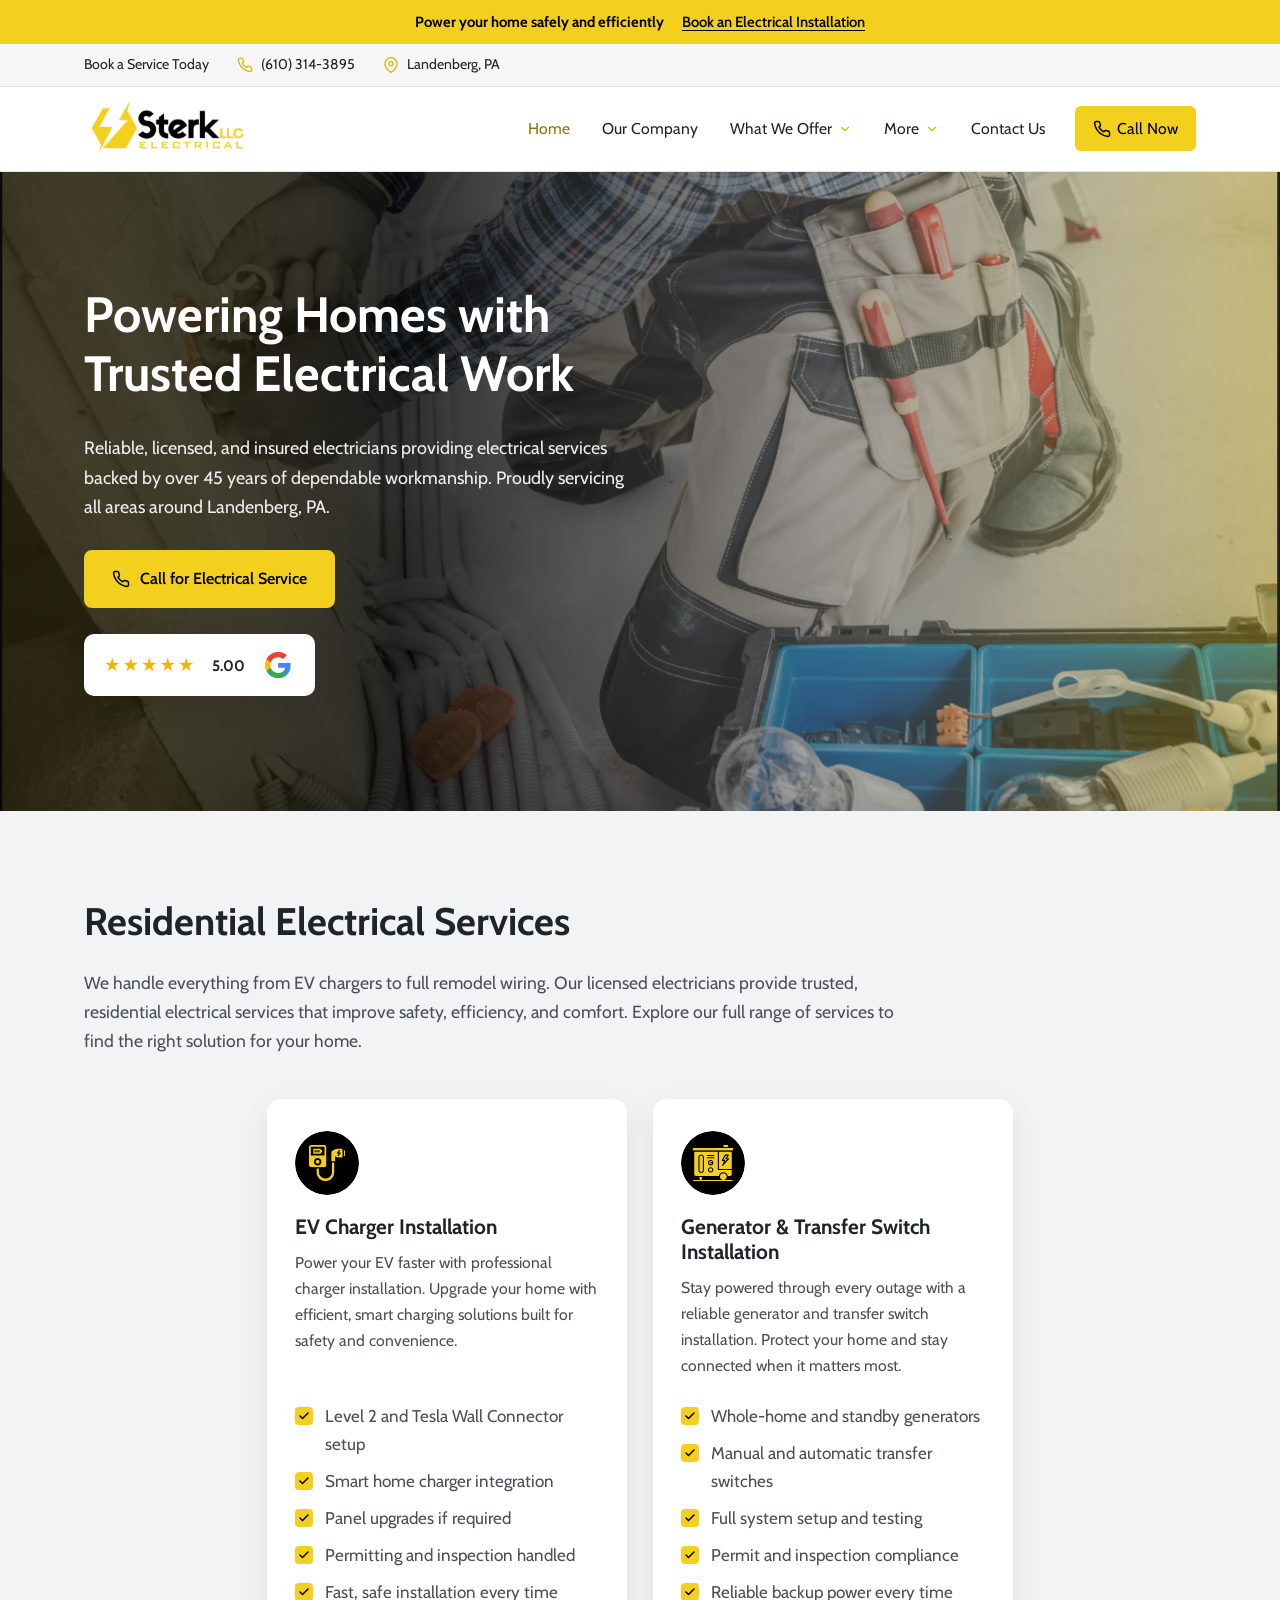
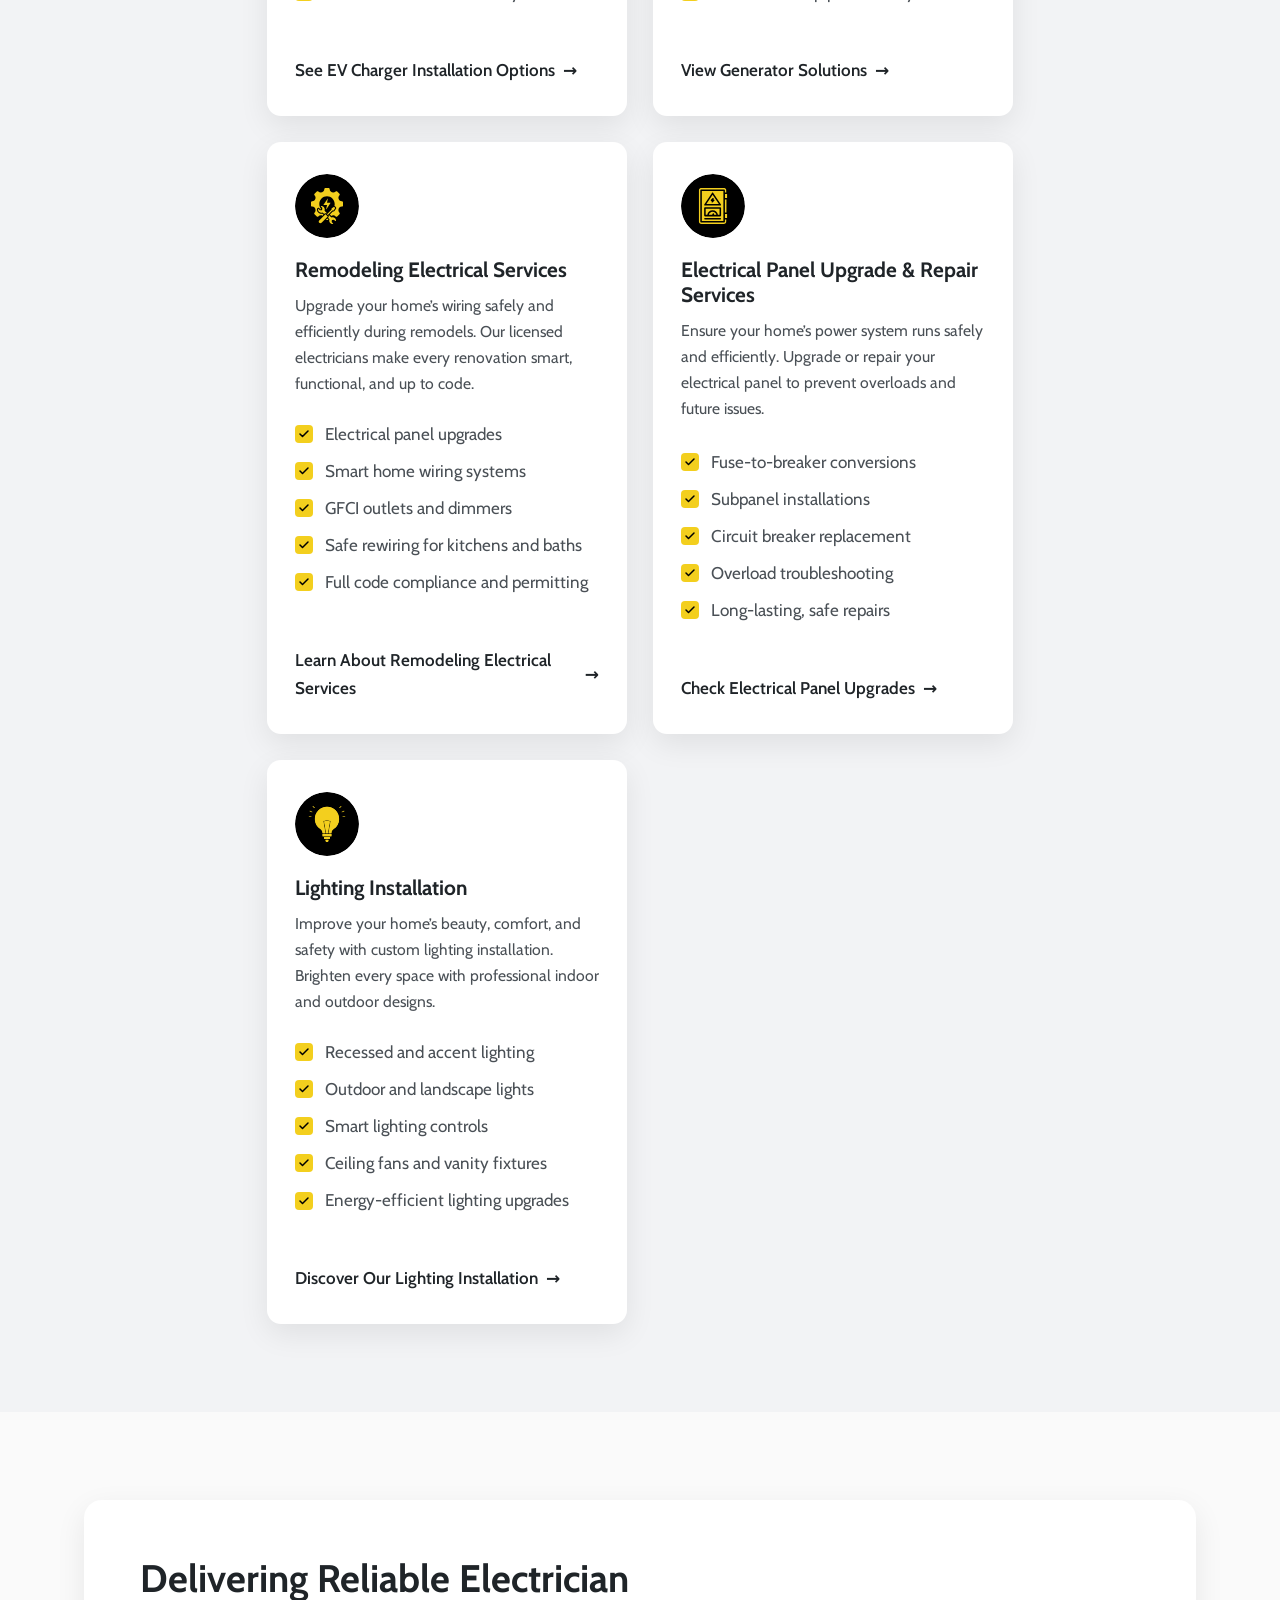
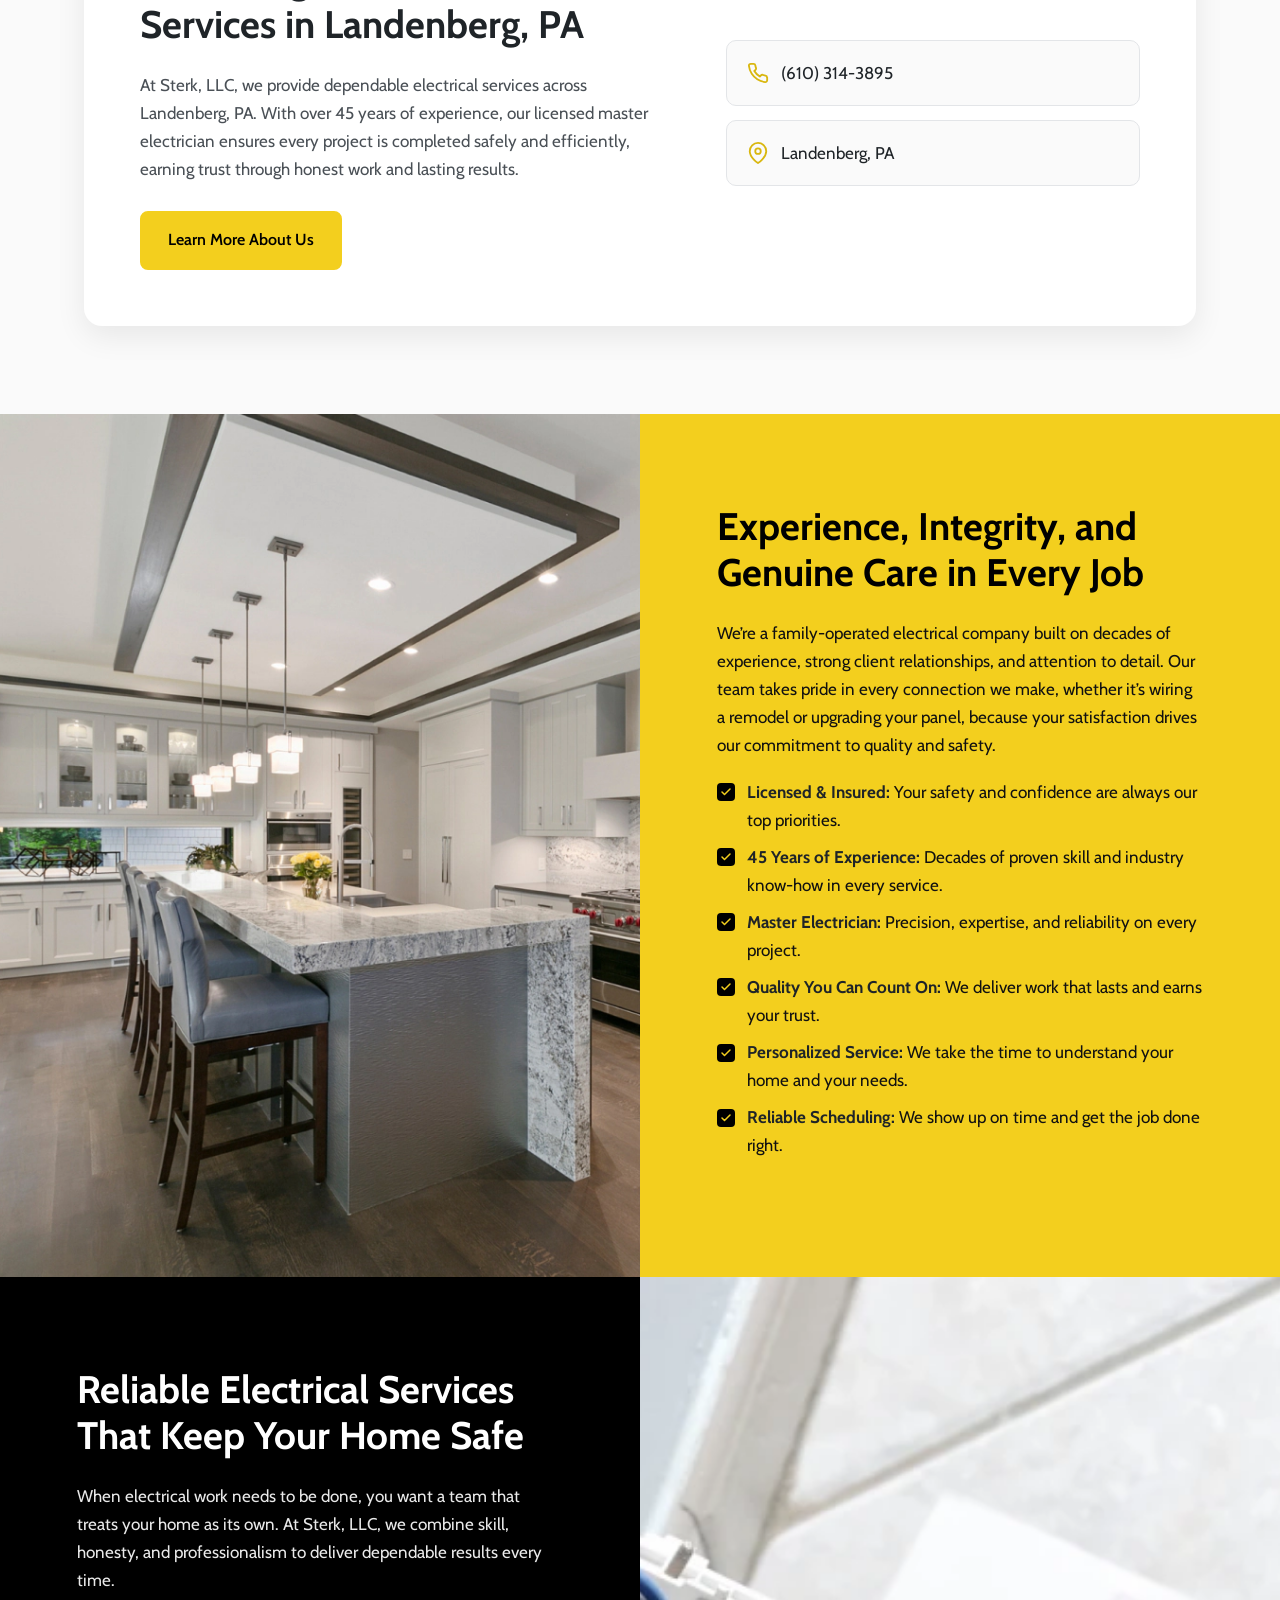
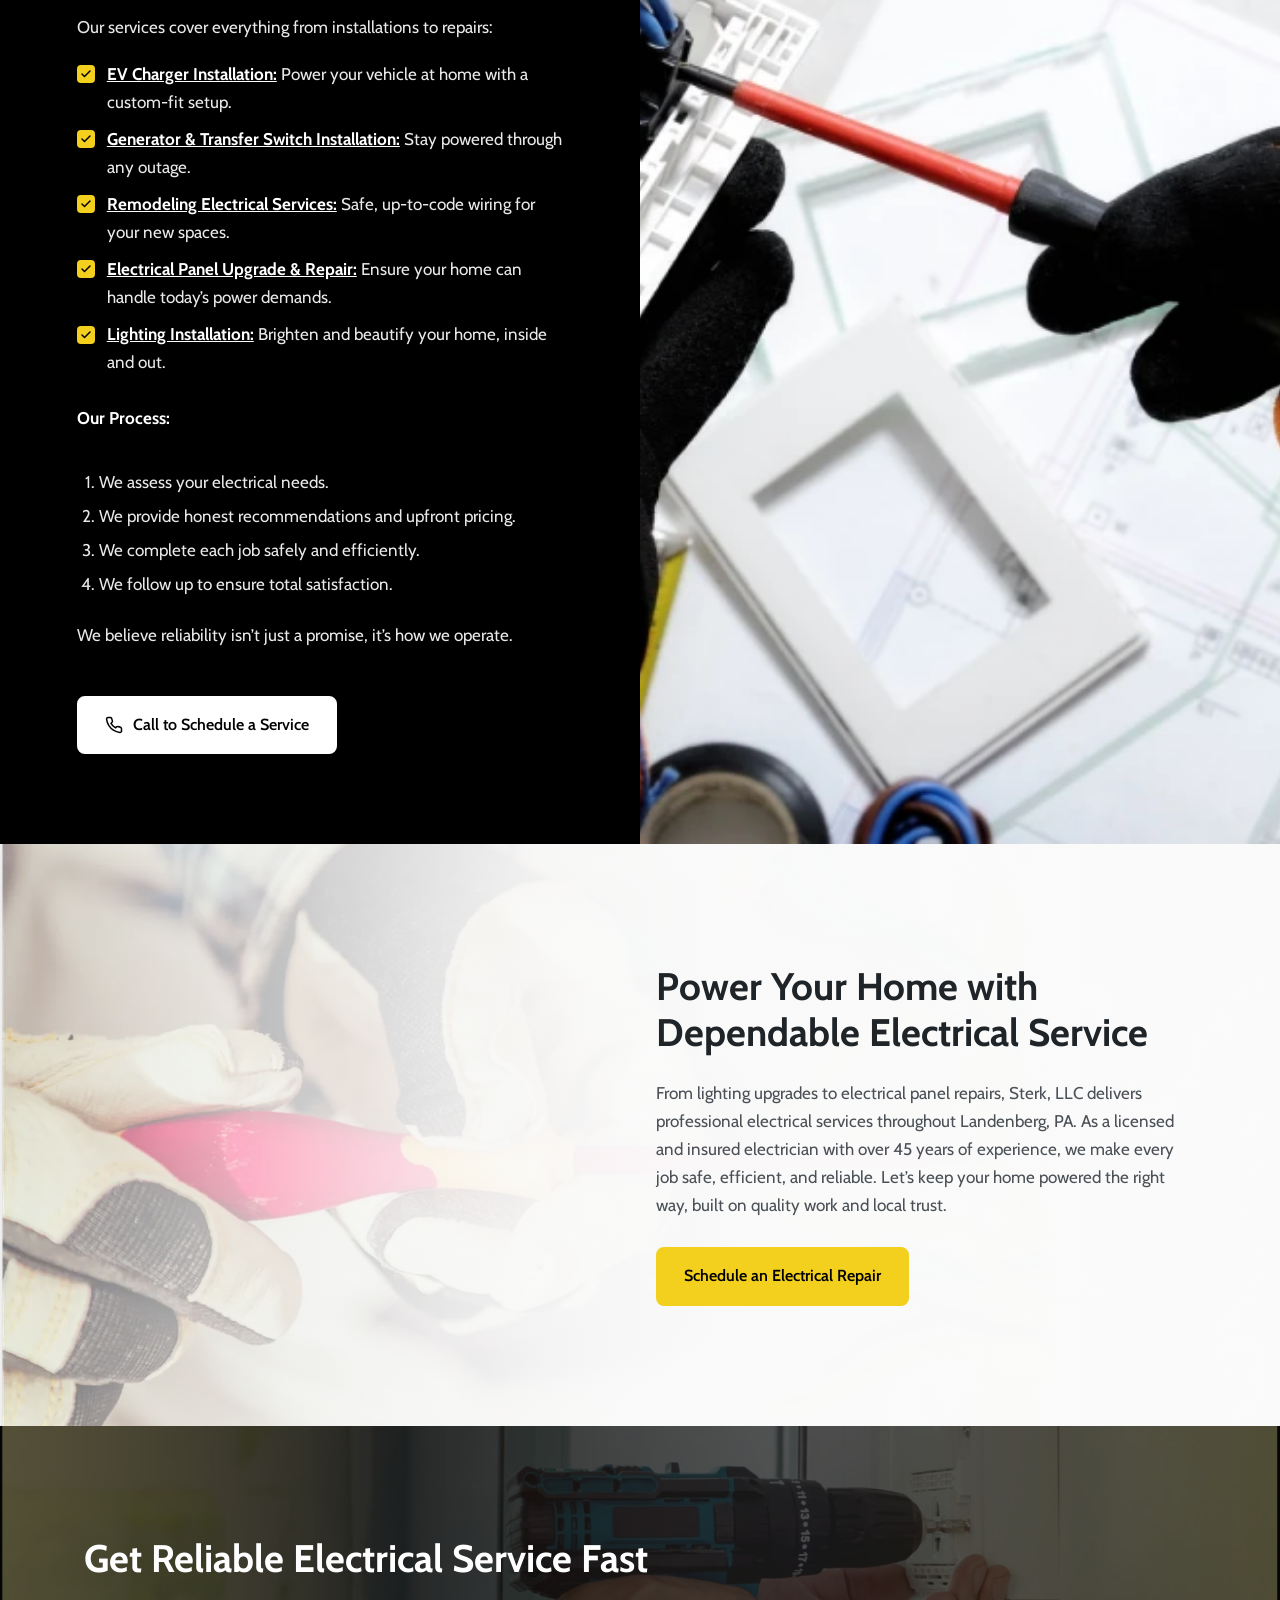
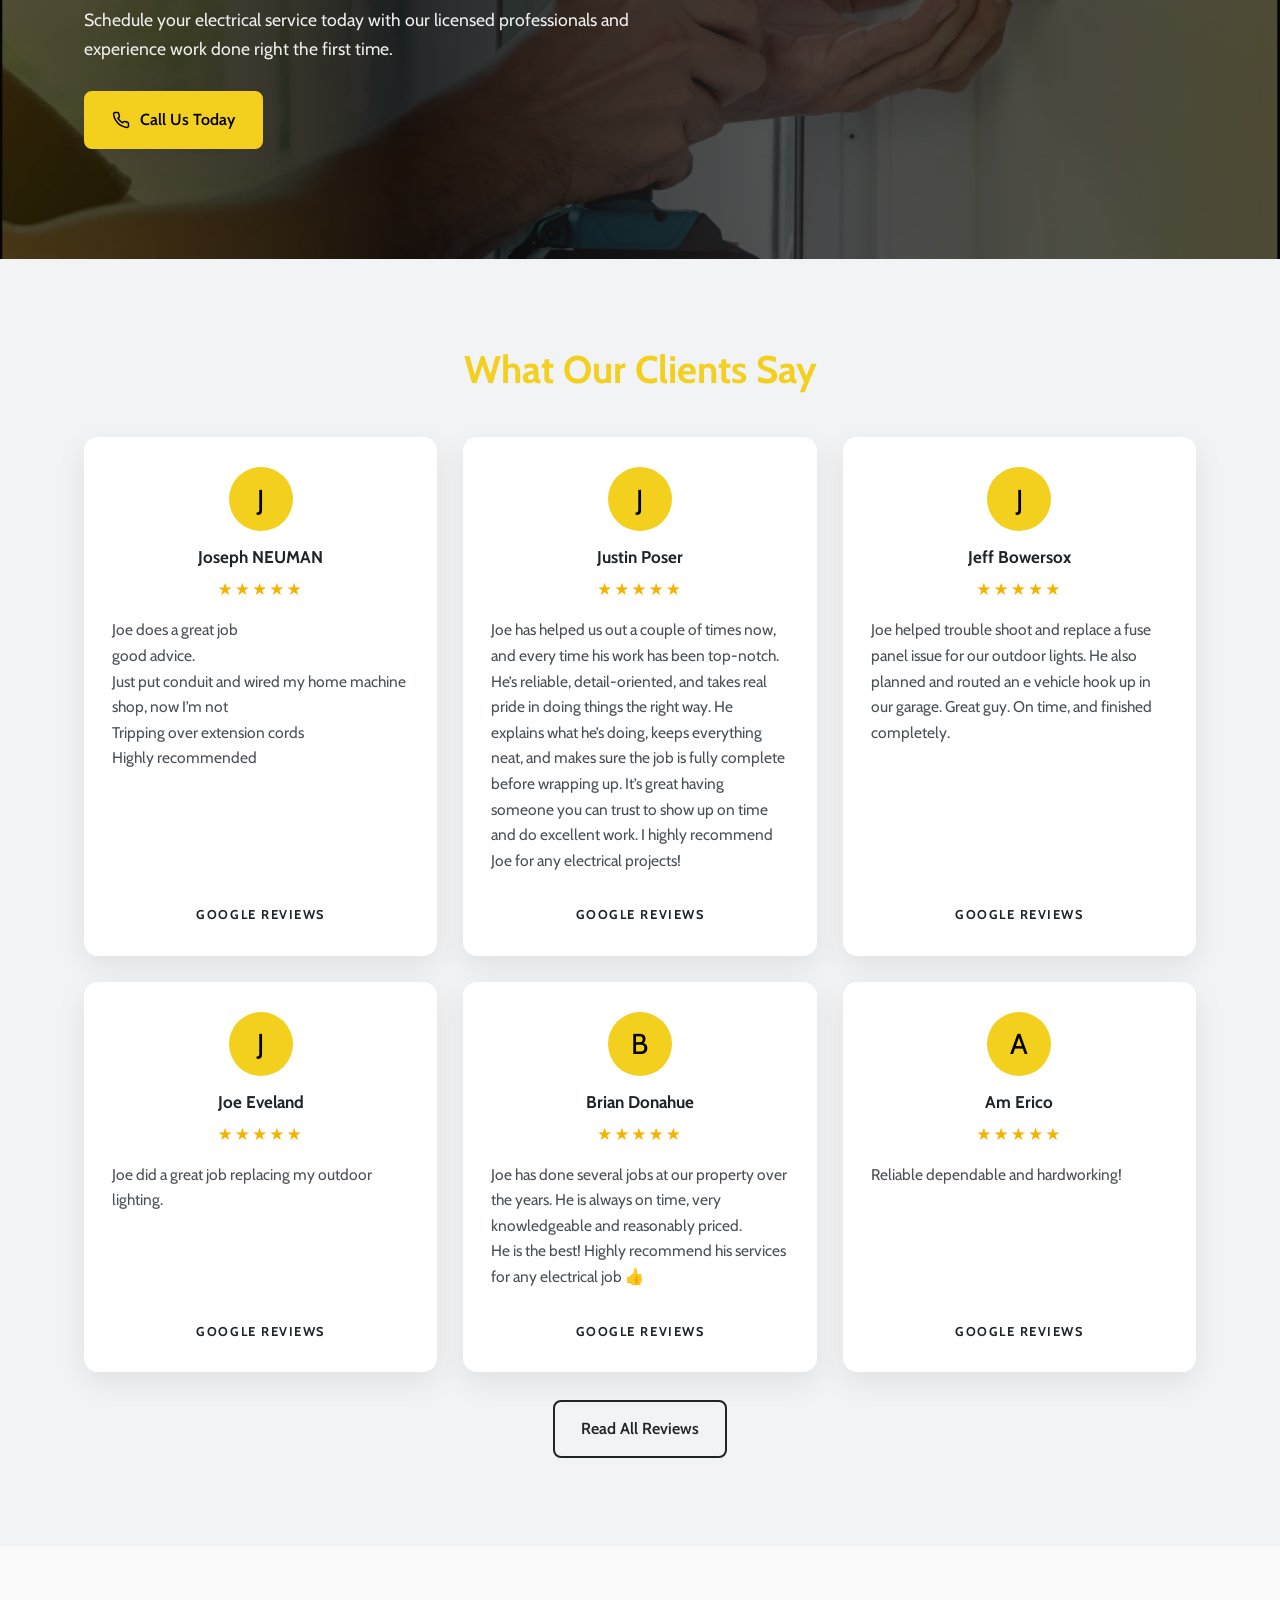
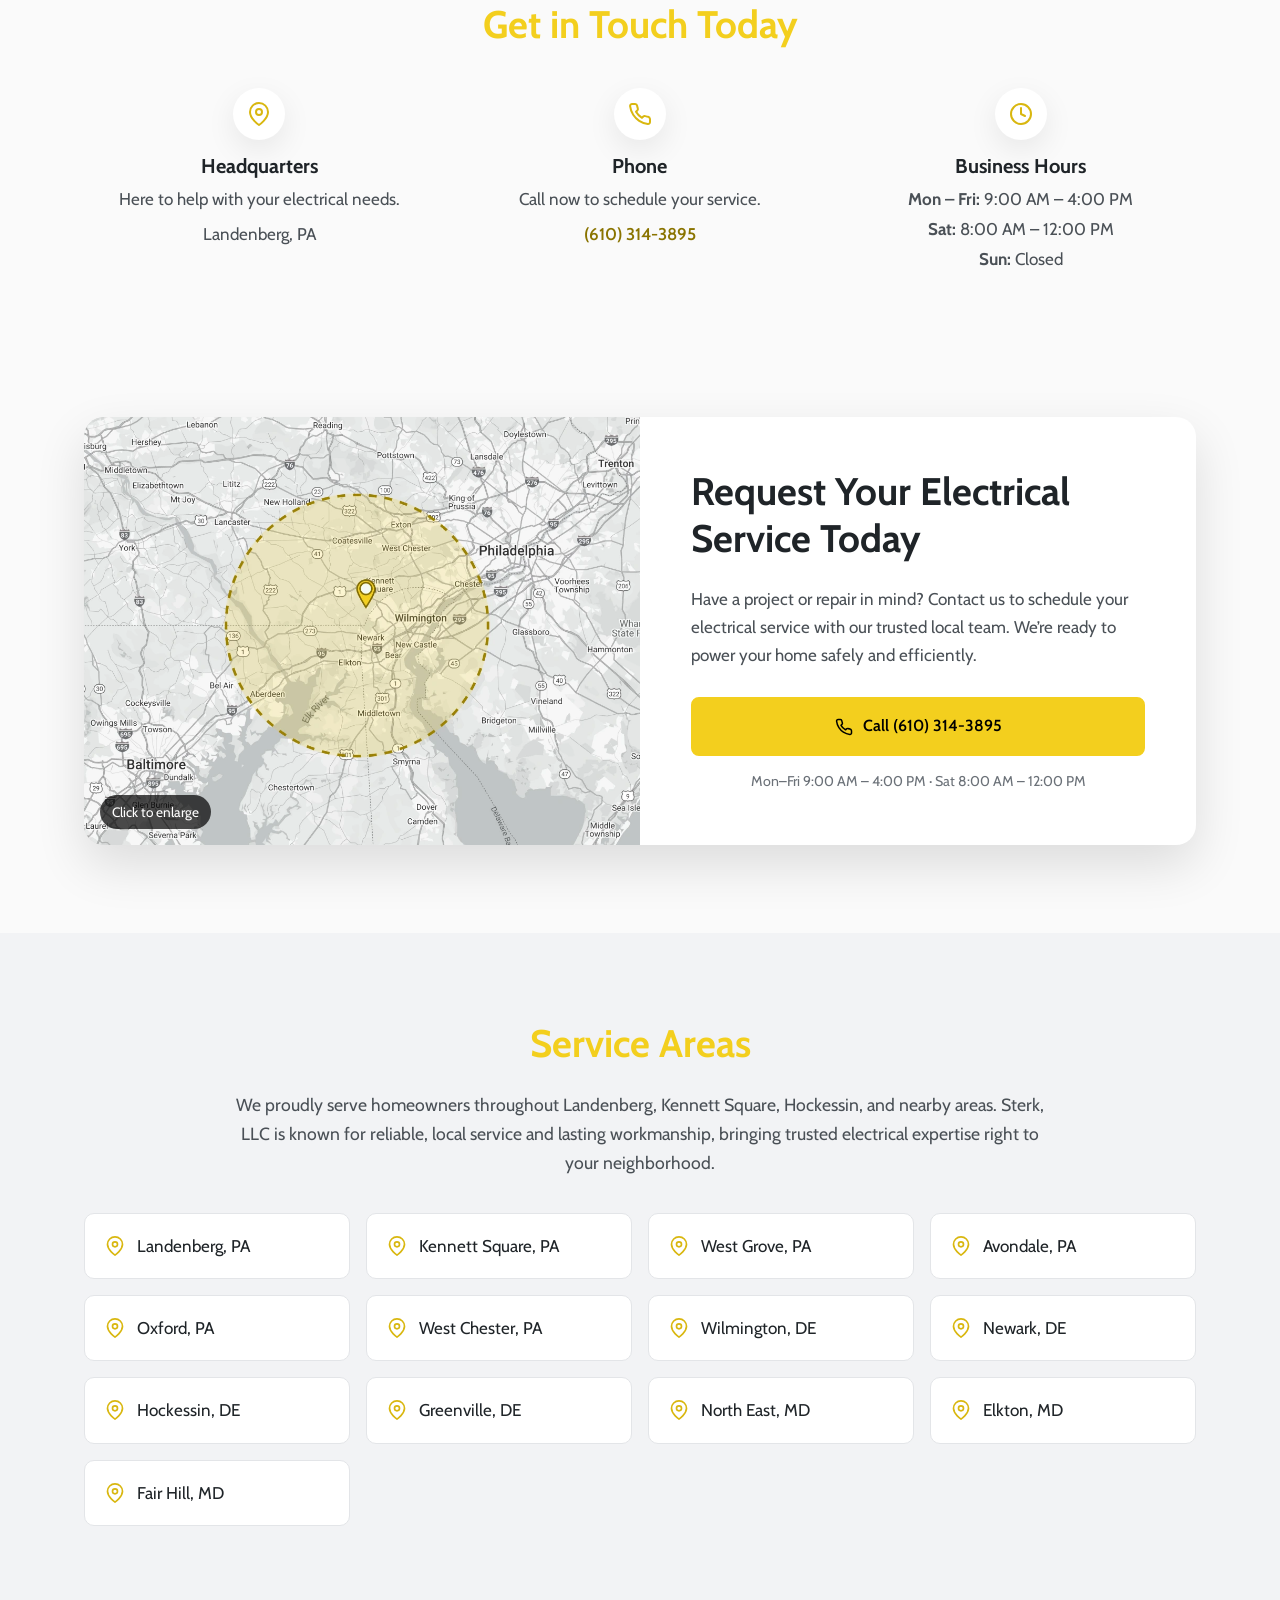
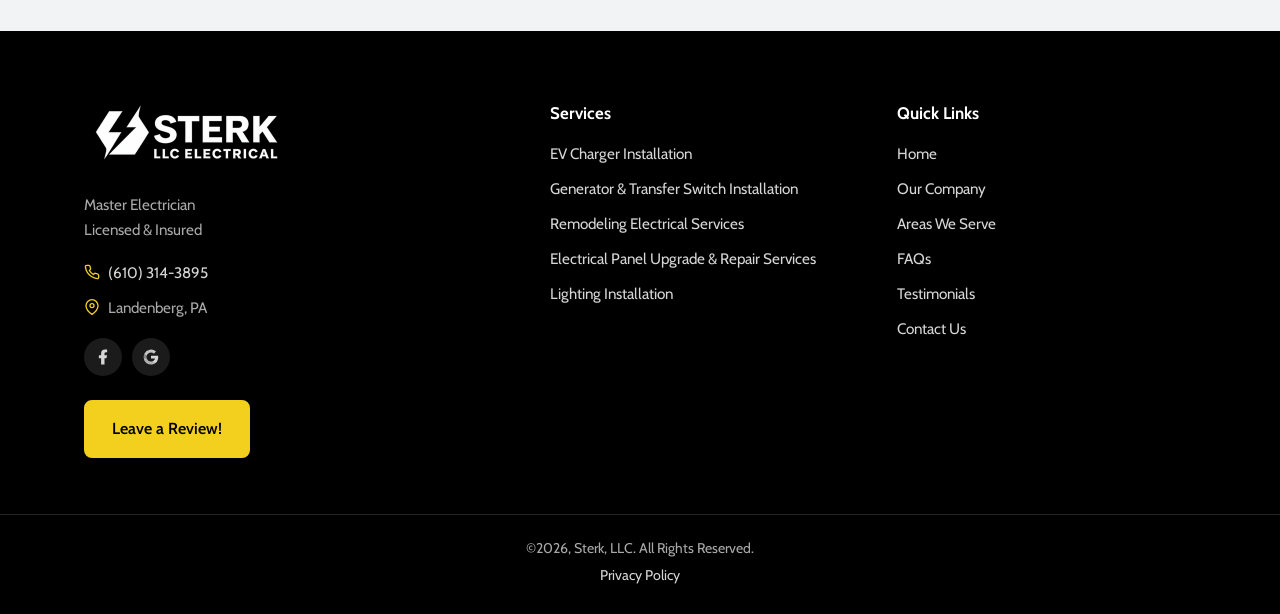
<file: index.html>
<!doctype html>
<html lang="en-US">
<head>
<meta charset="utf-8">
<meta name="viewport" content="width=device-width, initial-scale=1">
<title>Electrician Landenberg, PA | Sterk, LLC</title>
<meta name="description" content="Trusted residential electrician in Landenberg, PA. Call our team at (610) 314-3895 for reliable electrical service and 45 years of experience.">
<link rel="canonical" href="https://www.sterkelectric.com/">
<meta property="og:type" content="website">
<meta property="og:site_name" content="Sterk, LLC">
<meta property="og:title" content="Electrician Landenberg, PA | Sterk, LLC">
<meta property="og:description" content="Trusted residential electrician in Landenberg, PA. Call our team at (610) 314-3895 for reliable electrical service and 45 years of experience.">
<meta property="og:url" content="https://www.sterkelectric.com/">
<meta property="og:image" content="https://www.sterkelectric.com/assets/img/Sterk-LLC-SEO-image-basics.webp">
<link rel="icon" href="/assets/img/favicon-32x32.png" sizes="32x32">
<link rel="icon" href="/assets/img/favicon-192x192.png" sizes="192x192">
<link rel="apple-touch-icon" href="/assets/img/favicon-180x180.png">
<link rel="preconnect" href="https://fonts.googleapis.com">
<link rel="preconnect" href="https://fonts.gstatic.com" crossorigin>
<link href="https://fonts.googleapis.com/css2?family=Cabin:wght@400;500;600;700&display=swap" rel="stylesheet">
<link rel="stylesheet" href="/assets/css/style.css">
<script type="application/ld+json">{"@context":"https://schema.org","@type":"Electrician","name":"Sterk, LLC","url":"https://www.sterkelectric.com/","telephone":"+1-610-314-3895","image":"https://www.sterkelectric.com/assets/img/Sterk-LLC-SEO-image-basics.webp","logo":"https://www.sterkelectric.com/assets/img/Sterk-LLC-logo.png","address":{"@type":"PostalAddress","addressLocality":"Landenberg","addressRegion":"PA","addressCountry":"US"},"openingHoursSpecification":[{"@type":"OpeningHoursSpecification","dayOfWeek":["Monday","Tuesday","Wednesday","Thursday","Friday"],"opens":"09:00","closes":"16:00"},{"@type":"OpeningHoursSpecification","dayOfWeek":"Saturday","opens":"08:00","closes":"12:00"}],"areaServed":["Landenberg, PA","Kennett Square, PA","West Grove, PA","Avondale, PA","Oxford, PA","West Chester, PA","Wilmington, DE","Newark, DE","Hockessin, DE","Greenville, DE","North East, MD","Elkton, MD","Fair Hill, MD"],"sameAs":["https://www.facebook.com/sterkllc/"]}</script>
<!-- Google Tag Manager -->
<script>(function(w,d,s,l,i){w[l]=w[l]||[];w[l].push({'gtm.start':new Date().getTime(),event:'gtm.js'});var f=d.getElementsByTagName(s)[0],j=d.createElement(s),dl=l!='dataLayer'?'&l='+l:'';j.async=true;j.src='https://www.googletagmanager.com/gtm.js?id='+i+dl;f.parentNode.insertBefore(j,f);})(window,document,'script','dataLayer','GTM-58M3RPRC');</script>
<!-- Google Analytics -->
<script async src="https://www.googletagmanager.com/gtag/js?id=G-LF704M7Q73"></script>
<script>window.dataLayer=window.dataLayer||[];function gtag(){dataLayer.push(arguments);}gtag('js',new Date());gtag('config','G-LF704M7Q73');</script>
</head>
<body>
<noscript><iframe src="https://www.googletagmanager.com/ns.html?id=GTM-58M3RPRC" height="0" width="0" style="display:none;visibility:hidden"></iframe></noscript>
<a class="skip" href="#main">Skip to content</a>
<div class="promo"><div class="shell"><strong>Power your home safely and efficiently</strong><a href="tel:6103143895">Book an Electrical Installation</a></div></div>
<div class="topbar"><div class="shell"><span>Book a Service Today</span><a class="ico" href="tel:6103143895"><svg viewBox="0 0 24 24" fill="none" stroke="currentColor" stroke-width="2" stroke-linecap="round" stroke-linejoin="round" aria-hidden="true"><path d="M22 16.9v3a2 2 0 0 1-2.2 2 19.8 19.8 0 0 1-8.6-3.1 19.5 19.5 0 0 1-6-6A19.8 19.8 0 0 1 2.1 4.2 2 2 0 0 1 4.1 2h3a2 2 0 0 1 2 1.7c.1.9.4 1.8.7 2.7a2 2 0 0 1-.5 2.1L8 9.8a16 16 0 0 0 6 6l1.3-1.3a2 2 0 0 1 2.1-.4c.9.3 1.8.6 2.7.7a2 2 0 0 1 1.7 2z"/></svg> (610) 314-3895</a><span class="ico"><svg viewBox="0 0 24 24" fill="none" stroke="currentColor" stroke-width="2" stroke-linecap="round" stroke-linejoin="round" aria-hidden="true"><path d="M21 10c0 7-9 13-9 13S3 17 3 10a9 9 0 0 1 18 0z"/><circle cx="12" cy="10" r="3"/></svg> Landenberg, PA</span></div></div>
<header class="site-header"><div class="shell">
<a class="logo" href="/" aria-label="Sterk, LLC home"><img src="/assets/img/Sterk-LLC-logo.png" alt="Sterk LLC logo" width="232" height="82"></a>
<nav class="nav" id="nav" aria-label="Main">
<ul>
<li><a href="/" aria-current="page">Home</a></li>
<li><a href="/about/">Our Company</a></li>
<li class="has-dd"><button class="dd-toggle" aria-expanded="false">What We Offer <svg viewBox="0 0 24 24" fill="none" stroke="currentColor" stroke-width="2" stroke-linecap="round" stroke-linejoin="round" aria-hidden="true"><polyline points="6 9 12 15 18 9"/></svg></button><ul class="dropdown"><li><a href="/services/">All Services</a></li><li><a href="/services/ev-charger-installation/">EV Charger Installation</a></li><li><a href="/services/generator-installation/">Generator &amp; Transfer Switch Installation</a></li><li><a href="/services/electrical-remodeling-services/">Remodeling Electrical Services</a></li><li><a href="/services/electrical-panel-upgrade/">Electrical Panel Upgrade &amp; Repair Services</a></li><li><a href="/services/lighting-installation/">Lighting Installation</a></li></ul></li>
<li class="has-dd"><button class="dd-toggle" aria-expanded="false">More <svg viewBox="0 0 24 24" fill="none" stroke="currentColor" stroke-width="2" stroke-linecap="round" stroke-linejoin="round" aria-hidden="true"><polyline points="6 9 12 15 18 9"/></svg></button><ul class="dropdown"><li><a href="/areas-we-serve/">Areas We Serve</a></li><li><a href="/faqs/">FAQs</a></li><li><a href="/testimonials/">Testimonials</a></li></ul></li>
<li><a href="/contact/">Contact Us</a></li>
</ul>
<a class="btn btn--sm" href="tel:6103143895"><svg viewBox="0 0 24 24" fill="none" stroke="currentColor" stroke-width="2" stroke-linecap="round" stroke-linejoin="round" aria-hidden="true"><path d="M22 16.9v3a2 2 0 0 1-2.2 2 19.8 19.8 0 0 1-8.6-3.1 19.5 19.5 0 0 1-6-6A19.8 19.8 0 0 1 2.1 4.2 2 2 0 0 1 4.1 2h3a2 2 0 0 1 2 1.7c.1.9.4 1.8.7 2.7a2 2 0 0 1-.5 2.1L8 9.8a16 16 0 0 0 6 6l1.3-1.3a2 2 0 0 1 2.1-.4c.9.3 1.8.6 2.7.7a2 2 0 0 1 1.7 2z"/></svg> Call Now</a>
</nav>
<button class="menu-toggle" aria-label="Open menu" aria-controls="nav" aria-expanded="false"><svg viewBox="0 0 24 24" fill="none" stroke="currentColor" stroke-width="2" stroke-linecap="round" stroke-linejoin="round" aria-hidden="true"><line x1="3" y1="6" x2="21" y2="6"/><line x1="3" y1="12" x2="21" y2="12"/><line x1="3" y1="18" x2="21" y2="18"/></svg></button>
</div></header>
<main id="main">

<section class="hero">
<div class="hero__bg"><img src="/assets/img/Trusted-Electrical-Work-Hero.webp" alt="" width="1775" height="922" fetchpriority="high" decoding="async"><img src="/assets/img/Trusted-Electrical-Work-Hero-1.webp" alt="" width="1775" height="922" loading="lazy" decoding="async"></div>
<div class="shell"><div class="hero__content">
<h1>Powering Homes with Trusted Electrical Work</h1>
<p>Reliable, licensed, and insured electricians providing electrical services backed by over 45 years of dependable workmanship. Proudly servicing all areas around Landenberg, PA.</p>
<div class="btns"><a class="btn" href="tel:6103143895"><svg viewBox="0 0 24 24" fill="none" stroke="currentColor" stroke-width="2" stroke-linecap="round" stroke-linejoin="round" aria-hidden="true"><path d="M22 16.9v3a2 2 0 0 1-2.2 2 19.8 19.8 0 0 1-8.6-3.1 19.5 19.5 0 0 1-6-6A19.8 19.8 0 0 1 2.1 4.2 2 2 0 0 1 4.1 2h3a2 2 0 0 1 2 1.7c.1.9.4 1.8.7 2.7a2 2 0 0 1-.5 2.1L8 9.8a16 16 0 0 0 6 6l1.3-1.3a2 2 0 0 1 2.1-.4c.9.3 1.8.6 2.7.7a2 2 0 0 1 1.7 2z"/></svg> Call for Electrical Service</a></div>
<a class="badge" href="/testimonials/"><span class="stars" aria-hidden="true">★★★★★</span><strong>5.00</strong><img src="/assets/img/Rounded-Badge-Google.svg" alt="Google reviews" width="34" height="34"></a>
</div></div>
</section>

<section class="section section--alt"><div class="shell">
<h2>Residential Electrical Services</h2>
<p class="lead">We handle everything from EV chargers to full remodel wiring. Our licensed electricians provide trusted, residential electrical services that improve safety, efficiency, and comfort. Explore our full range of services to find the right solution for your home.</p>
<div class="cards"><article class="card"><img class="card__icon" src="/assets/img/EV-charger-installation-icon.svg" alt="" width="64" height="64">
<h3>EV Charger Installation</h3><p>Power your EV faster with professional charger installation. Upgrade your home with efficient, smart charging solutions built for safety and convenience.</p><ul class="checks"><li>Level 2 and Tesla Wall Connector setup</li><li>Smart home charger integration</li><li>Panel upgrades if required</li><li>Permitting and inspection handled</li><li>Fast, safe installation every time</li></ul>
<a class="more" href="/services/ev-charger-installation/">See EV Charger Installation Options</a></article>
<article class="card"><img class="card__icon" src="/assets/img/generator-installation-icon.svg" alt="" width="64" height="64">
<h3>Generator &amp; Transfer Switch Installation</h3><p>Stay powered through every outage with a reliable generator and transfer switch installation. Protect your home and stay connected when it matters most.</p><ul class="checks"><li>Whole-home and standby generators</li><li>Manual and automatic transfer switches</li><li>Full system setup and testing</li><li>Permit and inspection compliance</li><li>Reliable backup power every time</li></ul>
<a class="more" href="/services/generator-installation/">View Generator Solutions</a></article>
<article class="card"><img class="card__icon" src="/assets/img/remodeling-electrical-services-icon.svg" alt="" width="64" height="64">
<h3>Remodeling Electrical Services</h3><p>Upgrade your home’s wiring safely and efficiently during remodels. Our licensed electricians make every renovation smart, functional, and up to code.</p><ul class="checks"><li>Electrical panel upgrades</li><li>Smart home wiring systems</li><li>GFCI outlets and dimmers</li><li>Safe rewiring for kitchens and baths</li><li>Full code compliance and permitting</li></ul>
<a class="more" href="/services/electrical-remodeling-services/">Learn About Remodeling Electrical Services</a></article>
<article class="card"><img class="card__icon" src="/assets/img/electrical-panel-upgrade-icon.svg" alt="" width="64" height="64">
<h3>Electrical Panel Upgrade &amp; Repair Services</h3><p>Ensure your home’s power system runs safely and efficiently. Upgrade or repair your electrical panel to prevent overloads and future issues.</p><ul class="checks"><li>Fuse-to-breaker conversions</li><li>Subpanel installations</li><li>Circuit breaker replacement</li><li>Overload troubleshooting</li><li>Long-lasting, safe repairs</li></ul>
<a class="more" href="/services/electrical-panel-upgrade/">Check Electrical Panel Upgrades</a></article>
<article class="card"><img class="card__icon" src="/assets/img/lighting-installation-icon.svg" alt="" width="64" height="64">
<h3>Lighting Installation</h3><p>Improve your home’s beauty, comfort, and safety with custom lighting installation. Brighten every space with professional indoor and outdoor designs.</p><ul class="checks"><li>Recessed and accent lighting</li><li>Outdoor and landscape lights</li><li>Smart lighting controls</li><li>Ceiling fans and vanity fixtures</li><li>Energy-efficient lighting upgrades</li></ul>
<a class="more" href="/services/lighting-installation/">Discover Our Lighting Installation</a></article></div>
</div></section>

<section class="section"><div class="shell"><div class="panel">
<div><h2>Delivering Reliable Electrician Services in Landenberg, PA</h2>
<p>At Sterk, LLC, we provide dependable electrical services across Landenberg, PA. With over 45 years of experience, our licensed master electrician ensures every project is completed safely and efficiently, earning trust through honest work and lasting results.</p>
<div class="btns"><a class="btn" href="/about/">Learn More About Us</a></div></div>
<div class="contact-pills"><a class="pill" href="tel:6103143895"><svg viewBox="0 0 24 24" fill="none" stroke="currentColor" stroke-width="2" stroke-linecap="round" stroke-linejoin="round" aria-hidden="true"><path d="M22 16.9v3a2 2 0 0 1-2.2 2 19.8 19.8 0 0 1-8.6-3.1 19.5 19.5 0 0 1-6-6A19.8 19.8 0 0 1 2.1 4.2 2 2 0 0 1 4.1 2h3a2 2 0 0 1 2 1.7c.1.9.4 1.8.7 2.7a2 2 0 0 1-.5 2.1L8 9.8a16 16 0 0 0 6 6l1.3-1.3a2 2 0 0 1 2.1-.4c.9.3 1.8.6 2.7.7a2 2 0 0 1 1.7 2z"/></svg> (610) 314-3895</a><span class="pill"><svg viewBox="0 0 24 24" fill="none" stroke="currentColor" stroke-width="2" stroke-linecap="round" stroke-linejoin="round" aria-hidden="true"><path d="M21 10c0 7-9 13-9 13S3 17 3 10a9 9 0 0 1 18 0z"/><circle cx="12" cy="10" r="3"/></svg> Landenberg, PA</span></div>
</div></div></section>

<section class="split split--yellow">
<div class="split__media"><img src="/assets/img/Kitchen-with-nice-lighting.webp" alt="Kitchen with nice lighting" width="894" height="912" loading="lazy" decoding="async"></div>
<div class="split__body">
<h2>Experience, Integrity, and Genuine Care in Every Job</h2>
<p>We’re a family-operated electrical company built on decades of experience, strong client relationships, and attention to detail. Our team takes pride in every connection we make, whether it’s wiring a remodel or upgrading your panel, because your satisfaction drives our commitment to quality and safety.</p>
<ul class="checks">
<li><strong>Licensed &amp; Insured:</strong> Your safety and confidence are always our top priorities.</li>
<li><strong>45 Years of Experience:</strong> Decades of proven skill and industry know-how in every service.</li>
<li><strong>Master Electrician:</strong> Precision, expertise, and reliability on every project.</li>
<li><strong>Quality You Can Count On:</strong> We deliver work that lasts and earns your trust.</li>
<li><strong>Personalized Service:</strong> We take the time to understand your home and your needs.</li>
<li><strong>Reliable Scheduling:</strong> We show up on time and get the job done right.</li>
</ul>
</div>
</section>

<section class="split split--dark split--reverse">
<div class="split__body">
<h2>Reliable Electrical Services That Keep Your Home Safe</h2>
<p>When electrical work needs to be done, you want a team that treats your home as its own. At Sterk, LLC, we combine skill, honesty, and professionalism to deliver dependable results every time.</p>
<p>Our services cover everything from installations to repairs:</p>
<ul class="checks">
<li><a href="/services/ev-charger-installation/"><strong>EV Charger Installation:</strong></a> Power your vehicle at home with a custom-fit setup.</li>
<li><a href="/services/generator-installation/"><strong>Generator &amp; Transfer Switch Installation:</strong></a> Stay powered through any outage.</li>
<li><a href="/services/electrical-remodeling-services/"><strong>Remodeling Electrical Services:</strong></a> Safe, up-to-code wiring for your new spaces.</li>
<li><a href="/services/electrical-panel-upgrade/"><strong>Electrical Panel Upgrade &amp; Repair:</strong></a> Ensure your home can handle today’s power demands.</li>
<li><a href="/services/lighting-installation/"><strong>Lighting Installation:</strong></a> Brighten and beautify your home, inside and out.</li>
</ul>
<p><strong>Our Process:</strong></p>
<ol>
<li>We assess your electrical needs.</li>
<li>We provide honest recommendations and upfront pricing.</li>
<li>We complete each job safely and efficiently.</li>
<li>We follow up to ensure total satisfaction.</li>
</ol>
<p>We believe reliability isn’t just a promise, it’s how we operate.</p>
<div class="btns"><a class="btn btn--white" href="tel:6103143895"><svg viewBox="0 0 24 24" fill="none" stroke="currentColor" stroke-width="2" stroke-linecap="round" stroke-linejoin="round" aria-hidden="true"><path d="M22 16.9v3a2 2 0 0 1-2.2 2 19.8 19.8 0 0 1-8.6-3.1 19.5 19.5 0 0 1-6-6A19.8 19.8 0 0 1 2.1 4.2 2 2 0 0 1 4.1 2h3a2 2 0 0 1 2 1.7c.1.9.4 1.8.7 2.7a2 2 0 0 1-.5 2.1L8 9.8a16 16 0 0 0 6 6l1.3-1.3a2 2 0 0 1 2.1-.4c.9.3 1.8.6 2.7.7a2 2 0 0 1 1.7 2z"/></svg> Call to Schedule a Service</a></div>
</div>
<div class="split__media"><img src="/assets/img/Reliable-Electrical-Services.webp" alt="Reliable Electrical Services" width="960" height="600" loading="lazy" decoding="async"></div>
</section>

<section class="feature" style="background-image:url('/assets/img/Dependable-Electrical-Service-1.webp')"><div class="shell"><div class="feature__body">
<h2>Power Your Home with Dependable Electrical Service</h2>
<p>From lighting upgrades to electrical panel repairs, Sterk, LLC delivers professional electrical services throughout Landenberg, PA. As a licensed and insured electrician with over 45 years of experience, we make every job safe, efficient, and reliable. Let’s keep your home powered the right way, built on quality work and local trust.</p>
<div class="btns"><a class="btn" href="/contact/">Schedule an Electrical Repair</a></div>
</div></div></section>

<section class="cta" style="background-image:url('/assets/img/Trusted-Electrical-Work-Hero-1.webp')"><div class="shell">
<h2>Get Reliable Electrical Service Fast</h2>
<p>Schedule your electrical service today with our licensed professionals and experience work done right the first time.</p>
<div class="btns"><a class="btn" href="tel:6103143895"><svg viewBox="0 0 24 24" fill="none" stroke="currentColor" stroke-width="2" stroke-linecap="round" stroke-linejoin="round" aria-hidden="true"><path d="M22 16.9v3a2 2 0 0 1-2.2 2 19.8 19.8 0 0 1-8.6-3.1 19.5 19.5 0 0 1-6-6A19.8 19.8 0 0 1 2.1 4.2 2 2 0 0 1 4.1 2h3a2 2 0 0 1 2 1.7c.1.9.4 1.8.7 2.7a2 2 0 0 1-.5 2.1L8 9.8a16 16 0 0 0 6 6l1.3-1.3a2 2 0 0 1 2.1-.4c.9.3 1.8.6 2.7.7a2 2 0 0 1 1.7 2z"/></svg> Call Us Today</a></div>
</div></section>

<section class="section section--alt"><div class="shell center">
<h2 class="title-yellow">What Our Clients Say</h2>
<div class="reviews">
<!--
  HOW TO ADD A NEW GOOGLE REVIEW
  1. Copy the example below and paste it right under this comment, so the newest review comes first.
  2. Change the letter in the circle, the name, and the review text. Use <br> for a line break.
  3. Change the number of stars if needed (both the aria-label and the ★ characters).
  The home page shows the 6 newest reviews: when you add one here, delete the last card in this list.
  <article class="review"><div class="review__avatar" aria-hidden="true">J</div>
  <p class="review__name">Jane Smith</p><div class="stars" aria-label="5 out of 5 stars">★★★★★</div>
  <p class="review__text">Review text goes here.</p><p class="review__src">Google Reviews</p></article>
-->
<article class="review"><div class="review__avatar" aria-hidden="true">J</div>
<p class="review__name">Joseph NEUMAN</p><div class="stars" aria-label="5 out of 5 stars">★★★★★</div>
<p class="review__text">Joe does a great job<br>good advice.<br>Just put conduit and wired my home machine shop, now I’m not<br>Tripping over extension cords<br>Highly recommended</p><p class="review__src">Google Reviews</p></article>
<article class="review"><div class="review__avatar" aria-hidden="true">J</div>
<p class="review__name">Justin Poser</p><div class="stars" aria-label="5 out of 5 stars">★★★★★</div>
<p class="review__text">Joe has helped us out a couple of times now, and every time his work has been top-notch. He’s reliable, detail-oriented, and takes real pride in doing things the right way. He explains what he’s doing, keeps everything neat, and makes sure the job is fully complete before wrapping up. It’s great having someone you can trust to show up on time and do excellent work. I highly recommend Joe for any electrical projects!</p><p class="review__src">Google Reviews</p></article>
<article class="review"><div class="review__avatar" aria-hidden="true">J</div>
<p class="review__name">Jeff Bowersox</p><div class="stars" aria-label="5 out of 5 stars">★★★★★</div>
<p class="review__text">Joe helped trouble shoot and replace a fuse panel issue for our outdoor lights. He also planned and routed an e vehicle hook up in our garage. Great guy. On time, and finished completely.</p><p class="review__src">Google Reviews</p></article>
<article class="review"><div class="review__avatar" aria-hidden="true">J</div>
<p class="review__name">Joe Eveland</p><div class="stars" aria-label="5 out of 5 stars">★★★★★</div>
<p class="review__text">Joe did a great job replacing my outdoor lighting.</p><p class="review__src">Google Reviews</p></article>
<article class="review"><div class="review__avatar" aria-hidden="true">B</div>
<p class="review__name">Brian Donahue</p><div class="stars" aria-label="5 out of 5 stars">★★★★★</div>
<p class="review__text">Joe has done several jobs at our property over the years. He is always on time, very knowledgeable and reasonably priced.<br>He is the best! Highly recommend his services for any electrical job 👍</p><p class="review__src">Google Reviews</p></article>
<article class="review"><div class="review__avatar" aria-hidden="true">A</div>
<p class="review__name">Am Erico</p><div class="stars" aria-label="5 out of 5 stars">★★★★★</div>
<p class="review__text">Reliable dependable and hardworking!</p><p class="review__src">Google Reviews</p></article></div>
<div class="btns"><a class="btn btn--outline" href="/testimonials/">Read All Reviews</a></div>
</div></section>

<section class="section section--tight"><div class="shell center"><h2 class="title-yellow">Get in Touch Today</h2>
<div class="info"><div><div class="info__icon"><svg viewBox="0 0 24 24" fill="none" stroke="currentColor" stroke-width="2" stroke-linecap="round" stroke-linejoin="round" aria-hidden="true"><path d="M21 10c0 7-9 13-9 13S3 17 3 10a9 9 0 0 1 18 0z"/><circle cx="12" cy="10" r="3"/></svg></div><h3>Headquarters</h3><p>Here to help with your electrical needs.</p><p>Landenberg, PA</p></div><div><div class="info__icon"><svg viewBox="0 0 24 24" fill="none" stroke="currentColor" stroke-width="2" stroke-linecap="round" stroke-linejoin="round" aria-hidden="true"><path d="M22 16.9v3a2 2 0 0 1-2.2 2 19.8 19.8 0 0 1-8.6-3.1 19.5 19.5 0 0 1-6-6A19.8 19.8 0 0 1 2.1 4.2 2 2 0 0 1 4.1 2h3a2 2 0 0 1 2 1.7c.1.9.4 1.8.7 2.7a2 2 0 0 1-.5 2.1L8 9.8a16 16 0 0 0 6 6l1.3-1.3a2 2 0 0 1 2.1-.4c.9.3 1.8.6 2.7.7a2 2 0 0 1 1.7 2z"/></svg></div><h3>Phone</h3><p>Call now to schedule your service.</p><p><a href="tel:6103143895">(610) 314-3895</a></p></div><div><div class="info__icon"><svg viewBox="0 0 24 24" fill="none" stroke="currentColor" stroke-width="2" stroke-linecap="round" stroke-linejoin="round" aria-hidden="true"><circle cx="12" cy="12" r="10"/><polyline points="12 6 12 12 16 14"/></svg></div><h3>Business Hours</h3><div class="hours"><span><strong>Mon – Fri:</strong> 9:00 AM – 4:00 PM</span><span><strong>Sat:</strong> 8:00 AM – 12:00 PM</span><span><strong>Sun:</strong> Closed</span></div></div></div></div></section>
<section class="section"><div class="shell">
<div class="mapbox"><a class="mapbox__map" href="/assets/img/MAP-Full.webp" target="_blank" rel="noopener"><img src="/assets/img/MAP-Big.webp" alt="Map of the Sterk, LLC service area" width="1157" height="815" loading="lazy" decoding="async"><span>Click to enlarge</span></a>
<div class="mapbox__body"><h2>Request Your Electrical Service Today</h2><p>Have a project or repair in mind? Contact us to schedule your electrical service with our trusted local team. We’re ready to power your home safely and efficiently.</p><div class="reach"><a class="btn" href="tel:6103143895"><svg viewBox="0 0 24 24" fill="none" stroke="currentColor" stroke-width="2" stroke-linecap="round" stroke-linejoin="round" aria-hidden="true"><path d="M22 16.9v3a2 2 0 0 1-2.2 2 19.8 19.8 0 0 1-8.6-3.1 19.5 19.5 0 0 1-6-6A19.8 19.8 0 0 1 2.1 4.2 2 2 0 0 1 4.1 2h3a2 2 0 0 1 2 1.7c.1.9.4 1.8.7 2.7a2 2 0 0 1-.5 2.1L8 9.8a16 16 0 0 0 6 6l1.3-1.3a2 2 0 0 1 2.1-.4c.9.3 1.8.6 2.7.7a2 2 0 0 1 1.7 2z"/></svg> Call (610) 314-3895</a>
<small>Mon–Fri 9:00 AM – 4:00 PM &middot; Sat 8:00 AM – 12:00 PM</small></div></div></div></div></section>

<section class="section section--alt"><div class="shell center">
<h2 class="title-yellow">Service Areas</h2>
<p class="lead">We proudly serve homeowners throughout Landenberg, Kennett Square, Hockessin, and nearby areas. Sterk, LLC is known for reliable, local service and lasting workmanship, bringing trusted electrical expertise right to your neighborhood.</p>
<ul class="areas"><li><svg viewBox="0 0 24 24" fill="none" stroke="currentColor" stroke-width="2" stroke-linecap="round" stroke-linejoin="round" aria-hidden="true"><path d="M21 10c0 7-9 13-9 13S3 17 3 10a9 9 0 0 1 18 0z"/><circle cx="12" cy="10" r="3"/></svg>Landenberg, PA</li><li><svg viewBox="0 0 24 24" fill="none" stroke="currentColor" stroke-width="2" stroke-linecap="round" stroke-linejoin="round" aria-hidden="true"><path d="M21 10c0 7-9 13-9 13S3 17 3 10a9 9 0 0 1 18 0z"/><circle cx="12" cy="10" r="3"/></svg>Kennett Square, PA</li><li><svg viewBox="0 0 24 24" fill="none" stroke="currentColor" stroke-width="2" stroke-linecap="round" stroke-linejoin="round" aria-hidden="true"><path d="M21 10c0 7-9 13-9 13S3 17 3 10a9 9 0 0 1 18 0z"/><circle cx="12" cy="10" r="3"/></svg>West Grove, PA</li><li><svg viewBox="0 0 24 24" fill="none" stroke="currentColor" stroke-width="2" stroke-linecap="round" stroke-linejoin="round" aria-hidden="true"><path d="M21 10c0 7-9 13-9 13S3 17 3 10a9 9 0 0 1 18 0z"/><circle cx="12" cy="10" r="3"/></svg>Avondale, PA</li><li><svg viewBox="0 0 24 24" fill="none" stroke="currentColor" stroke-width="2" stroke-linecap="round" stroke-linejoin="round" aria-hidden="true"><path d="M21 10c0 7-9 13-9 13S3 17 3 10a9 9 0 0 1 18 0z"/><circle cx="12" cy="10" r="3"/></svg>Oxford, PA</li><li><svg viewBox="0 0 24 24" fill="none" stroke="currentColor" stroke-width="2" stroke-linecap="round" stroke-linejoin="round" aria-hidden="true"><path d="M21 10c0 7-9 13-9 13S3 17 3 10a9 9 0 0 1 18 0z"/><circle cx="12" cy="10" r="3"/></svg>West Chester, PA</li><li><svg viewBox="0 0 24 24" fill="none" stroke="currentColor" stroke-width="2" stroke-linecap="round" stroke-linejoin="round" aria-hidden="true"><path d="M21 10c0 7-9 13-9 13S3 17 3 10a9 9 0 0 1 18 0z"/><circle cx="12" cy="10" r="3"/></svg>Wilmington, DE</li><li><svg viewBox="0 0 24 24" fill="none" stroke="currentColor" stroke-width="2" stroke-linecap="round" stroke-linejoin="round" aria-hidden="true"><path d="M21 10c0 7-9 13-9 13S3 17 3 10a9 9 0 0 1 18 0z"/><circle cx="12" cy="10" r="3"/></svg>Newark, DE</li><li><svg viewBox="0 0 24 24" fill="none" stroke="currentColor" stroke-width="2" stroke-linecap="round" stroke-linejoin="round" aria-hidden="true"><path d="M21 10c0 7-9 13-9 13S3 17 3 10a9 9 0 0 1 18 0z"/><circle cx="12" cy="10" r="3"/></svg>Hockessin, DE</li><li><svg viewBox="0 0 24 24" fill="none" stroke="currentColor" stroke-width="2" stroke-linecap="round" stroke-linejoin="round" aria-hidden="true"><path d="M21 10c0 7-9 13-9 13S3 17 3 10a9 9 0 0 1 18 0z"/><circle cx="12" cy="10" r="3"/></svg>Greenville, DE</li><li><svg viewBox="0 0 24 24" fill="none" stroke="currentColor" stroke-width="2" stroke-linecap="round" stroke-linejoin="round" aria-hidden="true"><path d="M21 10c0 7-9 13-9 13S3 17 3 10a9 9 0 0 1 18 0z"/><circle cx="12" cy="10" r="3"/></svg>North East, MD</li><li><svg viewBox="0 0 24 24" fill="none" stroke="currentColor" stroke-width="2" stroke-linecap="round" stroke-linejoin="round" aria-hidden="true"><path d="M21 10c0 7-9 13-9 13S3 17 3 10a9 9 0 0 1 18 0z"/><circle cx="12" cy="10" r="3"/></svg>Elkton, MD</li><li><svg viewBox="0 0 24 24" fill="none" stroke="currentColor" stroke-width="2" stroke-linecap="round" stroke-linejoin="round" aria-hidden="true"><path d="M21 10c0 7-9 13-9 13S3 17 3 10a9 9 0 0 1 18 0z"/><circle cx="12" cy="10" r="3"/></svg>Fair Hill, MD</li></ul>
</div></section>
</main>
<footer class="footer"><div class="shell">
<div class="footer__grid">
<div>
<a href="/"><img class="footer__logo" src="/assets/img/white-version-logo.png" alt="Sterk LLC Electrical" width="410" height="134" loading="lazy"></a>
<p>Master Electrician<br>Licensed &amp; Insured</p>
<div class="contact"><a class="ico" href="tel:6103143895"><svg viewBox="0 0 24 24" fill="none" stroke="currentColor" stroke-width="2" stroke-linecap="round" stroke-linejoin="round" aria-hidden="true"><path d="M22 16.9v3a2 2 0 0 1-2.2 2 19.8 19.8 0 0 1-8.6-3.1 19.5 19.5 0 0 1-6-6A19.8 19.8 0 0 1 2.1 4.2 2 2 0 0 1 4.1 2h3a2 2 0 0 1 2 1.7c.1.9.4 1.8.7 2.7a2 2 0 0 1-.5 2.1L8 9.8a16 16 0 0 0 6 6l1.3-1.3a2 2 0 0 1 2.1-.4c.9.3 1.8.6 2.7.7a2 2 0 0 1 1.7 2z"/></svg> (610) 314-3895</a><span class="ico"><svg viewBox="0 0 24 24" fill="none" stroke="currentColor" stroke-width="2" stroke-linecap="round" stroke-linejoin="round" aria-hidden="true"><path d="M21 10c0 7-9 13-9 13S3 17 3 10a9 9 0 0 1 18 0z"/><circle cx="12" cy="10" r="3"/></svg> Landenberg, PA</span></div>
<div class="socials"><a href="https://www.facebook.com/sterkllc/" aria-label="Facebook" target="_blank" rel="noopener"><svg viewBox="0 0 24 24" fill="currentColor" aria-hidden="true"><path d="M14 13.5h2.5l1-4H14v-2c0-1 0-2 2-2h1.5V2.1C17.2 2.1 15.9 2 14.5 2 11.6 2 9.5 3.7 9.5 7v2.5h-3v4h3V22h4.5z"/></svg></a><a href="https://www.google.com/maps/place/Sterk,+LLC.+Electricial/data=!4m2!3m1!1s0x0:0x9df92b370159077b?sa=X&amp;ved=1t:2428&amp;ictx=111" aria-label="Google Maps" target="_blank" rel="noopener"><svg viewBox="0 0 24 24" fill="currentColor" aria-hidden="true"><path d="M21.6 12.2c0-.7-.1-1.4-.2-2H12v3.8h5.4a4.6 4.6 0 0 1-2 3v2.5h3.2c1.9-1.7 3-4.3 3-7.3z"/><path d="M12 22c2.7 0 5-.9 6.6-2.4l-3.2-2.5c-.9.6-2 1-3.4 1-2.6 0-4.8-1.8-5.6-4.1H3.1v2.6A10 10 0 0 0 12 22z" opacity=".8"/><path d="M6.4 14a6 6 0 0 1 0-3.9V7.5H3.1a10 10 0 0 0 0 9z" opacity=".6"/><path d="M12 6c1.5 0 2.8.5 3.8 1.5l2.9-2.9A10 10 0 0 0 3.1 7.5l3.3 2.6C7.2 7.8 9.4 6 12 6z" opacity=".9"/></svg></a></div>
<a class="btn" href="https://search.google.com/local/writereview?placeid=ChIJO1J0JGmrx4kRewdZATcr-Z0" target="_blank" rel="noopener">Leave a Review!</a>
</div>
<div><h4>Services</h4><ul><li><a href="/services/ev-charger-installation/">EV Charger Installation</a></li><li><a href="/services/generator-installation/">Generator &amp; Transfer Switch Installation</a></li><li><a href="/services/electrical-remodeling-services/">Remodeling Electrical Services</a></li><li><a href="/services/electrical-panel-upgrade/">Electrical Panel Upgrade &amp; Repair Services</a></li><li><a href="/services/lighting-installation/">Lighting Installation</a></li></ul></div>
<div><h4>Quick Links</h4><ul><li><a href="/">Home</a></li><li><a href="/about/">Our Company</a></li><li><a href="/areas-we-serve/">Areas We Serve</a></li><li><a href="/faqs/">FAQs</a></li><li><a href="/testimonials/">Testimonials</a></li><li><a href="/contact/">Contact Us</a></li></ul></div>
</div></div>
<div class="footer__bar"><div class="shell"><p>&copy;<span id="year">2026</span>, Sterk, LLC. All Rights Reserved.</p><p><a href="/privacy-policy/">Privacy Policy</a></p></div></div>
</footer>
<a class="callbar" href="tel:6103143895"><svg viewBox="0 0 24 24" fill="none" stroke="currentColor" stroke-width="2" stroke-linecap="round" stroke-linejoin="round" aria-hidden="true"><path d="M22 16.9v3a2 2 0 0 1-2.2 2 19.8 19.8 0 0 1-8.6-3.1 19.5 19.5 0 0 1-6-6A19.8 19.8 0 0 1 2.1 4.2 2 2 0 0 1 4.1 2h3a2 2 0 0 1 2 1.7c.1.9.4 1.8.7 2.7a2 2 0 0 1-.5 2.1L8 9.8a16 16 0 0 0 6 6l1.3-1.3a2 2 0 0 1 2.1-.4c.9.3 1.8.6 2.7.7a2 2 0 0 1 1.7 2z"/></svg> Call (610) 314-3895</a>
<script src="/assets/js/main.js" defer></script>
</body>
</html>
</file>
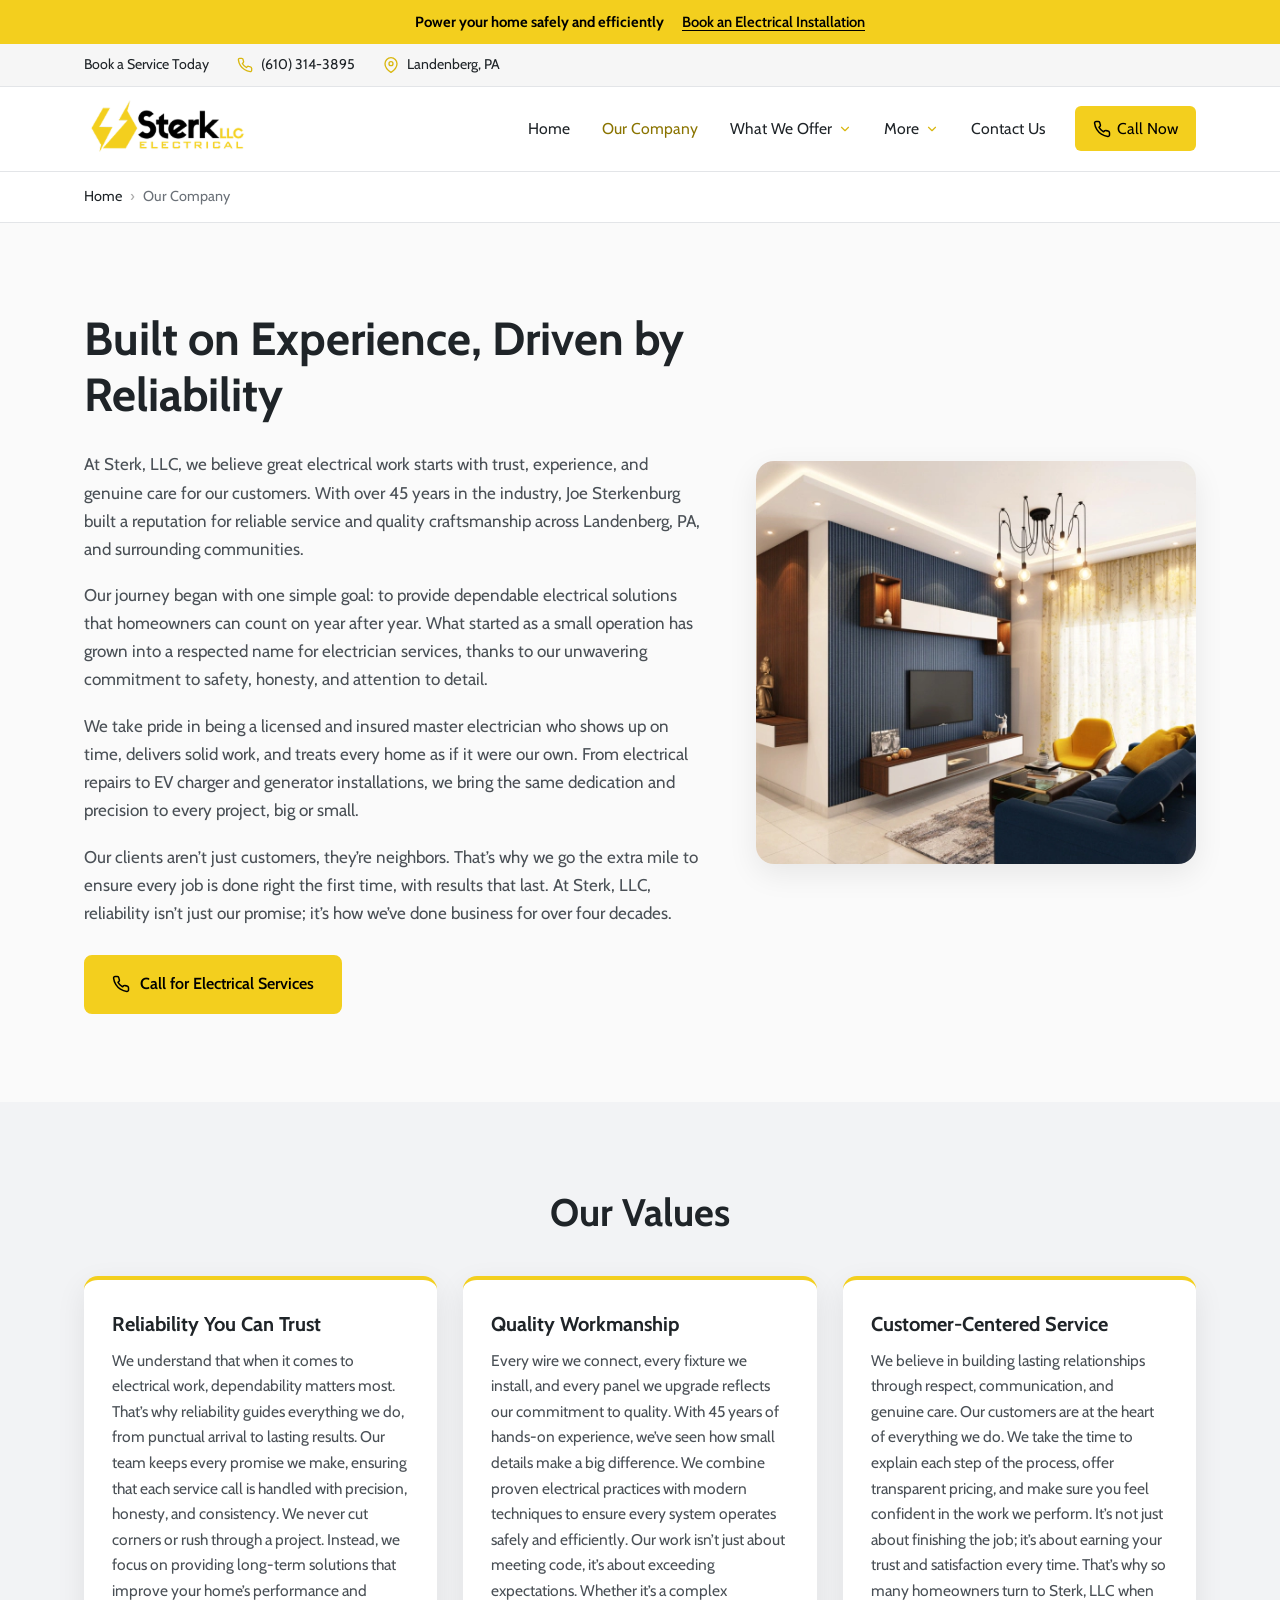
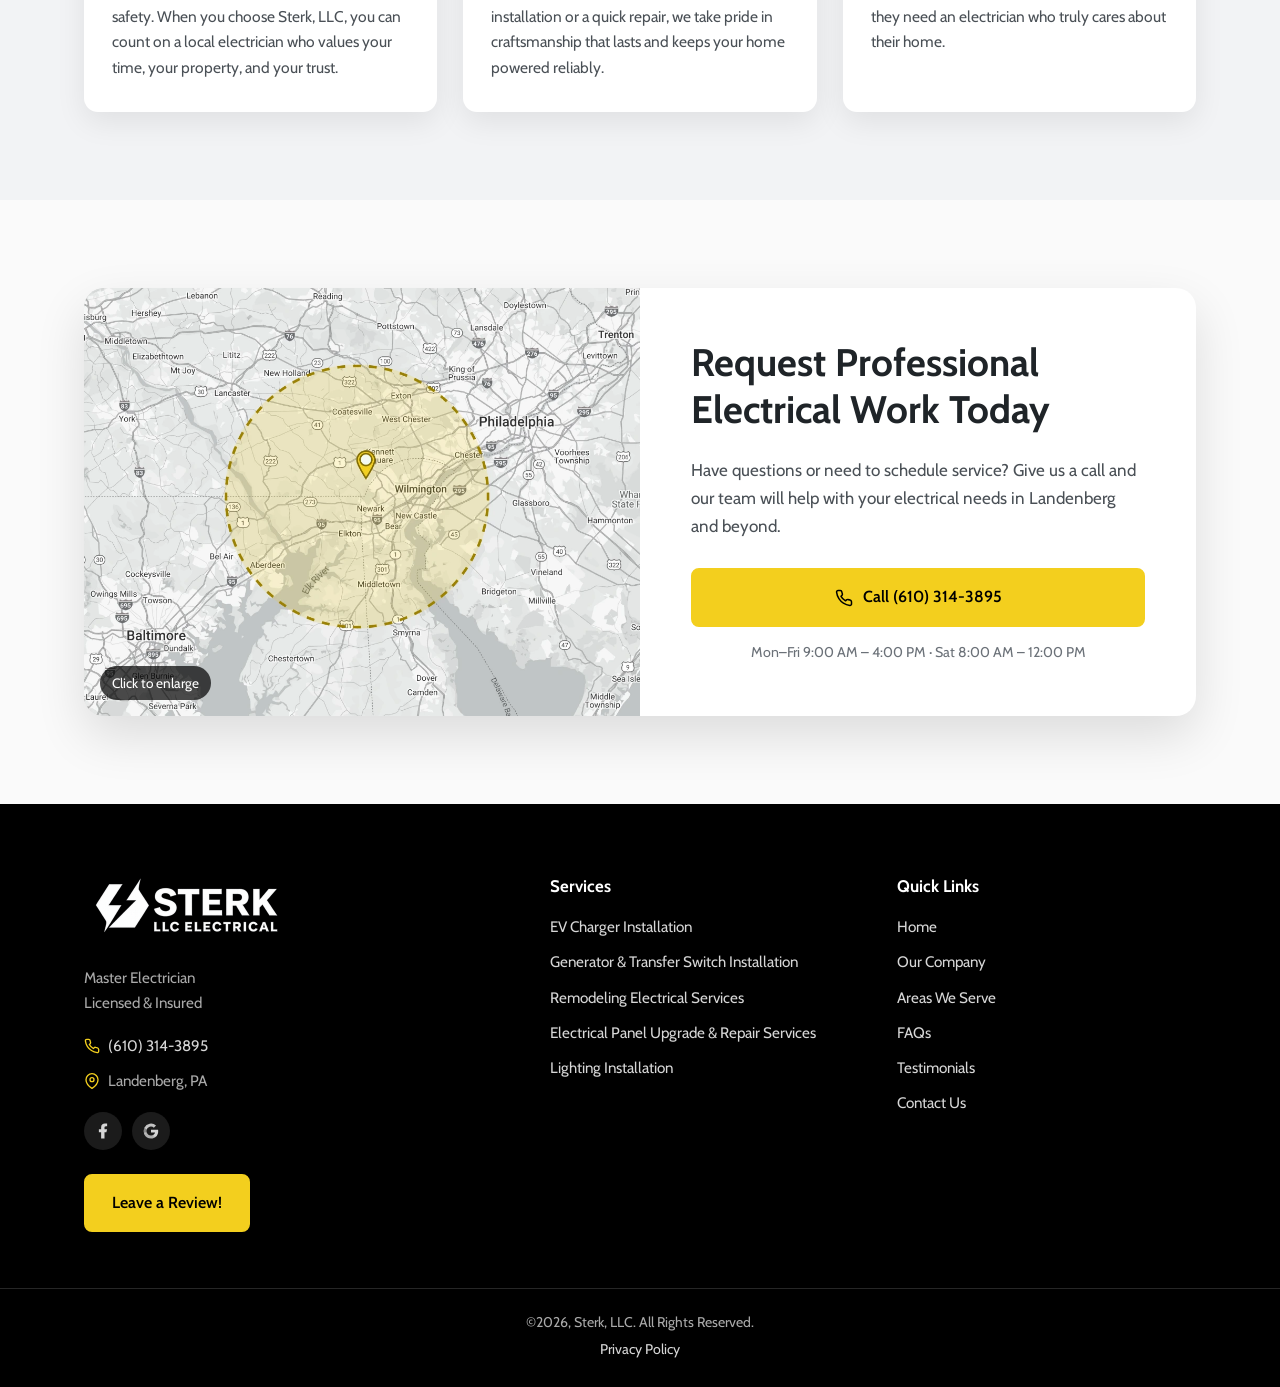
<file: about/index.html>
<!doctype html>
<html lang="en-US">
<head>
<meta charset="utf-8">
<meta name="viewport" content="width=device-width, initial-scale=1">
<title>About Sterk, LLC | Electrician in Landenberg, PA</title>
<meta name="description" content="Discover trusted electricians in Landenberg, PA. Call (610) 314-3895 for professional electrical service backed by 45 years of experience.">
<link rel="canonical" href="https://www.sterkelectric.com/about/">
<meta property="og:type" content="website">
<meta property="og:site_name" content="Sterk, LLC">
<meta property="og:title" content="About Sterk, LLC | Electrician in Landenberg, PA">
<meta property="og:description" content="Discover trusted electricians in Landenberg, PA. Call (610) 314-3895 for professional electrical service backed by 45 years of experience.">
<meta property="og:url" content="https://www.sterkelectric.com/about/">
<meta property="og:image" content="https://www.sterkelectric.com/assets/img/Sterk-LLC-SEO-image-basics.webp">
<link rel="icon" href="/assets/img/favicon-32x32.png" sizes="32x32">
<link rel="icon" href="/assets/img/favicon-192x192.png" sizes="192x192">
<link rel="apple-touch-icon" href="/assets/img/favicon-180x180.png">
<link rel="preconnect" href="https://fonts.googleapis.com">
<link rel="preconnect" href="https://fonts.gstatic.com" crossorigin>
<link href="https://fonts.googleapis.com/css2?family=Cabin:wght@400;500;600;700&display=swap" rel="stylesheet">
<link rel="stylesheet" href="/assets/css/style.css">

<!-- Google Tag Manager -->
<script>(function(w,d,s,l,i){w[l]=w[l]||[];w[l].push({'gtm.start':new Date().getTime(),event:'gtm.js'});var f=d.getElementsByTagName(s)[0],j=d.createElement(s),dl=l!='dataLayer'?'&l='+l:'';j.async=true;j.src='https://www.googletagmanager.com/gtm.js?id='+i+dl;f.parentNode.insertBefore(j,f);})(window,document,'script','dataLayer','GTM-58M3RPRC');</script>
<!-- Google Analytics -->
<script async src="https://www.googletagmanager.com/gtag/js?id=G-LF704M7Q73"></script>
<script>window.dataLayer=window.dataLayer||[];function gtag(){dataLayer.push(arguments);}gtag('js',new Date());gtag('config','G-LF704M7Q73');</script>
</head>
<body>
<noscript><iframe src="https://www.googletagmanager.com/ns.html?id=GTM-58M3RPRC" height="0" width="0" style="display:none;visibility:hidden"></iframe></noscript>
<a class="skip" href="#main">Skip to content</a>
<div class="promo"><div class="shell"><strong>Power your home safely and efficiently</strong><a href="tel:6103143895">Book an Electrical Installation</a></div></div>
<div class="topbar"><div class="shell"><span>Book a Service Today</span><a class="ico" href="tel:6103143895"><svg viewBox="0 0 24 24" fill="none" stroke="currentColor" stroke-width="2" stroke-linecap="round" stroke-linejoin="round" aria-hidden="true"><path d="M22 16.9v3a2 2 0 0 1-2.2 2 19.8 19.8 0 0 1-8.6-3.1 19.5 19.5 0 0 1-6-6A19.8 19.8 0 0 1 2.1 4.2 2 2 0 0 1 4.1 2h3a2 2 0 0 1 2 1.7c.1.9.4 1.8.7 2.7a2 2 0 0 1-.5 2.1L8 9.8a16 16 0 0 0 6 6l1.3-1.3a2 2 0 0 1 2.1-.4c.9.3 1.8.6 2.7.7a2 2 0 0 1 1.7 2z"/></svg> (610) 314-3895</a><span class="ico"><svg viewBox="0 0 24 24" fill="none" stroke="currentColor" stroke-width="2" stroke-linecap="round" stroke-linejoin="round" aria-hidden="true"><path d="M21 10c0 7-9 13-9 13S3 17 3 10a9 9 0 0 1 18 0z"/><circle cx="12" cy="10" r="3"/></svg> Landenberg, PA</span></div></div>
<header class="site-header"><div class="shell">
<a class="logo" href="/" aria-label="Sterk, LLC home"><img src="/assets/img/Sterk-LLC-logo.png" alt="Sterk LLC logo" width="232" height="82"></a>
<nav class="nav" id="nav" aria-label="Main">
<ul>
<li><a href="/">Home</a></li>
<li><a href="/about/" aria-current="page">Our Company</a></li>
<li class="has-dd"><button class="dd-toggle" aria-expanded="false">What We Offer <svg viewBox="0 0 24 24" fill="none" stroke="currentColor" stroke-width="2" stroke-linecap="round" stroke-linejoin="round" aria-hidden="true"><polyline points="6 9 12 15 18 9"/></svg></button><ul class="dropdown"><li><a href="/services/">All Services</a></li><li><a href="/services/ev-charger-installation/">EV Charger Installation</a></li><li><a href="/services/generator-installation/">Generator &amp; Transfer Switch Installation</a></li><li><a href="/services/electrical-remodeling-services/">Remodeling Electrical Services</a></li><li><a href="/services/electrical-panel-upgrade/">Electrical Panel Upgrade &amp; Repair Services</a></li><li><a href="/services/lighting-installation/">Lighting Installation</a></li></ul></li>
<li class="has-dd"><button class="dd-toggle" aria-expanded="false">More <svg viewBox="0 0 24 24" fill="none" stroke="currentColor" stroke-width="2" stroke-linecap="round" stroke-linejoin="round" aria-hidden="true"><polyline points="6 9 12 15 18 9"/></svg></button><ul class="dropdown"><li><a href="/areas-we-serve/">Areas We Serve</a></li><li><a href="/faqs/">FAQs</a></li><li><a href="/testimonials/">Testimonials</a></li></ul></li>
<li><a href="/contact/">Contact Us</a></li>
</ul>
<a class="btn btn--sm" href="tel:6103143895"><svg viewBox="0 0 24 24" fill="none" stroke="currentColor" stroke-width="2" stroke-linecap="round" stroke-linejoin="round" aria-hidden="true"><path d="M22 16.9v3a2 2 0 0 1-2.2 2 19.8 19.8 0 0 1-8.6-3.1 19.5 19.5 0 0 1-6-6A19.8 19.8 0 0 1 2.1 4.2 2 2 0 0 1 4.1 2h3a2 2 0 0 1 2 1.7c.1.9.4 1.8.7 2.7a2 2 0 0 1-.5 2.1L8 9.8a16 16 0 0 0 6 6l1.3-1.3a2 2 0 0 1 2.1-.4c.9.3 1.8.6 2.7.7a2 2 0 0 1 1.7 2z"/></svg> Call Now</a>
</nav>
<button class="menu-toggle" aria-label="Open menu" aria-controls="nav" aria-expanded="false"><svg viewBox="0 0 24 24" fill="none" stroke="currentColor" stroke-width="2" stroke-linecap="round" stroke-linejoin="round" aria-hidden="true"><line x1="3" y1="6" x2="21" y2="6"/><line x1="3" y1="12" x2="21" y2="12"/><line x1="3" y1="18" x2="21" y2="18"/></svg></button>
</div></header>
<main id="main">
<nav class="crumbs" aria-label="Breadcrumb"><div class="shell"><ol><li><a href="/">Home</a></li><li aria-current="page">Our Company</li></ol></div></nav>
<section class="section"><div class="shell"><div class="about-hero">
<div><h1>Built on Experience, Driven by Reliability</h1><p>At Sterk, LLC, we believe great electrical work starts with trust, experience, and genuine care for our customers. With over 45 years in the industry, Joe Sterkenburg built a reputation for reliable service and quality craftsmanship across Landenberg, PA, and surrounding communities.</p><p>Our journey began with one simple goal: to provide dependable electrical solutions that homeowners can count on year after year. What started as a small operation has grown into a respected name for electrician services, thanks to our unwavering commitment to safety, honesty, and attention to detail.</p><p>We take pride in being a licensed and insured master electrician who shows up on time, delivers solid work, and treats every home as if it were our own. From electrical repairs to EV charger and generator installations, we bring the same dedication and precision to every project, big or small.</p><p>Our clients aren’t just customers, they’re neighbors. That’s why we go the extra mile to ensure every job is done right the first time, with results that last. At Sterk, LLC, reliability isn’t just our promise; it’s how we’ve done business for over four decades.</p>
<div class="btns"><a class="btn" href="tel:6103143895"><svg viewBox="0 0 24 24" fill="none" stroke="currentColor" stroke-width="2" stroke-linecap="round" stroke-linejoin="round" aria-hidden="true"><path d="M22 16.9v3a2 2 0 0 1-2.2 2 19.8 19.8 0 0 1-8.6-3.1 19.5 19.5 0 0 1-6-6A19.8 19.8 0 0 1 2.1 4.2 2 2 0 0 1 4.1 2h3a2 2 0 0 1 2 1.7c.1.9.4 1.8.7 2.7a2 2 0 0 1-.5 2.1L8 9.8a16 16 0 0 0 6 6l1.3-1.3a2 2 0 0 1 2.1-.4c.9.3 1.8.6 2.7.7a2 2 0 0 1 1.7 2z"/></svg> Call for Electrical Services</a></div></div>
<div><img src="/assets/img/About.webp" alt="Sterk, LLC electrician at work" width="482" height="441" loading="lazy" decoding="async"></div>
</div></div></section>
<section class="section section--alt"><div class="shell center"><h2>Our Values</h2><div class="values" style="text-align:left"><div class="value"><h3>Reliability You Can Trust</h3><p>We understand that when it comes to electrical work, dependability matters most. That’s why reliability guides everything we do, from punctual arrival to lasting results. Our team keeps every promise we make, ensuring that each service call is handled with precision, honesty, and consistency. We never cut corners or rush through a project. Instead, we focus on providing long-term solutions that improve your home’s performance and safety. When you choose Sterk, LLC, you can count on a local electrician who values your time, your property, and your trust.</p></div><div class="value"><h3>Quality Workmanship</h3><p>Every wire we connect, every fixture we install, and every panel we upgrade reflects our commitment to quality. With 45 years of hands-on experience, we’ve seen how small details make a big difference. We combine proven electrical practices with modern techniques to ensure every system operates safely and efficiently. Our work isn’t just about meeting code, it’s about exceeding expectations. Whether it’s a complex installation or a quick repair, we take pride in craftsmanship that lasts and keeps your home powered reliably.</p></div><div class="value"><h3>Customer-Centered Service</h3><p>We believe in building lasting relationships through respect, communication, and genuine care. Our customers are at the heart of everything we do. We take the time to explain each step of the process, offer transparent pricing, and make sure you feel confident in the work we perform. It’s not just about finishing the job; it’s about earning your trust and satisfaction every time. That’s why so many homeowners turn to Sterk, LLC when they need an electrician who truly cares about their home.</p></div></div></div></section>
<section class="section"><div class="shell">
<div class="mapbox"><a class="mapbox__map" href="/assets/img/MAP-Full.webp" target="_blank" rel="noopener"><img src="/assets/img/MAP-Big.webp" alt="Map of the Sterk, LLC service area" width="1157" height="815" loading="lazy" decoding="async"><span>Click to enlarge</span></a>
<div class="mapbox__body"><h2>Request Professional Electrical Work Today</h2><p>Have questions or need to schedule service? Give us a call and our team will help with your electrical needs in Landenberg and beyond.</p><div class="reach"><a class="btn" href="tel:6103143895"><svg viewBox="0 0 24 24" fill="none" stroke="currentColor" stroke-width="2" stroke-linecap="round" stroke-linejoin="round" aria-hidden="true"><path d="M22 16.9v3a2 2 0 0 1-2.2 2 19.8 19.8 0 0 1-8.6-3.1 19.5 19.5 0 0 1-6-6A19.8 19.8 0 0 1 2.1 4.2 2 2 0 0 1 4.1 2h3a2 2 0 0 1 2 1.7c.1.9.4 1.8.7 2.7a2 2 0 0 1-.5 2.1L8 9.8a16 16 0 0 0 6 6l1.3-1.3a2 2 0 0 1 2.1-.4c.9.3 1.8.6 2.7.7a2 2 0 0 1 1.7 2z"/></svg> Call (610) 314-3895</a>
<small>Mon–Fri 9:00 AM – 4:00 PM &middot; Sat 8:00 AM – 12:00 PM</small></div></div></div></div></section>
</main>
<footer class="footer"><div class="shell">
<div class="footer__grid">
<div>
<a href="/"><img class="footer__logo" src="/assets/img/white-version-logo.png" alt="Sterk LLC Electrical" width="410" height="134" loading="lazy"></a>
<p>Master Electrician<br>Licensed &amp; Insured</p>
<div class="contact"><a class="ico" href="tel:6103143895"><svg viewBox="0 0 24 24" fill="none" stroke="currentColor" stroke-width="2" stroke-linecap="round" stroke-linejoin="round" aria-hidden="true"><path d="M22 16.9v3a2 2 0 0 1-2.2 2 19.8 19.8 0 0 1-8.6-3.1 19.5 19.5 0 0 1-6-6A19.8 19.8 0 0 1 2.1 4.2 2 2 0 0 1 4.1 2h3a2 2 0 0 1 2 1.7c.1.9.4 1.8.7 2.7a2 2 0 0 1-.5 2.1L8 9.8a16 16 0 0 0 6 6l1.3-1.3a2 2 0 0 1 2.1-.4c.9.3 1.8.6 2.7.7a2 2 0 0 1 1.7 2z"/></svg> (610) 314-3895</a><span class="ico"><svg viewBox="0 0 24 24" fill="none" stroke="currentColor" stroke-width="2" stroke-linecap="round" stroke-linejoin="round" aria-hidden="true"><path d="M21 10c0 7-9 13-9 13S3 17 3 10a9 9 0 0 1 18 0z"/><circle cx="12" cy="10" r="3"/></svg> Landenberg, PA</span></div>
<div class="socials"><a href="https://www.facebook.com/sterkllc/" aria-label="Facebook" target="_blank" rel="noopener"><svg viewBox="0 0 24 24" fill="currentColor" aria-hidden="true"><path d="M14 13.5h2.5l1-4H14v-2c0-1 0-2 2-2h1.5V2.1C17.2 2.1 15.9 2 14.5 2 11.6 2 9.5 3.7 9.5 7v2.5h-3v4h3V22h4.5z"/></svg></a><a href="https://www.google.com/maps/place/Sterk,+LLC.+Electricial/data=!4m2!3m1!1s0x0:0x9df92b370159077b?sa=X&amp;ved=1t:2428&amp;ictx=111" aria-label="Google Maps" target="_blank" rel="noopener"><svg viewBox="0 0 24 24" fill="currentColor" aria-hidden="true"><path d="M21.6 12.2c0-.7-.1-1.4-.2-2H12v3.8h5.4a4.6 4.6 0 0 1-2 3v2.5h3.2c1.9-1.7 3-4.3 3-7.3z"/><path d="M12 22c2.7 0 5-.9 6.6-2.4l-3.2-2.5c-.9.6-2 1-3.4 1-2.6 0-4.8-1.8-5.6-4.1H3.1v2.6A10 10 0 0 0 12 22z" opacity=".8"/><path d="M6.4 14a6 6 0 0 1 0-3.9V7.5H3.1a10 10 0 0 0 0 9z" opacity=".6"/><path d="M12 6c1.5 0 2.8.5 3.8 1.5l2.9-2.9A10 10 0 0 0 3.1 7.5l3.3 2.6C7.2 7.8 9.4 6 12 6z" opacity=".9"/></svg></a></div>
<a class="btn" href="https://search.google.com/local/writereview?placeid=ChIJO1J0JGmrx4kRewdZATcr-Z0" target="_blank" rel="noopener">Leave a Review!</a>
</div>
<div><h4>Services</h4><ul><li><a href="/services/ev-charger-installation/">EV Charger Installation</a></li><li><a href="/services/generator-installation/">Generator &amp; Transfer Switch Installation</a></li><li><a href="/services/electrical-remodeling-services/">Remodeling Electrical Services</a></li><li><a href="/services/electrical-panel-upgrade/">Electrical Panel Upgrade &amp; Repair Services</a></li><li><a href="/services/lighting-installation/">Lighting Installation</a></li></ul></div>
<div><h4>Quick Links</h4><ul><li><a href="/">Home</a></li><li><a href="/about/">Our Company</a></li><li><a href="/areas-we-serve/">Areas We Serve</a></li><li><a href="/faqs/">FAQs</a></li><li><a href="/testimonials/">Testimonials</a></li><li><a href="/contact/">Contact Us</a></li></ul></div>
</div></div>
<div class="footer__bar"><div class="shell"><p>&copy;<span id="year">2026</span>, Sterk, LLC. All Rights Reserved.</p><p><a href="/privacy-policy/">Privacy Policy</a></p></div></div>
</footer>
<a class="callbar" href="tel:6103143895"><svg viewBox="0 0 24 24" fill="none" stroke="currentColor" stroke-width="2" stroke-linecap="round" stroke-linejoin="round" aria-hidden="true"><path d="M22 16.9v3a2 2 0 0 1-2.2 2 19.8 19.8 0 0 1-8.6-3.1 19.5 19.5 0 0 1-6-6A19.8 19.8 0 0 1 2.1 4.2 2 2 0 0 1 4.1 2h3a2 2 0 0 1 2 1.7c.1.9.4 1.8.7 2.7a2 2 0 0 1-.5 2.1L8 9.8a16 16 0 0 0 6 6l1.3-1.3a2 2 0 0 1 2.1-.4c.9.3 1.8.6 2.7.7a2 2 0 0 1 1.7 2z"/></svg> Call (610) 314-3895</a>
<script src="/assets/js/main.js" defer></script>
</body>
</html>
</file>
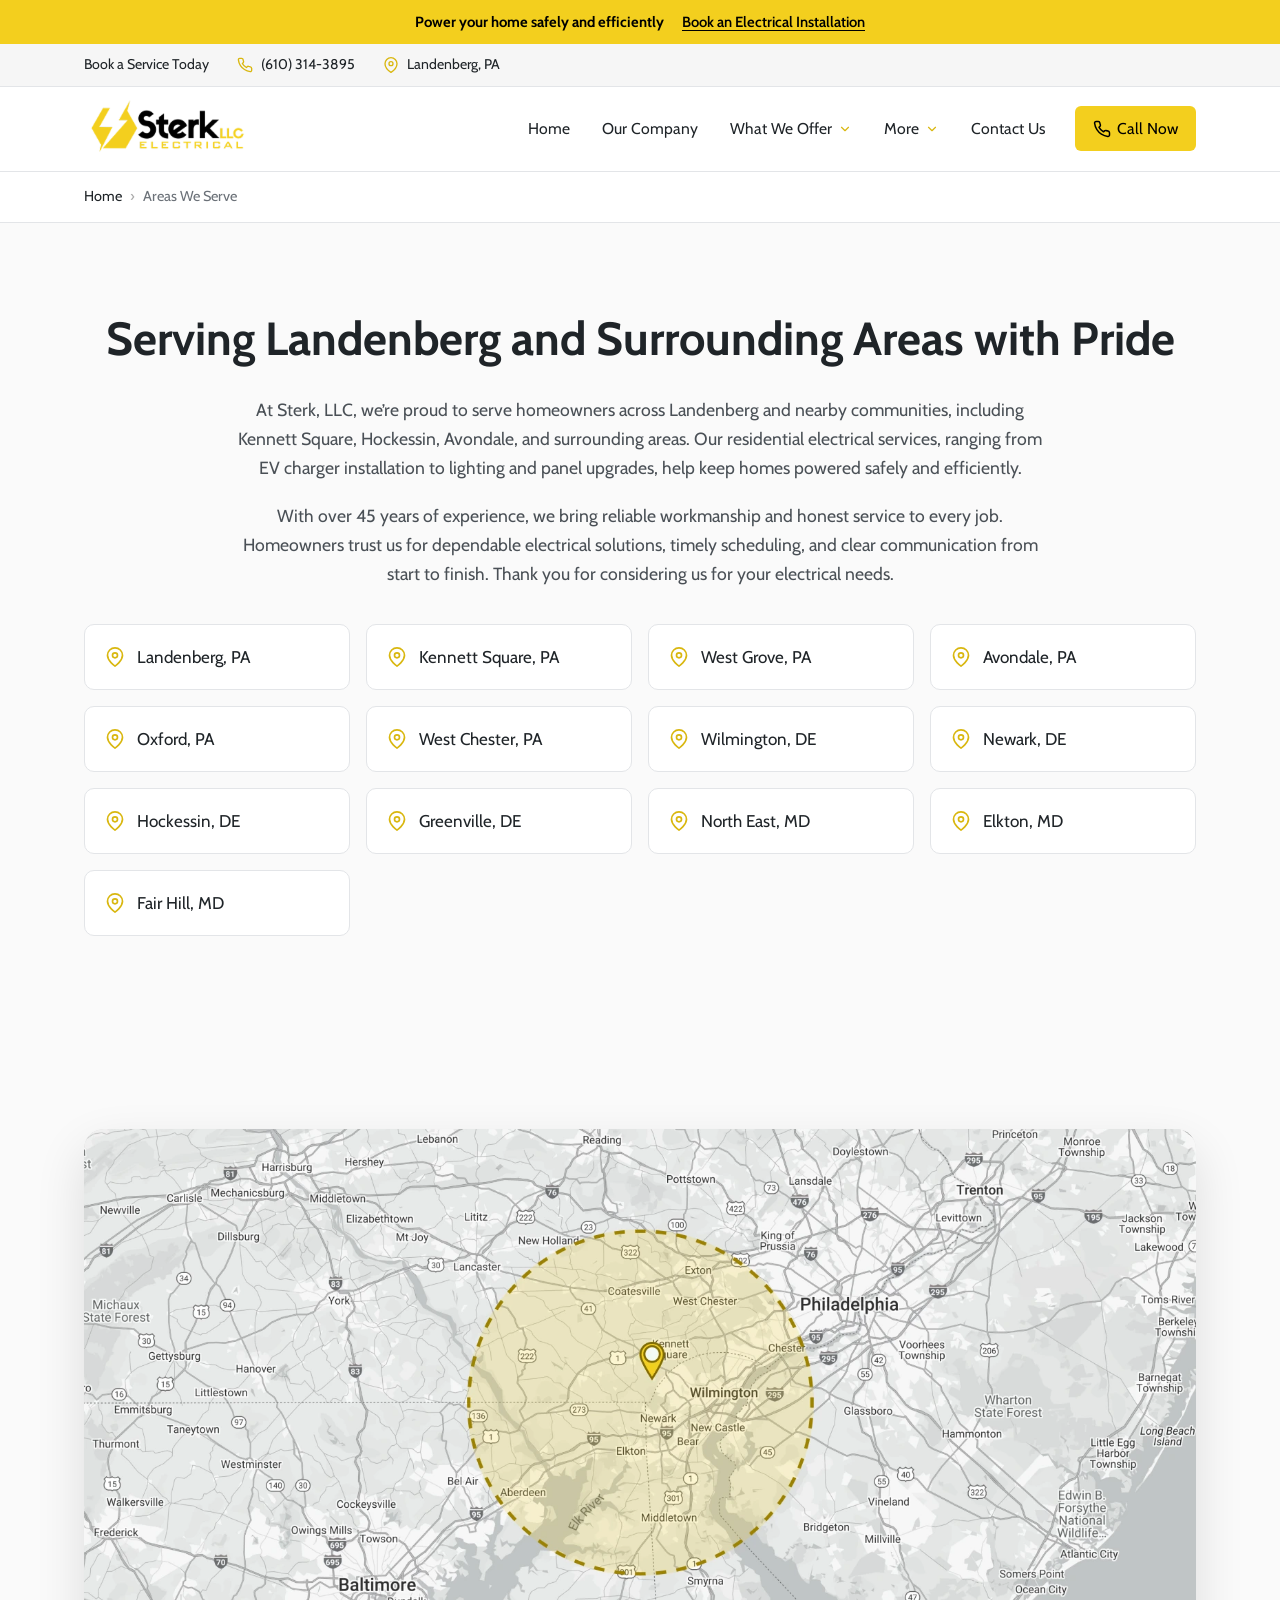
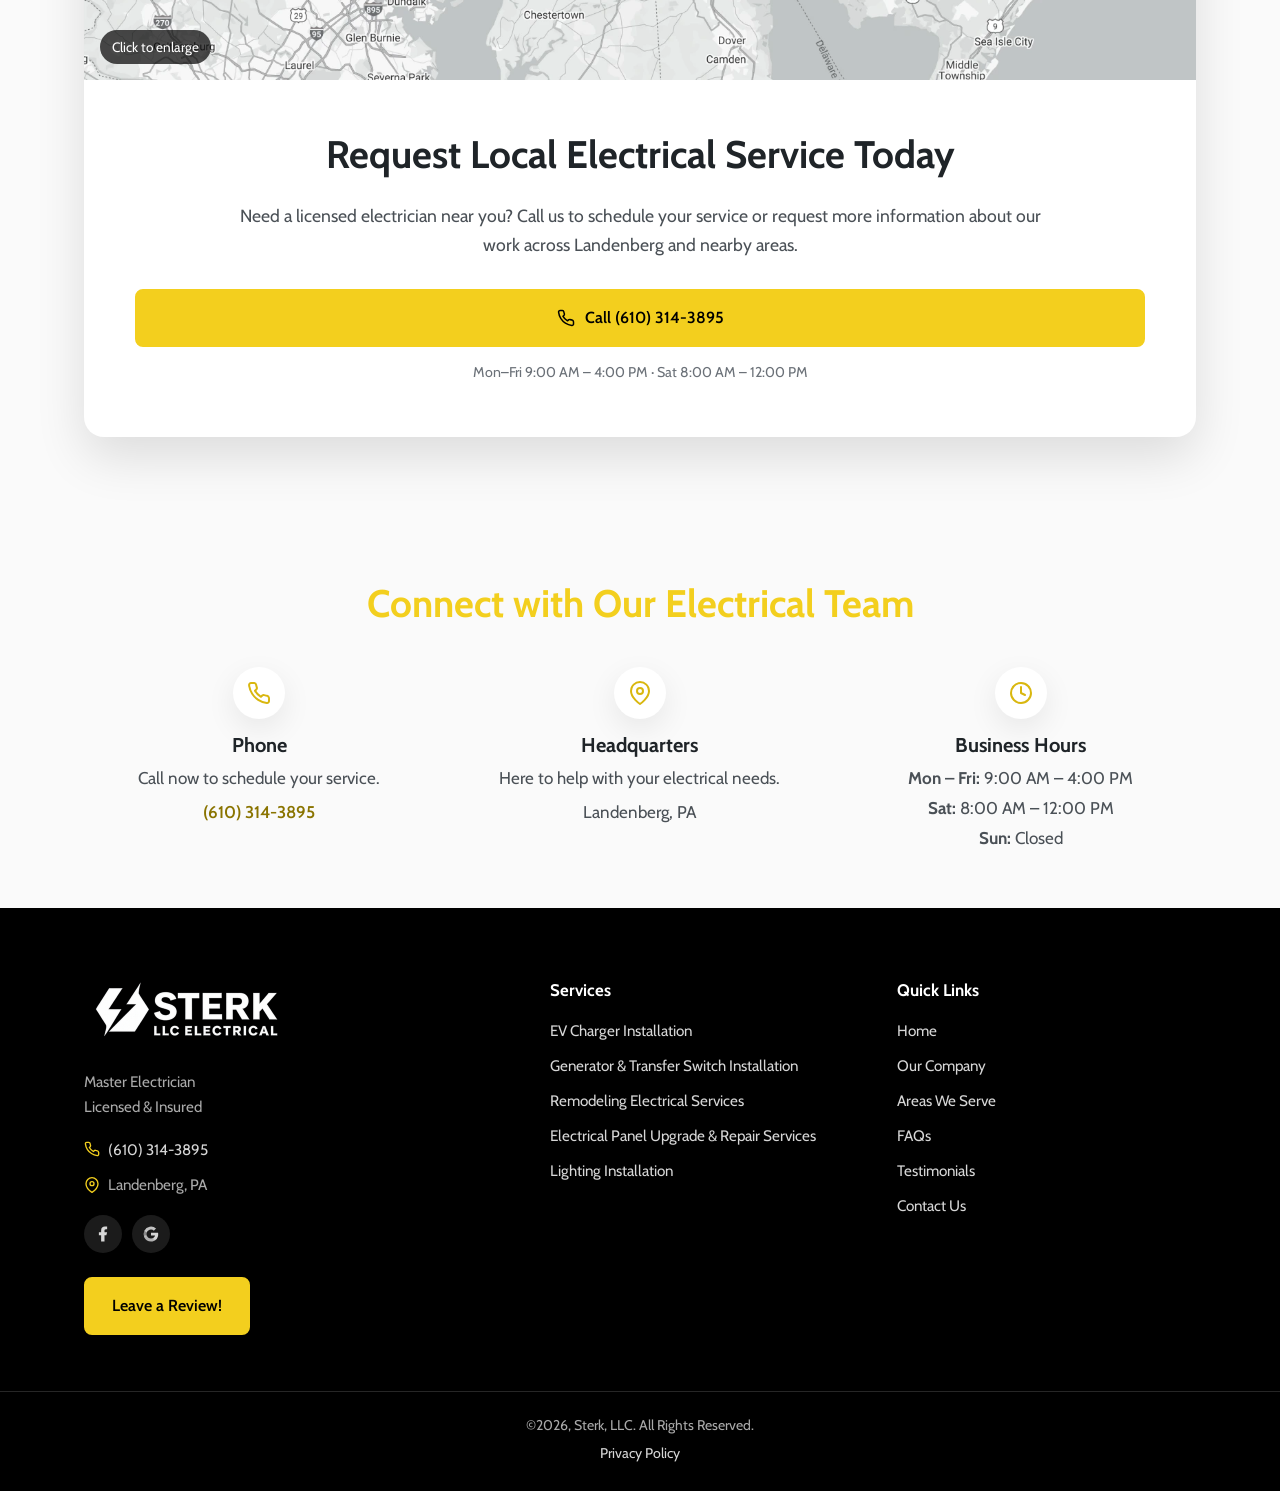
<file: areas-we-serve/index.html>
<!doctype html>
<html lang="en-US">
<head>
<meta charset="utf-8">
<meta name="viewport" content="width=device-width, initial-scale=1">
<title>Areas We Serve | Sterk, LLC Electrician</title>
<meta name="description" content="Serving Landenberg and surrounding areas with trusted electrical services. Call (610) 314-3895 to schedule your service today.">
<link rel="canonical" href="https://www.sterkelectric.com/areas-we-serve/">
<meta property="og:type" content="website">
<meta property="og:site_name" content="Sterk, LLC">
<meta property="og:title" content="Areas We Serve | Sterk, LLC Electrician">
<meta property="og:description" content="Serving Landenberg and surrounding areas with trusted electrical services. Call (610) 314-3895 to schedule your service today.">
<meta property="og:url" content="https://www.sterkelectric.com/areas-we-serve/">
<meta property="og:image" content="https://www.sterkelectric.com/assets/img/Sterk-LLC-SEO-image-basics.webp">
<link rel="icon" href="/assets/img/favicon-32x32.png" sizes="32x32">
<link rel="icon" href="/assets/img/favicon-192x192.png" sizes="192x192">
<link rel="apple-touch-icon" href="/assets/img/favicon-180x180.png">
<link rel="preconnect" href="https://fonts.googleapis.com">
<link rel="preconnect" href="https://fonts.gstatic.com" crossorigin>
<link href="https://fonts.googleapis.com/css2?family=Cabin:wght@400;500;600;700&display=swap" rel="stylesheet">
<link rel="stylesheet" href="/assets/css/style.css">

<!-- Google Tag Manager -->
<script>(function(w,d,s,l,i){w[l]=w[l]||[];w[l].push({'gtm.start':new Date().getTime(),event:'gtm.js'});var f=d.getElementsByTagName(s)[0],j=d.createElement(s),dl=l!='dataLayer'?'&l='+l:'';j.async=true;j.src='https://www.googletagmanager.com/gtm.js?id='+i+dl;f.parentNode.insertBefore(j,f);})(window,document,'script','dataLayer','GTM-58M3RPRC');</script>
<!-- Google Analytics -->
<script async src="https://www.googletagmanager.com/gtag/js?id=G-LF704M7Q73"></script>
<script>window.dataLayer=window.dataLayer||[];function gtag(){dataLayer.push(arguments);}gtag('js',new Date());gtag('config','G-LF704M7Q73');</script>
</head>
<body>
<noscript><iframe src="https://www.googletagmanager.com/ns.html?id=GTM-58M3RPRC" height="0" width="0" style="display:none;visibility:hidden"></iframe></noscript>
<a class="skip" href="#main">Skip to content</a>
<div class="promo"><div class="shell"><strong>Power your home safely and efficiently</strong><a href="tel:6103143895">Book an Electrical Installation</a></div></div>
<div class="topbar"><div class="shell"><span>Book a Service Today</span><a class="ico" href="tel:6103143895"><svg viewBox="0 0 24 24" fill="none" stroke="currentColor" stroke-width="2" stroke-linecap="round" stroke-linejoin="round" aria-hidden="true"><path d="M22 16.9v3a2 2 0 0 1-2.2 2 19.8 19.8 0 0 1-8.6-3.1 19.5 19.5 0 0 1-6-6A19.8 19.8 0 0 1 2.1 4.2 2 2 0 0 1 4.1 2h3a2 2 0 0 1 2 1.7c.1.9.4 1.8.7 2.7a2 2 0 0 1-.5 2.1L8 9.8a16 16 0 0 0 6 6l1.3-1.3a2 2 0 0 1 2.1-.4c.9.3 1.8.6 2.7.7a2 2 0 0 1 1.7 2z"/></svg> (610) 314-3895</a><span class="ico"><svg viewBox="0 0 24 24" fill="none" stroke="currentColor" stroke-width="2" stroke-linecap="round" stroke-linejoin="round" aria-hidden="true"><path d="M21 10c0 7-9 13-9 13S3 17 3 10a9 9 0 0 1 18 0z"/><circle cx="12" cy="10" r="3"/></svg> Landenberg, PA</span></div></div>
<header class="site-header"><div class="shell">
<a class="logo" href="/" aria-label="Sterk, LLC home"><img src="/assets/img/Sterk-LLC-logo.png" alt="Sterk LLC logo" width="232" height="82"></a>
<nav class="nav" id="nav" aria-label="Main">
<ul>
<li><a href="/">Home</a></li>
<li><a href="/about/">Our Company</a></li>
<li class="has-dd"><button class="dd-toggle" aria-expanded="false">What We Offer <svg viewBox="0 0 24 24" fill="none" stroke="currentColor" stroke-width="2" stroke-linecap="round" stroke-linejoin="round" aria-hidden="true"><polyline points="6 9 12 15 18 9"/></svg></button><ul class="dropdown"><li><a href="/services/">All Services</a></li><li><a href="/services/ev-charger-installation/">EV Charger Installation</a></li><li><a href="/services/generator-installation/">Generator &amp; Transfer Switch Installation</a></li><li><a href="/services/electrical-remodeling-services/">Remodeling Electrical Services</a></li><li><a href="/services/electrical-panel-upgrade/">Electrical Panel Upgrade &amp; Repair Services</a></li><li><a href="/services/lighting-installation/">Lighting Installation</a></li></ul></li>
<li class="has-dd"><button class="dd-toggle" aria-expanded="false">More <svg viewBox="0 0 24 24" fill="none" stroke="currentColor" stroke-width="2" stroke-linecap="round" stroke-linejoin="round" aria-hidden="true"><polyline points="6 9 12 15 18 9"/></svg></button><ul class="dropdown"><li><a href="/areas-we-serve/" aria-current="page">Areas We Serve</a></li><li><a href="/faqs/">FAQs</a></li><li><a href="/testimonials/">Testimonials</a></li></ul></li>
<li><a href="/contact/">Contact Us</a></li>
</ul>
<a class="btn btn--sm" href="tel:6103143895"><svg viewBox="0 0 24 24" fill="none" stroke="currentColor" stroke-width="2" stroke-linecap="round" stroke-linejoin="round" aria-hidden="true"><path d="M22 16.9v3a2 2 0 0 1-2.2 2 19.8 19.8 0 0 1-8.6-3.1 19.5 19.5 0 0 1-6-6A19.8 19.8 0 0 1 2.1 4.2 2 2 0 0 1 4.1 2h3a2 2 0 0 1 2 1.7c.1.9.4 1.8.7 2.7a2 2 0 0 1-.5 2.1L8 9.8a16 16 0 0 0 6 6l1.3-1.3a2 2 0 0 1 2.1-.4c.9.3 1.8.6 2.7.7a2 2 0 0 1 1.7 2z"/></svg> Call Now</a>
</nav>
<button class="menu-toggle" aria-label="Open menu" aria-controls="nav" aria-expanded="false"><svg viewBox="0 0 24 24" fill="none" stroke="currentColor" stroke-width="2" stroke-linecap="round" stroke-linejoin="round" aria-hidden="true"><line x1="3" y1="6" x2="21" y2="6"/><line x1="3" y1="12" x2="21" y2="12"/><line x1="3" y1="18" x2="21" y2="18"/></svg></button>
</div></header>
<main id="main">
<nav class="crumbs" aria-label="Breadcrumb"><div class="shell"><ol><li><a href="/">Home</a></li><li aria-current="page">Areas We Serve</li></ol></div></nav>
<section class="section"><div class="shell center">
<h1>Serving Landenberg and Surrounding Areas with Pride</h1>
<p class="lead">At Sterk, LLC, we’re proud to serve homeowners across Landenberg and nearby communities, including Kennett Square, Hockessin, Avondale, and surrounding areas. Our residential electrical services, ranging from EV charger installation to lighting and panel upgrades, help keep homes powered safely and efficiently.</p>
<p class="lead">With over 45 years of experience, we bring reliable workmanship and honest service to every job. Homeowners trust us for dependable electrical solutions, timely scheduling, and clear communication from start to finish. Thank you for considering us for your electrical needs.</p>
<ul class="areas"><li><svg viewBox="0 0 24 24" fill="none" stroke="currentColor" stroke-width="2" stroke-linecap="round" stroke-linejoin="round" aria-hidden="true"><path d="M21 10c0 7-9 13-9 13S3 17 3 10a9 9 0 0 1 18 0z"/><circle cx="12" cy="10" r="3"/></svg>Landenberg, PA</li><li><svg viewBox="0 0 24 24" fill="none" stroke="currentColor" stroke-width="2" stroke-linecap="round" stroke-linejoin="round" aria-hidden="true"><path d="M21 10c0 7-9 13-9 13S3 17 3 10a9 9 0 0 1 18 0z"/><circle cx="12" cy="10" r="3"/></svg>Kennett Square, PA</li><li><svg viewBox="0 0 24 24" fill="none" stroke="currentColor" stroke-width="2" stroke-linecap="round" stroke-linejoin="round" aria-hidden="true"><path d="M21 10c0 7-9 13-9 13S3 17 3 10a9 9 0 0 1 18 0z"/><circle cx="12" cy="10" r="3"/></svg>West Grove, PA</li><li><svg viewBox="0 0 24 24" fill="none" stroke="currentColor" stroke-width="2" stroke-linecap="round" stroke-linejoin="round" aria-hidden="true"><path d="M21 10c0 7-9 13-9 13S3 17 3 10a9 9 0 0 1 18 0z"/><circle cx="12" cy="10" r="3"/></svg>Avondale, PA</li><li><svg viewBox="0 0 24 24" fill="none" stroke="currentColor" stroke-width="2" stroke-linecap="round" stroke-linejoin="round" aria-hidden="true"><path d="M21 10c0 7-9 13-9 13S3 17 3 10a9 9 0 0 1 18 0z"/><circle cx="12" cy="10" r="3"/></svg>Oxford, PA</li><li><svg viewBox="0 0 24 24" fill="none" stroke="currentColor" stroke-width="2" stroke-linecap="round" stroke-linejoin="round" aria-hidden="true"><path d="M21 10c0 7-9 13-9 13S3 17 3 10a9 9 0 0 1 18 0z"/><circle cx="12" cy="10" r="3"/></svg>West Chester, PA</li><li><svg viewBox="0 0 24 24" fill="none" stroke="currentColor" stroke-width="2" stroke-linecap="round" stroke-linejoin="round" aria-hidden="true"><path d="M21 10c0 7-9 13-9 13S3 17 3 10a9 9 0 0 1 18 0z"/><circle cx="12" cy="10" r="3"/></svg>Wilmington, DE</li><li><svg viewBox="0 0 24 24" fill="none" stroke="currentColor" stroke-width="2" stroke-linecap="round" stroke-linejoin="round" aria-hidden="true"><path d="M21 10c0 7-9 13-9 13S3 17 3 10a9 9 0 0 1 18 0z"/><circle cx="12" cy="10" r="3"/></svg>Newark, DE</li><li><svg viewBox="0 0 24 24" fill="none" stroke="currentColor" stroke-width="2" stroke-linecap="round" stroke-linejoin="round" aria-hidden="true"><path d="M21 10c0 7-9 13-9 13S3 17 3 10a9 9 0 0 1 18 0z"/><circle cx="12" cy="10" r="3"/></svg>Hockessin, DE</li><li><svg viewBox="0 0 24 24" fill="none" stroke="currentColor" stroke-width="2" stroke-linecap="round" stroke-linejoin="round" aria-hidden="true"><path d="M21 10c0 7-9 13-9 13S3 17 3 10a9 9 0 0 1 18 0z"/><circle cx="12" cy="10" r="3"/></svg>Greenville, DE</li><li><svg viewBox="0 0 24 24" fill="none" stroke="currentColor" stroke-width="2" stroke-linecap="round" stroke-linejoin="round" aria-hidden="true"><path d="M21 10c0 7-9 13-9 13S3 17 3 10a9 9 0 0 1 18 0z"/><circle cx="12" cy="10" r="3"/></svg>North East, MD</li><li><svg viewBox="0 0 24 24" fill="none" stroke="currentColor" stroke-width="2" stroke-linecap="round" stroke-linejoin="round" aria-hidden="true"><path d="M21 10c0 7-9 13-9 13S3 17 3 10a9 9 0 0 1 18 0z"/><circle cx="12" cy="10" r="3"/></svg>Elkton, MD</li><li><svg viewBox="0 0 24 24" fill="none" stroke="currentColor" stroke-width="2" stroke-linecap="round" stroke-linejoin="round" aria-hidden="true"><path d="M21 10c0 7-9 13-9 13S3 17 3 10a9 9 0 0 1 18 0z"/><circle cx="12" cy="10" r="3"/></svg>Fair Hill, MD</li></ul>
</div></section>
<section class="section"><div class="shell">
<div class="mapbox mapbox--full"><a class="mapbox__map" href="/assets/img/MAP-Full.webp" target="_blank" rel="noopener"><img src="/assets/img/MAP-Full.webp" alt="Map of the Sterk, LLC service area" width="1615" height="800" loading="lazy" decoding="async"><span>Click to enlarge</span></a>
<div class="mapbox__body center"><h2>Request Local Electrical Service Today</h2><p class="lead">Need a licensed electrician near you? Call us to schedule your service or request more information about our work across Landenberg and nearby areas.</p><div class="reach"><a class="btn" href="tel:6103143895"><svg viewBox="0 0 24 24" fill="none" stroke="currentColor" stroke-width="2" stroke-linecap="round" stroke-linejoin="round" aria-hidden="true"><path d="M22 16.9v3a2 2 0 0 1-2.2 2 19.8 19.8 0 0 1-8.6-3.1 19.5 19.5 0 0 1-6-6A19.8 19.8 0 0 1 2.1 4.2 2 2 0 0 1 4.1 2h3a2 2 0 0 1 2 1.7c.1.9.4 1.8.7 2.7a2 2 0 0 1-.5 2.1L8 9.8a16 16 0 0 0 6 6l1.3-1.3a2 2 0 0 1 2.1-.4c.9.3 1.8.6 2.7.7a2 2 0 0 1 1.7 2z"/></svg> Call (610) 314-3895</a>
<small>Mon–Fri 9:00 AM – 4:00 PM &middot; Sat 8:00 AM – 12:00 PM</small></div></div></div></div></section>
<section class="section section--tight"><div class="shell center"><h2 class="title-yellow">Connect with Our Electrical Team</h2>
<div class="info"><div><div class="info__icon"><svg viewBox="0 0 24 24" fill="none" stroke="currentColor" stroke-width="2" stroke-linecap="round" stroke-linejoin="round" aria-hidden="true"><path d="M22 16.9v3a2 2 0 0 1-2.2 2 19.8 19.8 0 0 1-8.6-3.1 19.5 19.5 0 0 1-6-6A19.8 19.8 0 0 1 2.1 4.2 2 2 0 0 1 4.1 2h3a2 2 0 0 1 2 1.7c.1.9.4 1.8.7 2.7a2 2 0 0 1-.5 2.1L8 9.8a16 16 0 0 0 6 6l1.3-1.3a2 2 0 0 1 2.1-.4c.9.3 1.8.6 2.7.7a2 2 0 0 1 1.7 2z"/></svg></div><h3>Phone</h3><p>Call now to schedule your service.</p><p><a href="tel:6103143895">(610) 314-3895</a></p></div><div><div class="info__icon"><svg viewBox="0 0 24 24" fill="none" stroke="currentColor" stroke-width="2" stroke-linecap="round" stroke-linejoin="round" aria-hidden="true"><path d="M21 10c0 7-9 13-9 13S3 17 3 10a9 9 0 0 1 18 0z"/><circle cx="12" cy="10" r="3"/></svg></div><h3>Headquarters</h3><p>Here to help with your electrical needs.</p><p>Landenberg, PA</p></div><div><div class="info__icon"><svg viewBox="0 0 24 24" fill="none" stroke="currentColor" stroke-width="2" stroke-linecap="round" stroke-linejoin="round" aria-hidden="true"><circle cx="12" cy="12" r="10"/><polyline points="12 6 12 12 16 14"/></svg></div><h3>Business Hours</h3><div class="hours"><span><strong>Mon – Fri:</strong> 9:00 AM – 4:00 PM</span><span><strong>Sat:</strong> 8:00 AM – 12:00 PM</span><span><strong>Sun:</strong> Closed</span></div></div></div></div></section>
</main>
<footer class="footer"><div class="shell">
<div class="footer__grid">
<div>
<a href="/"><img class="footer__logo" src="/assets/img/white-version-logo.png" alt="Sterk LLC Electrical" width="410" height="134" loading="lazy"></a>
<p>Master Electrician<br>Licensed &amp; Insured</p>
<div class="contact"><a class="ico" href="tel:6103143895"><svg viewBox="0 0 24 24" fill="none" stroke="currentColor" stroke-width="2" stroke-linecap="round" stroke-linejoin="round" aria-hidden="true"><path d="M22 16.9v3a2 2 0 0 1-2.2 2 19.8 19.8 0 0 1-8.6-3.1 19.5 19.5 0 0 1-6-6A19.8 19.8 0 0 1 2.1 4.2 2 2 0 0 1 4.1 2h3a2 2 0 0 1 2 1.7c.1.9.4 1.8.7 2.7a2 2 0 0 1-.5 2.1L8 9.8a16 16 0 0 0 6 6l1.3-1.3a2 2 0 0 1 2.1-.4c.9.3 1.8.6 2.7.7a2 2 0 0 1 1.7 2z"/></svg> (610) 314-3895</a><span class="ico"><svg viewBox="0 0 24 24" fill="none" stroke="currentColor" stroke-width="2" stroke-linecap="round" stroke-linejoin="round" aria-hidden="true"><path d="M21 10c0 7-9 13-9 13S3 17 3 10a9 9 0 0 1 18 0z"/><circle cx="12" cy="10" r="3"/></svg> Landenberg, PA</span></div>
<div class="socials"><a href="https://www.facebook.com/sterkllc/" aria-label="Facebook" target="_blank" rel="noopener"><svg viewBox="0 0 24 24" fill="currentColor" aria-hidden="true"><path d="M14 13.5h2.5l1-4H14v-2c0-1 0-2 2-2h1.5V2.1C17.2 2.1 15.9 2 14.5 2 11.6 2 9.5 3.7 9.5 7v2.5h-3v4h3V22h4.5z"/></svg></a><a href="https://www.google.com/maps/place/Sterk,+LLC.+Electricial/data=!4m2!3m1!1s0x0:0x9df92b370159077b?sa=X&amp;ved=1t:2428&amp;ictx=111" aria-label="Google Maps" target="_blank" rel="noopener"><svg viewBox="0 0 24 24" fill="currentColor" aria-hidden="true"><path d="M21.6 12.2c0-.7-.1-1.4-.2-2H12v3.8h5.4a4.6 4.6 0 0 1-2 3v2.5h3.2c1.9-1.7 3-4.3 3-7.3z"/><path d="M12 22c2.7 0 5-.9 6.6-2.4l-3.2-2.5c-.9.6-2 1-3.4 1-2.6 0-4.8-1.8-5.6-4.1H3.1v2.6A10 10 0 0 0 12 22z" opacity=".8"/><path d="M6.4 14a6 6 0 0 1 0-3.9V7.5H3.1a10 10 0 0 0 0 9z" opacity=".6"/><path d="M12 6c1.5 0 2.8.5 3.8 1.5l2.9-2.9A10 10 0 0 0 3.1 7.5l3.3 2.6C7.2 7.8 9.4 6 12 6z" opacity=".9"/></svg></a></div>
<a class="btn" href="https://search.google.com/local/writereview?placeid=ChIJO1J0JGmrx4kRewdZATcr-Z0" target="_blank" rel="noopener">Leave a Review!</a>
</div>
<div><h4>Services</h4><ul><li><a href="/services/ev-charger-installation/">EV Charger Installation</a></li><li><a href="/services/generator-installation/">Generator &amp; Transfer Switch Installation</a></li><li><a href="/services/electrical-remodeling-services/">Remodeling Electrical Services</a></li><li><a href="/services/electrical-panel-upgrade/">Electrical Panel Upgrade &amp; Repair Services</a></li><li><a href="/services/lighting-installation/">Lighting Installation</a></li></ul></div>
<div><h4>Quick Links</h4><ul><li><a href="/">Home</a></li><li><a href="/about/">Our Company</a></li><li><a href="/areas-we-serve/">Areas We Serve</a></li><li><a href="/faqs/">FAQs</a></li><li><a href="/testimonials/">Testimonials</a></li><li><a href="/contact/">Contact Us</a></li></ul></div>
</div></div>
<div class="footer__bar"><div class="shell"><p>&copy;<span id="year">2026</span>, Sterk, LLC. All Rights Reserved.</p><p><a href="/privacy-policy/">Privacy Policy</a></p></div></div>
</footer>
<a class="callbar" href="tel:6103143895"><svg viewBox="0 0 24 24" fill="none" stroke="currentColor" stroke-width="2" stroke-linecap="round" stroke-linejoin="round" aria-hidden="true"><path d="M22 16.9v3a2 2 0 0 1-2.2 2 19.8 19.8 0 0 1-8.6-3.1 19.5 19.5 0 0 1-6-6A19.8 19.8 0 0 1 2.1 4.2 2 2 0 0 1 4.1 2h3a2 2 0 0 1 2 1.7c.1.9.4 1.8.7 2.7a2 2 0 0 1-.5 2.1L8 9.8a16 16 0 0 0 6 6l1.3-1.3a2 2 0 0 1 2.1-.4c.9.3 1.8.6 2.7.7a2 2 0 0 1 1.7 2z"/></svg> Call (610) 314-3895</a>
<script src="/assets/js/main.js" defer></script>
</body>
</html>
</file>
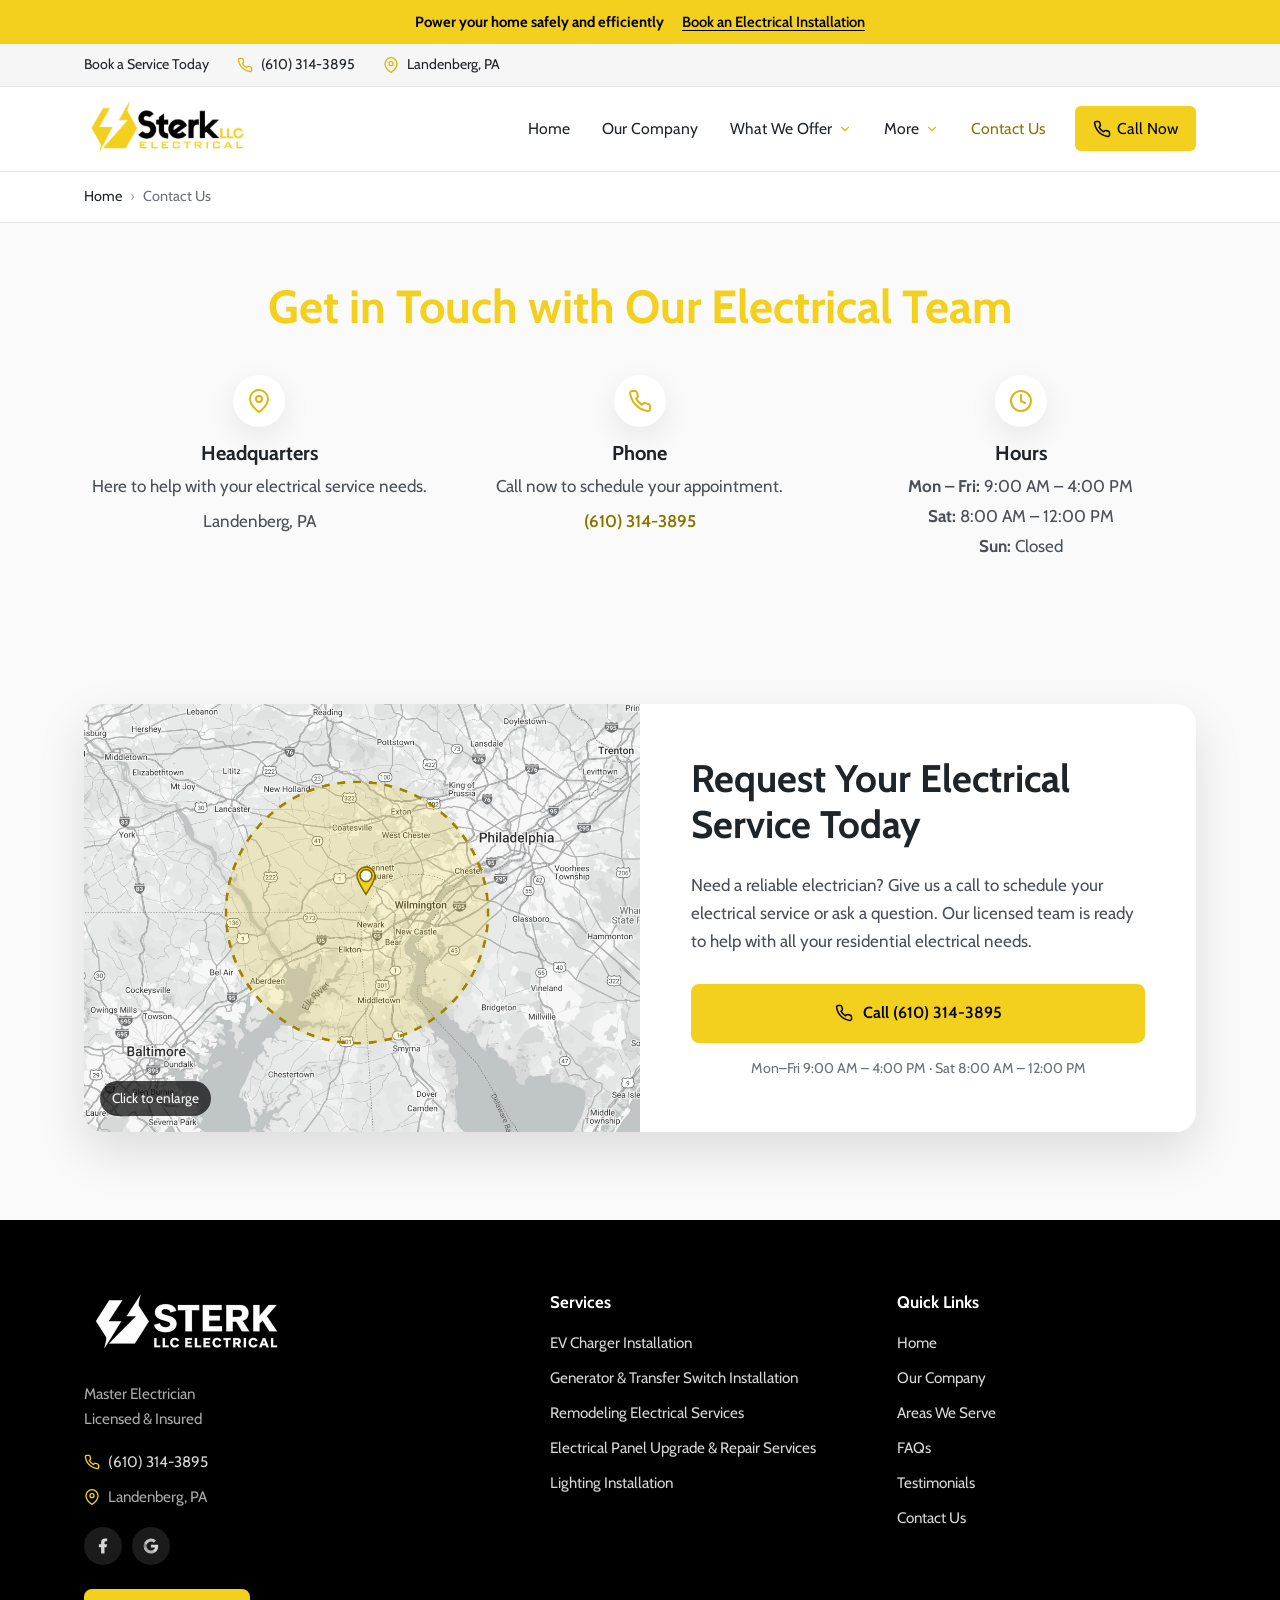
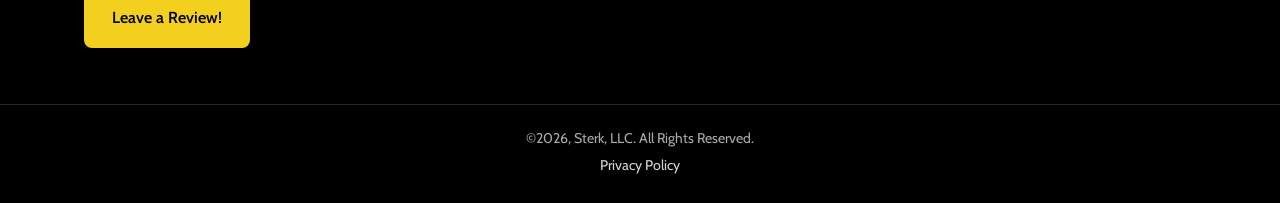
<file: contact/index.html>
<!doctype html>
<html lang="en-US">
<head>
<meta charset="utf-8">
<meta name="viewport" content="width=device-width, initial-scale=1">
<title>Contact Sterk, LLC | Electrician in Landenberg, PA</title>
<meta name="description" content="Contact Sterk, LLC for trusted electrical services. Call (610) 314-3895 to schedule your residential electrical service today.">
<link rel="canonical" href="https://www.sterkelectric.com/contact/">
<meta property="og:type" content="website">
<meta property="og:site_name" content="Sterk, LLC">
<meta property="og:title" content="Contact Sterk, LLC | Electrician in Landenberg, PA">
<meta property="og:description" content="Contact Sterk, LLC for trusted electrical services. Call (610) 314-3895 to schedule your residential electrical service today.">
<meta property="og:url" content="https://www.sterkelectric.com/contact/">
<meta property="og:image" content="https://www.sterkelectric.com/assets/img/Sterk-LLC-SEO-image-basics.webp">
<link rel="icon" href="/assets/img/favicon-32x32.png" sizes="32x32">
<link rel="icon" href="/assets/img/favicon-192x192.png" sizes="192x192">
<link rel="apple-touch-icon" href="/assets/img/favicon-180x180.png">
<link rel="preconnect" href="https://fonts.googleapis.com">
<link rel="preconnect" href="https://fonts.gstatic.com" crossorigin>
<link href="https://fonts.googleapis.com/css2?family=Cabin:wght@400;500;600;700&display=swap" rel="stylesheet">
<link rel="stylesheet" href="/assets/css/style.css">

<!-- Google Tag Manager -->
<script>(function(w,d,s,l,i){w[l]=w[l]||[];w[l].push({'gtm.start':new Date().getTime(),event:'gtm.js'});var f=d.getElementsByTagName(s)[0],j=d.createElement(s),dl=l!='dataLayer'?'&l='+l:'';j.async=true;j.src='https://www.googletagmanager.com/gtm.js?id='+i+dl;f.parentNode.insertBefore(j,f);})(window,document,'script','dataLayer','GTM-58M3RPRC');</script>
<!-- Google Analytics -->
<script async src="https://www.googletagmanager.com/gtag/js?id=G-LF704M7Q73"></script>
<script>window.dataLayer=window.dataLayer||[];function gtag(){dataLayer.push(arguments);}gtag('js',new Date());gtag('config','G-LF704M7Q73');</script>
</head>
<body>
<noscript><iframe src="https://www.googletagmanager.com/ns.html?id=GTM-58M3RPRC" height="0" width="0" style="display:none;visibility:hidden"></iframe></noscript>
<a class="skip" href="#main">Skip to content</a>
<div class="promo"><div class="shell"><strong>Power your home safely and efficiently</strong><a href="tel:6103143895">Book an Electrical Installation</a></div></div>
<div class="topbar"><div class="shell"><span>Book a Service Today</span><a class="ico" href="tel:6103143895"><svg viewBox="0 0 24 24" fill="none" stroke="currentColor" stroke-width="2" stroke-linecap="round" stroke-linejoin="round" aria-hidden="true"><path d="M22 16.9v3a2 2 0 0 1-2.2 2 19.8 19.8 0 0 1-8.6-3.1 19.5 19.5 0 0 1-6-6A19.8 19.8 0 0 1 2.1 4.2 2 2 0 0 1 4.1 2h3a2 2 0 0 1 2 1.7c.1.9.4 1.8.7 2.7a2 2 0 0 1-.5 2.1L8 9.8a16 16 0 0 0 6 6l1.3-1.3a2 2 0 0 1 2.1-.4c.9.3 1.8.6 2.7.7a2 2 0 0 1 1.7 2z"/></svg> (610) 314-3895</a><span class="ico"><svg viewBox="0 0 24 24" fill="none" stroke="currentColor" stroke-width="2" stroke-linecap="round" stroke-linejoin="round" aria-hidden="true"><path d="M21 10c0 7-9 13-9 13S3 17 3 10a9 9 0 0 1 18 0z"/><circle cx="12" cy="10" r="3"/></svg> Landenberg, PA</span></div></div>
<header class="site-header"><div class="shell">
<a class="logo" href="/" aria-label="Sterk, LLC home"><img src="/assets/img/Sterk-LLC-logo.png" alt="Sterk LLC logo" width="232" height="82"></a>
<nav class="nav" id="nav" aria-label="Main">
<ul>
<li><a href="/">Home</a></li>
<li><a href="/about/">Our Company</a></li>
<li class="has-dd"><button class="dd-toggle" aria-expanded="false">What We Offer <svg viewBox="0 0 24 24" fill="none" stroke="currentColor" stroke-width="2" stroke-linecap="round" stroke-linejoin="round" aria-hidden="true"><polyline points="6 9 12 15 18 9"/></svg></button><ul class="dropdown"><li><a href="/services/">All Services</a></li><li><a href="/services/ev-charger-installation/">EV Charger Installation</a></li><li><a href="/services/generator-installation/">Generator &amp; Transfer Switch Installation</a></li><li><a href="/services/electrical-remodeling-services/">Remodeling Electrical Services</a></li><li><a href="/services/electrical-panel-upgrade/">Electrical Panel Upgrade &amp; Repair Services</a></li><li><a href="/services/lighting-installation/">Lighting Installation</a></li></ul></li>
<li class="has-dd"><button class="dd-toggle" aria-expanded="false">More <svg viewBox="0 0 24 24" fill="none" stroke="currentColor" stroke-width="2" stroke-linecap="round" stroke-linejoin="round" aria-hidden="true"><polyline points="6 9 12 15 18 9"/></svg></button><ul class="dropdown"><li><a href="/areas-we-serve/">Areas We Serve</a></li><li><a href="/faqs/">FAQs</a></li><li><a href="/testimonials/">Testimonials</a></li></ul></li>
<li><a href="/contact/" aria-current="page">Contact Us</a></li>
</ul>
<a class="btn btn--sm" href="tel:6103143895"><svg viewBox="0 0 24 24" fill="none" stroke="currentColor" stroke-width="2" stroke-linecap="round" stroke-linejoin="round" aria-hidden="true"><path d="M22 16.9v3a2 2 0 0 1-2.2 2 19.8 19.8 0 0 1-8.6-3.1 19.5 19.5 0 0 1-6-6A19.8 19.8 0 0 1 2.1 4.2 2 2 0 0 1 4.1 2h3a2 2 0 0 1 2 1.7c.1.9.4 1.8.7 2.7a2 2 0 0 1-.5 2.1L8 9.8a16 16 0 0 0 6 6l1.3-1.3a2 2 0 0 1 2.1-.4c.9.3 1.8.6 2.7.7a2 2 0 0 1 1.7 2z"/></svg> Call Now</a>
</nav>
<button class="menu-toggle" aria-label="Open menu" aria-controls="nav" aria-expanded="false"><svg viewBox="0 0 24 24" fill="none" stroke="currentColor" stroke-width="2" stroke-linecap="round" stroke-linejoin="round" aria-hidden="true"><line x1="3" y1="6" x2="21" y2="6"/><line x1="3" y1="12" x2="21" y2="12"/><line x1="3" y1="18" x2="21" y2="18"/></svg></button>
</div></header>
<main id="main">
<nav class="crumbs" aria-label="Breadcrumb"><div class="shell"><ol><li><a href="/">Home</a></li><li aria-current="page">Contact Us</li></ol></div></nav>
<section class="section section--tight"><div class="shell center"><h1 class="title-yellow">Get in Touch with Our Electrical Team</h1>
<div class="info"><div><div class="info__icon"><svg viewBox="0 0 24 24" fill="none" stroke="currentColor" stroke-width="2" stroke-linecap="round" stroke-linejoin="round" aria-hidden="true"><path d="M21 10c0 7-9 13-9 13S3 17 3 10a9 9 0 0 1 18 0z"/><circle cx="12" cy="10" r="3"/></svg></div><h3>Headquarters</h3><p>Here to help with your electrical service needs.</p><p>Landenberg, PA</p></div><div><div class="info__icon"><svg viewBox="0 0 24 24" fill="none" stroke="currentColor" stroke-width="2" stroke-linecap="round" stroke-linejoin="round" aria-hidden="true"><path d="M22 16.9v3a2 2 0 0 1-2.2 2 19.8 19.8 0 0 1-8.6-3.1 19.5 19.5 0 0 1-6-6A19.8 19.8 0 0 1 2.1 4.2 2 2 0 0 1 4.1 2h3a2 2 0 0 1 2 1.7c.1.9.4 1.8.7 2.7a2 2 0 0 1-.5 2.1L8 9.8a16 16 0 0 0 6 6l1.3-1.3a2 2 0 0 1 2.1-.4c.9.3 1.8.6 2.7.7a2 2 0 0 1 1.7 2z"/></svg></div><h3>Phone</h3><p>Call now to schedule your appointment.</p><p><a href="tel:6103143895">(610) 314-3895</a></p></div><div><div class="info__icon"><svg viewBox="0 0 24 24" fill="none" stroke="currentColor" stroke-width="2" stroke-linecap="round" stroke-linejoin="round" aria-hidden="true"><circle cx="12" cy="12" r="10"/><polyline points="12 6 12 12 16 14"/></svg></div><h3>Hours</h3><div class="hours"><span><strong>Mon – Fri:</strong> 9:00 AM – 4:00 PM</span><span><strong>Sat:</strong> 8:00 AM – 12:00 PM</span><span><strong>Sun:</strong> Closed</span></div></div></div></div></section>
<section class="section"><div class="shell">
<div class="mapbox"><a class="mapbox__map" href="/assets/img/MAP-Full.webp" target="_blank" rel="noopener"><img src="/assets/img/MAP-Big.webp" alt="Map of the Sterk, LLC service area" width="1157" height="815" loading="lazy" decoding="async"><span>Click to enlarge</span></a>
<div class="mapbox__body"><h2>Request Your Electrical Service Today</h2><p>Need a reliable electrician? Give us a call to schedule your electrical service or ask a question. Our licensed team is ready to help with all your residential electrical needs.</p><div class="reach"><a class="btn" href="tel:6103143895"><svg viewBox="0 0 24 24" fill="none" stroke="currentColor" stroke-width="2" stroke-linecap="round" stroke-linejoin="round" aria-hidden="true"><path d="M22 16.9v3a2 2 0 0 1-2.2 2 19.8 19.8 0 0 1-8.6-3.1 19.5 19.5 0 0 1-6-6A19.8 19.8 0 0 1 2.1 4.2 2 2 0 0 1 4.1 2h3a2 2 0 0 1 2 1.7c.1.9.4 1.8.7 2.7a2 2 0 0 1-.5 2.1L8 9.8a16 16 0 0 0 6 6l1.3-1.3a2 2 0 0 1 2.1-.4c.9.3 1.8.6 2.7.7a2 2 0 0 1 1.7 2z"/></svg> Call (610) 314-3895</a>
<small>Mon–Fri 9:00 AM – 4:00 PM &middot; Sat 8:00 AM – 12:00 PM</small></div></div></div></div></section>
</main>
<footer class="footer"><div class="shell">
<div class="footer__grid">
<div>
<a href="/"><img class="footer__logo" src="/assets/img/white-version-logo.png" alt="Sterk LLC Electrical" width="410" height="134" loading="lazy"></a>
<p>Master Electrician<br>Licensed &amp; Insured</p>
<div class="contact"><a class="ico" href="tel:6103143895"><svg viewBox="0 0 24 24" fill="none" stroke="currentColor" stroke-width="2" stroke-linecap="round" stroke-linejoin="round" aria-hidden="true"><path d="M22 16.9v3a2 2 0 0 1-2.2 2 19.8 19.8 0 0 1-8.6-3.1 19.5 19.5 0 0 1-6-6A19.8 19.8 0 0 1 2.1 4.2 2 2 0 0 1 4.1 2h3a2 2 0 0 1 2 1.7c.1.9.4 1.8.7 2.7a2 2 0 0 1-.5 2.1L8 9.8a16 16 0 0 0 6 6l1.3-1.3a2 2 0 0 1 2.1-.4c.9.3 1.8.6 2.7.7a2 2 0 0 1 1.7 2z"/></svg> (610) 314-3895</a><span class="ico"><svg viewBox="0 0 24 24" fill="none" stroke="currentColor" stroke-width="2" stroke-linecap="round" stroke-linejoin="round" aria-hidden="true"><path d="M21 10c0 7-9 13-9 13S3 17 3 10a9 9 0 0 1 18 0z"/><circle cx="12" cy="10" r="3"/></svg> Landenberg, PA</span></div>
<div class="socials"><a href="https://www.facebook.com/sterkllc/" aria-label="Facebook" target="_blank" rel="noopener"><svg viewBox="0 0 24 24" fill="currentColor" aria-hidden="true"><path d="M14 13.5h2.5l1-4H14v-2c0-1 0-2 2-2h1.5V2.1C17.2 2.1 15.9 2 14.5 2 11.6 2 9.5 3.7 9.5 7v2.5h-3v4h3V22h4.5z"/></svg></a><a href="https://www.google.com/maps/place/Sterk,+LLC.+Electricial/data=!4m2!3m1!1s0x0:0x9df92b370159077b?sa=X&amp;ved=1t:2428&amp;ictx=111" aria-label="Google Maps" target="_blank" rel="noopener"><svg viewBox="0 0 24 24" fill="currentColor" aria-hidden="true"><path d="M21.6 12.2c0-.7-.1-1.4-.2-2H12v3.8h5.4a4.6 4.6 0 0 1-2 3v2.5h3.2c1.9-1.7 3-4.3 3-7.3z"/><path d="M12 22c2.7 0 5-.9 6.6-2.4l-3.2-2.5c-.9.6-2 1-3.4 1-2.6 0-4.8-1.8-5.6-4.1H3.1v2.6A10 10 0 0 0 12 22z" opacity=".8"/><path d="M6.4 14a6 6 0 0 1 0-3.9V7.5H3.1a10 10 0 0 0 0 9z" opacity=".6"/><path d="M12 6c1.5 0 2.8.5 3.8 1.5l2.9-2.9A10 10 0 0 0 3.1 7.5l3.3 2.6C7.2 7.8 9.4 6 12 6z" opacity=".9"/></svg></a></div>
<a class="btn" href="https://search.google.com/local/writereview?placeid=ChIJO1J0JGmrx4kRewdZATcr-Z0" target="_blank" rel="noopener">Leave a Review!</a>
</div>
<div><h4>Services</h4><ul><li><a href="/services/ev-charger-installation/">EV Charger Installation</a></li><li><a href="/services/generator-installation/">Generator &amp; Transfer Switch Installation</a></li><li><a href="/services/electrical-remodeling-services/">Remodeling Electrical Services</a></li><li><a href="/services/electrical-panel-upgrade/">Electrical Panel Upgrade &amp; Repair Services</a></li><li><a href="/services/lighting-installation/">Lighting Installation</a></li></ul></div>
<div><h4>Quick Links</h4><ul><li><a href="/">Home</a></li><li><a href="/about/">Our Company</a></li><li><a href="/areas-we-serve/">Areas We Serve</a></li><li><a href="/faqs/">FAQs</a></li><li><a href="/testimonials/">Testimonials</a></li><li><a href="/contact/">Contact Us</a></li></ul></div>
</div></div>
<div class="footer__bar"><div class="shell"><p>&copy;<span id="year">2026</span>, Sterk, LLC. All Rights Reserved.</p><p><a href="/privacy-policy/">Privacy Policy</a></p></div></div>
</footer>
<a class="callbar" href="tel:6103143895"><svg viewBox="0 0 24 24" fill="none" stroke="currentColor" stroke-width="2" stroke-linecap="round" stroke-linejoin="round" aria-hidden="true"><path d="M22 16.9v3a2 2 0 0 1-2.2 2 19.8 19.8 0 0 1-8.6-3.1 19.5 19.5 0 0 1-6-6A19.8 19.8 0 0 1 2.1 4.2 2 2 0 0 1 4.1 2h3a2 2 0 0 1 2 1.7c.1.9.4 1.8.7 2.7a2 2 0 0 1-.5 2.1L8 9.8a16 16 0 0 0 6 6l1.3-1.3a2 2 0 0 1 2.1-.4c.9.3 1.8.6 2.7.7a2 2 0 0 1 1.7 2z"/></svg> Call (610) 314-3895</a>
<script src="/assets/js/main.js" defer></script>
</body>
</html>
</file>
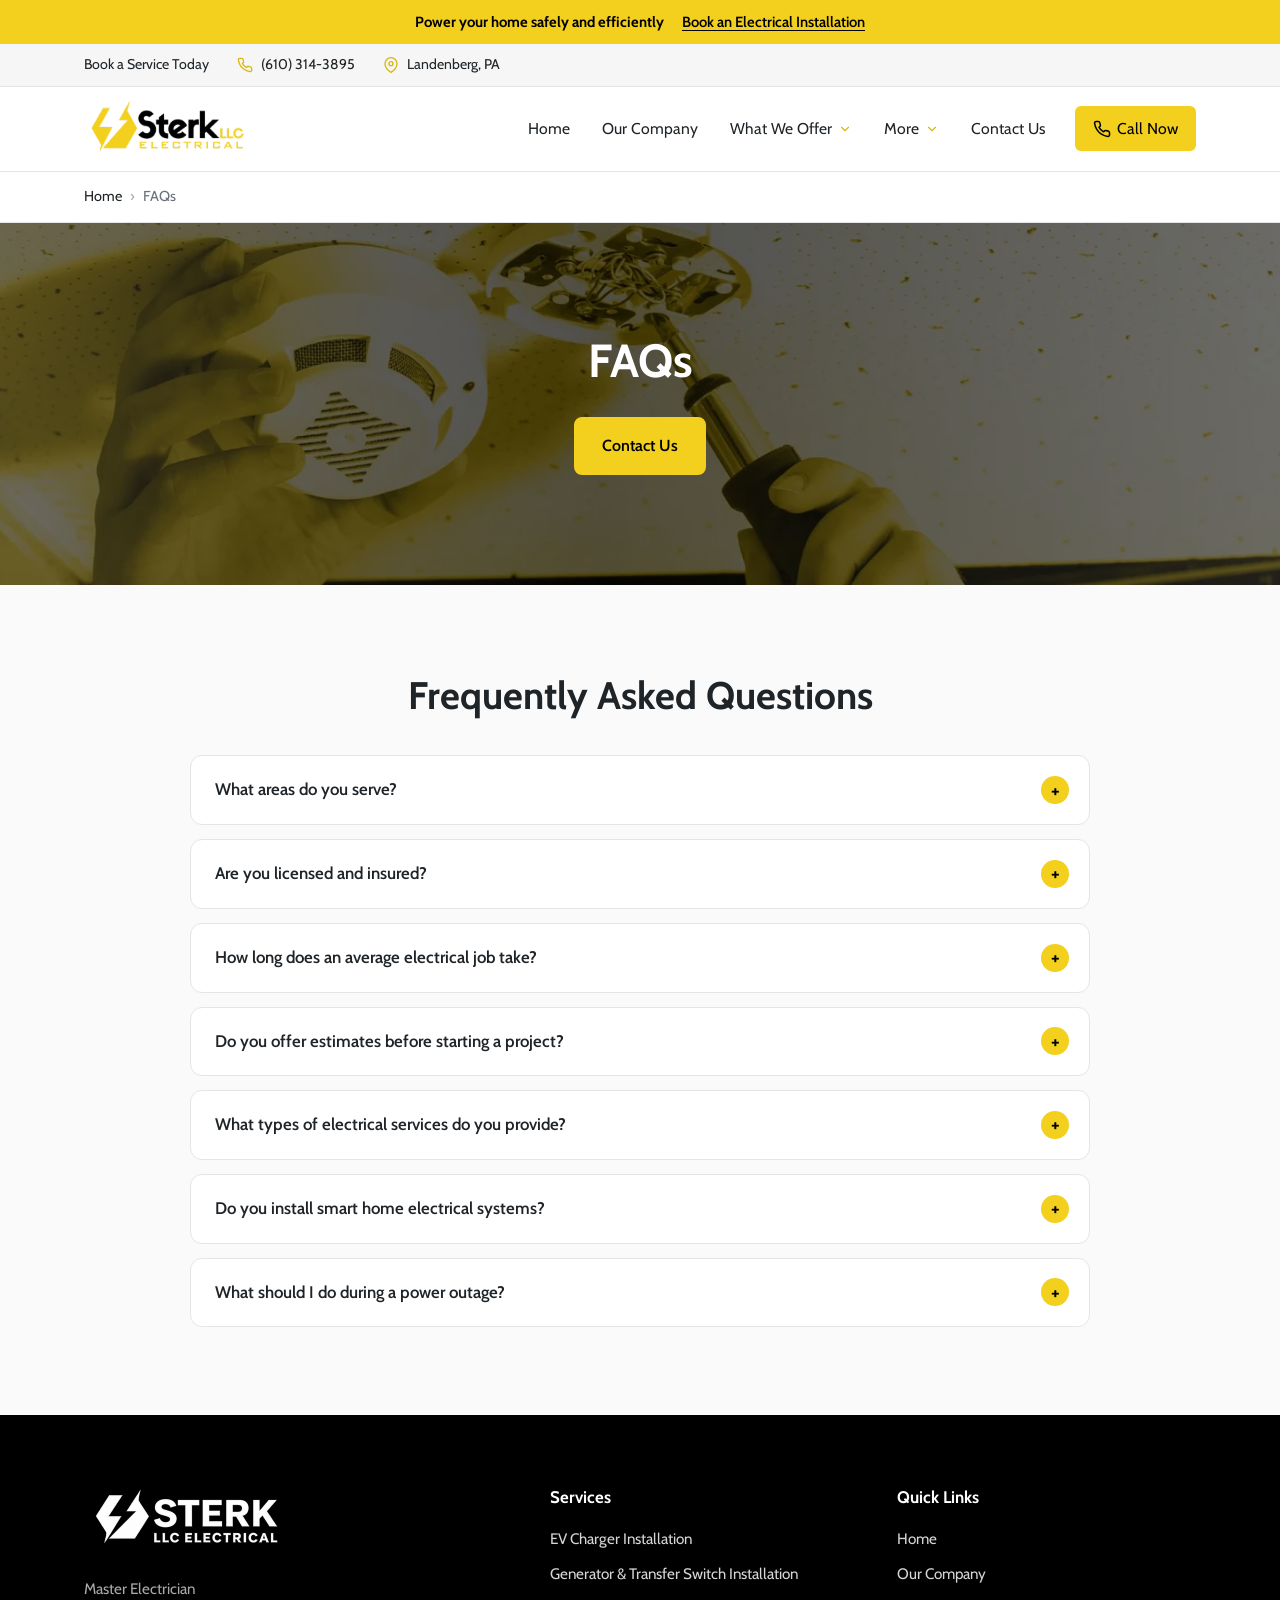
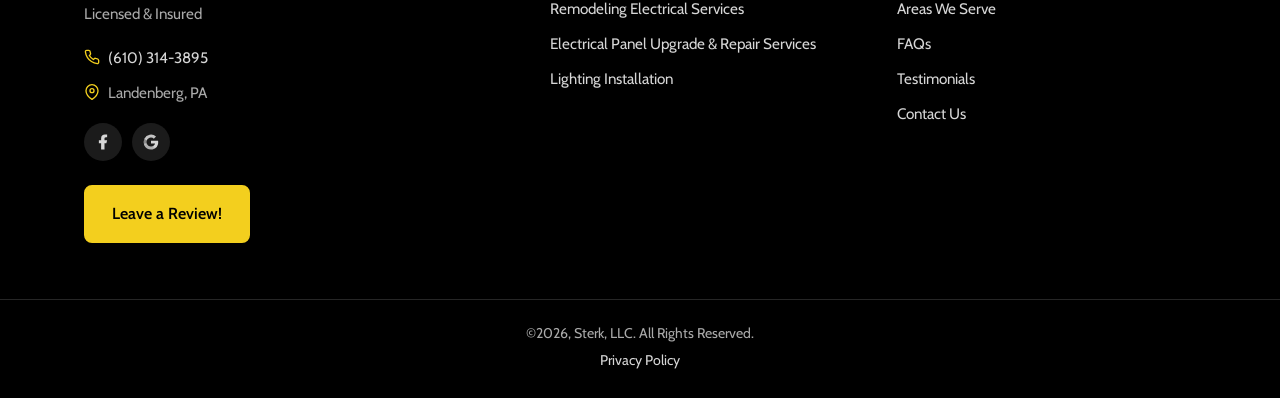
<file: faqs/index.html>
<!doctype html>
<html lang="en-US">
<head>
<meta charset="utf-8">
<meta name="viewport" content="width=device-width, initial-scale=1">
<title>FAQs | Sterk, LLC Electrician in Landenberg, PA</title>
<meta name="description" content="Have questions about electrical services? Sterk, LLC in Landenberg, PA, has the answers. Call (610) 314-3895 for reliable, licensed electrical work.">
<link rel="canonical" href="https://www.sterkelectric.com/faqs/">
<meta property="og:type" content="website">
<meta property="og:site_name" content="Sterk, LLC">
<meta property="og:title" content="FAQs | Sterk, LLC Electrician in Landenberg, PA">
<meta property="og:description" content="Have questions about electrical services? Sterk, LLC in Landenberg, PA, has the answers. Call (610) 314-3895 for reliable, licensed electrical work.">
<meta property="og:url" content="https://www.sterkelectric.com/faqs/">
<meta property="og:image" content="https://www.sterkelectric.com/assets/img/Sterk-LLC-SEO-image-basics.webp">
<link rel="icon" href="/assets/img/favicon-32x32.png" sizes="32x32">
<link rel="icon" href="/assets/img/favicon-192x192.png" sizes="192x192">
<link rel="apple-touch-icon" href="/assets/img/favicon-180x180.png">
<link rel="preconnect" href="https://fonts.googleapis.com">
<link rel="preconnect" href="https://fonts.gstatic.com" crossorigin>
<link href="https://fonts.googleapis.com/css2?family=Cabin:wght@400;500;600;700&display=swap" rel="stylesheet">
<link rel="stylesheet" href="/assets/css/style.css">

<!-- Google Tag Manager -->
<script>(function(w,d,s,l,i){w[l]=w[l]||[];w[l].push({'gtm.start':new Date().getTime(),event:'gtm.js'});var f=d.getElementsByTagName(s)[0],j=d.createElement(s),dl=l!='dataLayer'?'&l='+l:'';j.async=true;j.src='https://www.googletagmanager.com/gtm.js?id='+i+dl;f.parentNode.insertBefore(j,f);})(window,document,'script','dataLayer','GTM-58M3RPRC');</script>
<!-- Google Analytics -->
<script async src="https://www.googletagmanager.com/gtag/js?id=G-LF704M7Q73"></script>
<script>window.dataLayer=window.dataLayer||[];function gtag(){dataLayer.push(arguments);}gtag('js',new Date());gtag('config','G-LF704M7Q73');</script>
</head>
<body>
<noscript><iframe src="https://www.googletagmanager.com/ns.html?id=GTM-58M3RPRC" height="0" width="0" style="display:none;visibility:hidden"></iframe></noscript>
<a class="skip" href="#main">Skip to content</a>
<div class="promo"><div class="shell"><strong>Power your home safely and efficiently</strong><a href="tel:6103143895">Book an Electrical Installation</a></div></div>
<div class="topbar"><div class="shell"><span>Book a Service Today</span><a class="ico" href="tel:6103143895"><svg viewBox="0 0 24 24" fill="none" stroke="currentColor" stroke-width="2" stroke-linecap="round" stroke-linejoin="round" aria-hidden="true"><path d="M22 16.9v3a2 2 0 0 1-2.2 2 19.8 19.8 0 0 1-8.6-3.1 19.5 19.5 0 0 1-6-6A19.8 19.8 0 0 1 2.1 4.2 2 2 0 0 1 4.1 2h3a2 2 0 0 1 2 1.7c.1.9.4 1.8.7 2.7a2 2 0 0 1-.5 2.1L8 9.8a16 16 0 0 0 6 6l1.3-1.3a2 2 0 0 1 2.1-.4c.9.3 1.8.6 2.7.7a2 2 0 0 1 1.7 2z"/></svg> (610) 314-3895</a><span class="ico"><svg viewBox="0 0 24 24" fill="none" stroke="currentColor" stroke-width="2" stroke-linecap="round" stroke-linejoin="round" aria-hidden="true"><path d="M21 10c0 7-9 13-9 13S3 17 3 10a9 9 0 0 1 18 0z"/><circle cx="12" cy="10" r="3"/></svg> Landenberg, PA</span></div></div>
<header class="site-header"><div class="shell">
<a class="logo" href="/" aria-label="Sterk, LLC home"><img src="/assets/img/Sterk-LLC-logo.png" alt="Sterk LLC logo" width="232" height="82"></a>
<nav class="nav" id="nav" aria-label="Main">
<ul>
<li><a href="/">Home</a></li>
<li><a href="/about/">Our Company</a></li>
<li class="has-dd"><button class="dd-toggle" aria-expanded="false">What We Offer <svg viewBox="0 0 24 24" fill="none" stroke="currentColor" stroke-width="2" stroke-linecap="round" stroke-linejoin="round" aria-hidden="true"><polyline points="6 9 12 15 18 9"/></svg></button><ul class="dropdown"><li><a href="/services/">All Services</a></li><li><a href="/services/ev-charger-installation/">EV Charger Installation</a></li><li><a href="/services/generator-installation/">Generator &amp; Transfer Switch Installation</a></li><li><a href="/services/electrical-remodeling-services/">Remodeling Electrical Services</a></li><li><a href="/services/electrical-panel-upgrade/">Electrical Panel Upgrade &amp; Repair Services</a></li><li><a href="/services/lighting-installation/">Lighting Installation</a></li></ul></li>
<li class="has-dd"><button class="dd-toggle" aria-expanded="false">More <svg viewBox="0 0 24 24" fill="none" stroke="currentColor" stroke-width="2" stroke-linecap="round" stroke-linejoin="round" aria-hidden="true"><polyline points="6 9 12 15 18 9"/></svg></button><ul class="dropdown"><li><a href="/areas-we-serve/">Areas We Serve</a></li><li><a href="/faqs/" aria-current="page">FAQs</a></li><li><a href="/testimonials/">Testimonials</a></li></ul></li>
<li><a href="/contact/">Contact Us</a></li>
</ul>
<a class="btn btn--sm" href="tel:6103143895"><svg viewBox="0 0 24 24" fill="none" stroke="currentColor" stroke-width="2" stroke-linecap="round" stroke-linejoin="round" aria-hidden="true"><path d="M22 16.9v3a2 2 0 0 1-2.2 2 19.8 19.8 0 0 1-8.6-3.1 19.5 19.5 0 0 1-6-6A19.8 19.8 0 0 1 2.1 4.2 2 2 0 0 1 4.1 2h3a2 2 0 0 1 2 1.7c.1.9.4 1.8.7 2.7a2 2 0 0 1-.5 2.1L8 9.8a16 16 0 0 0 6 6l1.3-1.3a2 2 0 0 1 2.1-.4c.9.3 1.8.6 2.7.7a2 2 0 0 1 1.7 2z"/></svg> Call Now</a>
</nav>
<button class="menu-toggle" aria-label="Open menu" aria-controls="nav" aria-expanded="false"><svg viewBox="0 0 24 24" fill="none" stroke="currentColor" stroke-width="2" stroke-linecap="round" stroke-linejoin="round" aria-hidden="true"><line x1="3" y1="6" x2="21" y2="6"/><line x1="3" y1="12" x2="21" y2="12"/><line x1="3" y1="18" x2="21" y2="18"/></svg></button>
</div></header>
<main id="main">
<nav class="crumbs" aria-label="Breadcrumb"><div class="shell"><ol><li><a href="/">Home</a></li><li aria-current="page">FAQs</li></ol></div></nav>
<section class="banner" style="background-image:url('/assets/img/breadcrumb-FAQS.webp')"><div class="shell">
<h1>FAQs</h1><div class="btns"><a class="btn" href="/contact/">Contact Us</a></div></div></section>
<section class="section"><div class="shell"><h2 class="center">Frequently Asked Questions</h2><div class="faq"><details><summary>What areas do you serve?</summary><div><p>We proudly serve homeowners in Landenberg, Kennett Square, Hockessin, Avondale, and surrounding communities. Our team provides reliable residential electrical services throughout the area.</p></div></details><details><summary>Are you licensed and insured?</summary><div><p>Yes. Sterk, LLC is fully licensed and insured for all residential electrical work. Every job is completed to meet state and local code requirements for safety and reliability.</p></div></details><details><summary>How long does an average electrical job take?</summary><div><p>Most residential electrical services are completed within a day. Larger projects, like panel upgrades or whole-home rewiring, may take longer. We always provide clear timelines before starting.</p></div></details><details><summary>Do you offer estimates before starting a project?</summary><div><p>Absolutely. We provide upfront estimates for all services. Our goal is to offer transparency and honesty, so you know exactly what to expect before any work begins.</p></div></details><details><summary>What types of electrical services do you provide?</summary><div><p>We handle all residential electrical needs, including lighting installation, generator setup, EV charger installation, electrical remodeling, and panel upgrades or repairs.</p></div></details><details><summary>Do you install smart home electrical systems?</summary><div><p>Yes, we can install smart lighting, smart switches, and Wi-Fi–enabled EV chargers. We’ll help you modernize your home safely with technology that fits your lifestyle.</p></div></details><details><summary>What should I do during a power outage?</summary><div><p>If your power goes out, check your breakers first. If the issue isn’t internal, contact your power company. For reliable backup solutions, we install home generator systems with transfer switches.</p></div></details></div></div></section>
</main>
<footer class="footer"><div class="shell">
<div class="footer__grid">
<div>
<a href="/"><img class="footer__logo" src="/assets/img/white-version-logo.png" alt="Sterk LLC Electrical" width="410" height="134" loading="lazy"></a>
<p>Master Electrician<br>Licensed &amp; Insured</p>
<div class="contact"><a class="ico" href="tel:6103143895"><svg viewBox="0 0 24 24" fill="none" stroke="currentColor" stroke-width="2" stroke-linecap="round" stroke-linejoin="round" aria-hidden="true"><path d="M22 16.9v3a2 2 0 0 1-2.2 2 19.8 19.8 0 0 1-8.6-3.1 19.5 19.5 0 0 1-6-6A19.8 19.8 0 0 1 2.1 4.2 2 2 0 0 1 4.1 2h3a2 2 0 0 1 2 1.7c.1.9.4 1.8.7 2.7a2 2 0 0 1-.5 2.1L8 9.8a16 16 0 0 0 6 6l1.3-1.3a2 2 0 0 1 2.1-.4c.9.3 1.8.6 2.7.7a2 2 0 0 1 1.7 2z"/></svg> (610) 314-3895</a><span class="ico"><svg viewBox="0 0 24 24" fill="none" stroke="currentColor" stroke-width="2" stroke-linecap="round" stroke-linejoin="round" aria-hidden="true"><path d="M21 10c0 7-9 13-9 13S3 17 3 10a9 9 0 0 1 18 0z"/><circle cx="12" cy="10" r="3"/></svg> Landenberg, PA</span></div>
<div class="socials"><a href="https://www.facebook.com/sterkllc/" aria-label="Facebook" target="_blank" rel="noopener"><svg viewBox="0 0 24 24" fill="currentColor" aria-hidden="true"><path d="M14 13.5h2.5l1-4H14v-2c0-1 0-2 2-2h1.5V2.1C17.2 2.1 15.9 2 14.5 2 11.6 2 9.5 3.7 9.5 7v2.5h-3v4h3V22h4.5z"/></svg></a><a href="https://www.google.com/maps/place/Sterk,+LLC.+Electricial/data=!4m2!3m1!1s0x0:0x9df92b370159077b?sa=X&amp;ved=1t:2428&amp;ictx=111" aria-label="Google Maps" target="_blank" rel="noopener"><svg viewBox="0 0 24 24" fill="currentColor" aria-hidden="true"><path d="M21.6 12.2c0-.7-.1-1.4-.2-2H12v3.8h5.4a4.6 4.6 0 0 1-2 3v2.5h3.2c1.9-1.7 3-4.3 3-7.3z"/><path d="M12 22c2.7 0 5-.9 6.6-2.4l-3.2-2.5c-.9.6-2 1-3.4 1-2.6 0-4.8-1.8-5.6-4.1H3.1v2.6A10 10 0 0 0 12 22z" opacity=".8"/><path d="M6.4 14a6 6 0 0 1 0-3.9V7.5H3.1a10 10 0 0 0 0 9z" opacity=".6"/><path d="M12 6c1.5 0 2.8.5 3.8 1.5l2.9-2.9A10 10 0 0 0 3.1 7.5l3.3 2.6C7.2 7.8 9.4 6 12 6z" opacity=".9"/></svg></a></div>
<a class="btn" href="https://search.google.com/local/writereview?placeid=ChIJO1J0JGmrx4kRewdZATcr-Z0" target="_blank" rel="noopener">Leave a Review!</a>
</div>
<div><h4>Services</h4><ul><li><a href="/services/ev-charger-installation/">EV Charger Installation</a></li><li><a href="/services/generator-installation/">Generator &amp; Transfer Switch Installation</a></li><li><a href="/services/electrical-remodeling-services/">Remodeling Electrical Services</a></li><li><a href="/services/electrical-panel-upgrade/">Electrical Panel Upgrade &amp; Repair Services</a></li><li><a href="/services/lighting-installation/">Lighting Installation</a></li></ul></div>
<div><h4>Quick Links</h4><ul><li><a href="/">Home</a></li><li><a href="/about/">Our Company</a></li><li><a href="/areas-we-serve/">Areas We Serve</a></li><li><a href="/faqs/">FAQs</a></li><li><a href="/testimonials/">Testimonials</a></li><li><a href="/contact/">Contact Us</a></li></ul></div>
</div></div>
<div class="footer__bar"><div class="shell"><p>&copy;<span id="year">2026</span>, Sterk, LLC. All Rights Reserved.</p><p><a href="/privacy-policy/">Privacy Policy</a></p></div></div>
</footer>
<a class="callbar" href="tel:6103143895"><svg viewBox="0 0 24 24" fill="none" stroke="currentColor" stroke-width="2" stroke-linecap="round" stroke-linejoin="round" aria-hidden="true"><path d="M22 16.9v3a2 2 0 0 1-2.2 2 19.8 19.8 0 0 1-8.6-3.1 19.5 19.5 0 0 1-6-6A19.8 19.8 0 0 1 2.1 4.2 2 2 0 0 1 4.1 2h3a2 2 0 0 1 2 1.7c.1.9.4 1.8.7 2.7a2 2 0 0 1-.5 2.1L8 9.8a16 16 0 0 0 6 6l1.3-1.3a2 2 0 0 1 2.1-.4c.9.3 1.8.6 2.7.7a2 2 0 0 1 1.7 2z"/></svg> Call (610) 314-3895</a>
<script src="/assets/js/main.js" defer></script>
</body>
</html>
</file>
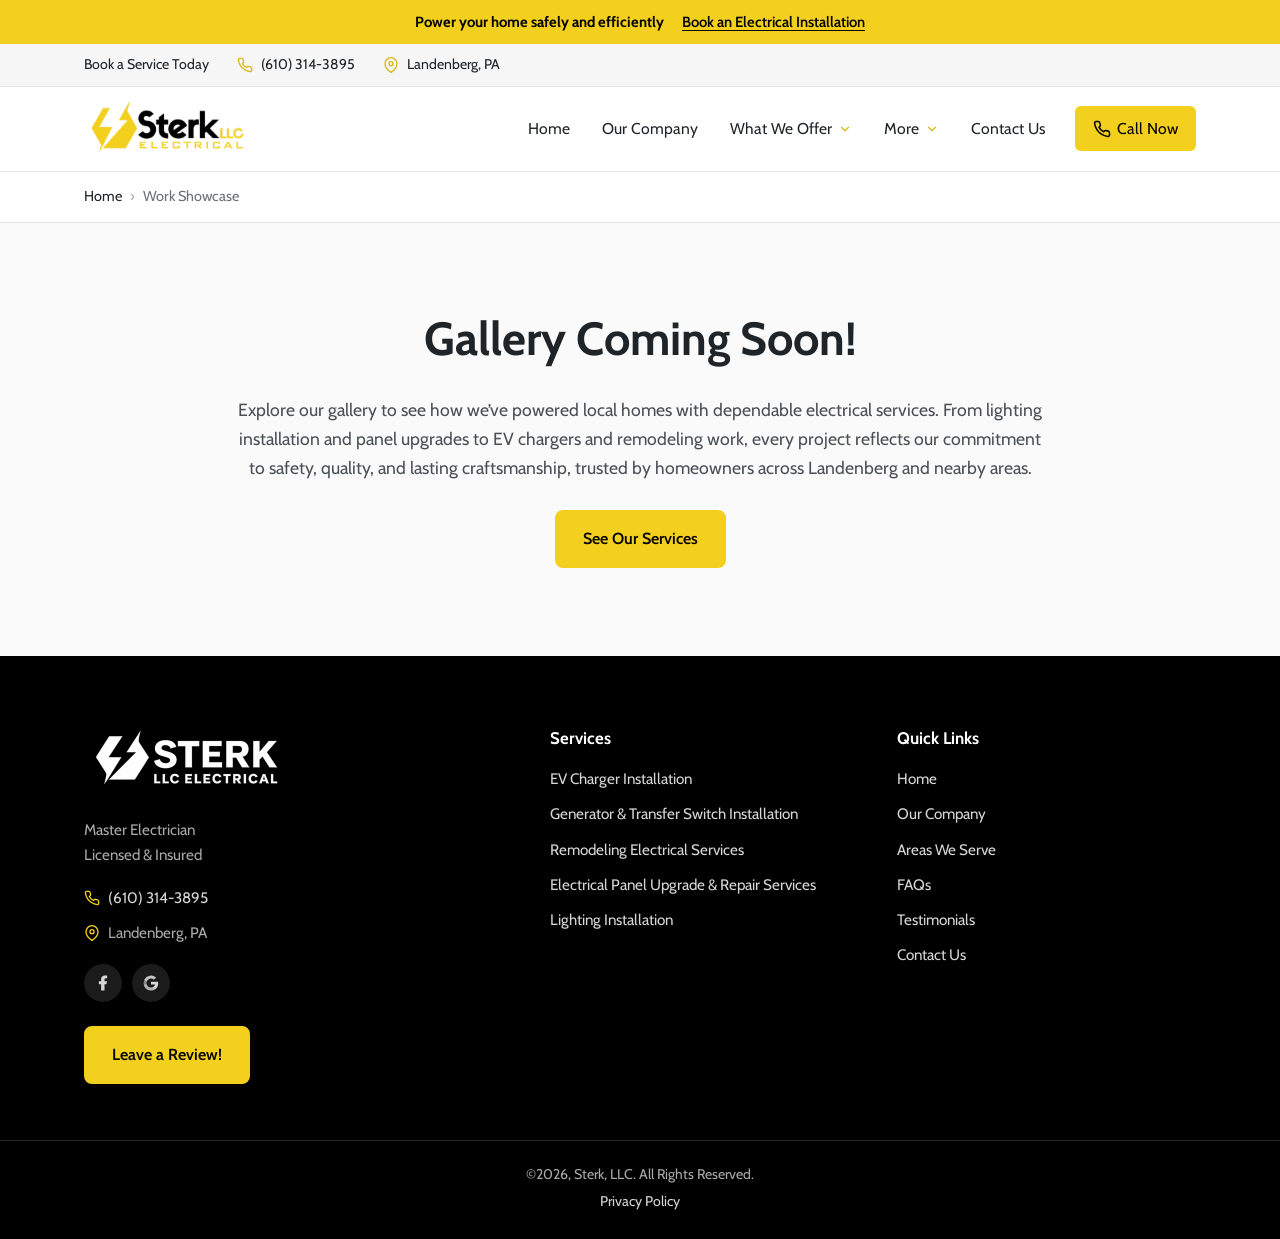
<file: gallery/index.html>
<!doctype html>
<html lang="en-US">
<head>
<meta charset="utf-8">
<meta name="viewport" content="width=device-width, initial-scale=1">
<title>Gallery | Sterk, LLC</title>
<meta name="description" content="Explore our electrical project gallery. See how Sterk, LLC delivers quality installations and lighting upgrades for homeowners in Landenberg, PA.">
<link rel="canonical" href="https://www.sterkelectric.com/gallery/">
<meta property="og:type" content="website">
<meta property="og:site_name" content="Sterk, LLC">
<meta property="og:title" content="Gallery | Sterk, LLC">
<meta property="og:description" content="Explore our electrical project gallery. See how Sterk, LLC delivers quality installations and lighting upgrades for homeowners in Landenberg, PA.">
<meta property="og:url" content="https://www.sterkelectric.com/gallery/">
<meta property="og:image" content="https://www.sterkelectric.com/assets/img/Sterk-LLC-SEO-image-basics.webp">
<link rel="icon" href="/assets/img/favicon-32x32.png" sizes="32x32">
<link rel="icon" href="/assets/img/favicon-192x192.png" sizes="192x192">
<link rel="apple-touch-icon" href="/assets/img/favicon-180x180.png">
<link rel="preconnect" href="https://fonts.googleapis.com">
<link rel="preconnect" href="https://fonts.gstatic.com" crossorigin>
<link href="https://fonts.googleapis.com/css2?family=Cabin:wght@400;500;600;700&display=swap" rel="stylesheet">
<link rel="stylesheet" href="/assets/css/style.css">

<!-- Google Tag Manager -->
<script>(function(w,d,s,l,i){w[l]=w[l]||[];w[l].push({'gtm.start':new Date().getTime(),event:'gtm.js'});var f=d.getElementsByTagName(s)[0],j=d.createElement(s),dl=l!='dataLayer'?'&l='+l:'';j.async=true;j.src='https://www.googletagmanager.com/gtm.js?id='+i+dl;f.parentNode.insertBefore(j,f);})(window,document,'script','dataLayer','GTM-58M3RPRC');</script>
<!-- Google Analytics -->
<script async src="https://www.googletagmanager.com/gtag/js?id=G-LF704M7Q73"></script>
<script>window.dataLayer=window.dataLayer||[];function gtag(){dataLayer.push(arguments);}gtag('js',new Date());gtag('config','G-LF704M7Q73');</script>
</head>
<body>
<noscript><iframe src="https://www.googletagmanager.com/ns.html?id=GTM-58M3RPRC" height="0" width="0" style="display:none;visibility:hidden"></iframe></noscript>
<a class="skip" href="#main">Skip to content</a>
<div class="promo"><div class="shell"><strong>Power your home safely and efficiently</strong><a href="tel:6103143895">Book an Electrical Installation</a></div></div>
<div class="topbar"><div class="shell"><span>Book a Service Today</span><a class="ico" href="tel:6103143895"><svg viewBox="0 0 24 24" fill="none" stroke="currentColor" stroke-width="2" stroke-linecap="round" stroke-linejoin="round" aria-hidden="true"><path d="M22 16.9v3a2 2 0 0 1-2.2 2 19.8 19.8 0 0 1-8.6-3.1 19.5 19.5 0 0 1-6-6A19.8 19.8 0 0 1 2.1 4.2 2 2 0 0 1 4.1 2h3a2 2 0 0 1 2 1.7c.1.9.4 1.8.7 2.7a2 2 0 0 1-.5 2.1L8 9.8a16 16 0 0 0 6 6l1.3-1.3a2 2 0 0 1 2.1-.4c.9.3 1.8.6 2.7.7a2 2 0 0 1 1.7 2z"/></svg> (610) 314-3895</a><span class="ico"><svg viewBox="0 0 24 24" fill="none" stroke="currentColor" stroke-width="2" stroke-linecap="round" stroke-linejoin="round" aria-hidden="true"><path d="M21 10c0 7-9 13-9 13S3 17 3 10a9 9 0 0 1 18 0z"/><circle cx="12" cy="10" r="3"/></svg> Landenberg, PA</span></div></div>
<header class="site-header"><div class="shell">
<a class="logo" href="/" aria-label="Sterk, LLC home"><img src="/assets/img/Sterk-LLC-logo.png" alt="Sterk LLC logo" width="232" height="82"></a>
<nav class="nav" id="nav" aria-label="Main">
<ul>
<li><a href="/">Home</a></li>
<li><a href="/about/">Our Company</a></li>
<li class="has-dd"><button class="dd-toggle" aria-expanded="false">What We Offer <svg viewBox="0 0 24 24" fill="none" stroke="currentColor" stroke-width="2" stroke-linecap="round" stroke-linejoin="round" aria-hidden="true"><polyline points="6 9 12 15 18 9"/></svg></button><ul class="dropdown"><li><a href="/services/">All Services</a></li><li><a href="/services/ev-charger-installation/">EV Charger Installation</a></li><li><a href="/services/generator-installation/">Generator &amp; Transfer Switch Installation</a></li><li><a href="/services/electrical-remodeling-services/">Remodeling Electrical Services</a></li><li><a href="/services/electrical-panel-upgrade/">Electrical Panel Upgrade &amp; Repair Services</a></li><li><a href="/services/lighting-installation/">Lighting Installation</a></li></ul></li>
<li class="has-dd"><button class="dd-toggle" aria-expanded="false">More <svg viewBox="0 0 24 24" fill="none" stroke="currentColor" stroke-width="2" stroke-linecap="round" stroke-linejoin="round" aria-hidden="true"><polyline points="6 9 12 15 18 9"/></svg></button><ul class="dropdown"><li><a href="/areas-we-serve/">Areas We Serve</a></li><li><a href="/faqs/">FAQs</a></li><li><a href="/testimonials/">Testimonials</a></li></ul></li>
<li><a href="/contact/">Contact Us</a></li>
</ul>
<a class="btn btn--sm" href="tel:6103143895"><svg viewBox="0 0 24 24" fill="none" stroke="currentColor" stroke-width="2" stroke-linecap="round" stroke-linejoin="round" aria-hidden="true"><path d="M22 16.9v3a2 2 0 0 1-2.2 2 19.8 19.8 0 0 1-8.6-3.1 19.5 19.5 0 0 1-6-6A19.8 19.8 0 0 1 2.1 4.2 2 2 0 0 1 4.1 2h3a2 2 0 0 1 2 1.7c.1.9.4 1.8.7 2.7a2 2 0 0 1-.5 2.1L8 9.8a16 16 0 0 0 6 6l1.3-1.3a2 2 0 0 1 2.1-.4c.9.3 1.8.6 2.7.7a2 2 0 0 1 1.7 2z"/></svg> Call Now</a>
</nav>
<button class="menu-toggle" aria-label="Open menu" aria-controls="nav" aria-expanded="false"><svg viewBox="0 0 24 24" fill="none" stroke="currentColor" stroke-width="2" stroke-linecap="round" stroke-linejoin="round" aria-hidden="true"><line x1="3" y1="6" x2="21" y2="6"/><line x1="3" y1="12" x2="21" y2="12"/><line x1="3" y1="18" x2="21" y2="18"/></svg></button>
</div></header>
<main id="main">
<nav class="crumbs" aria-label="Breadcrumb"><div class="shell"><ol><li><a href="/">Home</a></li><li aria-current="page">Work Showcase</li></ol></div></nav>
<section class="section"><div class="shell"><div class="text-page center">
<h1>Gallery Coming Soon!</h1>
<p class="lead">Explore our gallery to see how we’ve powered local homes with dependable electrical services. From lighting installation and panel upgrades to EV chargers and remodeling work, every project reflects our commitment to safety, quality, and lasting craftsmanship, trusted by homeowners across Landenberg and nearby areas.</p>
<div class="btns"><a class="btn" href="/services/">See Our Services</a></div></div></div></section>
</main>
<footer class="footer"><div class="shell">
<div class="footer__grid">
<div>
<a href="/"><img class="footer__logo" src="/assets/img/white-version-logo.png" alt="Sterk LLC Electrical" width="410" height="134" loading="lazy"></a>
<p>Master Electrician<br>Licensed &amp; Insured</p>
<div class="contact"><a class="ico" href="tel:6103143895"><svg viewBox="0 0 24 24" fill="none" stroke="currentColor" stroke-width="2" stroke-linecap="round" stroke-linejoin="round" aria-hidden="true"><path d="M22 16.9v3a2 2 0 0 1-2.2 2 19.8 19.8 0 0 1-8.6-3.1 19.5 19.5 0 0 1-6-6A19.8 19.8 0 0 1 2.1 4.2 2 2 0 0 1 4.1 2h3a2 2 0 0 1 2 1.7c.1.9.4 1.8.7 2.7a2 2 0 0 1-.5 2.1L8 9.8a16 16 0 0 0 6 6l1.3-1.3a2 2 0 0 1 2.1-.4c.9.3 1.8.6 2.7.7a2 2 0 0 1 1.7 2z"/></svg> (610) 314-3895</a><span class="ico"><svg viewBox="0 0 24 24" fill="none" stroke="currentColor" stroke-width="2" stroke-linecap="round" stroke-linejoin="round" aria-hidden="true"><path d="M21 10c0 7-9 13-9 13S3 17 3 10a9 9 0 0 1 18 0z"/><circle cx="12" cy="10" r="3"/></svg> Landenberg, PA</span></div>
<div class="socials"><a href="https://www.facebook.com/sterkllc/" aria-label="Facebook" target="_blank" rel="noopener"><svg viewBox="0 0 24 24" fill="currentColor" aria-hidden="true"><path d="M14 13.5h2.5l1-4H14v-2c0-1 0-2 2-2h1.5V2.1C17.2 2.1 15.9 2 14.5 2 11.6 2 9.5 3.7 9.5 7v2.5h-3v4h3V22h4.5z"/></svg></a><a href="https://www.google.com/maps/place/Sterk,+LLC.+Electricial/data=!4m2!3m1!1s0x0:0x9df92b370159077b?sa=X&amp;ved=1t:2428&amp;ictx=111" aria-label="Google Maps" target="_blank" rel="noopener"><svg viewBox="0 0 24 24" fill="currentColor" aria-hidden="true"><path d="M21.6 12.2c0-.7-.1-1.4-.2-2H12v3.8h5.4a4.6 4.6 0 0 1-2 3v2.5h3.2c1.9-1.7 3-4.3 3-7.3z"/><path d="M12 22c2.7 0 5-.9 6.6-2.4l-3.2-2.5c-.9.6-2 1-3.4 1-2.6 0-4.8-1.8-5.6-4.1H3.1v2.6A10 10 0 0 0 12 22z" opacity=".8"/><path d="M6.4 14a6 6 0 0 1 0-3.9V7.5H3.1a10 10 0 0 0 0 9z" opacity=".6"/><path d="M12 6c1.5 0 2.8.5 3.8 1.5l2.9-2.9A10 10 0 0 0 3.1 7.5l3.3 2.6C7.2 7.8 9.4 6 12 6z" opacity=".9"/></svg></a></div>
<a class="btn" href="https://search.google.com/local/writereview?placeid=ChIJO1J0JGmrx4kRewdZATcr-Z0" target="_blank" rel="noopener">Leave a Review!</a>
</div>
<div><h4>Services</h4><ul><li><a href="/services/ev-charger-installation/">EV Charger Installation</a></li><li><a href="/services/generator-installation/">Generator &amp; Transfer Switch Installation</a></li><li><a href="/services/electrical-remodeling-services/">Remodeling Electrical Services</a></li><li><a href="/services/electrical-panel-upgrade/">Electrical Panel Upgrade &amp; Repair Services</a></li><li><a href="/services/lighting-installation/">Lighting Installation</a></li></ul></div>
<div><h4>Quick Links</h4><ul><li><a href="/">Home</a></li><li><a href="/about/">Our Company</a></li><li><a href="/areas-we-serve/">Areas We Serve</a></li><li><a href="/faqs/">FAQs</a></li><li><a href="/testimonials/">Testimonials</a></li><li><a href="/contact/">Contact Us</a></li></ul></div>
</div></div>
<div class="footer__bar"><div class="shell"><p>&copy;<span id="year">2026</span>, Sterk, LLC. All Rights Reserved.</p><p><a href="/privacy-policy/">Privacy Policy</a></p></div></div>
</footer>
<a class="callbar" href="tel:6103143895"><svg viewBox="0 0 24 24" fill="none" stroke="currentColor" stroke-width="2" stroke-linecap="round" stroke-linejoin="round" aria-hidden="true"><path d="M22 16.9v3a2 2 0 0 1-2.2 2 19.8 19.8 0 0 1-8.6-3.1 19.5 19.5 0 0 1-6-6A19.8 19.8 0 0 1 2.1 4.2 2 2 0 0 1 4.1 2h3a2 2 0 0 1 2 1.7c.1.9.4 1.8.7 2.7a2 2 0 0 1-.5 2.1L8 9.8a16 16 0 0 0 6 6l1.3-1.3a2 2 0 0 1 2.1-.4c.9.3 1.8.6 2.7.7a2 2 0 0 1 1.7 2z"/></svg> Call (610) 314-3895</a>
<script src="/assets/js/main.js" defer></script>
</body>
</html>
</file>
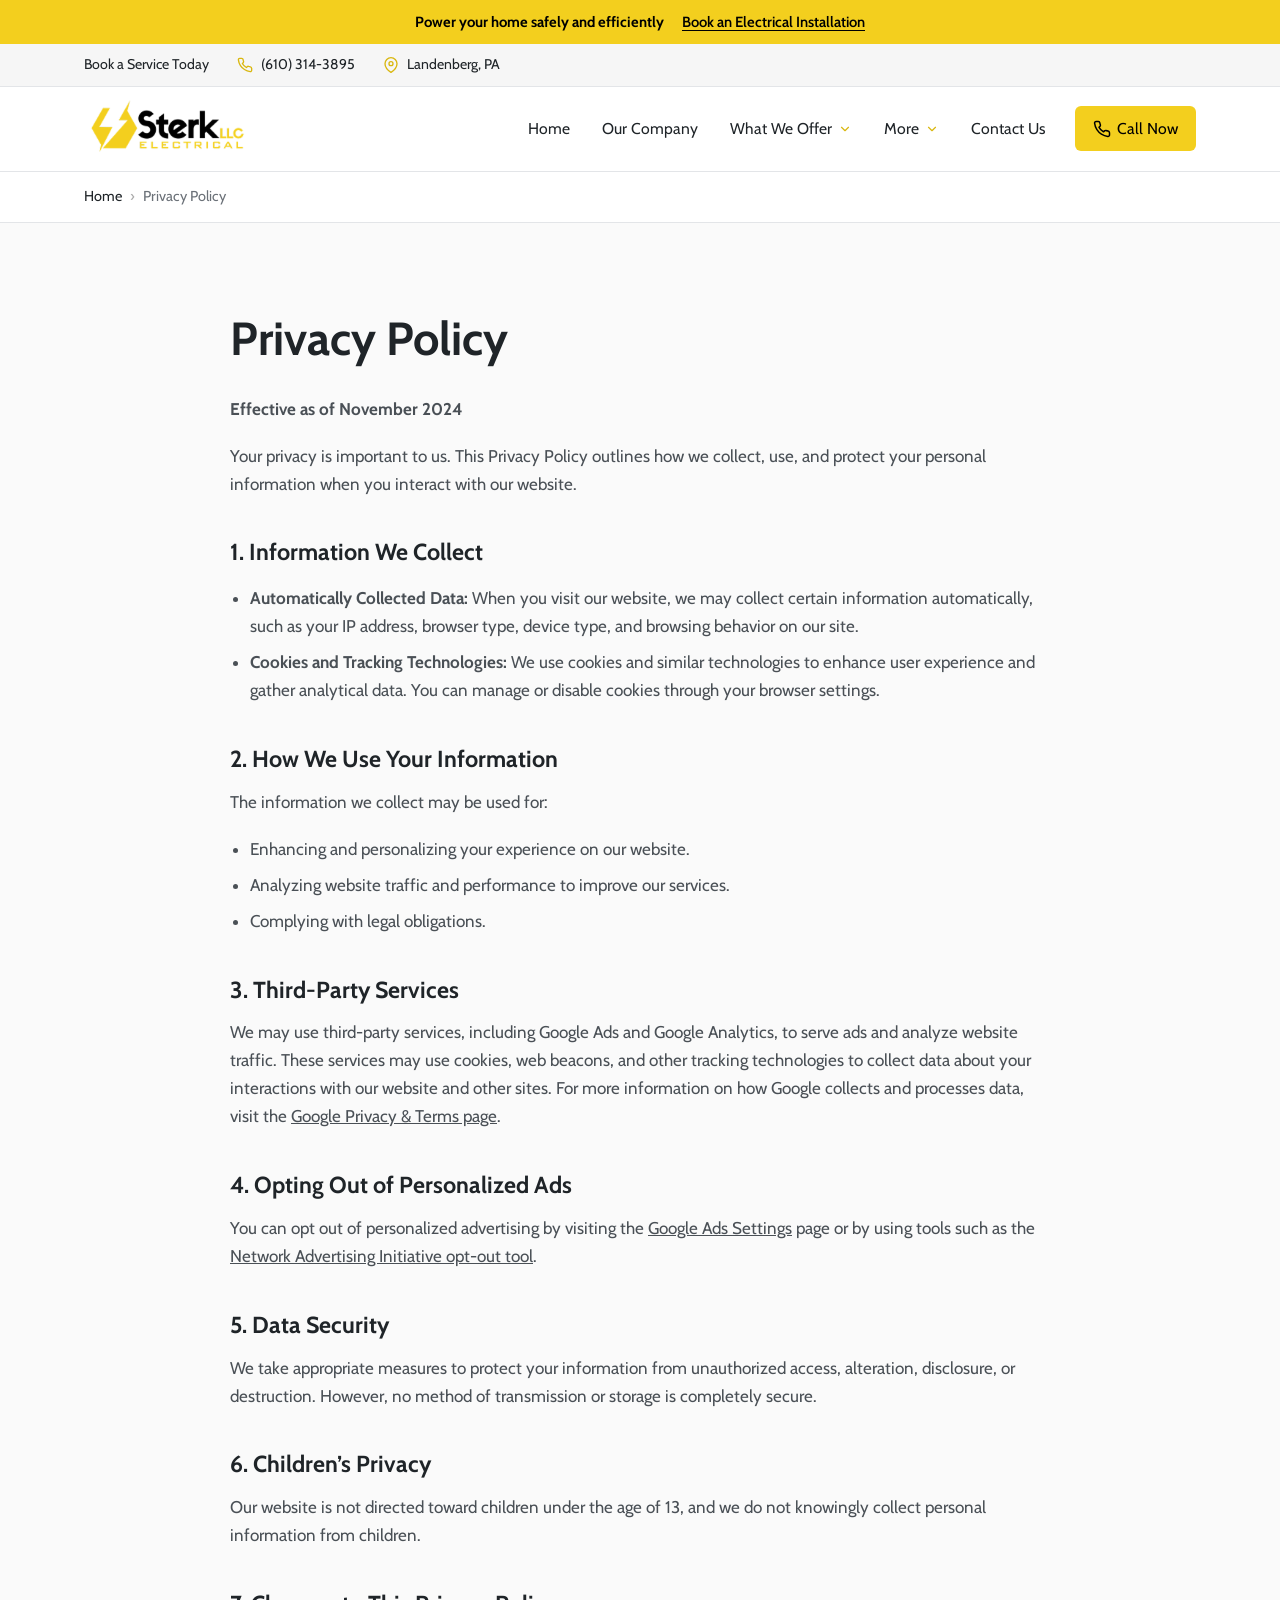
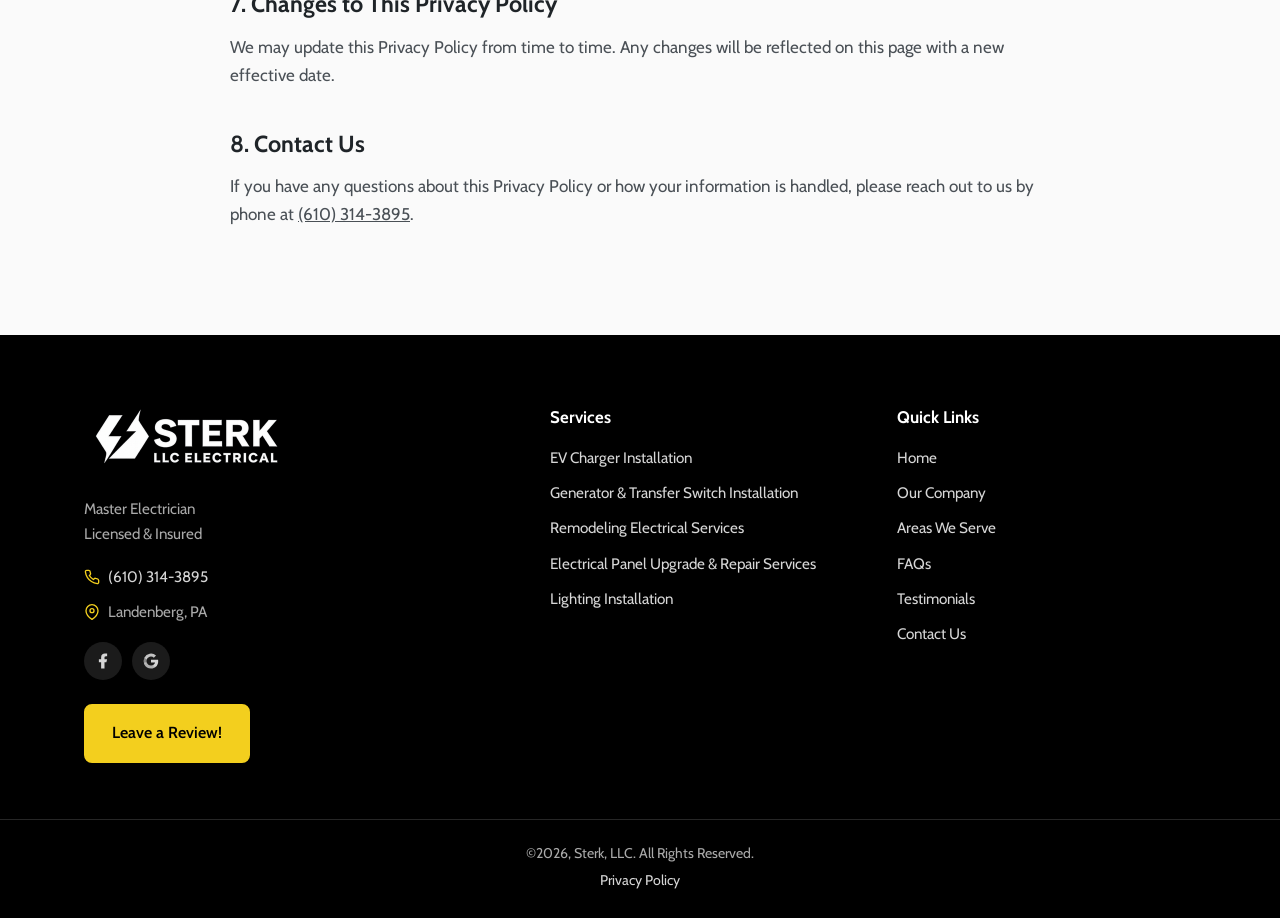
<file: privacy-policy/index.html>
<!doctype html>
<html lang="en-US">
<head>
<meta charset="utf-8">
<meta name="viewport" content="width=device-width, initial-scale=1">
<title>Privacy Policy | Sterk, LLC</title>
<meta name="description" content="Privacy policy for the Sterk, LLC website.">
<link rel="canonical" href="https://www.sterkelectric.com/privacy-policy/">
<meta property="og:type" content="website">
<meta property="og:site_name" content="Sterk, LLC">
<meta property="og:title" content="Privacy Policy | Sterk, LLC">
<meta property="og:description" content="Privacy policy for the Sterk, LLC website.">
<meta property="og:url" content="https://www.sterkelectric.com/privacy-policy/">
<meta property="og:image" content="https://www.sterkelectric.com/assets/img/Sterk-LLC-SEO-image-basics.webp">
<link rel="icon" href="/assets/img/favicon-32x32.png" sizes="32x32">
<link rel="icon" href="/assets/img/favicon-192x192.png" sizes="192x192">
<link rel="apple-touch-icon" href="/assets/img/favicon-180x180.png">
<link rel="preconnect" href="https://fonts.googleapis.com">
<link rel="preconnect" href="https://fonts.gstatic.com" crossorigin>
<link href="https://fonts.googleapis.com/css2?family=Cabin:wght@400;500;600;700&display=swap" rel="stylesheet">
<link rel="stylesheet" href="/assets/css/style.css">

<!-- Google Tag Manager -->
<script>(function(w,d,s,l,i){w[l]=w[l]||[];w[l].push({'gtm.start':new Date().getTime(),event:'gtm.js'});var f=d.getElementsByTagName(s)[0],j=d.createElement(s),dl=l!='dataLayer'?'&l='+l:'';j.async=true;j.src='https://www.googletagmanager.com/gtm.js?id='+i+dl;f.parentNode.insertBefore(j,f);})(window,document,'script','dataLayer','GTM-58M3RPRC');</script>
<!-- Google Analytics -->
<script async src="https://www.googletagmanager.com/gtag/js?id=G-LF704M7Q73"></script>
<script>window.dataLayer=window.dataLayer||[];function gtag(){dataLayer.push(arguments);}gtag('js',new Date());gtag('config','G-LF704M7Q73');</script>
</head>
<body>
<noscript><iframe src="https://www.googletagmanager.com/ns.html?id=GTM-58M3RPRC" height="0" width="0" style="display:none;visibility:hidden"></iframe></noscript>
<a class="skip" href="#main">Skip to content</a>
<div class="promo"><div class="shell"><strong>Power your home safely and efficiently</strong><a href="tel:6103143895">Book an Electrical Installation</a></div></div>
<div class="topbar"><div class="shell"><span>Book a Service Today</span><a class="ico" href="tel:6103143895"><svg viewBox="0 0 24 24" fill="none" stroke="currentColor" stroke-width="2" stroke-linecap="round" stroke-linejoin="round" aria-hidden="true"><path d="M22 16.9v3a2 2 0 0 1-2.2 2 19.8 19.8 0 0 1-8.6-3.1 19.5 19.5 0 0 1-6-6A19.8 19.8 0 0 1 2.1 4.2 2 2 0 0 1 4.1 2h3a2 2 0 0 1 2 1.7c.1.9.4 1.8.7 2.7a2 2 0 0 1-.5 2.1L8 9.8a16 16 0 0 0 6 6l1.3-1.3a2 2 0 0 1 2.1-.4c.9.3 1.8.6 2.7.7a2 2 0 0 1 1.7 2z"/></svg> (610) 314-3895</a><span class="ico"><svg viewBox="0 0 24 24" fill="none" stroke="currentColor" stroke-width="2" stroke-linecap="round" stroke-linejoin="round" aria-hidden="true"><path d="M21 10c0 7-9 13-9 13S3 17 3 10a9 9 0 0 1 18 0z"/><circle cx="12" cy="10" r="3"/></svg> Landenberg, PA</span></div></div>
<header class="site-header"><div class="shell">
<a class="logo" href="/" aria-label="Sterk, LLC home"><img src="/assets/img/Sterk-LLC-logo.png" alt="Sterk LLC logo" width="232" height="82"></a>
<nav class="nav" id="nav" aria-label="Main">
<ul>
<li><a href="/">Home</a></li>
<li><a href="/about/">Our Company</a></li>
<li class="has-dd"><button class="dd-toggle" aria-expanded="false">What We Offer <svg viewBox="0 0 24 24" fill="none" stroke="currentColor" stroke-width="2" stroke-linecap="round" stroke-linejoin="round" aria-hidden="true"><polyline points="6 9 12 15 18 9"/></svg></button><ul class="dropdown"><li><a href="/services/">All Services</a></li><li><a href="/services/ev-charger-installation/">EV Charger Installation</a></li><li><a href="/services/generator-installation/">Generator &amp; Transfer Switch Installation</a></li><li><a href="/services/electrical-remodeling-services/">Remodeling Electrical Services</a></li><li><a href="/services/electrical-panel-upgrade/">Electrical Panel Upgrade &amp; Repair Services</a></li><li><a href="/services/lighting-installation/">Lighting Installation</a></li></ul></li>
<li class="has-dd"><button class="dd-toggle" aria-expanded="false">More <svg viewBox="0 0 24 24" fill="none" stroke="currentColor" stroke-width="2" stroke-linecap="round" stroke-linejoin="round" aria-hidden="true"><polyline points="6 9 12 15 18 9"/></svg></button><ul class="dropdown"><li><a href="/areas-we-serve/">Areas We Serve</a></li><li><a href="/faqs/">FAQs</a></li><li><a href="/testimonials/">Testimonials</a></li></ul></li>
<li><a href="/contact/">Contact Us</a></li>
</ul>
<a class="btn btn--sm" href="tel:6103143895"><svg viewBox="0 0 24 24" fill="none" stroke="currentColor" stroke-width="2" stroke-linecap="round" stroke-linejoin="round" aria-hidden="true"><path d="M22 16.9v3a2 2 0 0 1-2.2 2 19.8 19.8 0 0 1-8.6-3.1 19.5 19.5 0 0 1-6-6A19.8 19.8 0 0 1 2.1 4.2 2 2 0 0 1 4.1 2h3a2 2 0 0 1 2 1.7c.1.9.4 1.8.7 2.7a2 2 0 0 1-.5 2.1L8 9.8a16 16 0 0 0 6 6l1.3-1.3a2 2 0 0 1 2.1-.4c.9.3 1.8.6 2.7.7a2 2 0 0 1 1.7 2z"/></svg> Call Now</a>
</nav>
<button class="menu-toggle" aria-label="Open menu" aria-controls="nav" aria-expanded="false"><svg viewBox="0 0 24 24" fill="none" stroke="currentColor" stroke-width="2" stroke-linecap="round" stroke-linejoin="round" aria-hidden="true"><line x1="3" y1="6" x2="21" y2="6"/><line x1="3" y1="12" x2="21" y2="12"/><line x1="3" y1="18" x2="21" y2="18"/></svg></button>
</div></header>
<main id="main">
<nav class="crumbs" aria-label="Breadcrumb"><div class="shell"><ol><li><a href="/">Home</a></li><li aria-current="page">Privacy Policy</li></ol></div></nav>
<section class="section"><div class="shell"><div class="text-page">




<h1>Privacy Policy</h1>
<p><strong>Effective as of November 2024</strong></p>
<p>Your privacy is important to us. This Privacy Policy outlines how we collect, use, and protect your personal information when you interact with our website.</p>
<h2>1. Information We Collect</h2>
<ul><li><strong>Automatically Collected Data:</strong> When you visit our website, we may collect certain information automatically, such as your IP address, browser type, device type, and browsing behavior on our site.</li>
<li><strong>Cookies and Tracking Technologies:</strong> We use cookies and similar technologies to enhance user experience and gather analytical data. You can manage or disable cookies through your browser settings.</li></ul>
<h2>2. How We Use Your Information</h2>
<p>The information we collect may be used for:</p>
<ul><li>Enhancing and personalizing your experience on our website.</li>
<li>Analyzing website traffic and performance to improve our services.</li>
<li>Complying with legal obligations.</li></ul>
<h2>3. Third-Party Services</h2>
<p>We may use third-party services, including Google Ads and Google Analytics, to serve ads and analyze website traffic. These services may use cookies, web beacons, and other tracking technologies to collect data about your interactions with our website and other sites. For more information on how Google collects and processes data, visit the <a href="https://policies.google.com/technologies/partner-sites">Google Privacy &amp; Terms page</a>.</p>
<h2>4. Opting Out of Personalized Ads</h2>
<p>You can opt out of personalized advertising by visiting the <a href="https://adssettings.google.com/">Google Ads Settings</a> page or by using tools such as the <a href="http://optout.networkadvertising.org/">Network Advertising Initiative opt-out tool</a>.</p>
<h2>5. Data Security</h2>
<p>We take appropriate measures to protect your information from unauthorized access, alteration, disclosure, or destruction. However, no method of transmission or storage is completely secure.</p>
<h2>6. Children’s Privacy</h2>
<p>Our website is not directed toward children under the age of 13, and we do not knowingly collect personal information from children.</p>
<h2>7. Changes to This Privacy Policy</h2>
<p>We may update this Privacy Policy from time to time. Any changes will be reflected on this page with a new effective date.</p>
<h2>8. Contact Us</h2>
<p>If you have any questions about this Privacy Policy or how your information is handled, please reach out to us by phone at <a href="tel:6103143895">(610) 314-3895</a>.</p>




</div></div></section>
</main>
<footer class="footer"><div class="shell">
<div class="footer__grid">
<div>
<a href="/"><img class="footer__logo" src="/assets/img/white-version-logo.png" alt="Sterk LLC Electrical" width="410" height="134" loading="lazy"></a>
<p>Master Electrician<br>Licensed &amp; Insured</p>
<div class="contact"><a class="ico" href="tel:6103143895"><svg viewBox="0 0 24 24" fill="none" stroke="currentColor" stroke-width="2" stroke-linecap="round" stroke-linejoin="round" aria-hidden="true"><path d="M22 16.9v3a2 2 0 0 1-2.2 2 19.8 19.8 0 0 1-8.6-3.1 19.5 19.5 0 0 1-6-6A19.8 19.8 0 0 1 2.1 4.2 2 2 0 0 1 4.1 2h3a2 2 0 0 1 2 1.7c.1.9.4 1.8.7 2.7a2 2 0 0 1-.5 2.1L8 9.8a16 16 0 0 0 6 6l1.3-1.3a2 2 0 0 1 2.1-.4c.9.3 1.8.6 2.7.7a2 2 0 0 1 1.7 2z"/></svg> (610) 314-3895</a><span class="ico"><svg viewBox="0 0 24 24" fill="none" stroke="currentColor" stroke-width="2" stroke-linecap="round" stroke-linejoin="round" aria-hidden="true"><path d="M21 10c0 7-9 13-9 13S3 17 3 10a9 9 0 0 1 18 0z"/><circle cx="12" cy="10" r="3"/></svg> Landenberg, PA</span></div>
<div class="socials"><a href="https://www.facebook.com/sterkllc/" aria-label="Facebook" target="_blank" rel="noopener"><svg viewBox="0 0 24 24" fill="currentColor" aria-hidden="true"><path d="M14 13.5h2.5l1-4H14v-2c0-1 0-2 2-2h1.5V2.1C17.2 2.1 15.9 2 14.5 2 11.6 2 9.5 3.7 9.5 7v2.5h-3v4h3V22h4.5z"/></svg></a><a href="https://www.google.com/maps/place/Sterk,+LLC.+Electricial/data=!4m2!3m1!1s0x0:0x9df92b370159077b?sa=X&amp;ved=1t:2428&amp;ictx=111" aria-label="Google Maps" target="_blank" rel="noopener"><svg viewBox="0 0 24 24" fill="currentColor" aria-hidden="true"><path d="M21.6 12.2c0-.7-.1-1.4-.2-2H12v3.8h5.4a4.6 4.6 0 0 1-2 3v2.5h3.2c1.9-1.7 3-4.3 3-7.3z"/><path d="M12 22c2.7 0 5-.9 6.6-2.4l-3.2-2.5c-.9.6-2 1-3.4 1-2.6 0-4.8-1.8-5.6-4.1H3.1v2.6A10 10 0 0 0 12 22z" opacity=".8"/><path d="M6.4 14a6 6 0 0 1 0-3.9V7.5H3.1a10 10 0 0 0 0 9z" opacity=".6"/><path d="M12 6c1.5 0 2.8.5 3.8 1.5l2.9-2.9A10 10 0 0 0 3.1 7.5l3.3 2.6C7.2 7.8 9.4 6 12 6z" opacity=".9"/></svg></a></div>
<a class="btn" href="https://search.google.com/local/writereview?placeid=ChIJO1J0JGmrx4kRewdZATcr-Z0" target="_blank" rel="noopener">Leave a Review!</a>
</div>
<div><h4>Services</h4><ul><li><a href="/services/ev-charger-installation/">EV Charger Installation</a></li><li><a href="/services/generator-installation/">Generator &amp; Transfer Switch Installation</a></li><li><a href="/services/electrical-remodeling-services/">Remodeling Electrical Services</a></li><li><a href="/services/electrical-panel-upgrade/">Electrical Panel Upgrade &amp; Repair Services</a></li><li><a href="/services/lighting-installation/">Lighting Installation</a></li></ul></div>
<div><h4>Quick Links</h4><ul><li><a href="/">Home</a></li><li><a href="/about/">Our Company</a></li><li><a href="/areas-we-serve/">Areas We Serve</a></li><li><a href="/faqs/">FAQs</a></li><li><a href="/testimonials/">Testimonials</a></li><li><a href="/contact/">Contact Us</a></li></ul></div>
</div></div>
<div class="footer__bar"><div class="shell"><p>&copy;<span id="year">2026</span>, Sterk, LLC. All Rights Reserved.</p><p><a href="/privacy-policy/">Privacy Policy</a></p></div></div>
</footer>
<a class="callbar" href="tel:6103143895"><svg viewBox="0 0 24 24" fill="none" stroke="currentColor" stroke-width="2" stroke-linecap="round" stroke-linejoin="round" aria-hidden="true"><path d="M22 16.9v3a2 2 0 0 1-2.2 2 19.8 19.8 0 0 1-8.6-3.1 19.5 19.5 0 0 1-6-6A19.8 19.8 0 0 1 2.1 4.2 2 2 0 0 1 4.1 2h3a2 2 0 0 1 2 1.7c.1.9.4 1.8.7 2.7a2 2 0 0 1-.5 2.1L8 9.8a16 16 0 0 0 6 6l1.3-1.3a2 2 0 0 1 2.1-.4c.9.3 1.8.6 2.7.7a2 2 0 0 1 1.7 2z"/></svg> Call (610) 314-3895</a>
<script src="/assets/js/main.js" defer></script>
</body>
</html>
</file>
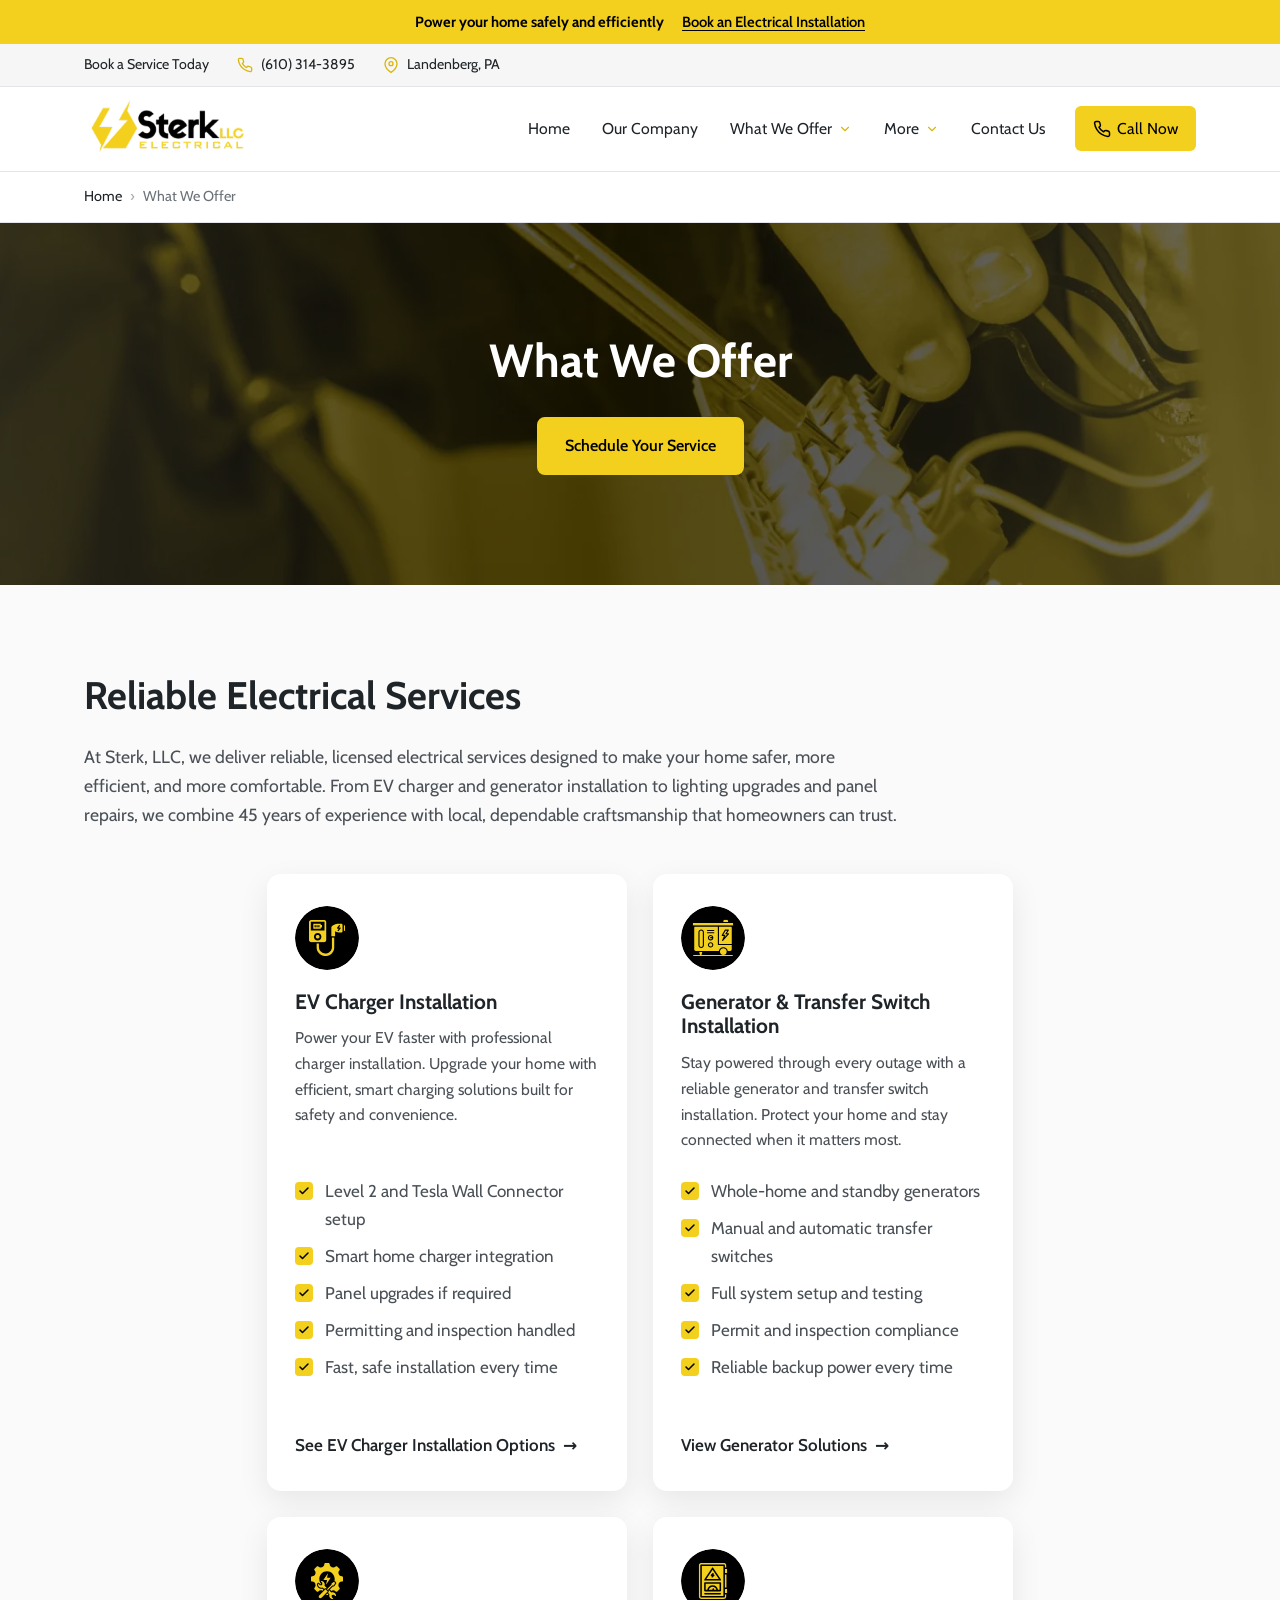
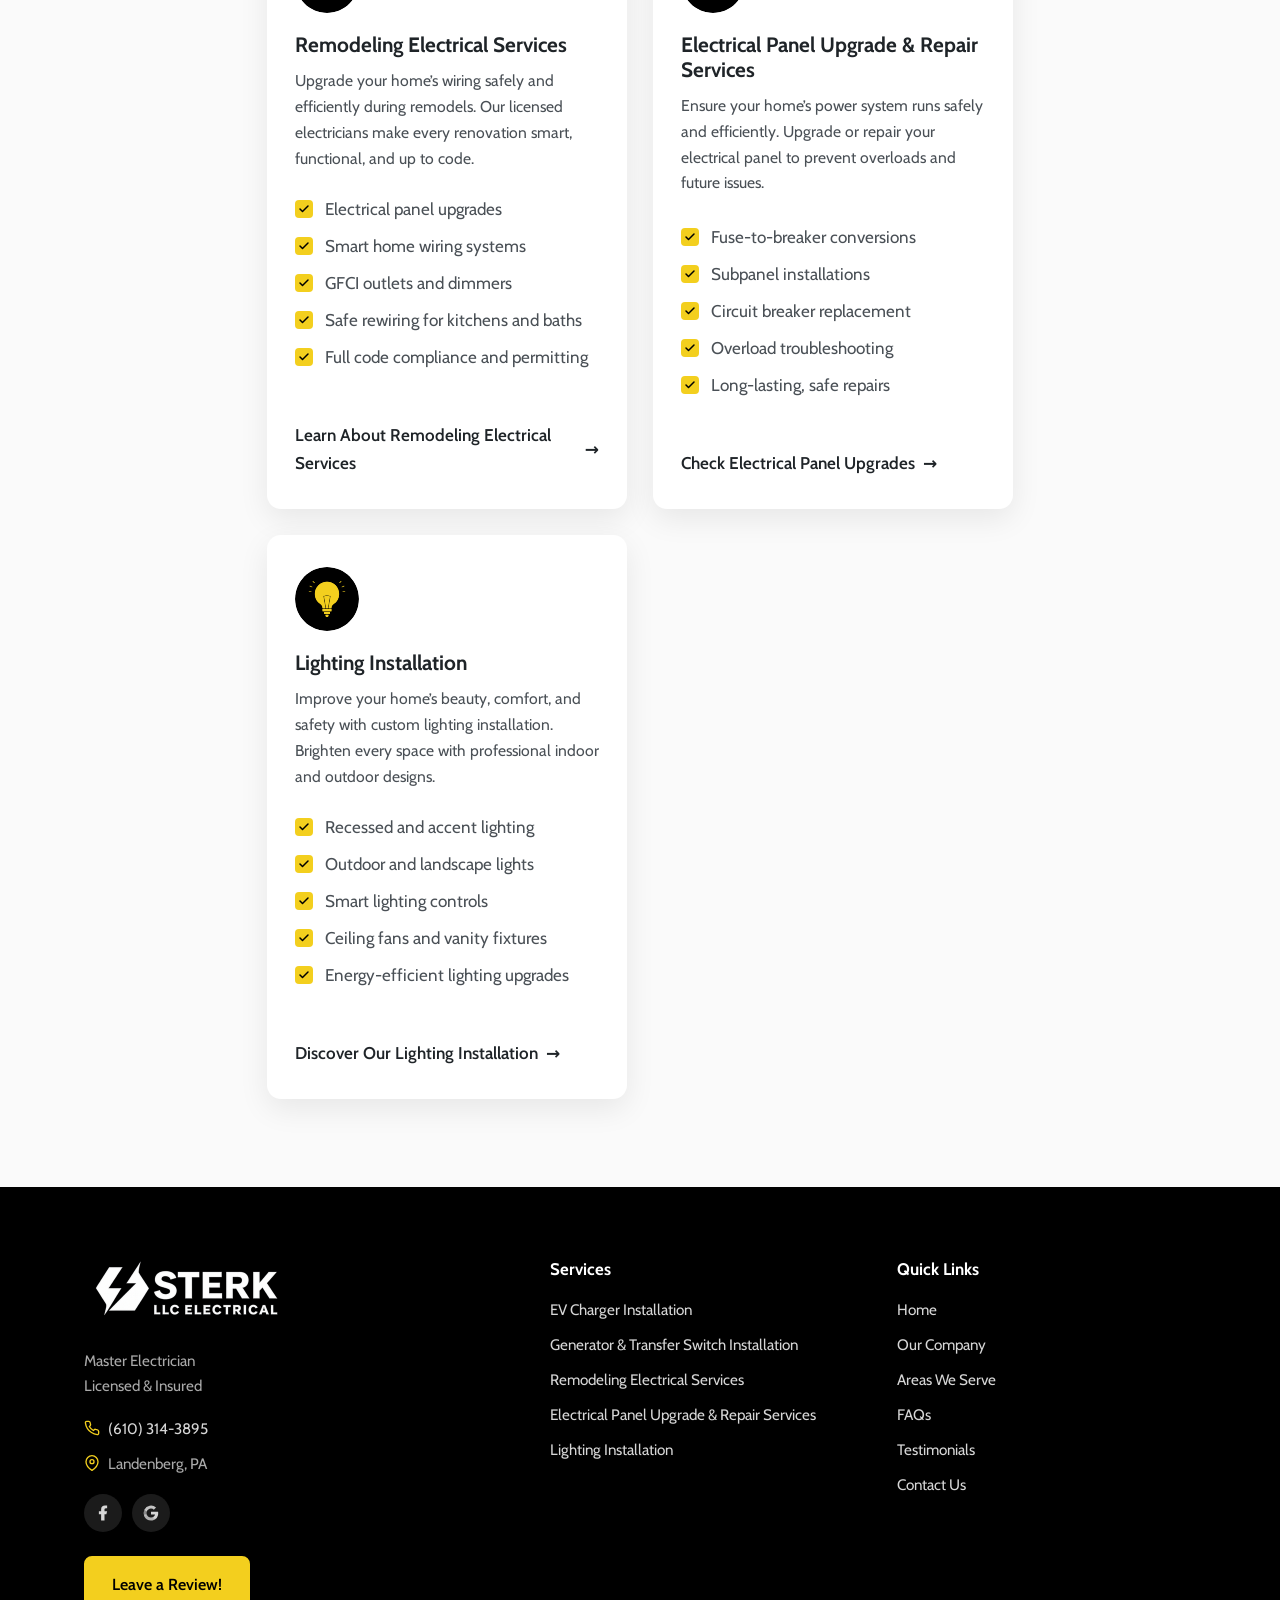
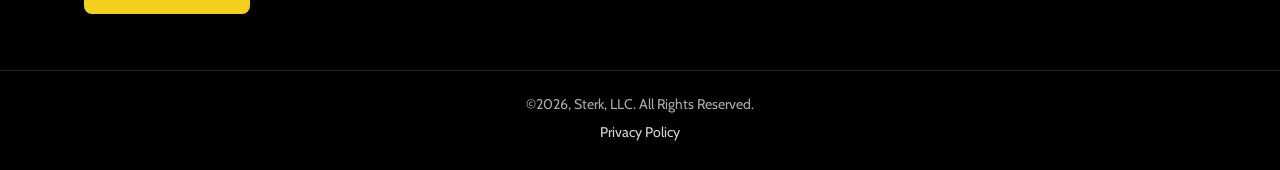
<file: services/index.html>
<!doctype html>
<html lang="en-US">
<head>
<meta charset="utf-8">
<meta name="viewport" content="width=device-width, initial-scale=1">
<title>Electrical Services | Sterk, LLC in Landenberg, PA</title>
<meta name="description" content="Explore our electrical services in Landenberg, PA. Call (610) 314-3895 for dependable residential electrical work done right.">
<link rel="canonical" href="https://www.sterkelectric.com/services/">
<meta property="og:type" content="website">
<meta property="og:site_name" content="Sterk, LLC">
<meta property="og:title" content="Electrical Services | Sterk, LLC in Landenberg, PA">
<meta property="og:description" content="Explore our electrical services in Landenberg, PA. Call (610) 314-3895 for dependable residential electrical work done right.">
<meta property="og:url" content="https://www.sterkelectric.com/services/">
<meta property="og:image" content="https://www.sterkelectric.com/assets/img/Sterk-LLC-SEO-image-basics.webp">
<link rel="icon" href="/assets/img/favicon-32x32.png" sizes="32x32">
<link rel="icon" href="/assets/img/favicon-192x192.png" sizes="192x192">
<link rel="apple-touch-icon" href="/assets/img/favicon-180x180.png">
<link rel="preconnect" href="https://fonts.googleapis.com">
<link rel="preconnect" href="https://fonts.gstatic.com" crossorigin>
<link href="https://fonts.googleapis.com/css2?family=Cabin:wght@400;500;600;700&display=swap" rel="stylesheet">
<link rel="stylesheet" href="/assets/css/style.css">

<!-- Google Tag Manager -->
<script>(function(w,d,s,l,i){w[l]=w[l]||[];w[l].push({'gtm.start':new Date().getTime(),event:'gtm.js'});var f=d.getElementsByTagName(s)[0],j=d.createElement(s),dl=l!='dataLayer'?'&l='+l:'';j.async=true;j.src='https://www.googletagmanager.com/gtm.js?id='+i+dl;f.parentNode.insertBefore(j,f);})(window,document,'script','dataLayer','GTM-58M3RPRC');</script>
<!-- Google Analytics -->
<script async src="https://www.googletagmanager.com/gtag/js?id=G-LF704M7Q73"></script>
<script>window.dataLayer=window.dataLayer||[];function gtag(){dataLayer.push(arguments);}gtag('js',new Date());gtag('config','G-LF704M7Q73');</script>
</head>
<body>
<noscript><iframe src="https://www.googletagmanager.com/ns.html?id=GTM-58M3RPRC" height="0" width="0" style="display:none;visibility:hidden"></iframe></noscript>
<a class="skip" href="#main">Skip to content</a>
<div class="promo"><div class="shell"><strong>Power your home safely and efficiently</strong><a href="tel:6103143895">Book an Electrical Installation</a></div></div>
<div class="topbar"><div class="shell"><span>Book a Service Today</span><a class="ico" href="tel:6103143895"><svg viewBox="0 0 24 24" fill="none" stroke="currentColor" stroke-width="2" stroke-linecap="round" stroke-linejoin="round" aria-hidden="true"><path d="M22 16.9v3a2 2 0 0 1-2.2 2 19.8 19.8 0 0 1-8.6-3.1 19.5 19.5 0 0 1-6-6A19.8 19.8 0 0 1 2.1 4.2 2 2 0 0 1 4.1 2h3a2 2 0 0 1 2 1.7c.1.9.4 1.8.7 2.7a2 2 0 0 1-.5 2.1L8 9.8a16 16 0 0 0 6 6l1.3-1.3a2 2 0 0 1 2.1-.4c.9.3 1.8.6 2.7.7a2 2 0 0 1 1.7 2z"/></svg> (610) 314-3895</a><span class="ico"><svg viewBox="0 0 24 24" fill="none" stroke="currentColor" stroke-width="2" stroke-linecap="round" stroke-linejoin="round" aria-hidden="true"><path d="M21 10c0 7-9 13-9 13S3 17 3 10a9 9 0 0 1 18 0z"/><circle cx="12" cy="10" r="3"/></svg> Landenberg, PA</span></div></div>
<header class="site-header"><div class="shell">
<a class="logo" href="/" aria-label="Sterk, LLC home"><img src="/assets/img/Sterk-LLC-logo.png" alt="Sterk LLC logo" width="232" height="82"></a>
<nav class="nav" id="nav" aria-label="Main">
<ul>
<li><a href="/">Home</a></li>
<li><a href="/about/">Our Company</a></li>
<li class="has-dd"><button class="dd-toggle" aria-expanded="false">What We Offer <svg viewBox="0 0 24 24" fill="none" stroke="currentColor" stroke-width="2" stroke-linecap="round" stroke-linejoin="round" aria-hidden="true"><polyline points="6 9 12 15 18 9"/></svg></button><ul class="dropdown"><li><a href="/services/" aria-current="page">All Services</a></li><li><a href="/services/ev-charger-installation/">EV Charger Installation</a></li><li><a href="/services/generator-installation/">Generator &amp; Transfer Switch Installation</a></li><li><a href="/services/electrical-remodeling-services/">Remodeling Electrical Services</a></li><li><a href="/services/electrical-panel-upgrade/">Electrical Panel Upgrade &amp; Repair Services</a></li><li><a href="/services/lighting-installation/">Lighting Installation</a></li></ul></li>
<li class="has-dd"><button class="dd-toggle" aria-expanded="false">More <svg viewBox="0 0 24 24" fill="none" stroke="currentColor" stroke-width="2" stroke-linecap="round" stroke-linejoin="round" aria-hidden="true"><polyline points="6 9 12 15 18 9"/></svg></button><ul class="dropdown"><li><a href="/areas-we-serve/">Areas We Serve</a></li><li><a href="/faqs/">FAQs</a></li><li><a href="/testimonials/">Testimonials</a></li></ul></li>
<li><a href="/contact/">Contact Us</a></li>
</ul>
<a class="btn btn--sm" href="tel:6103143895"><svg viewBox="0 0 24 24" fill="none" stroke="currentColor" stroke-width="2" stroke-linecap="round" stroke-linejoin="round" aria-hidden="true"><path d="M22 16.9v3a2 2 0 0 1-2.2 2 19.8 19.8 0 0 1-8.6-3.1 19.5 19.5 0 0 1-6-6A19.8 19.8 0 0 1 2.1 4.2 2 2 0 0 1 4.1 2h3a2 2 0 0 1 2 1.7c.1.9.4 1.8.7 2.7a2 2 0 0 1-.5 2.1L8 9.8a16 16 0 0 0 6 6l1.3-1.3a2 2 0 0 1 2.1-.4c.9.3 1.8.6 2.7.7a2 2 0 0 1 1.7 2z"/></svg> Call Now</a>
</nav>
<button class="menu-toggle" aria-label="Open menu" aria-controls="nav" aria-expanded="false"><svg viewBox="0 0 24 24" fill="none" stroke="currentColor" stroke-width="2" stroke-linecap="round" stroke-linejoin="round" aria-hidden="true"><line x1="3" y1="6" x2="21" y2="6"/><line x1="3" y1="12" x2="21" y2="12"/><line x1="3" y1="18" x2="21" y2="18"/></svg></button>
</div></header>
<main id="main">
<nav class="crumbs" aria-label="Breadcrumb"><div class="shell"><ol><li><a href="/">Home</a></li><li aria-current="page">What We Offer</li></ol></div></nav>
<section class="banner" style="background-image:url('/assets/img/breadcrumb-services.webp')"><div class="shell">
<h1>What We Offer</h1><div class="btns"><a class="btn" href="/contact/">Schedule Your Service</a></div></div></section>
<section class="section"><div class="shell">
<h2>Reliable Electrical Services</h2>
<p class="lead">At Sterk, LLC, we deliver reliable, licensed electrical services designed to make your home safer, more efficient, and more comfortable. From EV charger and generator installation to lighting upgrades and panel repairs, we combine 45 years of experience with local, dependable craftsmanship that homeowners can trust.</p>
<div class="cards"><article class="card"><img class="card__icon" src="/assets/img/EV-charger-installation-icon.svg" alt="" width="64" height="64">
<h3>EV Charger Installation</h3><p>Power your EV faster with professional charger installation. Upgrade your home with efficient, smart charging solutions built for safety and convenience.</p><ul class="checks"><li>Level 2 and Tesla Wall Connector setup</li><li>Smart home charger integration</li><li>Panel upgrades if required</li><li>Permitting and inspection handled</li><li>Fast, safe installation every time</li></ul>
<a class="more" href="/services/ev-charger-installation/">See EV Charger Installation Options</a></article>
<article class="card"><img class="card__icon" src="/assets/img/generator-installation-icon.svg" alt="" width="64" height="64">
<h3>Generator &amp; Transfer Switch Installation</h3><p>Stay powered through every outage with a reliable generator and transfer switch installation. Protect your home and stay connected when it matters most.</p><ul class="checks"><li>Whole-home and standby generators</li><li>Manual and automatic transfer switches</li><li>Full system setup and testing</li><li>Permit and inspection compliance</li><li>Reliable backup power every time</li></ul>
<a class="more" href="/services/generator-installation/">View Generator Solutions</a></article>
<article class="card"><img class="card__icon" src="/assets/img/remodeling-electrical-services-icon.svg" alt="" width="64" height="64">
<h3>Remodeling Electrical Services</h3><p>Upgrade your home’s wiring safely and efficiently during remodels. Our licensed electricians make every renovation smart, functional, and up to code.</p><ul class="checks"><li>Electrical panel upgrades</li><li>Smart home wiring systems</li><li>GFCI outlets and dimmers</li><li>Safe rewiring for kitchens and baths</li><li>Full code compliance and permitting</li></ul>
<a class="more" href="/services/electrical-remodeling-services/">Learn About Remodeling Electrical Services</a></article>
<article class="card"><img class="card__icon" src="/assets/img/electrical-panel-upgrade-icon.svg" alt="" width="64" height="64">
<h3>Electrical Panel Upgrade &amp; Repair Services</h3><p>Ensure your home’s power system runs safely and efficiently. Upgrade or repair your electrical panel to prevent overloads and future issues.</p><ul class="checks"><li>Fuse-to-breaker conversions</li><li>Subpanel installations</li><li>Circuit breaker replacement</li><li>Overload troubleshooting</li><li>Long-lasting, safe repairs</li></ul>
<a class="more" href="/services/electrical-panel-upgrade/">Check Electrical Panel Upgrades</a></article>
<article class="card"><img class="card__icon" src="/assets/img/lighting-installation-icon.svg" alt="" width="64" height="64">
<h3>Lighting Installation</h3><p>Improve your home’s beauty, comfort, and safety with custom lighting installation. Brighten every space with professional indoor and outdoor designs.</p><ul class="checks"><li>Recessed and accent lighting</li><li>Outdoor and landscape lights</li><li>Smart lighting controls</li><li>Ceiling fans and vanity fixtures</li><li>Energy-efficient lighting upgrades</li></ul>
<a class="more" href="/services/lighting-installation/">Discover Our Lighting Installation</a></article></div>
</div></section>
</main>
<footer class="footer"><div class="shell">
<div class="footer__grid">
<div>
<a href="/"><img class="footer__logo" src="/assets/img/white-version-logo.png" alt="Sterk LLC Electrical" width="410" height="134" loading="lazy"></a>
<p>Master Electrician<br>Licensed &amp; Insured</p>
<div class="contact"><a class="ico" href="tel:6103143895"><svg viewBox="0 0 24 24" fill="none" stroke="currentColor" stroke-width="2" stroke-linecap="round" stroke-linejoin="round" aria-hidden="true"><path d="M22 16.9v3a2 2 0 0 1-2.2 2 19.8 19.8 0 0 1-8.6-3.1 19.5 19.5 0 0 1-6-6A19.8 19.8 0 0 1 2.1 4.2 2 2 0 0 1 4.1 2h3a2 2 0 0 1 2 1.7c.1.9.4 1.8.7 2.7a2 2 0 0 1-.5 2.1L8 9.8a16 16 0 0 0 6 6l1.3-1.3a2 2 0 0 1 2.1-.4c.9.3 1.8.6 2.7.7a2 2 0 0 1 1.7 2z"/></svg> (610) 314-3895</a><span class="ico"><svg viewBox="0 0 24 24" fill="none" stroke="currentColor" stroke-width="2" stroke-linecap="round" stroke-linejoin="round" aria-hidden="true"><path d="M21 10c0 7-9 13-9 13S3 17 3 10a9 9 0 0 1 18 0z"/><circle cx="12" cy="10" r="3"/></svg> Landenberg, PA</span></div>
<div class="socials"><a href="https://www.facebook.com/sterkllc/" aria-label="Facebook" target="_blank" rel="noopener"><svg viewBox="0 0 24 24" fill="currentColor" aria-hidden="true"><path d="M14 13.5h2.5l1-4H14v-2c0-1 0-2 2-2h1.5V2.1C17.2 2.1 15.9 2 14.5 2 11.6 2 9.5 3.7 9.5 7v2.5h-3v4h3V22h4.5z"/></svg></a><a href="https://www.google.com/maps/place/Sterk,+LLC.+Electricial/data=!4m2!3m1!1s0x0:0x9df92b370159077b?sa=X&amp;ved=1t:2428&amp;ictx=111" aria-label="Google Maps" target="_blank" rel="noopener"><svg viewBox="0 0 24 24" fill="currentColor" aria-hidden="true"><path d="M21.6 12.2c0-.7-.1-1.4-.2-2H12v3.8h5.4a4.6 4.6 0 0 1-2 3v2.5h3.2c1.9-1.7 3-4.3 3-7.3z"/><path d="M12 22c2.7 0 5-.9 6.6-2.4l-3.2-2.5c-.9.6-2 1-3.4 1-2.6 0-4.8-1.8-5.6-4.1H3.1v2.6A10 10 0 0 0 12 22z" opacity=".8"/><path d="M6.4 14a6 6 0 0 1 0-3.9V7.5H3.1a10 10 0 0 0 0 9z" opacity=".6"/><path d="M12 6c1.5 0 2.8.5 3.8 1.5l2.9-2.9A10 10 0 0 0 3.1 7.5l3.3 2.6C7.2 7.8 9.4 6 12 6z" opacity=".9"/></svg></a></div>
<a class="btn" href="https://search.google.com/local/writereview?placeid=ChIJO1J0JGmrx4kRewdZATcr-Z0" target="_blank" rel="noopener">Leave a Review!</a>
</div>
<div><h4>Services</h4><ul><li><a href="/services/ev-charger-installation/">EV Charger Installation</a></li><li><a href="/services/generator-installation/">Generator &amp; Transfer Switch Installation</a></li><li><a href="/services/electrical-remodeling-services/">Remodeling Electrical Services</a></li><li><a href="/services/electrical-panel-upgrade/">Electrical Panel Upgrade &amp; Repair Services</a></li><li><a href="/services/lighting-installation/">Lighting Installation</a></li></ul></div>
<div><h4>Quick Links</h4><ul><li><a href="/">Home</a></li><li><a href="/about/">Our Company</a></li><li><a href="/areas-we-serve/">Areas We Serve</a></li><li><a href="/faqs/">FAQs</a></li><li><a href="/testimonials/">Testimonials</a></li><li><a href="/contact/">Contact Us</a></li></ul></div>
</div></div>
<div class="footer__bar"><div class="shell"><p>&copy;<span id="year">2026</span>, Sterk, LLC. All Rights Reserved.</p><p><a href="/privacy-policy/">Privacy Policy</a></p></div></div>
</footer>
<a class="callbar" href="tel:6103143895"><svg viewBox="0 0 24 24" fill="none" stroke="currentColor" stroke-width="2" stroke-linecap="round" stroke-linejoin="round" aria-hidden="true"><path d="M22 16.9v3a2 2 0 0 1-2.2 2 19.8 19.8 0 0 1-8.6-3.1 19.5 19.5 0 0 1-6-6A19.8 19.8 0 0 1 2.1 4.2 2 2 0 0 1 4.1 2h3a2 2 0 0 1 2 1.7c.1.9.4 1.8.7 2.7a2 2 0 0 1-.5 2.1L8 9.8a16 16 0 0 0 6 6l1.3-1.3a2 2 0 0 1 2.1-.4c.9.3 1.8.6 2.7.7a2 2 0 0 1 1.7 2z"/></svg> Call (610) 314-3895</a>
<script src="/assets/js/main.js" defer></script>
</body>
</html>
</file>
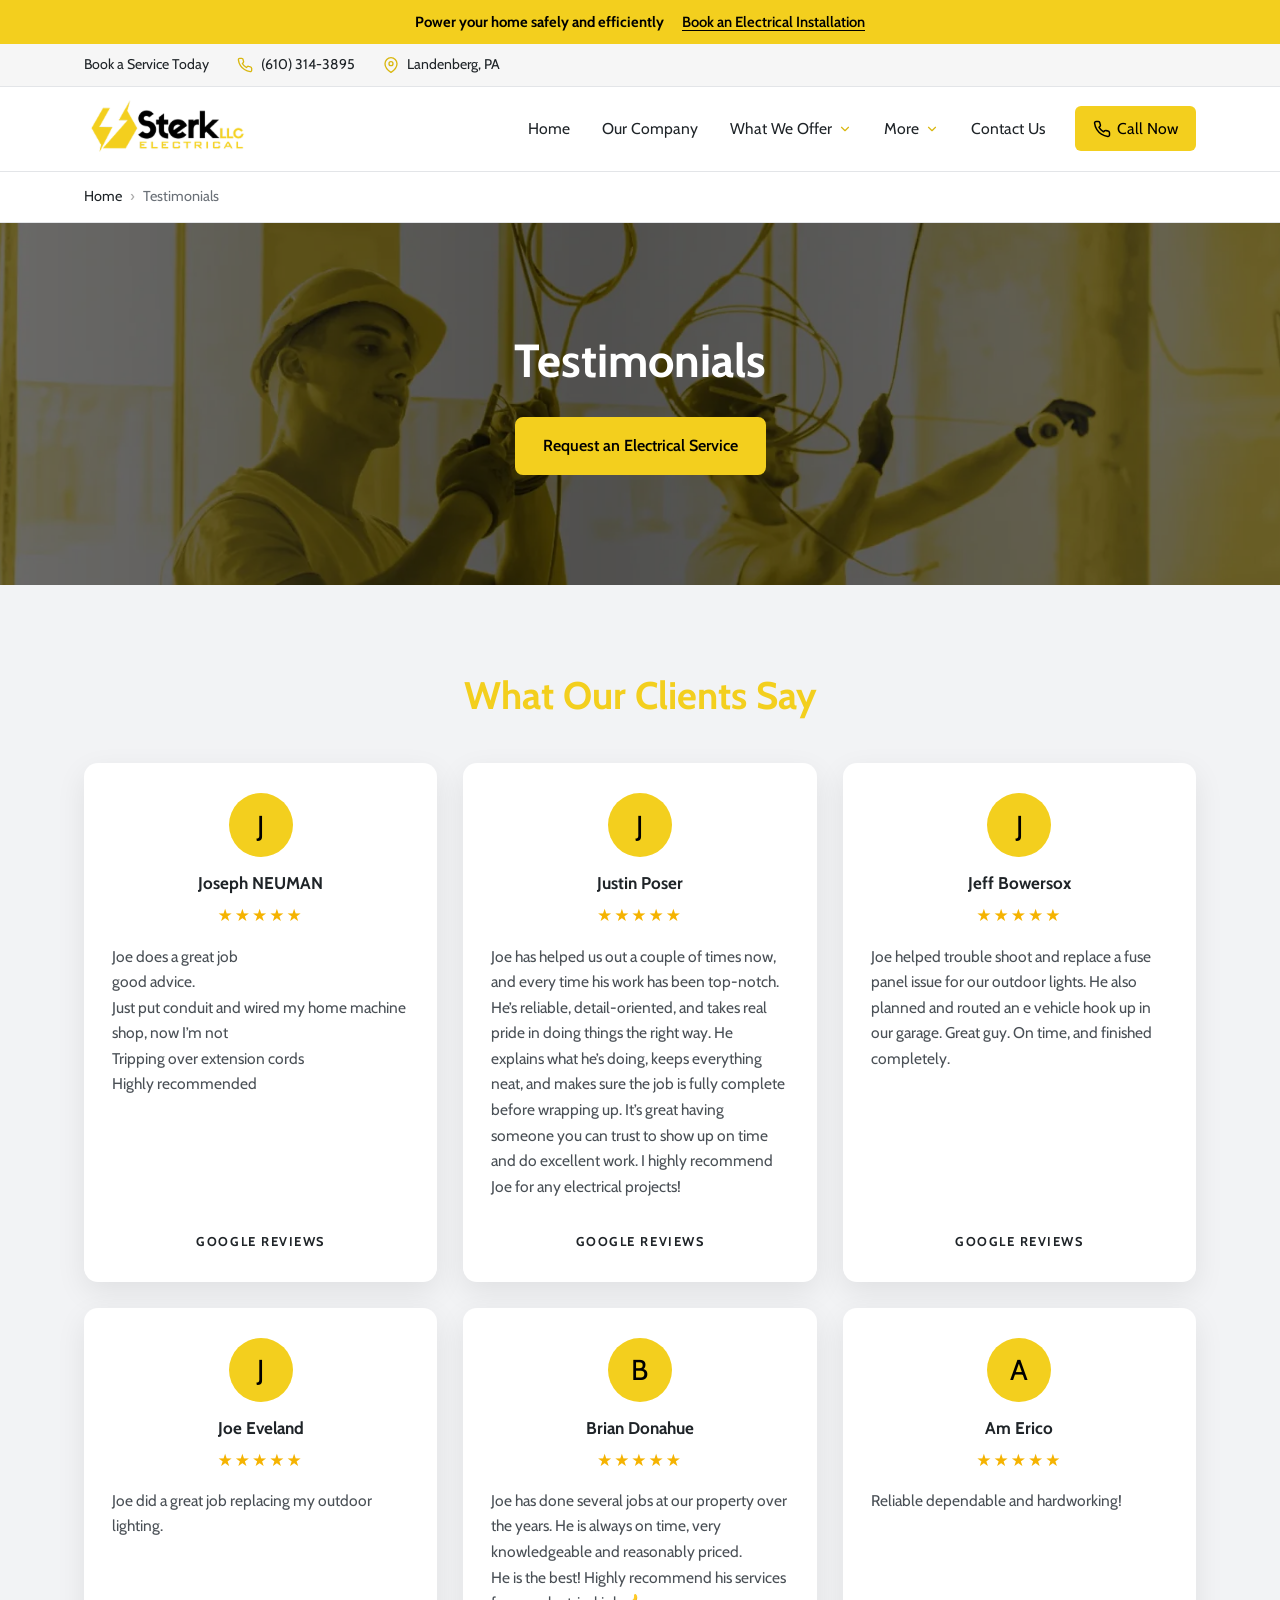
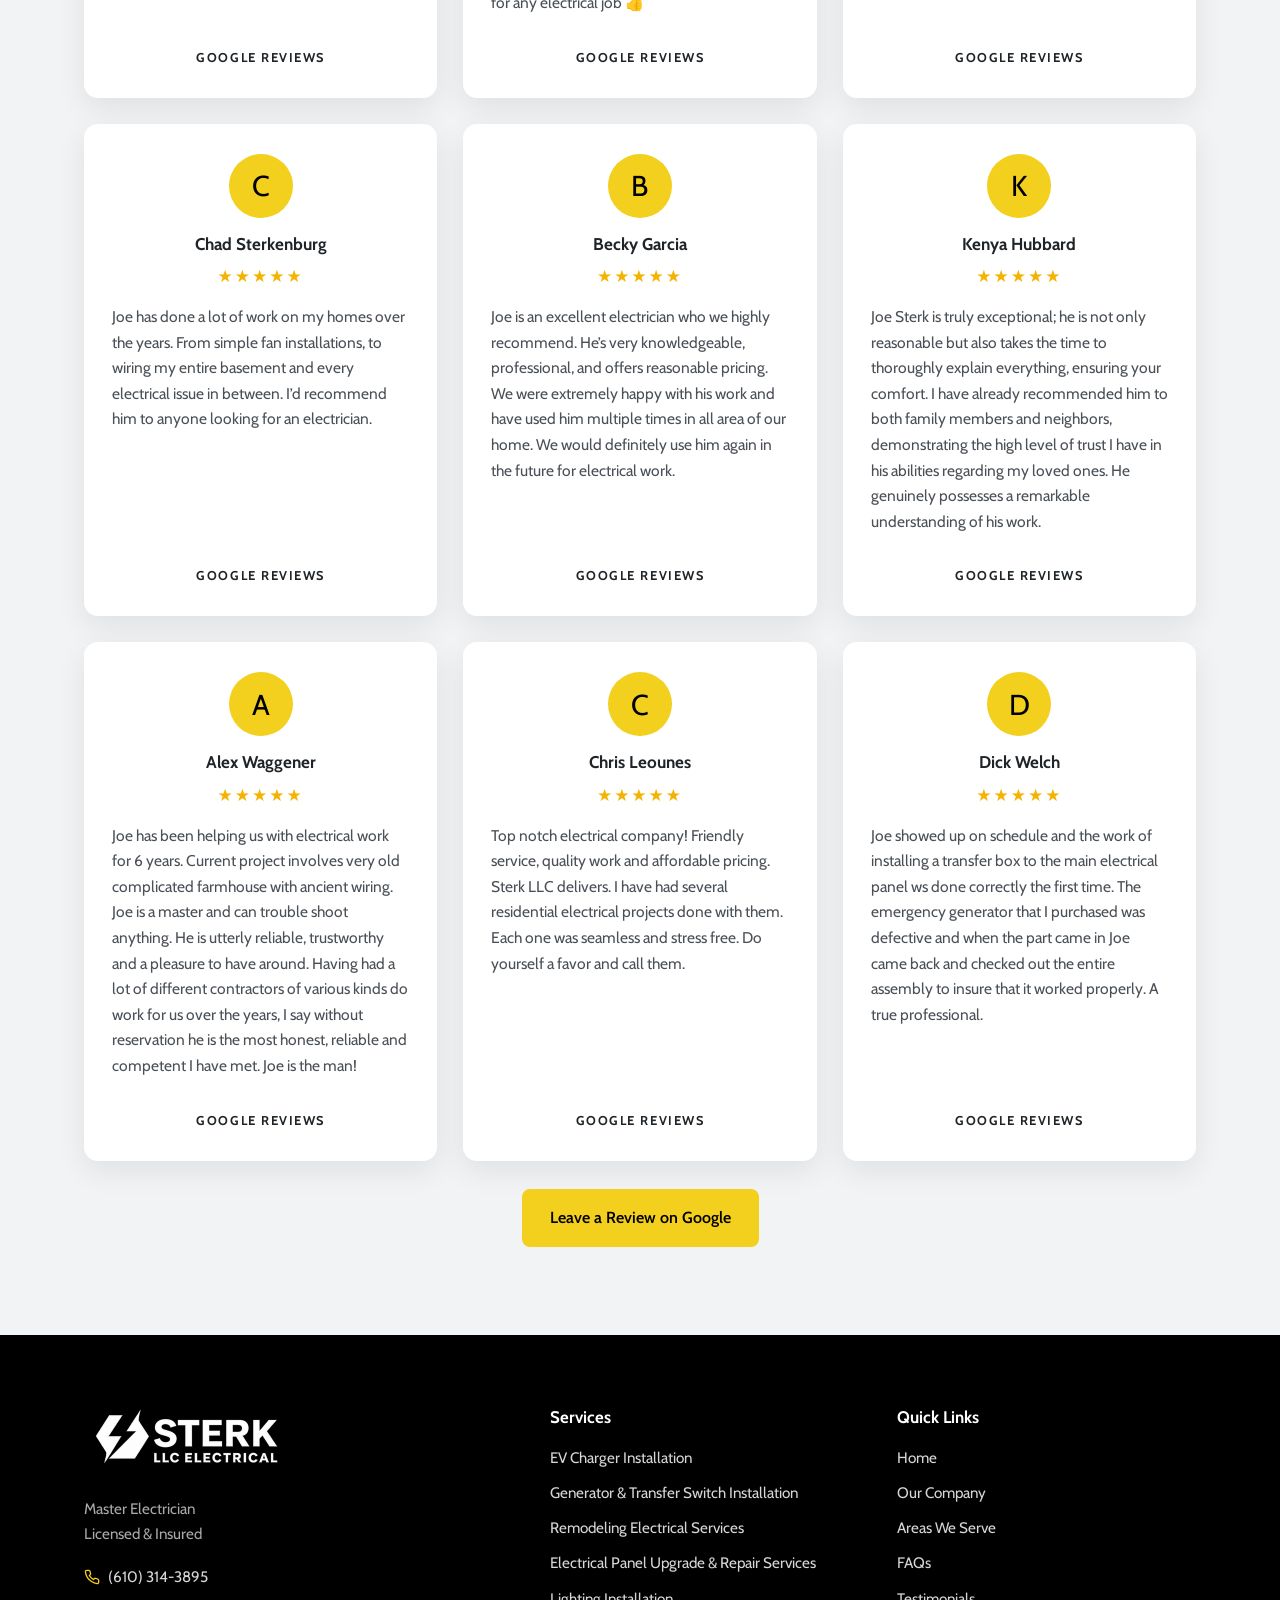
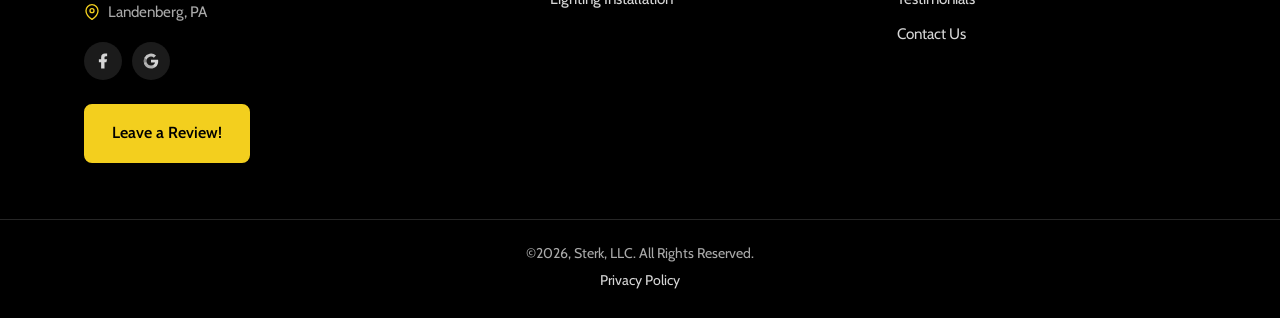
<file: testimonials/index.html>
<!doctype html>
<html lang="en-US">
<head>
<meta charset="utf-8">
<meta name="viewport" content="width=device-width, initial-scale=1">
<title>Testimonials | Sterk, LLC Electrician Reviews</title>
<meta name="description" content="See why homeowners trust Sterk, LLC in Landenberg, PA. Read customer reviews about our reliable residential electrical services.">
<link rel="canonical" href="https://www.sterkelectric.com/testimonials/">
<meta property="og:type" content="website">
<meta property="og:site_name" content="Sterk, LLC">
<meta property="og:title" content="Testimonials | Sterk, LLC Electrician Reviews">
<meta property="og:description" content="See why homeowners trust Sterk, LLC in Landenberg, PA. Read customer reviews about our reliable residential electrical services.">
<meta property="og:url" content="https://www.sterkelectric.com/testimonials/">
<meta property="og:image" content="https://www.sterkelectric.com/assets/img/Sterk-LLC-SEO-image-basics.webp">
<link rel="icon" href="/assets/img/favicon-32x32.png" sizes="32x32">
<link rel="icon" href="/assets/img/favicon-192x192.png" sizes="192x192">
<link rel="apple-touch-icon" href="/assets/img/favicon-180x180.png">
<link rel="preconnect" href="https://fonts.googleapis.com">
<link rel="preconnect" href="https://fonts.gstatic.com" crossorigin>
<link href="https://fonts.googleapis.com/css2?family=Cabin:wght@400;500;600;700&display=swap" rel="stylesheet">
<link rel="stylesheet" href="/assets/css/style.css">

<!-- Google Tag Manager -->
<script>(function(w,d,s,l,i){w[l]=w[l]||[];w[l].push({'gtm.start':new Date().getTime(),event:'gtm.js'});var f=d.getElementsByTagName(s)[0],j=d.createElement(s),dl=l!='dataLayer'?'&l='+l:'';j.async=true;j.src='https://www.googletagmanager.com/gtm.js?id='+i+dl;f.parentNode.insertBefore(j,f);})(window,document,'script','dataLayer','GTM-58M3RPRC');</script>
<!-- Google Analytics -->
<script async src="https://www.googletagmanager.com/gtag/js?id=G-LF704M7Q73"></script>
<script>window.dataLayer=window.dataLayer||[];function gtag(){dataLayer.push(arguments);}gtag('js',new Date());gtag('config','G-LF704M7Q73');</script>
</head>
<body>
<noscript><iframe src="https://www.googletagmanager.com/ns.html?id=GTM-58M3RPRC" height="0" width="0" style="display:none;visibility:hidden"></iframe></noscript>
<a class="skip" href="#main">Skip to content</a>
<div class="promo"><div class="shell"><strong>Power your home safely and efficiently</strong><a href="tel:6103143895">Book an Electrical Installation</a></div></div>
<div class="topbar"><div class="shell"><span>Book a Service Today</span><a class="ico" href="tel:6103143895"><svg viewBox="0 0 24 24" fill="none" stroke="currentColor" stroke-width="2" stroke-linecap="round" stroke-linejoin="round" aria-hidden="true"><path d="M22 16.9v3a2 2 0 0 1-2.2 2 19.8 19.8 0 0 1-8.6-3.1 19.5 19.5 0 0 1-6-6A19.8 19.8 0 0 1 2.1 4.2 2 2 0 0 1 4.1 2h3a2 2 0 0 1 2 1.7c.1.9.4 1.8.7 2.7a2 2 0 0 1-.5 2.1L8 9.8a16 16 0 0 0 6 6l1.3-1.3a2 2 0 0 1 2.1-.4c.9.3 1.8.6 2.7.7a2 2 0 0 1 1.7 2z"/></svg> (610) 314-3895</a><span class="ico"><svg viewBox="0 0 24 24" fill="none" stroke="currentColor" stroke-width="2" stroke-linecap="round" stroke-linejoin="round" aria-hidden="true"><path d="M21 10c0 7-9 13-9 13S3 17 3 10a9 9 0 0 1 18 0z"/><circle cx="12" cy="10" r="3"/></svg> Landenberg, PA</span></div></div>
<header class="site-header"><div class="shell">
<a class="logo" href="/" aria-label="Sterk, LLC home"><img src="/assets/img/Sterk-LLC-logo.png" alt="Sterk LLC logo" width="232" height="82"></a>
<nav class="nav" id="nav" aria-label="Main">
<ul>
<li><a href="/">Home</a></li>
<li><a href="/about/">Our Company</a></li>
<li class="has-dd"><button class="dd-toggle" aria-expanded="false">What We Offer <svg viewBox="0 0 24 24" fill="none" stroke="currentColor" stroke-width="2" stroke-linecap="round" stroke-linejoin="round" aria-hidden="true"><polyline points="6 9 12 15 18 9"/></svg></button><ul class="dropdown"><li><a href="/services/">All Services</a></li><li><a href="/services/ev-charger-installation/">EV Charger Installation</a></li><li><a href="/services/generator-installation/">Generator &amp; Transfer Switch Installation</a></li><li><a href="/services/electrical-remodeling-services/">Remodeling Electrical Services</a></li><li><a href="/services/electrical-panel-upgrade/">Electrical Panel Upgrade &amp; Repair Services</a></li><li><a href="/services/lighting-installation/">Lighting Installation</a></li></ul></li>
<li class="has-dd"><button class="dd-toggle" aria-expanded="false">More <svg viewBox="0 0 24 24" fill="none" stroke="currentColor" stroke-width="2" stroke-linecap="round" stroke-linejoin="round" aria-hidden="true"><polyline points="6 9 12 15 18 9"/></svg></button><ul class="dropdown"><li><a href="/areas-we-serve/">Areas We Serve</a></li><li><a href="/faqs/">FAQs</a></li><li><a href="/testimonials/" aria-current="page">Testimonials</a></li></ul></li>
<li><a href="/contact/">Contact Us</a></li>
</ul>
<a class="btn btn--sm" href="tel:6103143895"><svg viewBox="0 0 24 24" fill="none" stroke="currentColor" stroke-width="2" stroke-linecap="round" stroke-linejoin="round" aria-hidden="true"><path d="M22 16.9v3a2 2 0 0 1-2.2 2 19.8 19.8 0 0 1-8.6-3.1 19.5 19.5 0 0 1-6-6A19.8 19.8 0 0 1 2.1 4.2 2 2 0 0 1 4.1 2h3a2 2 0 0 1 2 1.7c.1.9.4 1.8.7 2.7a2 2 0 0 1-.5 2.1L8 9.8a16 16 0 0 0 6 6l1.3-1.3a2 2 0 0 1 2.1-.4c.9.3 1.8.6 2.7.7a2 2 0 0 1 1.7 2z"/></svg> Call Now</a>
</nav>
<button class="menu-toggle" aria-label="Open menu" aria-controls="nav" aria-expanded="false"><svg viewBox="0 0 24 24" fill="none" stroke="currentColor" stroke-width="2" stroke-linecap="round" stroke-linejoin="round" aria-hidden="true"><line x1="3" y1="6" x2="21" y2="6"/><line x1="3" y1="12" x2="21" y2="12"/><line x1="3" y1="18" x2="21" y2="18"/></svg></button>
</div></header>
<main id="main">
<nav class="crumbs" aria-label="Breadcrumb"><div class="shell"><ol><li><a href="/">Home</a></li><li aria-current="page">Testimonials</li></ol></div></nav>
<section class="banner" style="background-image:url('/assets/img/breadcrumb-Reviews.webp')"><div class="shell">
<h1>Testimonials</h1><div class="btns"><a class="btn" href="/contact/">Request an Electrical Service</a></div></div></section>
<section class="section section--alt"><div class="shell center"><h2 class="title-yellow">What Our Clients Say</h2>
<div class="reviews">
<!--
  HOW TO ADD A NEW GOOGLE REVIEW
  1. Copy the example below and paste it right under this comment, so the newest review comes first.
  2. Change the letter in the circle, the name, and the review text. Use <br> for a line break.
  3. Change the number of stars if needed (both the aria-label and the ★ characters).
  This page shows every review. Also add new reviews to the home page (index.html).
  <article class="review"><div class="review__avatar" aria-hidden="true">J</div>
  <p class="review__name">Jane Smith</p><div class="stars" aria-label="5 out of 5 stars">★★★★★</div>
  <p class="review__text">Review text goes here.</p><p class="review__src">Google Reviews</p></article>
-->
<article class="review"><div class="review__avatar" aria-hidden="true">J</div>
<p class="review__name">Joseph NEUMAN</p><div class="stars" aria-label="5 out of 5 stars">★★★★★</div>
<p class="review__text">Joe does a great job<br>good advice.<br>Just put conduit and wired my home machine shop, now I’m not<br>Tripping over extension cords<br>Highly recommended</p><p class="review__src">Google Reviews</p></article>
<article class="review"><div class="review__avatar" aria-hidden="true">J</div>
<p class="review__name">Justin Poser</p><div class="stars" aria-label="5 out of 5 stars">★★★★★</div>
<p class="review__text">Joe has helped us out a couple of times now, and every time his work has been top-notch. He’s reliable, detail-oriented, and takes real pride in doing things the right way. He explains what he’s doing, keeps everything neat, and makes sure the job is fully complete before wrapping up. It’s great having someone you can trust to show up on time and do excellent work. I highly recommend Joe for any electrical projects!</p><p class="review__src">Google Reviews</p></article>
<article class="review"><div class="review__avatar" aria-hidden="true">J</div>
<p class="review__name">Jeff Bowersox</p><div class="stars" aria-label="5 out of 5 stars">★★★★★</div>
<p class="review__text">Joe helped trouble shoot and replace a fuse panel issue for our outdoor lights. He also planned and routed an e vehicle hook up in our garage. Great guy. On time, and finished completely.</p><p class="review__src">Google Reviews</p></article>
<article class="review"><div class="review__avatar" aria-hidden="true">J</div>
<p class="review__name">Joe Eveland</p><div class="stars" aria-label="5 out of 5 stars">★★★★★</div>
<p class="review__text">Joe did a great job replacing my outdoor lighting.</p><p class="review__src">Google Reviews</p></article>
<article class="review"><div class="review__avatar" aria-hidden="true">B</div>
<p class="review__name">Brian Donahue</p><div class="stars" aria-label="5 out of 5 stars">★★★★★</div>
<p class="review__text">Joe has done several jobs at our property over the years. He is always on time, very knowledgeable and reasonably priced.<br>He is the best! Highly recommend his services for any electrical job 👍</p><p class="review__src">Google Reviews</p></article>
<article class="review"><div class="review__avatar" aria-hidden="true">A</div>
<p class="review__name">Am Erico</p><div class="stars" aria-label="5 out of 5 stars">★★★★★</div>
<p class="review__text">Reliable dependable and hardworking!</p><p class="review__src">Google Reviews</p></article>
<article class="review"><div class="review__avatar" aria-hidden="true">C</div>
<p class="review__name">Chad Sterkenburg</p><div class="stars" aria-label="5 out of 5 stars">★★★★★</div>
<p class="review__text">Joe has done a lot of work on my homes over the years. From simple fan installations, to wiring my entire basement and every electrical issue in between. I’d recommend him to anyone looking for an electrician.</p><p class="review__src">Google Reviews</p></article>
<article class="review"><div class="review__avatar" aria-hidden="true">B</div>
<p class="review__name">Becky Garcia</p><div class="stars" aria-label="5 out of 5 stars">★★★★★</div>
<p class="review__text">Joe is an excellent electrician who we highly recommend. He’s very knowledgeable, professional, and offers reasonable pricing. We were extremely happy with his work and have used him multiple times in all area of our home. We would definitely use him again in the future for electrical work.</p><p class="review__src">Google Reviews</p></article>
<article class="review"><div class="review__avatar" aria-hidden="true">K</div>
<p class="review__name">Kenya Hubbard</p><div class="stars" aria-label="5 out of 5 stars">★★★★★</div>
<p class="review__text">Joe Sterk is truly exceptional; he is not only reasonable but also takes the time to thoroughly explain everything, ensuring your comfort. I have already recommended him to both family members and neighbors, demonstrating the high level of trust I have in his abilities regarding my loved ones. He genuinely possesses a remarkable understanding of his work.</p><p class="review__src">Google Reviews</p></article>
<article class="review"><div class="review__avatar" aria-hidden="true">A</div>
<p class="review__name">Alex Waggener</p><div class="stars" aria-label="5 out of 5 stars">★★★★★</div>
<p class="review__text">Joe has been helping us with electrical work for 6 years. Current project involves very old complicated farmhouse with ancient wiring. Joe is a master and can trouble shoot anything. He is utterly reliable, trustworthy and a pleasure to have around. Having had a lot of different contractors of various kinds do work for us over the years, I say without reservation he is the most honest, reliable and competent I have met. Joe is the man!</p><p class="review__src">Google Reviews</p></article>
<article class="review"><div class="review__avatar" aria-hidden="true">C</div>
<p class="review__name">Chris Leounes</p><div class="stars" aria-label="5 out of 5 stars">★★★★★</div>
<p class="review__text">Top notch electrical company! Friendly service, quality work and affordable pricing. Sterk LLC delivers. I have had several residential electrical projects done with them. Each one was seamless and stress free. Do yourself a favor and call them.</p><p class="review__src">Google Reviews</p></article>
<article class="review"><div class="review__avatar" aria-hidden="true">D</div>
<p class="review__name">Dick Welch</p><div class="stars" aria-label="5 out of 5 stars">★★★★★</div>
<p class="review__text">Joe showed up on schedule and the work of installing a transfer box to the main electrical panel ws done correctly the first time. The emergency generator that I purchased was defective and when the part came in Joe came back and checked out the entire assembly to insure that it worked properly. A true professional.</p><p class="review__src">Google Reviews</p></article></div>
<div class="btns"><a class="btn" href="https://search.google.com/local/writereview?placeid=ChIJO1J0JGmrx4kRewdZATcr-Z0" target="_blank" rel="noopener">Leave a Review on Google</a></div></div></section>
</main>
<footer class="footer"><div class="shell">
<div class="footer__grid">
<div>
<a href="/"><img class="footer__logo" src="/assets/img/white-version-logo.png" alt="Sterk LLC Electrical" width="410" height="134" loading="lazy"></a>
<p>Master Electrician<br>Licensed &amp; Insured</p>
<div class="contact"><a class="ico" href="tel:6103143895"><svg viewBox="0 0 24 24" fill="none" stroke="currentColor" stroke-width="2" stroke-linecap="round" stroke-linejoin="round" aria-hidden="true"><path d="M22 16.9v3a2 2 0 0 1-2.2 2 19.8 19.8 0 0 1-8.6-3.1 19.5 19.5 0 0 1-6-6A19.8 19.8 0 0 1 2.1 4.2 2 2 0 0 1 4.1 2h3a2 2 0 0 1 2 1.7c.1.9.4 1.8.7 2.7a2 2 0 0 1-.5 2.1L8 9.8a16 16 0 0 0 6 6l1.3-1.3a2 2 0 0 1 2.1-.4c.9.3 1.8.6 2.7.7a2 2 0 0 1 1.7 2z"/></svg> (610) 314-3895</a><span class="ico"><svg viewBox="0 0 24 24" fill="none" stroke="currentColor" stroke-width="2" stroke-linecap="round" stroke-linejoin="round" aria-hidden="true"><path d="M21 10c0 7-9 13-9 13S3 17 3 10a9 9 0 0 1 18 0z"/><circle cx="12" cy="10" r="3"/></svg> Landenberg, PA</span></div>
<div class="socials"><a href="https://www.facebook.com/sterkllc/" aria-label="Facebook" target="_blank" rel="noopener"><svg viewBox="0 0 24 24" fill="currentColor" aria-hidden="true"><path d="M14 13.5h2.5l1-4H14v-2c0-1 0-2 2-2h1.5V2.1C17.2 2.1 15.9 2 14.5 2 11.6 2 9.5 3.7 9.5 7v2.5h-3v4h3V22h4.5z"/></svg></a><a href="https://www.google.com/maps/place/Sterk,+LLC.+Electricial/data=!4m2!3m1!1s0x0:0x9df92b370159077b?sa=X&amp;ved=1t:2428&amp;ictx=111" aria-label="Google Maps" target="_blank" rel="noopener"><svg viewBox="0 0 24 24" fill="currentColor" aria-hidden="true"><path d="M21.6 12.2c0-.7-.1-1.4-.2-2H12v3.8h5.4a4.6 4.6 0 0 1-2 3v2.5h3.2c1.9-1.7 3-4.3 3-7.3z"/><path d="M12 22c2.7 0 5-.9 6.6-2.4l-3.2-2.5c-.9.6-2 1-3.4 1-2.6 0-4.8-1.8-5.6-4.1H3.1v2.6A10 10 0 0 0 12 22z" opacity=".8"/><path d="M6.4 14a6 6 0 0 1 0-3.9V7.5H3.1a10 10 0 0 0 0 9z" opacity=".6"/><path d="M12 6c1.5 0 2.8.5 3.8 1.5l2.9-2.9A10 10 0 0 0 3.1 7.5l3.3 2.6C7.2 7.8 9.4 6 12 6z" opacity=".9"/></svg></a></div>
<a class="btn" href="https://search.google.com/local/writereview?placeid=ChIJO1J0JGmrx4kRewdZATcr-Z0" target="_blank" rel="noopener">Leave a Review!</a>
</div>
<div><h4>Services</h4><ul><li><a href="/services/ev-charger-installation/">EV Charger Installation</a></li><li><a href="/services/generator-installation/">Generator &amp; Transfer Switch Installation</a></li><li><a href="/services/electrical-remodeling-services/">Remodeling Electrical Services</a></li><li><a href="/services/electrical-panel-upgrade/">Electrical Panel Upgrade &amp; Repair Services</a></li><li><a href="/services/lighting-installation/">Lighting Installation</a></li></ul></div>
<div><h4>Quick Links</h4><ul><li><a href="/">Home</a></li><li><a href="/about/">Our Company</a></li><li><a href="/areas-we-serve/">Areas We Serve</a></li><li><a href="/faqs/">FAQs</a></li><li><a href="/testimonials/">Testimonials</a></li><li><a href="/contact/">Contact Us</a></li></ul></div>
</div></div>
<div class="footer__bar"><div class="shell"><p>&copy;<span id="year">2026</span>, Sterk, LLC. All Rights Reserved.</p><p><a href="/privacy-policy/">Privacy Policy</a></p></div></div>
</footer>
<a class="callbar" href="tel:6103143895"><svg viewBox="0 0 24 24" fill="none" stroke="currentColor" stroke-width="2" stroke-linecap="round" stroke-linejoin="round" aria-hidden="true"><path d="M22 16.9v3a2 2 0 0 1-2.2 2 19.8 19.8 0 0 1-8.6-3.1 19.5 19.5 0 0 1-6-6A19.8 19.8 0 0 1 2.1 4.2 2 2 0 0 1 4.1 2h3a2 2 0 0 1 2 1.7c.1.9.4 1.8.7 2.7a2 2 0 0 1-.5 2.1L8 9.8a16 16 0 0 0 6 6l1.3-1.3a2 2 0 0 1 2.1-.4c.9.3 1.8.6 2.7.7a2 2 0 0 1 1.7 2z"/></svg> Call (610) 314-3895</a>
<script src="/assets/js/main.js" defer></script>
</body>
</html>
</file>
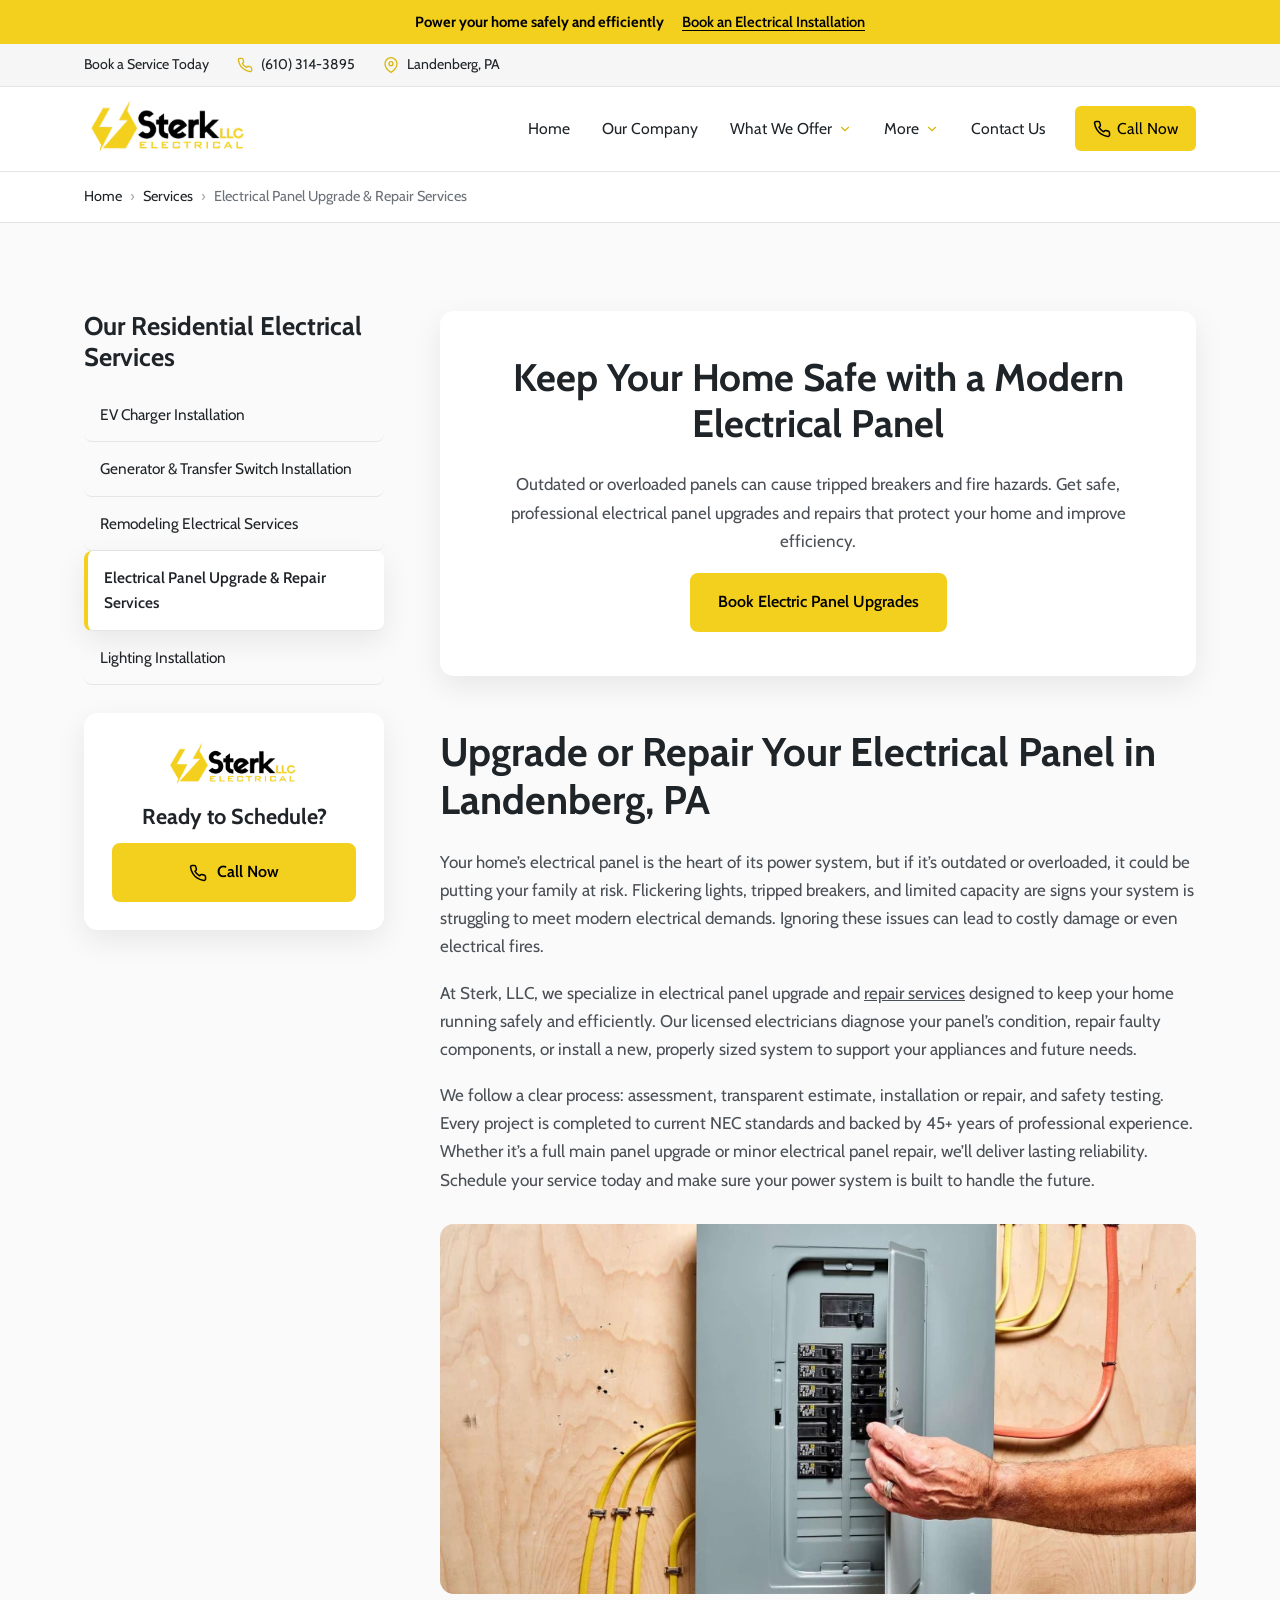
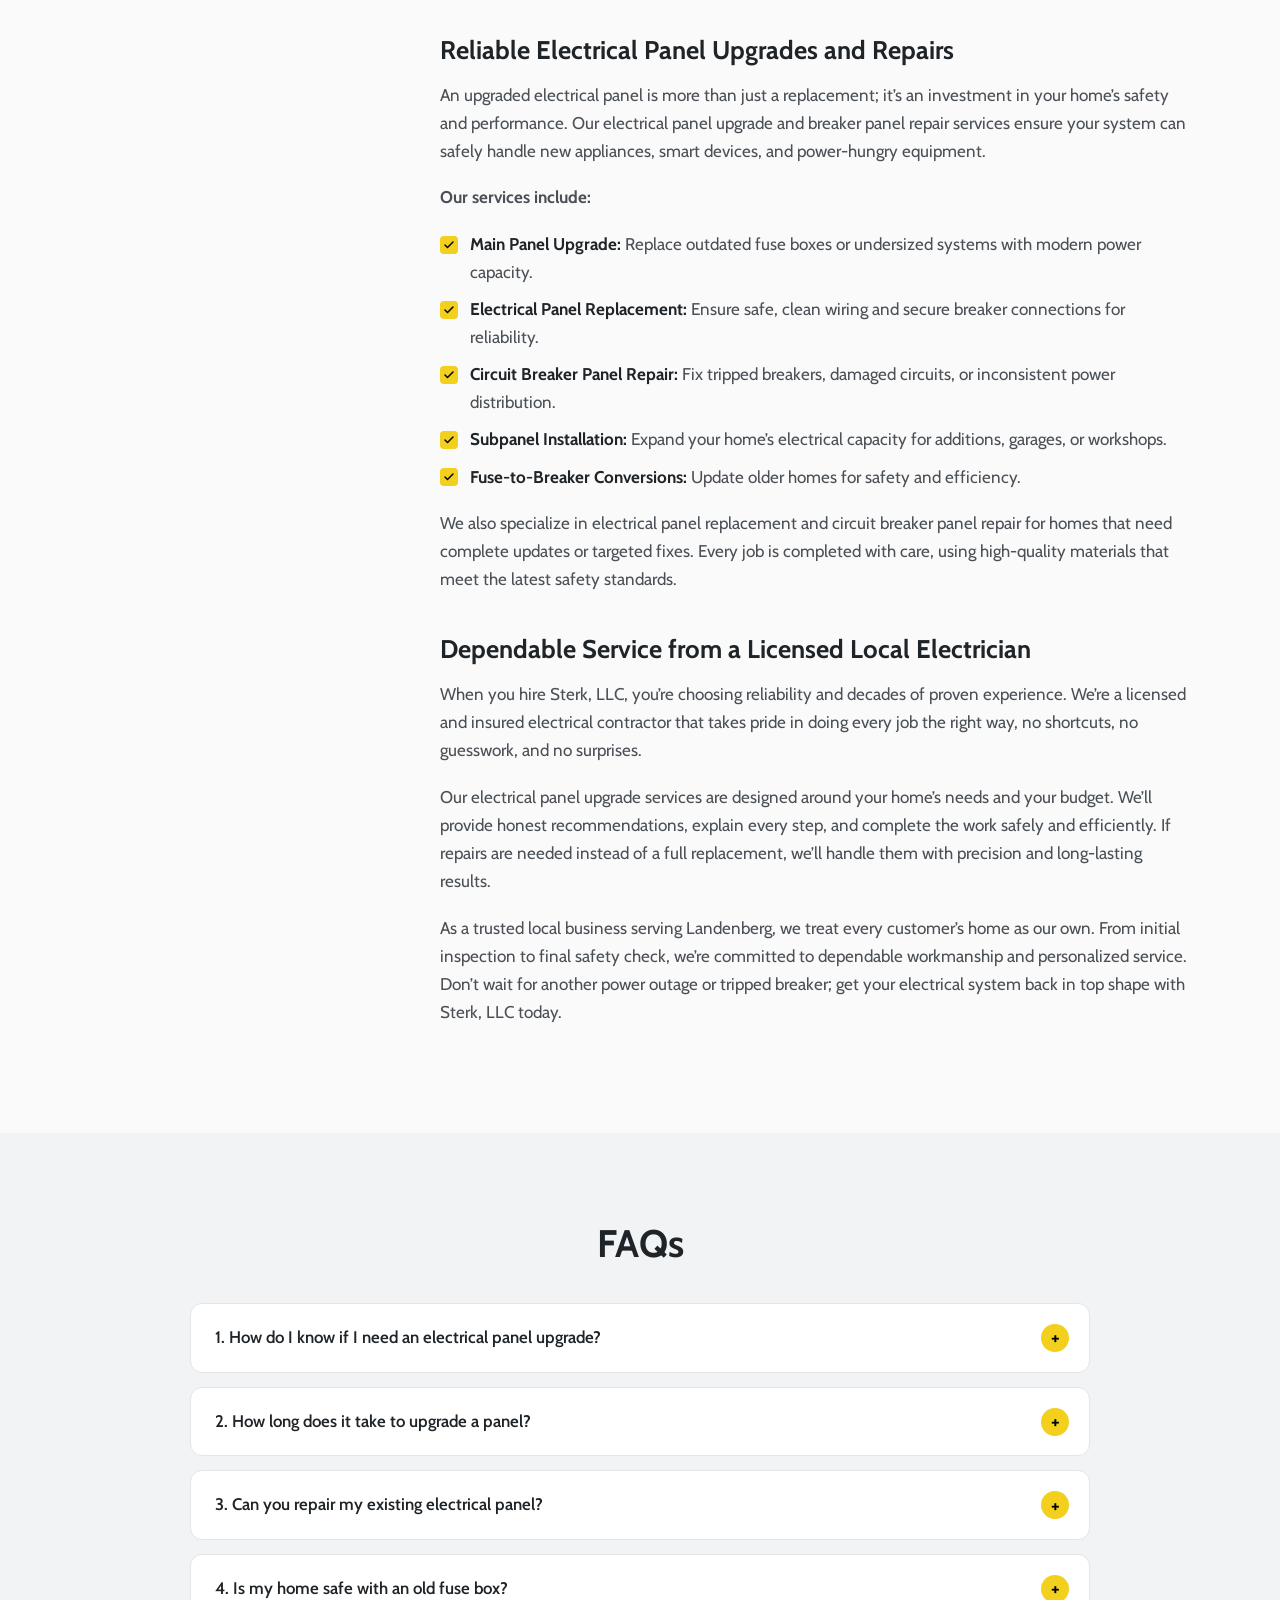
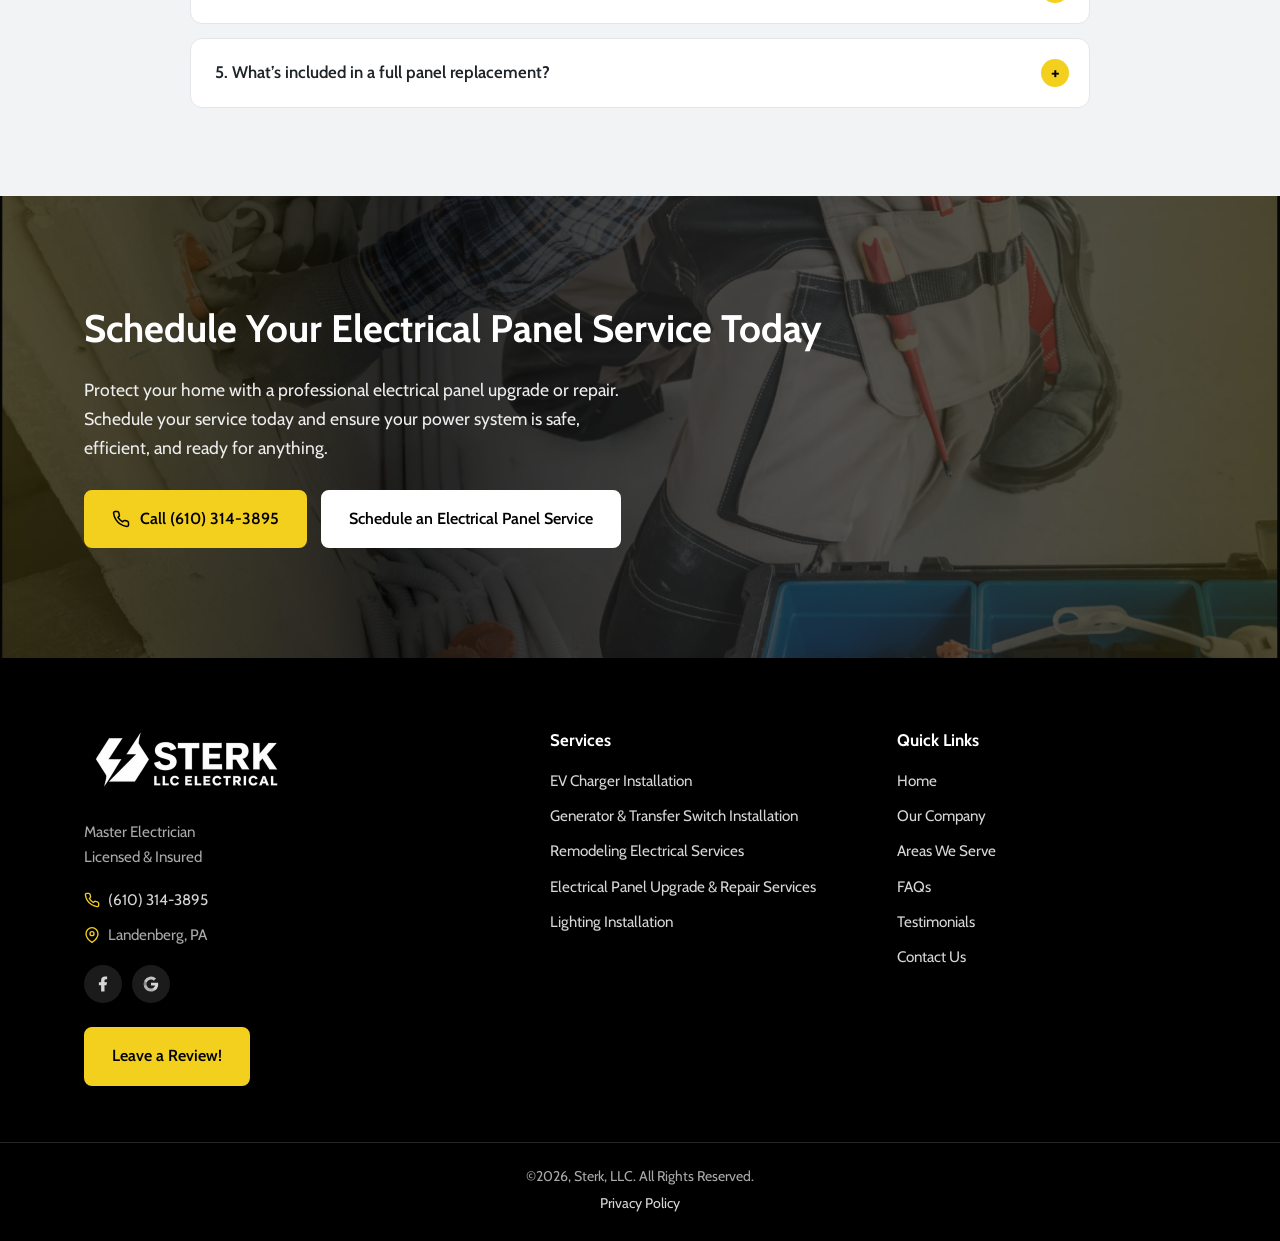
<file: services/electrical-panel-upgrade/index.html>
<!doctype html>
<html lang="en-US">
<head>
<meta charset="utf-8">
<meta name="viewport" content="width=device-width, initial-scale=1">
<title>Electrical Panel Upgrade Landenberg, PA | Sterk, LLC</title>
<meta name="description" content="Upgrade your electrical panel in Landenberg, PA. Call (610) 314-3895 for safe, efficient repair and replacement from licensed electricians.">
<link rel="canonical" href="https://www.sterkelectric.com/services/electrical-panel-upgrade/">
<meta property="og:type" content="website">
<meta property="og:site_name" content="Sterk, LLC">
<meta property="og:title" content="Electrical Panel Upgrade Landenberg, PA | Sterk, LLC">
<meta property="og:description" content="Upgrade your electrical panel in Landenberg, PA. Call (610) 314-3895 for safe, efficient repair and replacement from licensed electricians.">
<meta property="og:url" content="https://www.sterkelectric.com/services/electrical-panel-upgrade/">
<meta property="og:image" content="https://www.sterkelectric.com/assets/img/Sterk-LLC-SEO-image-basics.webp">
<link rel="icon" href="/assets/img/favicon-32x32.png" sizes="32x32">
<link rel="icon" href="/assets/img/favicon-192x192.png" sizes="192x192">
<link rel="apple-touch-icon" href="/assets/img/favicon-180x180.png">
<link rel="preconnect" href="https://fonts.googleapis.com">
<link rel="preconnect" href="https://fonts.gstatic.com" crossorigin>
<link href="https://fonts.googleapis.com/css2?family=Cabin:wght@400;500;600;700&display=swap" rel="stylesheet">
<link rel="stylesheet" href="/assets/css/style.css">

<!-- Google Tag Manager -->
<script>(function(w,d,s,l,i){w[l]=w[l]||[];w[l].push({'gtm.start':new Date().getTime(),event:'gtm.js'});var f=d.getElementsByTagName(s)[0],j=d.createElement(s),dl=l!='dataLayer'?'&l='+l:'';j.async=true;j.src='https://www.googletagmanager.com/gtm.js?id='+i+dl;f.parentNode.insertBefore(j,f);})(window,document,'script','dataLayer','GTM-58M3RPRC');</script>
<!-- Google Analytics -->
<script async src="https://www.googletagmanager.com/gtag/js?id=G-LF704M7Q73"></script>
<script>window.dataLayer=window.dataLayer||[];function gtag(){dataLayer.push(arguments);}gtag('js',new Date());gtag('config','G-LF704M7Q73');</script>
</head>
<body>
<noscript><iframe src="https://www.googletagmanager.com/ns.html?id=GTM-58M3RPRC" height="0" width="0" style="display:none;visibility:hidden"></iframe></noscript>
<a class="skip" href="#main">Skip to content</a>
<div class="promo"><div class="shell"><strong>Power your home safely and efficiently</strong><a href="tel:6103143895">Book an Electrical Installation</a></div></div>
<div class="topbar"><div class="shell"><span>Book a Service Today</span><a class="ico" href="tel:6103143895"><svg viewBox="0 0 24 24" fill="none" stroke="currentColor" stroke-width="2" stroke-linecap="round" stroke-linejoin="round" aria-hidden="true"><path d="M22 16.9v3a2 2 0 0 1-2.2 2 19.8 19.8 0 0 1-8.6-3.1 19.5 19.5 0 0 1-6-6A19.8 19.8 0 0 1 2.1 4.2 2 2 0 0 1 4.1 2h3a2 2 0 0 1 2 1.7c.1.9.4 1.8.7 2.7a2 2 0 0 1-.5 2.1L8 9.8a16 16 0 0 0 6 6l1.3-1.3a2 2 0 0 1 2.1-.4c.9.3 1.8.6 2.7.7a2 2 0 0 1 1.7 2z"/></svg> (610) 314-3895</a><span class="ico"><svg viewBox="0 0 24 24" fill="none" stroke="currentColor" stroke-width="2" stroke-linecap="round" stroke-linejoin="round" aria-hidden="true"><path d="M21 10c0 7-9 13-9 13S3 17 3 10a9 9 0 0 1 18 0z"/><circle cx="12" cy="10" r="3"/></svg> Landenberg, PA</span></div></div>
<header class="site-header"><div class="shell">
<a class="logo" href="/" aria-label="Sterk, LLC home"><img src="/assets/img/Sterk-LLC-logo.png" alt="Sterk LLC logo" width="232" height="82"></a>
<nav class="nav" id="nav" aria-label="Main">
<ul>
<li><a href="/">Home</a></li>
<li><a href="/about/">Our Company</a></li>
<li class="has-dd"><button class="dd-toggle" aria-expanded="false">What We Offer <svg viewBox="0 0 24 24" fill="none" stroke="currentColor" stroke-width="2" stroke-linecap="round" stroke-linejoin="round" aria-hidden="true"><polyline points="6 9 12 15 18 9"/></svg></button><ul class="dropdown"><li><a href="/services/">All Services</a></li><li><a href="/services/ev-charger-installation/">EV Charger Installation</a></li><li><a href="/services/generator-installation/">Generator &amp; Transfer Switch Installation</a></li><li><a href="/services/electrical-remodeling-services/">Remodeling Electrical Services</a></li><li><a href="/services/electrical-panel-upgrade/" aria-current="page">Electrical Panel Upgrade &amp; Repair Services</a></li><li><a href="/services/lighting-installation/">Lighting Installation</a></li></ul></li>
<li class="has-dd"><button class="dd-toggle" aria-expanded="false">More <svg viewBox="0 0 24 24" fill="none" stroke="currentColor" stroke-width="2" stroke-linecap="round" stroke-linejoin="round" aria-hidden="true"><polyline points="6 9 12 15 18 9"/></svg></button><ul class="dropdown"><li><a href="/areas-we-serve/">Areas We Serve</a></li><li><a href="/faqs/">FAQs</a></li><li><a href="/testimonials/">Testimonials</a></li></ul></li>
<li><a href="/contact/">Contact Us</a></li>
</ul>
<a class="btn btn--sm" href="tel:6103143895"><svg viewBox="0 0 24 24" fill="none" stroke="currentColor" stroke-width="2" stroke-linecap="round" stroke-linejoin="round" aria-hidden="true"><path d="M22 16.9v3a2 2 0 0 1-2.2 2 19.8 19.8 0 0 1-8.6-3.1 19.5 19.5 0 0 1-6-6A19.8 19.8 0 0 1 2.1 4.2 2 2 0 0 1 4.1 2h3a2 2 0 0 1 2 1.7c.1.9.4 1.8.7 2.7a2 2 0 0 1-.5 2.1L8 9.8a16 16 0 0 0 6 6l1.3-1.3a2 2 0 0 1 2.1-.4c.9.3 1.8.6 2.7.7a2 2 0 0 1 1.7 2z"/></svg> Call Now</a>
</nav>
<button class="menu-toggle" aria-label="Open menu" aria-controls="nav" aria-expanded="false"><svg viewBox="0 0 24 24" fill="none" stroke="currentColor" stroke-width="2" stroke-linecap="round" stroke-linejoin="round" aria-hidden="true"><line x1="3" y1="6" x2="21" y2="6"/><line x1="3" y1="12" x2="21" y2="12"/><line x1="3" y1="18" x2="21" y2="18"/></svg></button>
</div></header>
<main id="main">
<nav class="crumbs" aria-label="Breadcrumb"><div class="shell"><ol><li><a href="/">Home</a></li><li><a href="/services/">Services</a></li><li aria-current="page">Electrical Panel Upgrade &amp; Repair Services</li></ol></div></nav>
<section class="section"><div class="shell"><div class="svc">
<aside class="svc-side">
<div><h2>Our Residential Electrical Services</h2><ul class="svc-nav"><li><a href="/services/ev-charger-installation/">EV Charger Installation</a></li><li><a href="/services/generator-installation/">Generator &amp; Transfer Switch Installation</a></li><li><a href="/services/electrical-remodeling-services/">Remodeling Electrical Services</a></li><li><a href="/services/electrical-panel-upgrade/" aria-current="page">Electrical Panel Upgrade &amp; Repair Services</a></li><li><a href="/services/lighting-installation/">Lighting Installation</a></li></ul></div>
<div class="svc-cta"><img src="/assets/img/Sterk-LLC-logo.png" alt="" width="232" height="82"><h3>Ready to Schedule?</h3><a class="btn" href="tel:6103143895"><svg viewBox="0 0 24 24" fill="none" stroke="currentColor" stroke-width="2" stroke-linecap="round" stroke-linejoin="round" aria-hidden="true"><path d="M22 16.9v3a2 2 0 0 1-2.2 2 19.8 19.8 0 0 1-8.6-3.1 19.5 19.5 0 0 1-6-6A19.8 19.8 0 0 1 2.1 4.2 2 2 0 0 1 4.1 2h3a2 2 0 0 1 2 1.7c.1.9.4 1.8.7 2.7a2 2 0 0 1-.5 2.1L8 9.8a16 16 0 0 0 6 6l1.3-1.3a2 2 0 0 1 2.1-.4c.9.3 1.8.6 2.7.7a2 2 0 0 1 1.7 2z"/></svg> Call Now</a></div>
</aside>
<div>
<div class="svc-intro"><h2>Keep Your Home Safe with a Modern Electrical Panel</h2><p>Outdated or overloaded panels can cause tripped breakers and fire hazards. Get safe, professional electrical panel upgrades and repairs that protect your home and improve efficiency.</p><div class="btns"><a class="btn" href="/contact/">Book Electric Panel Upgrades</a></div></div>
<div class="prose"><h1>Upgrade or Repair Your Electrical Panel in Landenberg, PA</h1><p>Your home’s electrical panel is the heart of its power system, but if it’s outdated or overloaded, it could be putting your family at risk. Flickering lights, tripped breakers, and limited capacity are signs your system is struggling to meet modern electrical demands. Ignoring these issues can lead to costly damage or even electrical fires.</p><p>At Sterk, LLC, we specialize in electrical panel upgrade and <a href="/services/ev-charger-installation/">repair services</a> designed to keep your home running safely and efficiently. Our licensed electricians diagnose your panel’s condition, repair faulty components, or install a new, properly sized system to support your appliances and future needs.</p><p>We follow a clear process: assessment, transparent estimate, installation or repair, and safety testing. Every project is completed to current NEC standards and backed by 45+ years of professional experience. Whether it’s a full main panel upgrade or minor electrical panel repair, we’ll deliver lasting reliability. Schedule your service today and make sure your power system is built to handle the future.</p><img src="/assets/img/Electrical-Panel.webp" alt="Electrical Panel" width="950" height="465" loading="lazy" decoding="async"><h3>Reliable Electrical Panel Upgrades and Repairs</h3><p>An upgraded electrical panel is more than just a replacement; it’s an investment in your home’s safety and performance. Our electrical panel upgrade and breaker panel repair services ensure your system can safely handle new appliances, smart devices, and power-hungry equipment.</p><p><strong>Our services include:</strong></p><ul class="checks"><li><strong>Main Panel Upgrade:</strong> Replace outdated fuse boxes or undersized systems with modern power capacity.</li>
<li><strong>Electrical Panel Replacement:</strong> Ensure safe, clean wiring and secure breaker connections for reliability.</li>
<li><strong>Circuit Breaker Panel Repair:</strong> Fix tripped breakers, damaged circuits, or inconsistent power distribution.</li>
<li><strong>Subpanel Installation:</strong> Expand your home’s electrical capacity for additions, garages, or workshops.</li>
<li><strong>Fuse-to-Breaker Conversions:</strong> Update older homes for safety and efficiency.</li></ul><p>We also specialize in electrical panel replacement and circuit breaker panel repair for homes that need complete updates or targeted fixes. Every job is completed with care, using high-quality materials that meet the latest safety standards.</p><h3>Dependable Service from a Licensed Local Electrician</h3><p>When you hire Sterk, LLC, you’re choosing reliability and decades of proven experience. We’re a licensed and insured electrical contractor that takes pride in doing every job the right way, no shortcuts, no guesswork, and no surprises.</p><p>Our electrical panel upgrade services are designed around your home’s needs and your budget. We’ll provide honest recommendations, explain every step, and complete the work safely and efficiently. If repairs are needed instead of a full replacement, we’ll handle them with precision and long-lasting results.</p><p>As a trusted local business serving Landenberg, we treat every customer’s home as our own. From initial inspection to final safety check, we’re committed to dependable workmanship and personalized service. Don’t wait for another power outage or tripped breaker; get your electrical system back in top shape with Sterk, LLC today.</p></div>
</div>
</div></div></section>
<section class="section section--alt"><div class="shell"><h2 class="center">FAQs</h2><div class="faq"><details><summary>1. How do I know if I need an electrical panel upgrade?</summary><div><p>If your lights flicker, breakers trip often, or your panel feels warm, it’s likely time for an upgrade. Homes over 30 years old usually need modern electrical panels.</p></div></details><details><summary>2. How long does it take to upgrade a panel?</summary><div><p>Most <strong>electrical panel upgrade</strong> projects are completed in one day, including inspection and testing. Complex jobs with rewiring may take longer.</p></div></details><details><summary>3. Can you repair my existing electrical panel?</summary><div><p>Yes. We provide <strong>electrical panel repair</strong> for worn breakers, loose connections, or faulty wiring that can be safely restored without full replacement.</p></div></details><details><summary>4. Is my home safe with an old fuse box?</summary><div><p>Fuse boxes are outdated and often unsafe for today’s electrical loads. We offer fuse-to-breaker conversions to bring your system up to code and eliminate fire risks.</p></div></details><details><summary>5. What’s included in a full panel replacement?</summary><div><p>A <strong>main panel upgrade</strong> includes removing the old panel, installing a new breaker system, grounding, labeling circuits, and testing for optimal safety and performance.</p></div></details></div></div></section>
<section class="cta" style="background-image:url('/assets/img/Trusted-Electrical-Work-Hero.webp')"><div class="shell">
<h2>Schedule Your Electrical Panel Service Today</h2><p>Protect your home with a professional electrical panel upgrade or repair. Schedule your service today and ensure your power system is safe, efficient, and ready for anything.</p><div class="btns"><a class="btn" href="tel:6103143895"><svg viewBox="0 0 24 24" fill="none" stroke="currentColor" stroke-width="2" stroke-linecap="round" stroke-linejoin="round" aria-hidden="true"><path d="M22 16.9v3a2 2 0 0 1-2.2 2 19.8 19.8 0 0 1-8.6-3.1 19.5 19.5 0 0 1-6-6A19.8 19.8 0 0 1 2.1 4.2 2 2 0 0 1 4.1 2h3a2 2 0 0 1 2 1.7c.1.9.4 1.8.7 2.7a2 2 0 0 1-.5 2.1L8 9.8a16 16 0 0 0 6 6l1.3-1.3a2 2 0 0 1 2.1-.4c.9.3 1.8.6 2.7.7a2 2 0 0 1 1.7 2z"/></svg> Call (610) 314-3895</a><a class="btn btn--white" href="/contact/">Schedule an Electrical Panel Service</a></div>
</div></section>
</main>
<footer class="footer"><div class="shell">
<div class="footer__grid">
<div>
<a href="/"><img class="footer__logo" src="/assets/img/white-version-logo.png" alt="Sterk LLC Electrical" width="410" height="134" loading="lazy"></a>
<p>Master Electrician<br>Licensed &amp; Insured</p>
<div class="contact"><a class="ico" href="tel:6103143895"><svg viewBox="0 0 24 24" fill="none" stroke="currentColor" stroke-width="2" stroke-linecap="round" stroke-linejoin="round" aria-hidden="true"><path d="M22 16.9v3a2 2 0 0 1-2.2 2 19.8 19.8 0 0 1-8.6-3.1 19.5 19.5 0 0 1-6-6A19.8 19.8 0 0 1 2.1 4.2 2 2 0 0 1 4.1 2h3a2 2 0 0 1 2 1.7c.1.9.4 1.8.7 2.7a2 2 0 0 1-.5 2.1L8 9.8a16 16 0 0 0 6 6l1.3-1.3a2 2 0 0 1 2.1-.4c.9.3 1.8.6 2.7.7a2 2 0 0 1 1.7 2z"/></svg> (610) 314-3895</a><span class="ico"><svg viewBox="0 0 24 24" fill="none" stroke="currentColor" stroke-width="2" stroke-linecap="round" stroke-linejoin="round" aria-hidden="true"><path d="M21 10c0 7-9 13-9 13S3 17 3 10a9 9 0 0 1 18 0z"/><circle cx="12" cy="10" r="3"/></svg> Landenberg, PA</span></div>
<div class="socials"><a href="https://www.facebook.com/sterkllc/" aria-label="Facebook" target="_blank" rel="noopener"><svg viewBox="0 0 24 24" fill="currentColor" aria-hidden="true"><path d="M14 13.5h2.5l1-4H14v-2c0-1 0-2 2-2h1.5V2.1C17.2 2.1 15.9 2 14.5 2 11.6 2 9.5 3.7 9.5 7v2.5h-3v4h3V22h4.5z"/></svg></a><a href="https://www.google.com/maps/place/Sterk,+LLC.+Electricial/data=!4m2!3m1!1s0x0:0x9df92b370159077b?sa=X&amp;ved=1t:2428&amp;ictx=111" aria-label="Google Maps" target="_blank" rel="noopener"><svg viewBox="0 0 24 24" fill="currentColor" aria-hidden="true"><path d="M21.6 12.2c0-.7-.1-1.4-.2-2H12v3.8h5.4a4.6 4.6 0 0 1-2 3v2.5h3.2c1.9-1.7 3-4.3 3-7.3z"/><path d="M12 22c2.7 0 5-.9 6.6-2.4l-3.2-2.5c-.9.6-2 1-3.4 1-2.6 0-4.8-1.8-5.6-4.1H3.1v2.6A10 10 0 0 0 12 22z" opacity=".8"/><path d="M6.4 14a6 6 0 0 1 0-3.9V7.5H3.1a10 10 0 0 0 0 9z" opacity=".6"/><path d="M12 6c1.5 0 2.8.5 3.8 1.5l2.9-2.9A10 10 0 0 0 3.1 7.5l3.3 2.6C7.2 7.8 9.4 6 12 6z" opacity=".9"/></svg></a></div>
<a class="btn" href="https://search.google.com/local/writereview?placeid=ChIJO1J0JGmrx4kRewdZATcr-Z0" target="_blank" rel="noopener">Leave a Review!</a>
</div>
<div><h4>Services</h4><ul><li><a href="/services/ev-charger-installation/">EV Charger Installation</a></li><li><a href="/services/generator-installation/">Generator &amp; Transfer Switch Installation</a></li><li><a href="/services/electrical-remodeling-services/">Remodeling Electrical Services</a></li><li><a href="/services/electrical-panel-upgrade/">Electrical Panel Upgrade &amp; Repair Services</a></li><li><a href="/services/lighting-installation/">Lighting Installation</a></li></ul></div>
<div><h4>Quick Links</h4><ul><li><a href="/">Home</a></li><li><a href="/about/">Our Company</a></li><li><a href="/areas-we-serve/">Areas We Serve</a></li><li><a href="/faqs/">FAQs</a></li><li><a href="/testimonials/">Testimonials</a></li><li><a href="/contact/">Contact Us</a></li></ul></div>
</div></div>
<div class="footer__bar"><div class="shell"><p>&copy;<span id="year">2026</span>, Sterk, LLC. All Rights Reserved.</p><p><a href="/privacy-policy/">Privacy Policy</a></p></div></div>
</footer>
<a class="callbar" href="tel:6103143895"><svg viewBox="0 0 24 24" fill="none" stroke="currentColor" stroke-width="2" stroke-linecap="round" stroke-linejoin="round" aria-hidden="true"><path d="M22 16.9v3a2 2 0 0 1-2.2 2 19.8 19.8 0 0 1-8.6-3.1 19.5 19.5 0 0 1-6-6A19.8 19.8 0 0 1 2.1 4.2 2 2 0 0 1 4.1 2h3a2 2 0 0 1 2 1.7c.1.9.4 1.8.7 2.7a2 2 0 0 1-.5 2.1L8 9.8a16 16 0 0 0 6 6l1.3-1.3a2 2 0 0 1 2.1-.4c.9.3 1.8.6 2.7.7a2 2 0 0 1 1.7 2z"/></svg> Call (610) 314-3895</a>
<script src="/assets/js/main.js" defer></script>
</body>
</html>
</file>
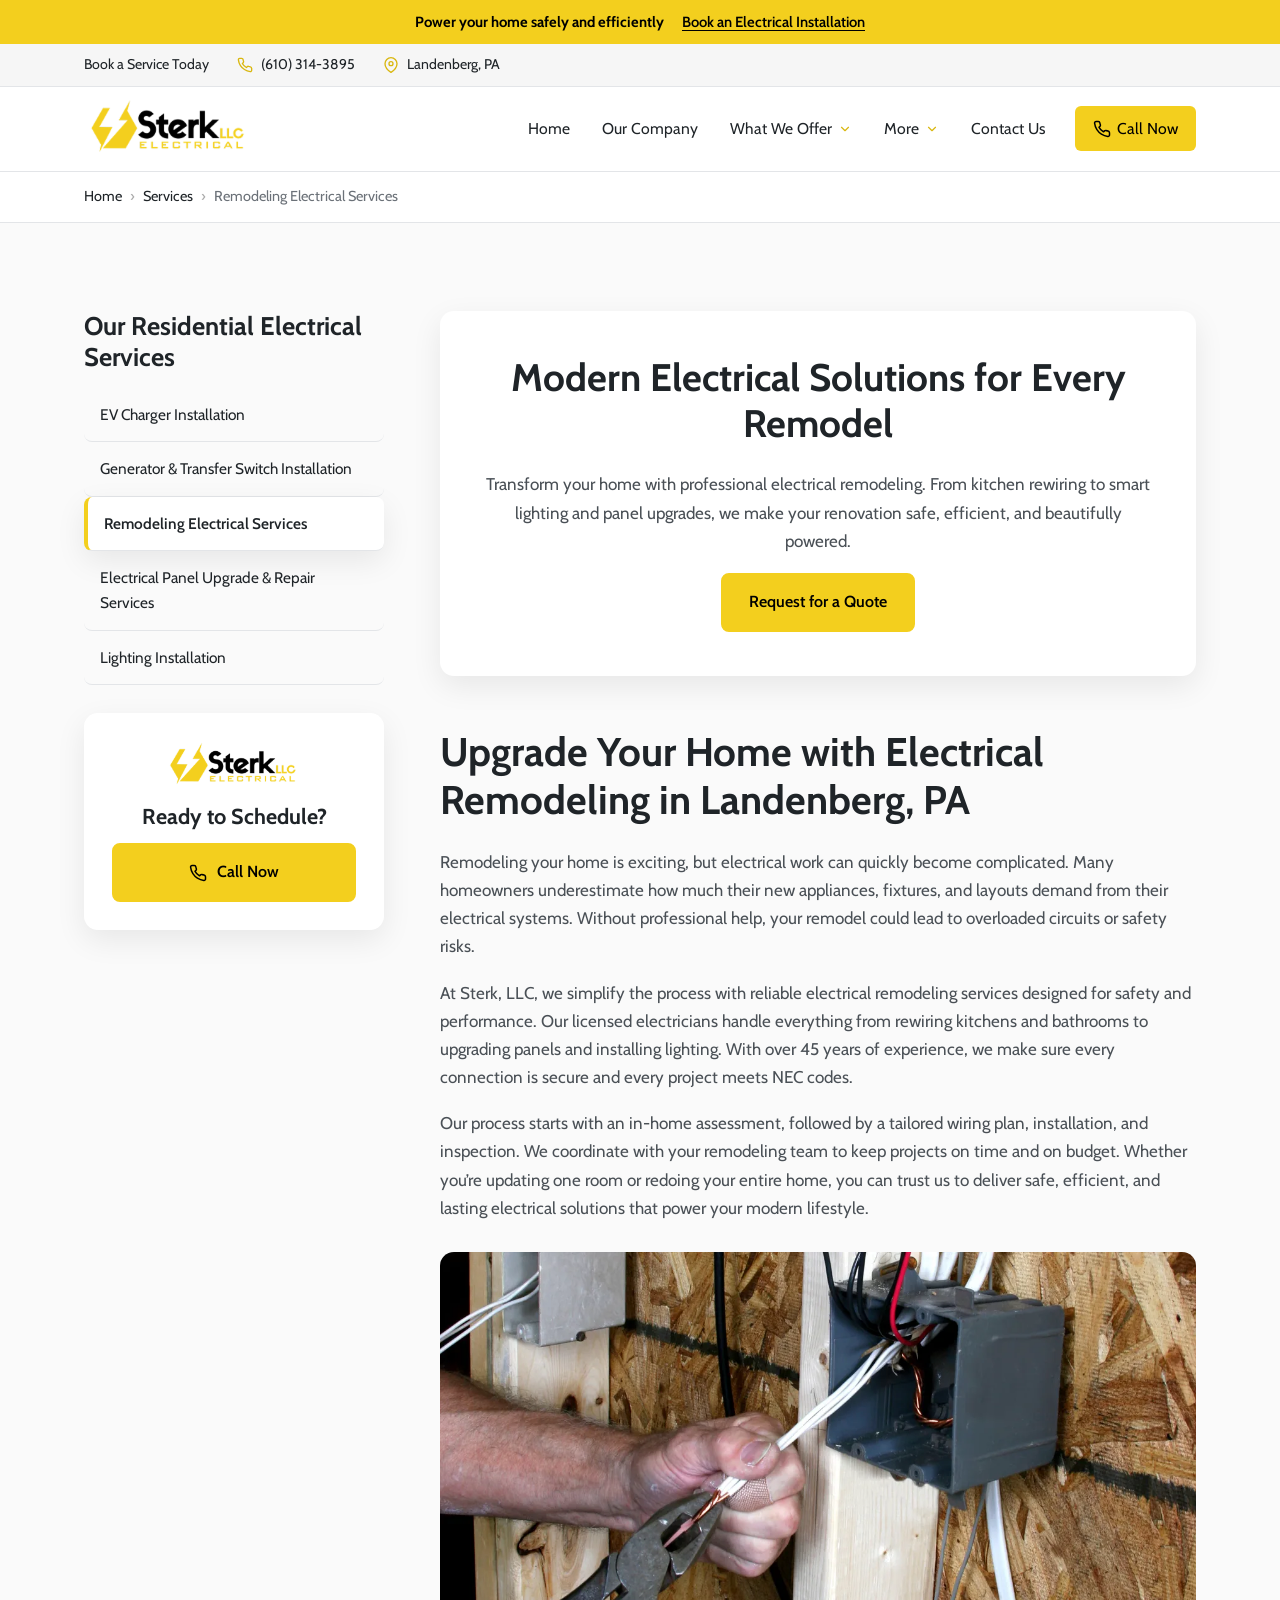
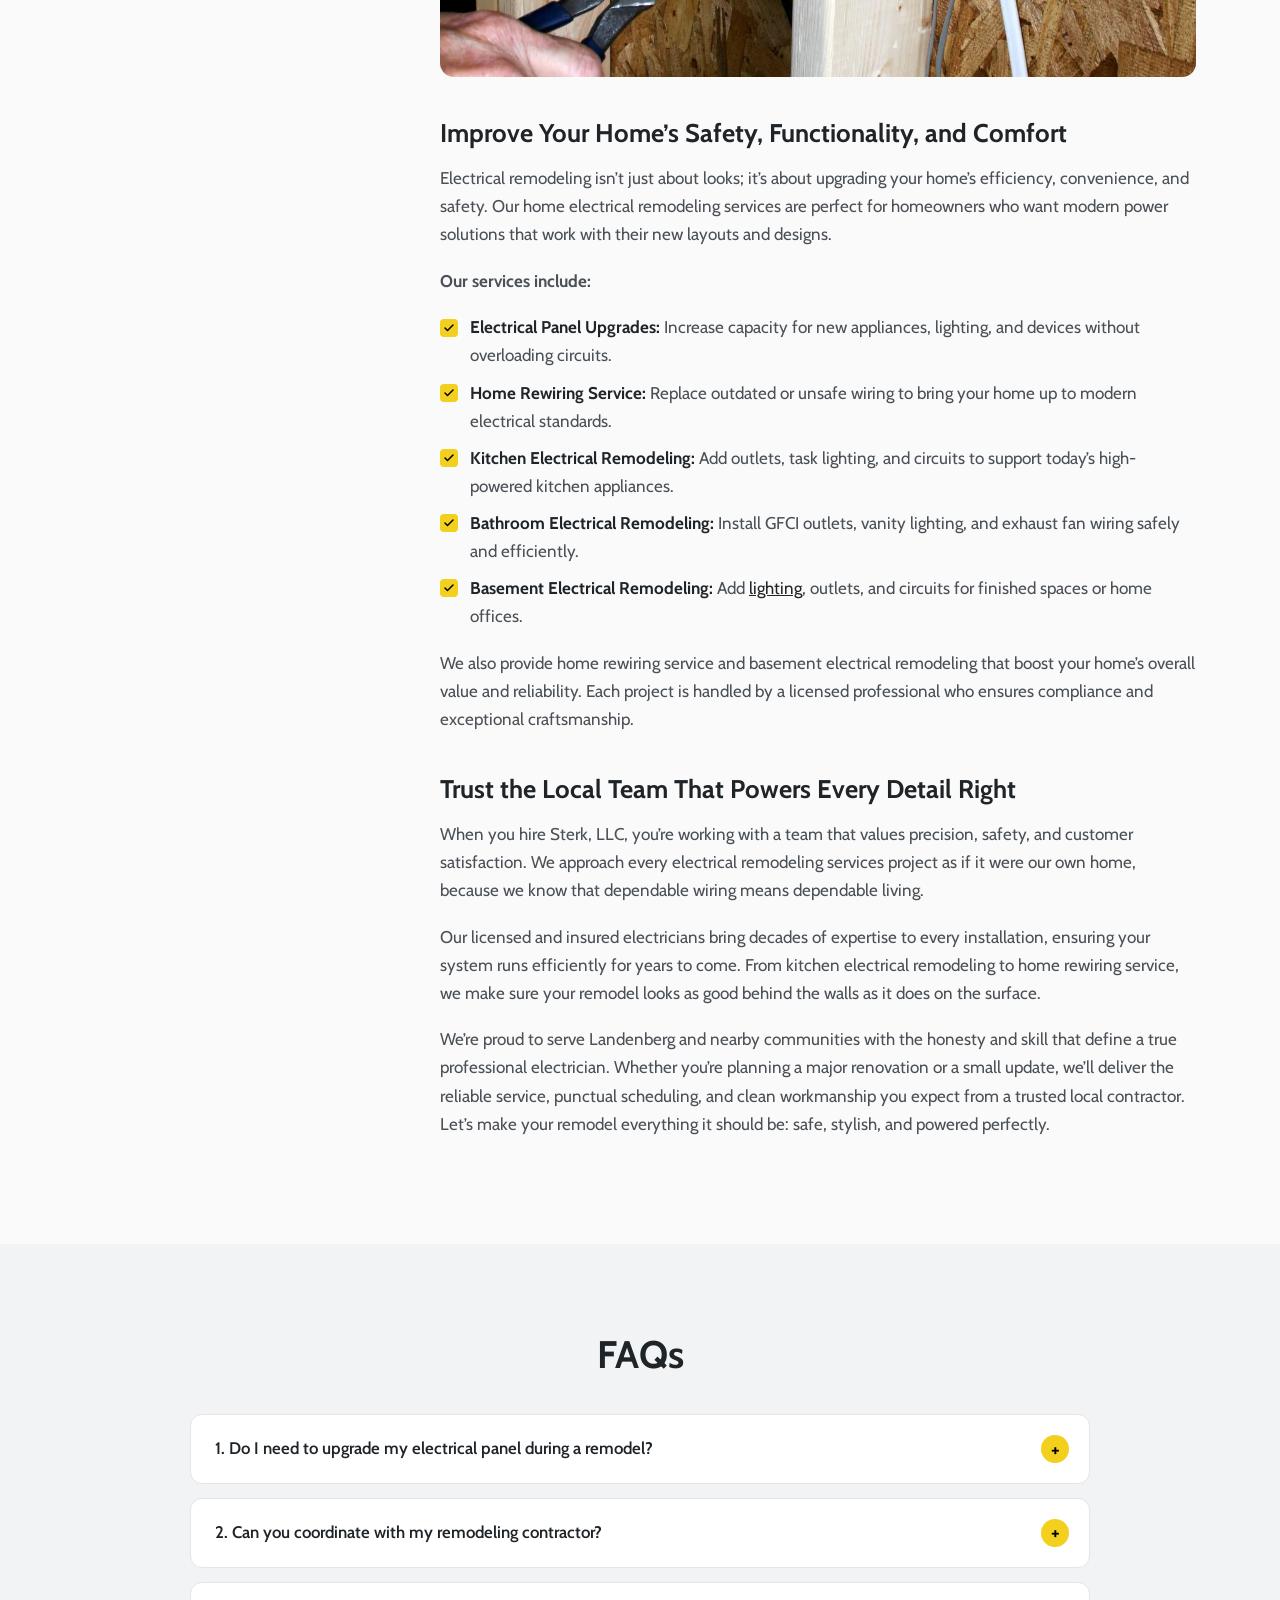
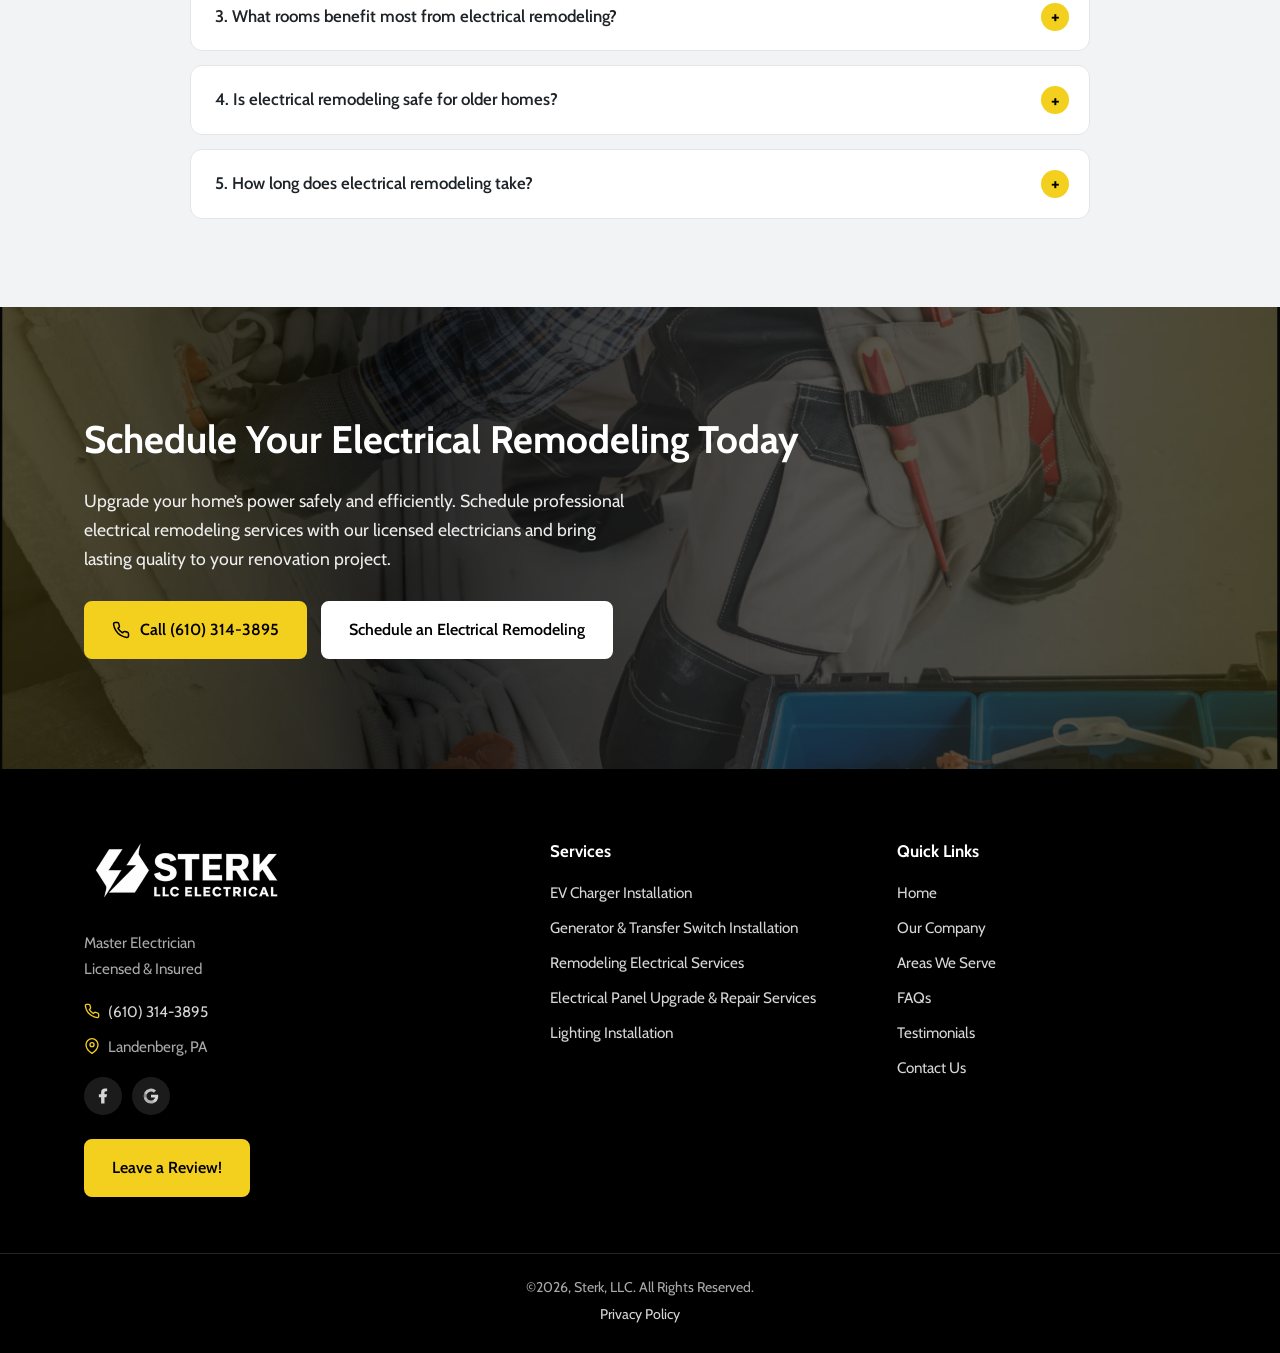
<file: services/electrical-remodeling-services/index.html>
<!doctype html>
<html lang="en-US">
<head>
<meta charset="utf-8">
<meta name="viewport" content="width=device-width, initial-scale=1">
<title>Electrical Remodeling Services Landenberg, PA | Sterk, LLC</title>
<meta name="description" content="Upgrade your home with electrical remodeling in Landenberg, PA. Call our team at (610) 314-3895 for licensed, professional service you can trust.">
<link rel="canonical" href="https://www.sterkelectric.com/services/electrical-remodeling-services/">
<meta property="og:type" content="website">
<meta property="og:site_name" content="Sterk, LLC">
<meta property="og:title" content="Electrical Remodeling Services Landenberg, PA | Sterk, LLC">
<meta property="og:description" content="Upgrade your home with electrical remodeling in Landenberg, PA. Call our team at (610) 314-3895 for licensed, professional service you can trust.">
<meta property="og:url" content="https://www.sterkelectric.com/services/electrical-remodeling-services/">
<meta property="og:image" content="https://www.sterkelectric.com/assets/img/Sterk-LLC-SEO-image-basics.webp">
<link rel="icon" href="/assets/img/favicon-32x32.png" sizes="32x32">
<link rel="icon" href="/assets/img/favicon-192x192.png" sizes="192x192">
<link rel="apple-touch-icon" href="/assets/img/favicon-180x180.png">
<link rel="preconnect" href="https://fonts.googleapis.com">
<link rel="preconnect" href="https://fonts.gstatic.com" crossorigin>
<link href="https://fonts.googleapis.com/css2?family=Cabin:wght@400;500;600;700&display=swap" rel="stylesheet">
<link rel="stylesheet" href="/assets/css/style.css">

<!-- Google Tag Manager -->
<script>(function(w,d,s,l,i){w[l]=w[l]||[];w[l].push({'gtm.start':new Date().getTime(),event:'gtm.js'});var f=d.getElementsByTagName(s)[0],j=d.createElement(s),dl=l!='dataLayer'?'&l='+l:'';j.async=true;j.src='https://www.googletagmanager.com/gtm.js?id='+i+dl;f.parentNode.insertBefore(j,f);})(window,document,'script','dataLayer','GTM-58M3RPRC');</script>
<!-- Google Analytics -->
<script async src="https://www.googletagmanager.com/gtag/js?id=G-LF704M7Q73"></script>
<script>window.dataLayer=window.dataLayer||[];function gtag(){dataLayer.push(arguments);}gtag('js',new Date());gtag('config','G-LF704M7Q73');</script>
</head>
<body>
<noscript><iframe src="https://www.googletagmanager.com/ns.html?id=GTM-58M3RPRC" height="0" width="0" style="display:none;visibility:hidden"></iframe></noscript>
<a class="skip" href="#main">Skip to content</a>
<div class="promo"><div class="shell"><strong>Power your home safely and efficiently</strong><a href="tel:6103143895">Book an Electrical Installation</a></div></div>
<div class="topbar"><div class="shell"><span>Book a Service Today</span><a class="ico" href="tel:6103143895"><svg viewBox="0 0 24 24" fill="none" stroke="currentColor" stroke-width="2" stroke-linecap="round" stroke-linejoin="round" aria-hidden="true"><path d="M22 16.9v3a2 2 0 0 1-2.2 2 19.8 19.8 0 0 1-8.6-3.1 19.5 19.5 0 0 1-6-6A19.8 19.8 0 0 1 2.1 4.2 2 2 0 0 1 4.1 2h3a2 2 0 0 1 2 1.7c.1.9.4 1.8.7 2.7a2 2 0 0 1-.5 2.1L8 9.8a16 16 0 0 0 6 6l1.3-1.3a2 2 0 0 1 2.1-.4c.9.3 1.8.6 2.7.7a2 2 0 0 1 1.7 2z"/></svg> (610) 314-3895</a><span class="ico"><svg viewBox="0 0 24 24" fill="none" stroke="currentColor" stroke-width="2" stroke-linecap="round" stroke-linejoin="round" aria-hidden="true"><path d="M21 10c0 7-9 13-9 13S3 17 3 10a9 9 0 0 1 18 0z"/><circle cx="12" cy="10" r="3"/></svg> Landenberg, PA</span></div></div>
<header class="site-header"><div class="shell">
<a class="logo" href="/" aria-label="Sterk, LLC home"><img src="/assets/img/Sterk-LLC-logo.png" alt="Sterk LLC logo" width="232" height="82"></a>
<nav class="nav" id="nav" aria-label="Main">
<ul>
<li><a href="/">Home</a></li>
<li><a href="/about/">Our Company</a></li>
<li class="has-dd"><button class="dd-toggle" aria-expanded="false">What We Offer <svg viewBox="0 0 24 24" fill="none" stroke="currentColor" stroke-width="2" stroke-linecap="round" stroke-linejoin="round" aria-hidden="true"><polyline points="6 9 12 15 18 9"/></svg></button><ul class="dropdown"><li><a href="/services/">All Services</a></li><li><a href="/services/ev-charger-installation/">EV Charger Installation</a></li><li><a href="/services/generator-installation/">Generator &amp; Transfer Switch Installation</a></li><li><a href="/services/electrical-remodeling-services/" aria-current="page">Remodeling Electrical Services</a></li><li><a href="/services/electrical-panel-upgrade/">Electrical Panel Upgrade &amp; Repair Services</a></li><li><a href="/services/lighting-installation/">Lighting Installation</a></li></ul></li>
<li class="has-dd"><button class="dd-toggle" aria-expanded="false">More <svg viewBox="0 0 24 24" fill="none" stroke="currentColor" stroke-width="2" stroke-linecap="round" stroke-linejoin="round" aria-hidden="true"><polyline points="6 9 12 15 18 9"/></svg></button><ul class="dropdown"><li><a href="/areas-we-serve/">Areas We Serve</a></li><li><a href="/faqs/">FAQs</a></li><li><a href="/testimonials/">Testimonials</a></li></ul></li>
<li><a href="/contact/">Contact Us</a></li>
</ul>
<a class="btn btn--sm" href="tel:6103143895"><svg viewBox="0 0 24 24" fill="none" stroke="currentColor" stroke-width="2" stroke-linecap="round" stroke-linejoin="round" aria-hidden="true"><path d="M22 16.9v3a2 2 0 0 1-2.2 2 19.8 19.8 0 0 1-8.6-3.1 19.5 19.5 0 0 1-6-6A19.8 19.8 0 0 1 2.1 4.2 2 2 0 0 1 4.1 2h3a2 2 0 0 1 2 1.7c.1.9.4 1.8.7 2.7a2 2 0 0 1-.5 2.1L8 9.8a16 16 0 0 0 6 6l1.3-1.3a2 2 0 0 1 2.1-.4c.9.3 1.8.6 2.7.7a2 2 0 0 1 1.7 2z"/></svg> Call Now</a>
</nav>
<button class="menu-toggle" aria-label="Open menu" aria-controls="nav" aria-expanded="false"><svg viewBox="0 0 24 24" fill="none" stroke="currentColor" stroke-width="2" stroke-linecap="round" stroke-linejoin="round" aria-hidden="true"><line x1="3" y1="6" x2="21" y2="6"/><line x1="3" y1="12" x2="21" y2="12"/><line x1="3" y1="18" x2="21" y2="18"/></svg></button>
</div></header>
<main id="main">
<nav class="crumbs" aria-label="Breadcrumb"><div class="shell"><ol><li><a href="/">Home</a></li><li><a href="/services/">Services</a></li><li aria-current="page">Remodeling Electrical Services</li></ol></div></nav>
<section class="section"><div class="shell"><div class="svc">
<aside class="svc-side">
<div><h2>Our Residential Electrical Services</h2><ul class="svc-nav"><li><a href="/services/ev-charger-installation/">EV Charger Installation</a></li><li><a href="/services/generator-installation/">Generator &amp; Transfer Switch Installation</a></li><li><a href="/services/electrical-remodeling-services/" aria-current="page">Remodeling Electrical Services</a></li><li><a href="/services/electrical-panel-upgrade/">Electrical Panel Upgrade &amp; Repair Services</a></li><li><a href="/services/lighting-installation/">Lighting Installation</a></li></ul></div>
<div class="svc-cta"><img src="/assets/img/Sterk-LLC-logo.png" alt="" width="232" height="82"><h3>Ready to Schedule?</h3><a class="btn" href="tel:6103143895"><svg viewBox="0 0 24 24" fill="none" stroke="currentColor" stroke-width="2" stroke-linecap="round" stroke-linejoin="round" aria-hidden="true"><path d="M22 16.9v3a2 2 0 0 1-2.2 2 19.8 19.8 0 0 1-8.6-3.1 19.5 19.5 0 0 1-6-6A19.8 19.8 0 0 1 2.1 4.2 2 2 0 0 1 4.1 2h3a2 2 0 0 1 2 1.7c.1.9.4 1.8.7 2.7a2 2 0 0 1-.5 2.1L8 9.8a16 16 0 0 0 6 6l1.3-1.3a2 2 0 0 1 2.1-.4c.9.3 1.8.6 2.7.7a2 2 0 0 1 1.7 2z"/></svg> Call Now</a></div>
</aside>
<div>
<div class="svc-intro"><h2>Modern Electrical Solutions for Every Remodel</h2><p>Transform your home with professional electrical remodeling. From kitchen rewiring to smart lighting and panel upgrades, we make your renovation safe, efficient, and beautifully powered.</p><div class="btns"><a class="btn" href="/contact/">Request for a Quote</a></div></div>
<div class="prose"><h1>Upgrade Your Home with Electrical Remodeling in Landenberg, PA</h1><p>Remodeling your home is exciting, but electrical work can quickly become complicated. Many homeowners underestimate how much their new appliances, fixtures, and layouts demand from their electrical systems. Without professional help, your remodel could lead to overloaded circuits or safety risks.</p><p>At Sterk, LLC, we simplify the process with reliable electrical remodeling services designed for safety and performance. Our licensed electricians handle everything from rewiring kitchens and bathrooms to upgrading panels and installing lighting. With over 45 years of experience, we make sure every connection is secure and every project meets NEC codes.</p><p>Our process starts with an in-home assessment, followed by a tailored wiring plan, installation, and inspection. We coordinate with your remodeling team to keep projects on time and on budget. Whether you’re updating one room or redoing your entire home, you can trust us to deliver safe, efficient, and lasting electrical solutions that power your modern lifestyle.</p><img src="/assets/img/Electrical-remodeling-sp.webp" alt="Electrical remodeling sp" width="1200" height="675" loading="lazy" decoding="async"><h3>Improve Your Home’s Safety, Functionality, and Comfort</h3><p>Electrical remodeling isn’t just about looks; it’s about upgrading your home’s efficiency, convenience, and safety. Our home electrical remodeling services are perfect for homeowners who want modern power solutions that work with their new layouts and designs.</p><p><strong>Our services include:</strong></p><ul class="checks"><li><strong>Electrical Panel Upgrades:</strong> Increase capacity for new appliances, lighting, and devices without overloading circuits.</li>
<li><strong>Home Rewiring Service:</strong> Replace outdated or unsafe wiring to bring your home up to modern electrical standards.</li>
<li><strong>Kitchen Electrical Remodeling:</strong> Add outlets, task lighting, and circuits to support today’s high-powered kitchen appliances.</li>
<li><strong>Bathroom Electrical Remodeling:</strong> Install GFCI outlets, vanity lighting, and exhaust fan wiring safely and efficiently.</li>
<li><strong>Basement Electrical Remodeling:</strong> Add <a href="/services/lighting-installation/">lighting</a>, outlets, and circuits for finished spaces or home offices.</li></ul><p>We also provide home rewiring service and basement electrical remodeling that boost your home’s overall value and reliability. Each project is handled by a licensed professional who ensures compliance and exceptional craftsmanship.</p><h3>Trust the Local Team That Powers Every Detail Right</h3><p>When you hire Sterk, LLC, you’re working with a team that values precision, safety, and customer satisfaction. We approach every electrical remodeling services project as if it were our own home, because we know that dependable wiring means dependable living.</p><p>Our licensed and insured electricians bring decades of expertise to every installation, ensuring your system runs efficiently for years to come. From kitchen electrical remodeling to home rewiring service, we make sure your remodel looks as good behind the walls as it does on the surface.</p><p>We’re proud to serve Landenberg and nearby communities with the honesty and skill that define a true professional electrician. Whether you’re planning a major renovation or a small update, we’ll deliver the reliable service, punctual scheduling, and clean workmanship you expect from a trusted local contractor. Let’s make your remodel everything it should be: safe, stylish, and powered perfectly.</p></div>
</div>
</div></div></section>
<section class="section section--alt"><div class="shell"><h2 class="center">FAQs</h2><div class="faq"><details><summary>1. Do I need to upgrade my electrical panel during a remodel?</summary><div><p>Often, yes. If your remodel includes new appliances, lighting, or outlets, upgrading your panel ensures your home can safely handle increased electrical demand.</p></div></details><details><summary>2. Can you coordinate with my remodeling contractor?</summary><div><p>Absolutely. We regularly work with general contractors, designers, and homeowners to integrate electrical work seamlessly into remodeling schedules.</p></div></details><details><summary>3. What rooms benefit most from electrical remodeling?</summary><div><p>Kitchens, bathrooms, and basements are common upgrades. These spaces typically require more outlets, specialized circuits, and improved lighting to meet modern standards.</p></div></details><details><summary>4. Is electrical remodeling safe for older homes?</summary><div><p>Yes. In fact, older homes benefit most from remodeling since it replaces unsafe wiring and brings everything up to code, improving both safety and resale value.</p></div></details><details><summary>5. How long does electrical remodeling take?</summary><div><p>It depends on project size. Small upgrades may take one day, while full-home rewiring or multiple-room remodels can take several days. We always provide clear timelines upfront.</p></div></details></div></div></section>
<section class="cta" style="background-image:url('/assets/img/Trusted-Electrical-Work-Hero.webp')"><div class="shell">
<h2>Schedule Your Electrical Remodeling Today</h2><p>Upgrade your home’s power safely and efficiently. Schedule professional electrical remodeling services with our licensed electricians and bring lasting quality to your renovation project.</p><div class="btns"><a class="btn" href="tel:6103143895"><svg viewBox="0 0 24 24" fill="none" stroke="currentColor" stroke-width="2" stroke-linecap="round" stroke-linejoin="round" aria-hidden="true"><path d="M22 16.9v3a2 2 0 0 1-2.2 2 19.8 19.8 0 0 1-8.6-3.1 19.5 19.5 0 0 1-6-6A19.8 19.8 0 0 1 2.1 4.2 2 2 0 0 1 4.1 2h3a2 2 0 0 1 2 1.7c.1.9.4 1.8.7 2.7a2 2 0 0 1-.5 2.1L8 9.8a16 16 0 0 0 6 6l1.3-1.3a2 2 0 0 1 2.1-.4c.9.3 1.8.6 2.7.7a2 2 0 0 1 1.7 2z"/></svg> Call (610) 314-3895</a><a class="btn btn--white" href="/contact/">Schedule an Electrical Remodeling</a></div>
</div></section>
</main>
<footer class="footer"><div class="shell">
<div class="footer__grid">
<div>
<a href="/"><img class="footer__logo" src="/assets/img/white-version-logo.png" alt="Sterk LLC Electrical" width="410" height="134" loading="lazy"></a>
<p>Master Electrician<br>Licensed &amp; Insured</p>
<div class="contact"><a class="ico" href="tel:6103143895"><svg viewBox="0 0 24 24" fill="none" stroke="currentColor" stroke-width="2" stroke-linecap="round" stroke-linejoin="round" aria-hidden="true"><path d="M22 16.9v3a2 2 0 0 1-2.2 2 19.8 19.8 0 0 1-8.6-3.1 19.5 19.5 0 0 1-6-6A19.8 19.8 0 0 1 2.1 4.2 2 2 0 0 1 4.1 2h3a2 2 0 0 1 2 1.7c.1.9.4 1.8.7 2.7a2 2 0 0 1-.5 2.1L8 9.8a16 16 0 0 0 6 6l1.3-1.3a2 2 0 0 1 2.1-.4c.9.3 1.8.6 2.7.7a2 2 0 0 1 1.7 2z"/></svg> (610) 314-3895</a><span class="ico"><svg viewBox="0 0 24 24" fill="none" stroke="currentColor" stroke-width="2" stroke-linecap="round" stroke-linejoin="round" aria-hidden="true"><path d="M21 10c0 7-9 13-9 13S3 17 3 10a9 9 0 0 1 18 0z"/><circle cx="12" cy="10" r="3"/></svg> Landenberg, PA</span></div>
<div class="socials"><a href="https://www.facebook.com/sterkllc/" aria-label="Facebook" target="_blank" rel="noopener"><svg viewBox="0 0 24 24" fill="currentColor" aria-hidden="true"><path d="M14 13.5h2.5l1-4H14v-2c0-1 0-2 2-2h1.5V2.1C17.2 2.1 15.9 2 14.5 2 11.6 2 9.5 3.7 9.5 7v2.5h-3v4h3V22h4.5z"/></svg></a><a href="https://www.google.com/maps/place/Sterk,+LLC.+Electricial/data=!4m2!3m1!1s0x0:0x9df92b370159077b?sa=X&amp;ved=1t:2428&amp;ictx=111" aria-label="Google Maps" target="_blank" rel="noopener"><svg viewBox="0 0 24 24" fill="currentColor" aria-hidden="true"><path d="M21.6 12.2c0-.7-.1-1.4-.2-2H12v3.8h5.4a4.6 4.6 0 0 1-2 3v2.5h3.2c1.9-1.7 3-4.3 3-7.3z"/><path d="M12 22c2.7 0 5-.9 6.6-2.4l-3.2-2.5c-.9.6-2 1-3.4 1-2.6 0-4.8-1.8-5.6-4.1H3.1v2.6A10 10 0 0 0 12 22z" opacity=".8"/><path d="M6.4 14a6 6 0 0 1 0-3.9V7.5H3.1a10 10 0 0 0 0 9z" opacity=".6"/><path d="M12 6c1.5 0 2.8.5 3.8 1.5l2.9-2.9A10 10 0 0 0 3.1 7.5l3.3 2.6C7.2 7.8 9.4 6 12 6z" opacity=".9"/></svg></a></div>
<a class="btn" href="https://search.google.com/local/writereview?placeid=ChIJO1J0JGmrx4kRewdZATcr-Z0" target="_blank" rel="noopener">Leave a Review!</a>
</div>
<div><h4>Services</h4><ul><li><a href="/services/ev-charger-installation/">EV Charger Installation</a></li><li><a href="/services/generator-installation/">Generator &amp; Transfer Switch Installation</a></li><li><a href="/services/electrical-remodeling-services/">Remodeling Electrical Services</a></li><li><a href="/services/electrical-panel-upgrade/">Electrical Panel Upgrade &amp; Repair Services</a></li><li><a href="/services/lighting-installation/">Lighting Installation</a></li></ul></div>
<div><h4>Quick Links</h4><ul><li><a href="/">Home</a></li><li><a href="/about/">Our Company</a></li><li><a href="/areas-we-serve/">Areas We Serve</a></li><li><a href="/faqs/">FAQs</a></li><li><a href="/testimonials/">Testimonials</a></li><li><a href="/contact/">Contact Us</a></li></ul></div>
</div></div>
<div class="footer__bar"><div class="shell"><p>&copy;<span id="year">2026</span>, Sterk, LLC. All Rights Reserved.</p><p><a href="/privacy-policy/">Privacy Policy</a></p></div></div>
</footer>
<a class="callbar" href="tel:6103143895"><svg viewBox="0 0 24 24" fill="none" stroke="currentColor" stroke-width="2" stroke-linecap="round" stroke-linejoin="round" aria-hidden="true"><path d="M22 16.9v3a2 2 0 0 1-2.2 2 19.8 19.8 0 0 1-8.6-3.1 19.5 19.5 0 0 1-6-6A19.8 19.8 0 0 1 2.1 4.2 2 2 0 0 1 4.1 2h3a2 2 0 0 1 2 1.7c.1.9.4 1.8.7 2.7a2 2 0 0 1-.5 2.1L8 9.8a16 16 0 0 0 6 6l1.3-1.3a2 2 0 0 1 2.1-.4c.9.3 1.8.6 2.7.7a2 2 0 0 1 1.7 2z"/></svg> Call (610) 314-3895</a>
<script src="/assets/js/main.js" defer></script>
</body>
</html>
</file>
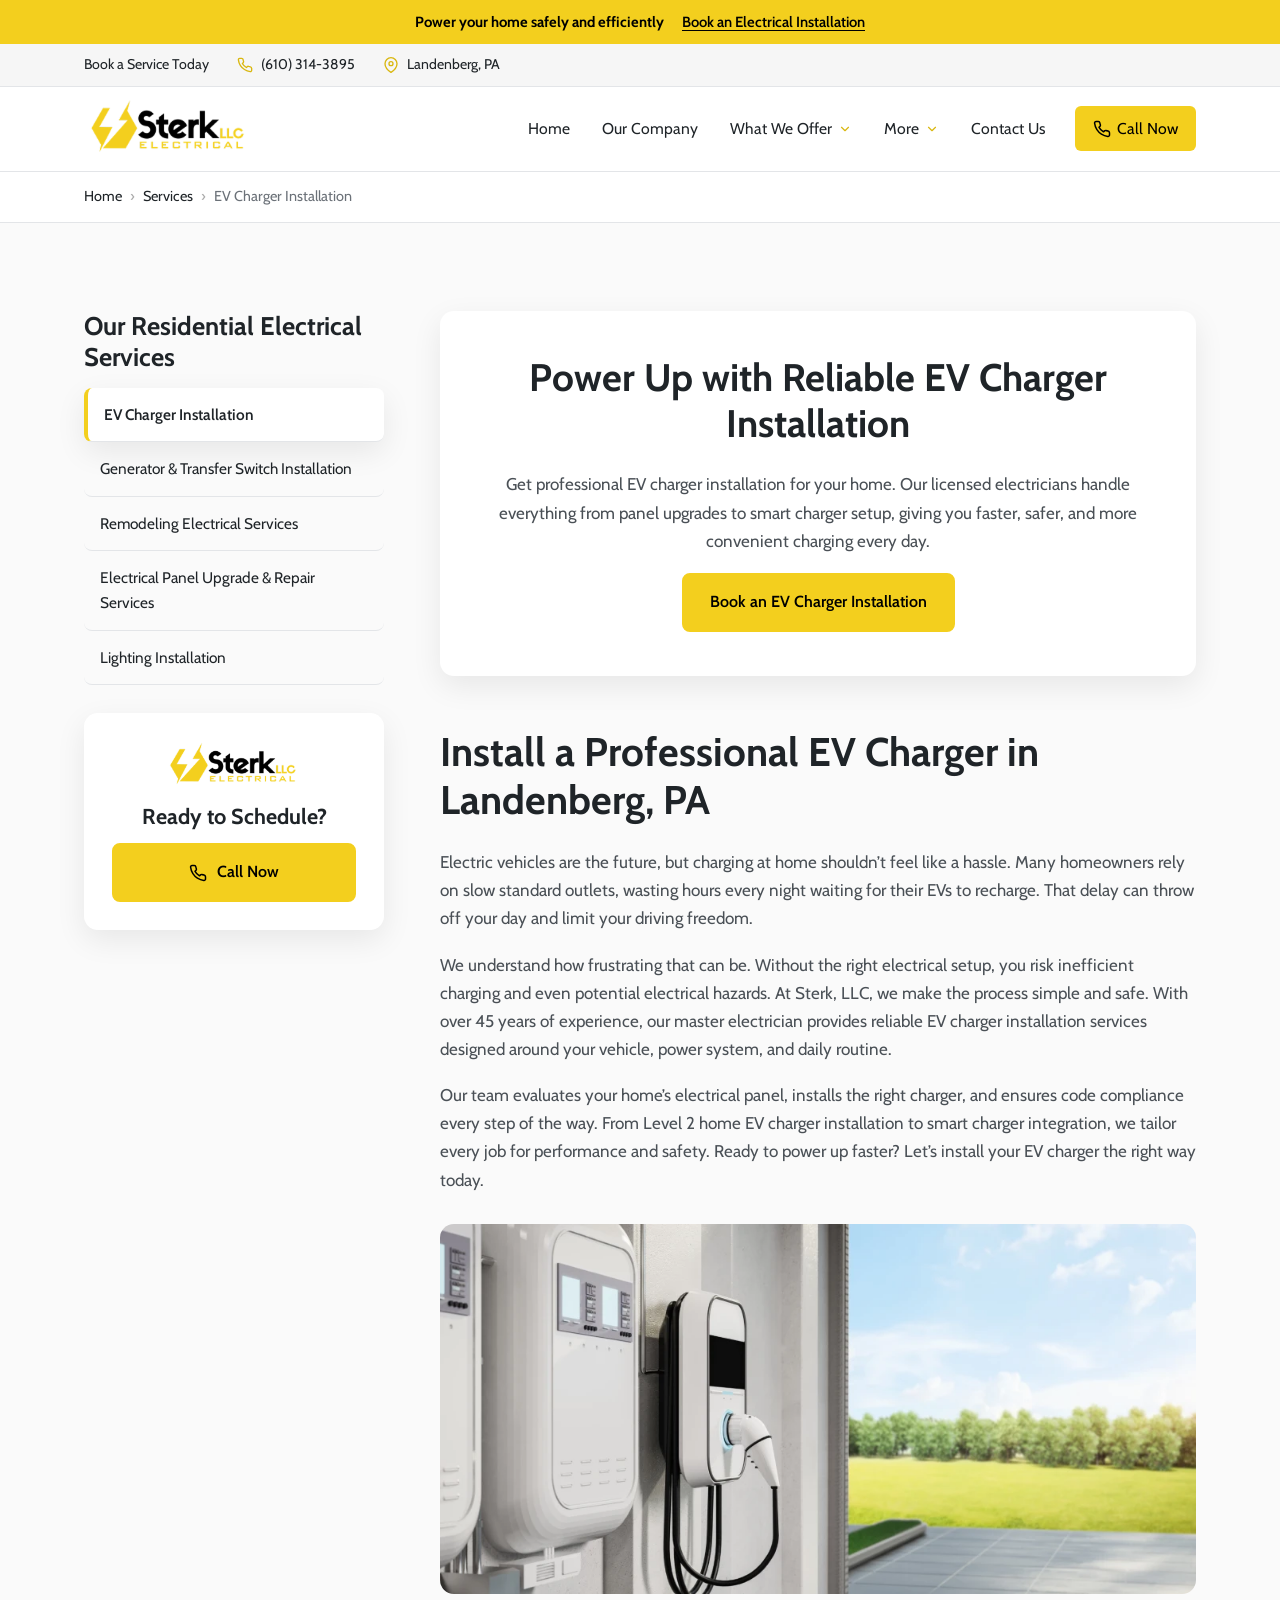
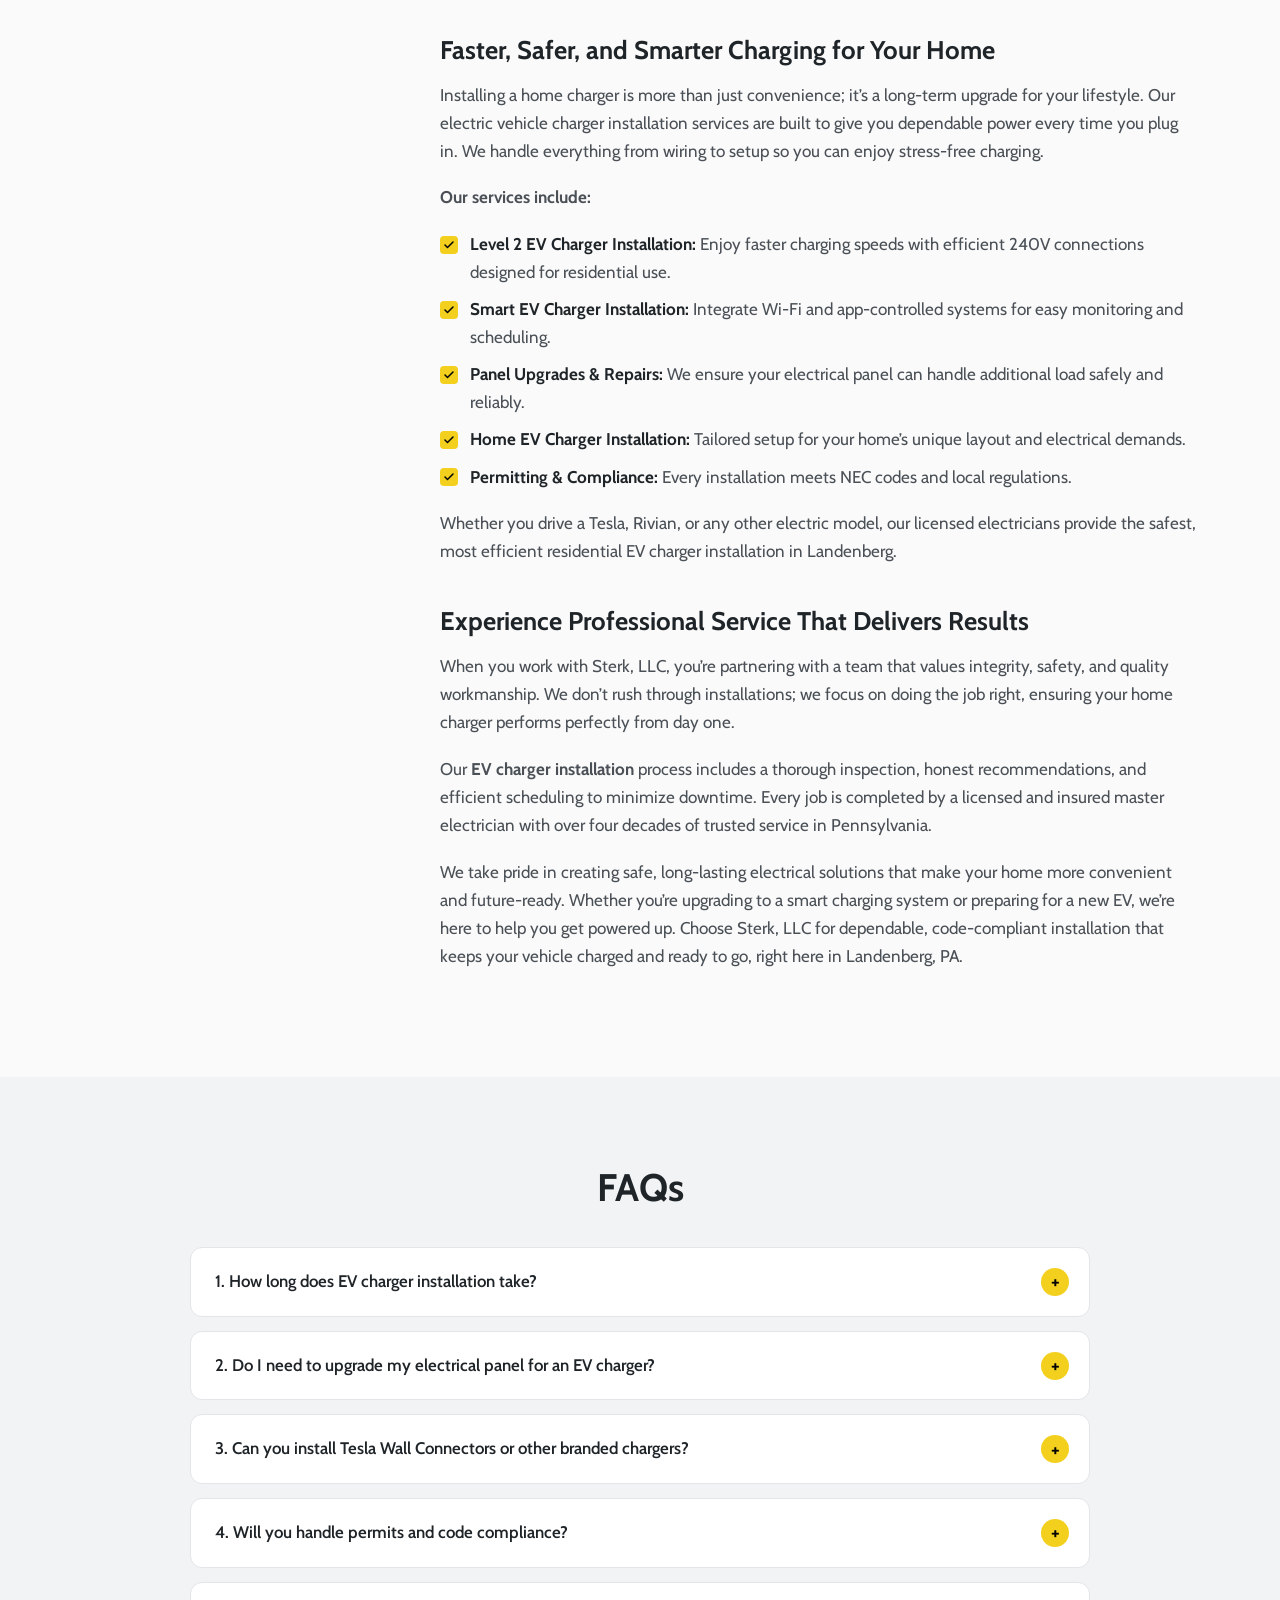
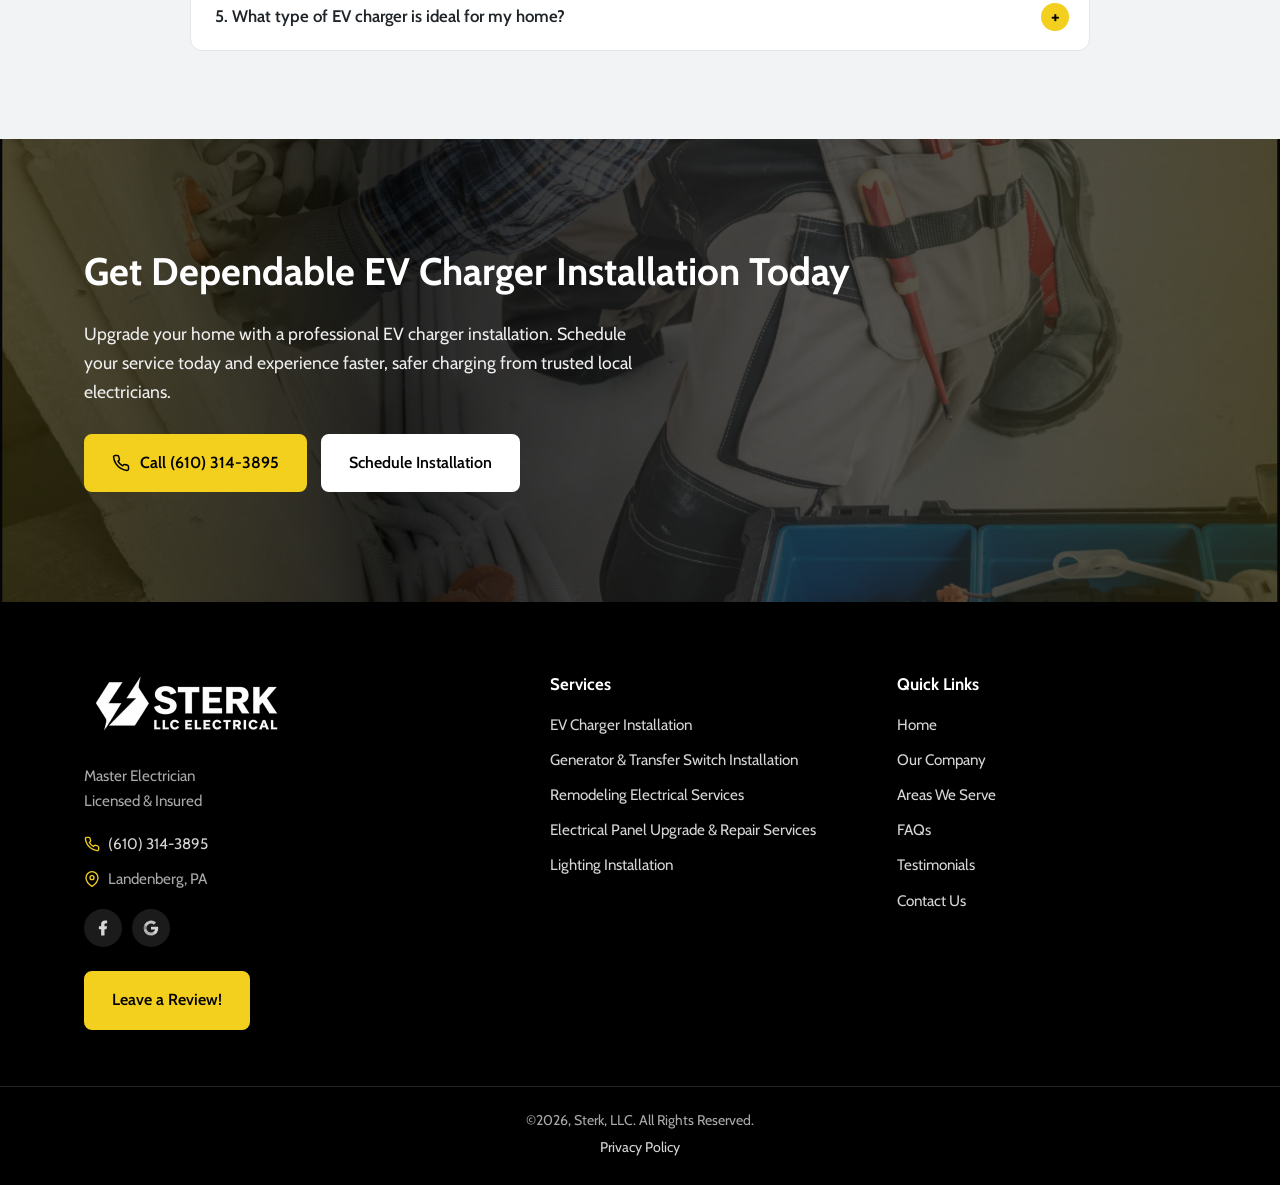
<file: services/ev-charger-installation/index.html>
<!doctype html>
<html lang="en-US">
<head>
<meta charset="utf-8">
<meta name="viewport" content="width=device-width, initial-scale=1">
<title>EV Charger Installation Landenberg, PA | Sterk, LLC</title>
<meta name="description" content="Install a safe, efficient EV charger in Landenberg, PA. Call our team now at (610) 314-3895 for licensed, reliable electrical service today.">
<link rel="canonical" href="https://www.sterkelectric.com/services/ev-charger-installation/">
<meta property="og:type" content="website">
<meta property="og:site_name" content="Sterk, LLC">
<meta property="og:title" content="EV Charger Installation Landenberg, PA | Sterk, LLC">
<meta property="og:description" content="Install a safe, efficient EV charger in Landenberg, PA. Call our team now at (610) 314-3895 for licensed, reliable electrical service today.">
<meta property="og:url" content="https://www.sterkelectric.com/services/ev-charger-installation/">
<meta property="og:image" content="https://www.sterkelectric.com/assets/img/Sterk-LLC-SEO-image-basics.webp">
<link rel="icon" href="/assets/img/favicon-32x32.png" sizes="32x32">
<link rel="icon" href="/assets/img/favicon-192x192.png" sizes="192x192">
<link rel="apple-touch-icon" href="/assets/img/favicon-180x180.png">
<link rel="preconnect" href="https://fonts.googleapis.com">
<link rel="preconnect" href="https://fonts.gstatic.com" crossorigin>
<link href="https://fonts.googleapis.com/css2?family=Cabin:wght@400;500;600;700&display=swap" rel="stylesheet">
<link rel="stylesheet" href="/assets/css/style.css">

<!-- Google Tag Manager -->
<script>(function(w,d,s,l,i){w[l]=w[l]||[];w[l].push({'gtm.start':new Date().getTime(),event:'gtm.js'});var f=d.getElementsByTagName(s)[0],j=d.createElement(s),dl=l!='dataLayer'?'&l='+l:'';j.async=true;j.src='https://www.googletagmanager.com/gtm.js?id='+i+dl;f.parentNode.insertBefore(j,f);})(window,document,'script','dataLayer','GTM-58M3RPRC');</script>
<!-- Google Analytics -->
<script async src="https://www.googletagmanager.com/gtag/js?id=G-LF704M7Q73"></script>
<script>window.dataLayer=window.dataLayer||[];function gtag(){dataLayer.push(arguments);}gtag('js',new Date());gtag('config','G-LF704M7Q73');</script>
</head>
<body>
<noscript><iframe src="https://www.googletagmanager.com/ns.html?id=GTM-58M3RPRC" height="0" width="0" style="display:none;visibility:hidden"></iframe></noscript>
<a class="skip" href="#main">Skip to content</a>
<div class="promo"><div class="shell"><strong>Power your home safely and efficiently</strong><a href="tel:6103143895">Book an Electrical Installation</a></div></div>
<div class="topbar"><div class="shell"><span>Book a Service Today</span><a class="ico" href="tel:6103143895"><svg viewBox="0 0 24 24" fill="none" stroke="currentColor" stroke-width="2" stroke-linecap="round" stroke-linejoin="round" aria-hidden="true"><path d="M22 16.9v3a2 2 0 0 1-2.2 2 19.8 19.8 0 0 1-8.6-3.1 19.5 19.5 0 0 1-6-6A19.8 19.8 0 0 1 2.1 4.2 2 2 0 0 1 4.1 2h3a2 2 0 0 1 2 1.7c.1.9.4 1.8.7 2.7a2 2 0 0 1-.5 2.1L8 9.8a16 16 0 0 0 6 6l1.3-1.3a2 2 0 0 1 2.1-.4c.9.3 1.8.6 2.7.7a2 2 0 0 1 1.7 2z"/></svg> (610) 314-3895</a><span class="ico"><svg viewBox="0 0 24 24" fill="none" stroke="currentColor" stroke-width="2" stroke-linecap="round" stroke-linejoin="round" aria-hidden="true"><path d="M21 10c0 7-9 13-9 13S3 17 3 10a9 9 0 0 1 18 0z"/><circle cx="12" cy="10" r="3"/></svg> Landenberg, PA</span></div></div>
<header class="site-header"><div class="shell">
<a class="logo" href="/" aria-label="Sterk, LLC home"><img src="/assets/img/Sterk-LLC-logo.png" alt="Sterk LLC logo" width="232" height="82"></a>
<nav class="nav" id="nav" aria-label="Main">
<ul>
<li><a href="/">Home</a></li>
<li><a href="/about/">Our Company</a></li>
<li class="has-dd"><button class="dd-toggle" aria-expanded="false">What We Offer <svg viewBox="0 0 24 24" fill="none" stroke="currentColor" stroke-width="2" stroke-linecap="round" stroke-linejoin="round" aria-hidden="true"><polyline points="6 9 12 15 18 9"/></svg></button><ul class="dropdown"><li><a href="/services/">All Services</a></li><li><a href="/services/ev-charger-installation/" aria-current="page">EV Charger Installation</a></li><li><a href="/services/generator-installation/">Generator &amp; Transfer Switch Installation</a></li><li><a href="/services/electrical-remodeling-services/">Remodeling Electrical Services</a></li><li><a href="/services/electrical-panel-upgrade/">Electrical Panel Upgrade &amp; Repair Services</a></li><li><a href="/services/lighting-installation/">Lighting Installation</a></li></ul></li>
<li class="has-dd"><button class="dd-toggle" aria-expanded="false">More <svg viewBox="0 0 24 24" fill="none" stroke="currentColor" stroke-width="2" stroke-linecap="round" stroke-linejoin="round" aria-hidden="true"><polyline points="6 9 12 15 18 9"/></svg></button><ul class="dropdown"><li><a href="/areas-we-serve/">Areas We Serve</a></li><li><a href="/faqs/">FAQs</a></li><li><a href="/testimonials/">Testimonials</a></li></ul></li>
<li><a href="/contact/">Contact Us</a></li>
</ul>
<a class="btn btn--sm" href="tel:6103143895"><svg viewBox="0 0 24 24" fill="none" stroke="currentColor" stroke-width="2" stroke-linecap="round" stroke-linejoin="round" aria-hidden="true"><path d="M22 16.9v3a2 2 0 0 1-2.2 2 19.8 19.8 0 0 1-8.6-3.1 19.5 19.5 0 0 1-6-6A19.8 19.8 0 0 1 2.1 4.2 2 2 0 0 1 4.1 2h3a2 2 0 0 1 2 1.7c.1.9.4 1.8.7 2.7a2 2 0 0 1-.5 2.1L8 9.8a16 16 0 0 0 6 6l1.3-1.3a2 2 0 0 1 2.1-.4c.9.3 1.8.6 2.7.7a2 2 0 0 1 1.7 2z"/></svg> Call Now</a>
</nav>
<button class="menu-toggle" aria-label="Open menu" aria-controls="nav" aria-expanded="false"><svg viewBox="0 0 24 24" fill="none" stroke="currentColor" stroke-width="2" stroke-linecap="round" stroke-linejoin="round" aria-hidden="true"><line x1="3" y1="6" x2="21" y2="6"/><line x1="3" y1="12" x2="21" y2="12"/><line x1="3" y1="18" x2="21" y2="18"/></svg></button>
</div></header>
<main id="main">
<nav class="crumbs" aria-label="Breadcrumb"><div class="shell"><ol><li><a href="/">Home</a></li><li><a href="/services/">Services</a></li><li aria-current="page">EV Charger Installation</li></ol></div></nav>
<section class="section"><div class="shell"><div class="svc">
<aside class="svc-side">
<div><h2>Our Residential Electrical Services</h2><ul class="svc-nav"><li><a href="/services/ev-charger-installation/" aria-current="page">EV Charger Installation</a></li><li><a href="/services/generator-installation/">Generator &amp; Transfer Switch Installation</a></li><li><a href="/services/electrical-remodeling-services/">Remodeling Electrical Services</a></li><li><a href="/services/electrical-panel-upgrade/">Electrical Panel Upgrade &amp; Repair Services</a></li><li><a href="/services/lighting-installation/">Lighting Installation</a></li></ul></div>
<div class="svc-cta"><img src="/assets/img/Sterk-LLC-logo.png" alt="" width="232" height="82"><h3>Ready to Schedule?</h3><a class="btn" href="tel:6103143895"><svg viewBox="0 0 24 24" fill="none" stroke="currentColor" stroke-width="2" stroke-linecap="round" stroke-linejoin="round" aria-hidden="true"><path d="M22 16.9v3a2 2 0 0 1-2.2 2 19.8 19.8 0 0 1-8.6-3.1 19.5 19.5 0 0 1-6-6A19.8 19.8 0 0 1 2.1 4.2 2 2 0 0 1 4.1 2h3a2 2 0 0 1 2 1.7c.1.9.4 1.8.7 2.7a2 2 0 0 1-.5 2.1L8 9.8a16 16 0 0 0 6 6l1.3-1.3a2 2 0 0 1 2.1-.4c.9.3 1.8.6 2.7.7a2 2 0 0 1 1.7 2z"/></svg> Call Now</a></div>
</aside>
<div>
<div class="svc-intro"><h2>Power Up with Reliable EV Charger Installation</h2><p>Get professional EV charger installation for your home. Our licensed electricians handle everything from panel upgrades to smart charger setup, giving you faster, safer, and more convenient charging every day.</p><div class="btns"><a class="btn" href="/contact/">Book an EV Charger Installation</a></div></div>
<div class="prose"><h1>Install a Professional EV Charger in Landenberg, PA</h1><p>Electric vehicles are the future, but charging at home shouldn’t feel like a hassle. Many homeowners rely on slow standard outlets, wasting hours every night waiting for their EVs to recharge. That delay can throw off your day and limit your driving freedom.</p><p>We understand how frustrating that can be. Without the right electrical setup, you risk inefficient charging and even potential electrical hazards. At Sterk, LLC, we make the process simple and safe. With over 45 years of experience, our master electrician provides reliable EV charger installation services designed around your vehicle, power system, and daily routine.</p><p>Our team evaluates your home’s electrical panel, installs the right charger, and ensures code compliance every step of the way. From Level 2 home EV charger installation to smart charger integration, we tailor every job for performance and safety. Ready to power up faster? Let’s install your EV charger the right way today.</p><img src="/assets/img/EV-Charger-Installation.webp" alt="EV Charger Installation" width="950" height="465" loading="lazy" decoding="async"><h3>Faster, Safer, and Smarter Charging for Your Home</h3><p>Installing a home charger is more than just convenience; it’s a long-term upgrade for your lifestyle. Our electric vehicle charger installation services are built to give you dependable power every time you plug in. We handle everything from wiring to setup so you can enjoy stress-free charging.</p><p><strong>Our services include:</strong></p><ul class="checks"><li><strong>Level 2 EV Charger Installation:</strong> Enjoy faster charging speeds with efficient 240V connections designed for residential use.</li>
<li><strong>Smart EV Charger Installation:</strong> Integrate Wi-Fi and app-controlled systems for easy monitoring and scheduling.</li>
<li><strong>Panel Upgrades &amp; Repairs:</strong> We ensure your electrical panel can handle additional load safely and reliably.</li>
<li><strong>Home EV Charger Installation:</strong> Tailored setup for your home’s unique layout and electrical demands.</li>
<li><strong>Permitting &amp; Compliance:</strong> Every installation meets NEC codes and local regulations.</li></ul><p>Whether you drive a Tesla, Rivian, or any other electric model, our licensed electricians provide the safest, most efficient residential EV charger installation in Landenberg.</p><h3>Experience Professional Service That Delivers Results</h3><p>When you work with Sterk, LLC, you’re partnering with a team that values integrity, safety, and quality workmanship. We don’t rush through installations; we focus on doing the job right, ensuring your home charger performs perfectly from day one.</p><p>Our <strong>EV charger installation</strong> process includes a thorough inspection, honest recommendations, and efficient scheduling to minimize downtime. Every job is completed by a licensed and insured master electrician with over four decades of trusted service in Pennsylvania.</p><p>We take pride in creating safe, long-lasting electrical solutions that make your home more convenient and future-ready. Whether you’re upgrading to a smart charging system or preparing for a new EV, we’re here to help you get powered up. Choose Sterk, LLC for dependable, code-compliant installation that keeps your vehicle charged and ready to go, right here in Landenberg, PA.</p></div>
</div>
</div></div></section>
<section class="section section--alt"><div class="shell"><h2 class="center">FAQs</h2><div class="faq"><details><summary>1. How long does EV charger installation take?</summary><div><p>Most residential installations take 2–4 hours, depending on your electrical panel and charger type. We complete all required testing and inspections the same day for your convenience.</p></div></details><details><summary>2. Do I need to upgrade my electrical panel for an EV charger?</summary><div><p>In some cases, yes. If your current system can’t support a 240V connection, we’ll recommend a safe panel upgrade to handle the added power load effectively.</p></div></details><details><summary>3. Can you install Tesla Wall Connectors or other branded chargers?</summary><div><p>Absolutely. We install Tesla, Rivian, BMW, Toyota, and other manufacturer-approved chargers, ensuring compatibility and proper setup for your vehicle.</p></div></details><details><summary>4. Will you handle permits and code compliance?</summary><div><p>Yes. We manage all permits and ensure your charger meets NEC codes and local regulations for safe, approved installation.</p></div></details><details><summary>5. What type of EV charger is ideal for my home?</summary><div><p>Most homeowners benefit from a Level 2 charger for faster charging and reliability. We’ll help you choose the right brand and setup for your home’s electrical system.</p></div></details></div></div></section>
<section class="cta" style="background-image:url('/assets/img/Trusted-Electrical-Work-Hero.webp')"><div class="shell">
<h2>Get Dependable EV Charger Installation Today</h2><p>Upgrade your home with a professional EV charger installation. Schedule your service today and experience faster, safer charging from trusted local electricians.</p><div class="btns"><a class="btn" href="tel:6103143895"><svg viewBox="0 0 24 24" fill="none" stroke="currentColor" stroke-width="2" stroke-linecap="round" stroke-linejoin="round" aria-hidden="true"><path d="M22 16.9v3a2 2 0 0 1-2.2 2 19.8 19.8 0 0 1-8.6-3.1 19.5 19.5 0 0 1-6-6A19.8 19.8 0 0 1 2.1 4.2 2 2 0 0 1 4.1 2h3a2 2 0 0 1 2 1.7c.1.9.4 1.8.7 2.7a2 2 0 0 1-.5 2.1L8 9.8a16 16 0 0 0 6 6l1.3-1.3a2 2 0 0 1 2.1-.4c.9.3 1.8.6 2.7.7a2 2 0 0 1 1.7 2z"/></svg> Call (610) 314-3895</a><a class="btn btn--white" href="/contact/">Schedule Installation</a></div>
</div></section>
</main>
<footer class="footer"><div class="shell">
<div class="footer__grid">
<div>
<a href="/"><img class="footer__logo" src="/assets/img/white-version-logo.png" alt="Sterk LLC Electrical" width="410" height="134" loading="lazy"></a>
<p>Master Electrician<br>Licensed &amp; Insured</p>
<div class="contact"><a class="ico" href="tel:6103143895"><svg viewBox="0 0 24 24" fill="none" stroke="currentColor" stroke-width="2" stroke-linecap="round" stroke-linejoin="round" aria-hidden="true"><path d="M22 16.9v3a2 2 0 0 1-2.2 2 19.8 19.8 0 0 1-8.6-3.1 19.5 19.5 0 0 1-6-6A19.8 19.8 0 0 1 2.1 4.2 2 2 0 0 1 4.1 2h3a2 2 0 0 1 2 1.7c.1.9.4 1.8.7 2.7a2 2 0 0 1-.5 2.1L8 9.8a16 16 0 0 0 6 6l1.3-1.3a2 2 0 0 1 2.1-.4c.9.3 1.8.6 2.7.7a2 2 0 0 1 1.7 2z"/></svg> (610) 314-3895</a><span class="ico"><svg viewBox="0 0 24 24" fill="none" stroke="currentColor" stroke-width="2" stroke-linecap="round" stroke-linejoin="round" aria-hidden="true"><path d="M21 10c0 7-9 13-9 13S3 17 3 10a9 9 0 0 1 18 0z"/><circle cx="12" cy="10" r="3"/></svg> Landenberg, PA</span></div>
<div class="socials"><a href="https://www.facebook.com/sterkllc/" aria-label="Facebook" target="_blank" rel="noopener"><svg viewBox="0 0 24 24" fill="currentColor" aria-hidden="true"><path d="M14 13.5h2.5l1-4H14v-2c0-1 0-2 2-2h1.5V2.1C17.2 2.1 15.9 2 14.5 2 11.6 2 9.5 3.7 9.5 7v2.5h-3v4h3V22h4.5z"/></svg></a><a href="https://www.google.com/maps/place/Sterk,+LLC.+Electricial/data=!4m2!3m1!1s0x0:0x9df92b370159077b?sa=X&amp;ved=1t:2428&amp;ictx=111" aria-label="Google Maps" target="_blank" rel="noopener"><svg viewBox="0 0 24 24" fill="currentColor" aria-hidden="true"><path d="M21.6 12.2c0-.7-.1-1.4-.2-2H12v3.8h5.4a4.6 4.6 0 0 1-2 3v2.5h3.2c1.9-1.7 3-4.3 3-7.3z"/><path d="M12 22c2.7 0 5-.9 6.6-2.4l-3.2-2.5c-.9.6-2 1-3.4 1-2.6 0-4.8-1.8-5.6-4.1H3.1v2.6A10 10 0 0 0 12 22z" opacity=".8"/><path d="M6.4 14a6 6 0 0 1 0-3.9V7.5H3.1a10 10 0 0 0 0 9z" opacity=".6"/><path d="M12 6c1.5 0 2.8.5 3.8 1.5l2.9-2.9A10 10 0 0 0 3.1 7.5l3.3 2.6C7.2 7.8 9.4 6 12 6z" opacity=".9"/></svg></a></div>
<a class="btn" href="https://search.google.com/local/writereview?placeid=ChIJO1J0JGmrx4kRewdZATcr-Z0" target="_blank" rel="noopener">Leave a Review!</a>
</div>
<div><h4>Services</h4><ul><li><a href="/services/ev-charger-installation/">EV Charger Installation</a></li><li><a href="/services/generator-installation/">Generator &amp; Transfer Switch Installation</a></li><li><a href="/services/electrical-remodeling-services/">Remodeling Electrical Services</a></li><li><a href="/services/electrical-panel-upgrade/">Electrical Panel Upgrade &amp; Repair Services</a></li><li><a href="/services/lighting-installation/">Lighting Installation</a></li></ul></div>
<div><h4>Quick Links</h4><ul><li><a href="/">Home</a></li><li><a href="/about/">Our Company</a></li><li><a href="/areas-we-serve/">Areas We Serve</a></li><li><a href="/faqs/">FAQs</a></li><li><a href="/testimonials/">Testimonials</a></li><li><a href="/contact/">Contact Us</a></li></ul></div>
</div></div>
<div class="footer__bar"><div class="shell"><p>&copy;<span id="year">2026</span>, Sterk, LLC. All Rights Reserved.</p><p><a href="/privacy-policy/">Privacy Policy</a></p></div></div>
</footer>
<a class="callbar" href="tel:6103143895"><svg viewBox="0 0 24 24" fill="none" stroke="currentColor" stroke-width="2" stroke-linecap="round" stroke-linejoin="round" aria-hidden="true"><path d="M22 16.9v3a2 2 0 0 1-2.2 2 19.8 19.8 0 0 1-8.6-3.1 19.5 19.5 0 0 1-6-6A19.8 19.8 0 0 1 2.1 4.2 2 2 0 0 1 4.1 2h3a2 2 0 0 1 2 1.7c.1.9.4 1.8.7 2.7a2 2 0 0 1-.5 2.1L8 9.8a16 16 0 0 0 6 6l1.3-1.3a2 2 0 0 1 2.1-.4c.9.3 1.8.6 2.7.7a2 2 0 0 1 1.7 2z"/></svg> Call (610) 314-3895</a>
<script src="/assets/js/main.js" defer></script>
</body>
</html>
</file>
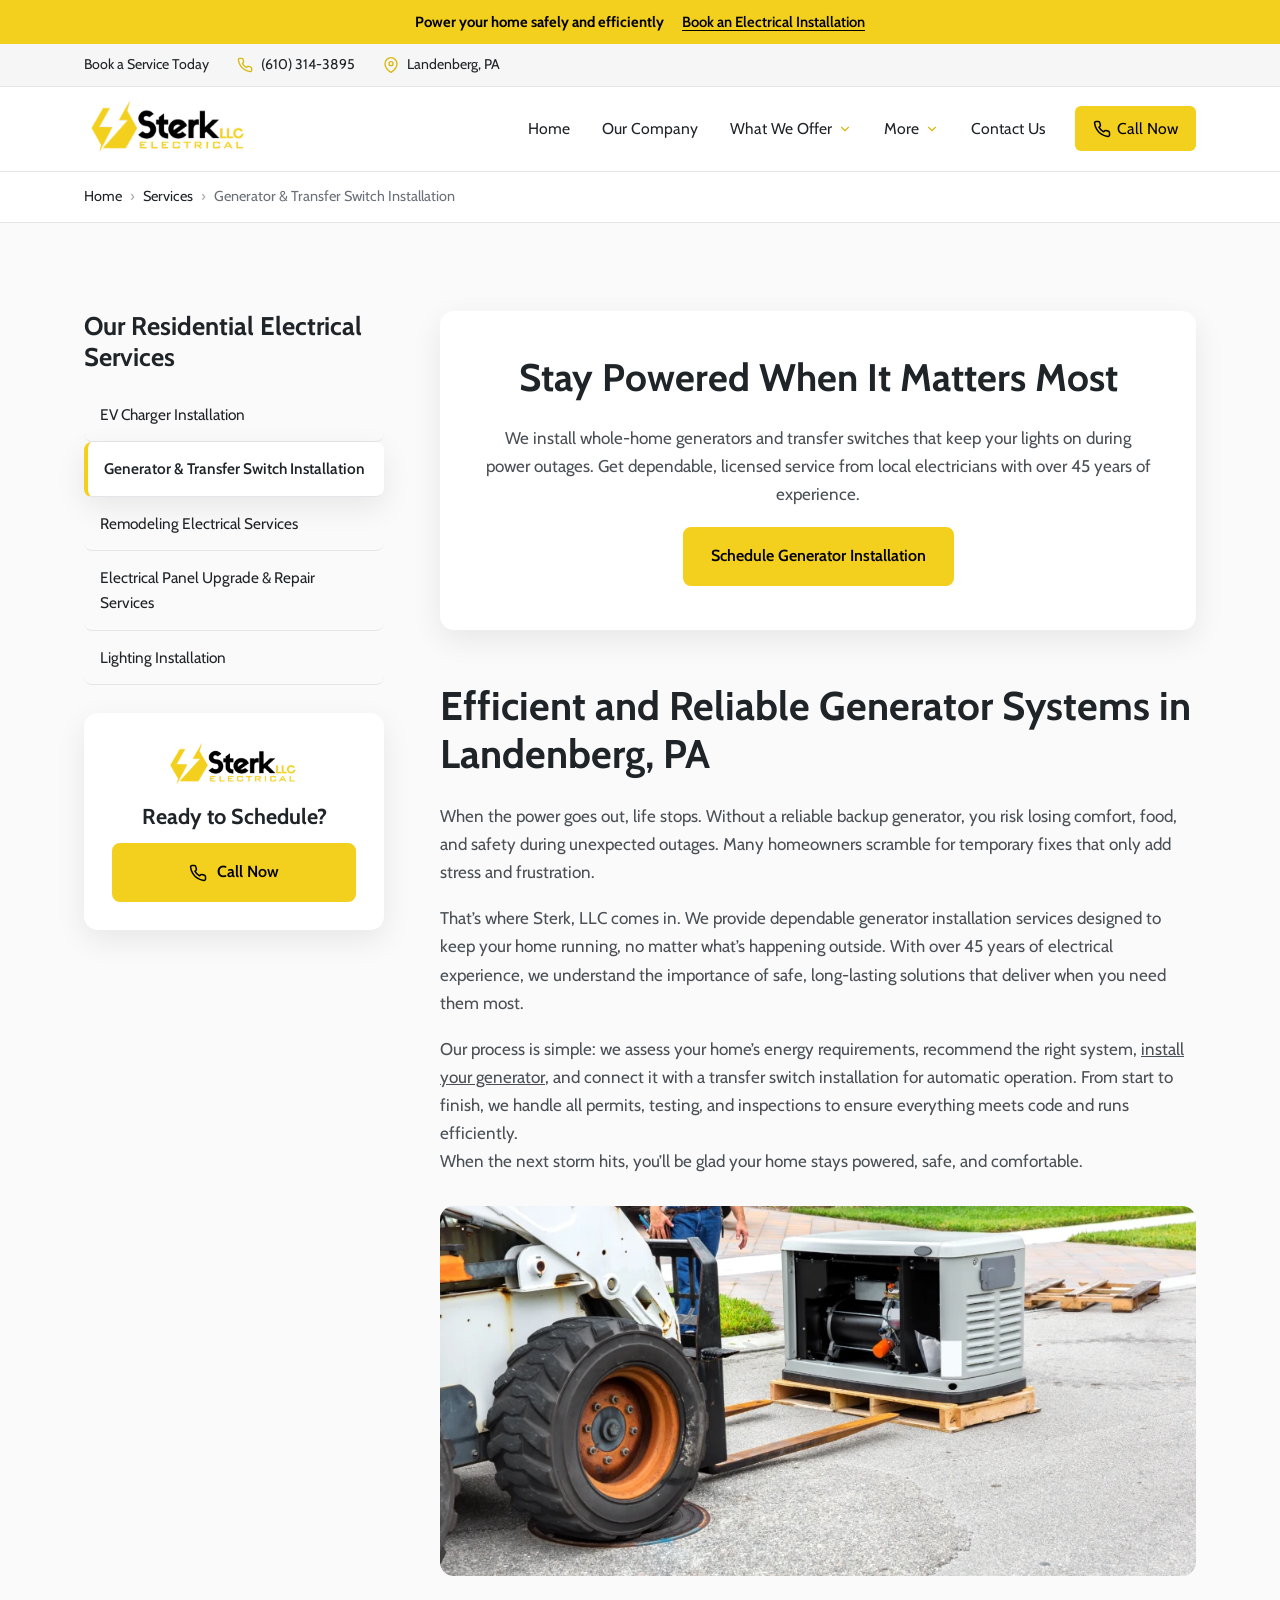
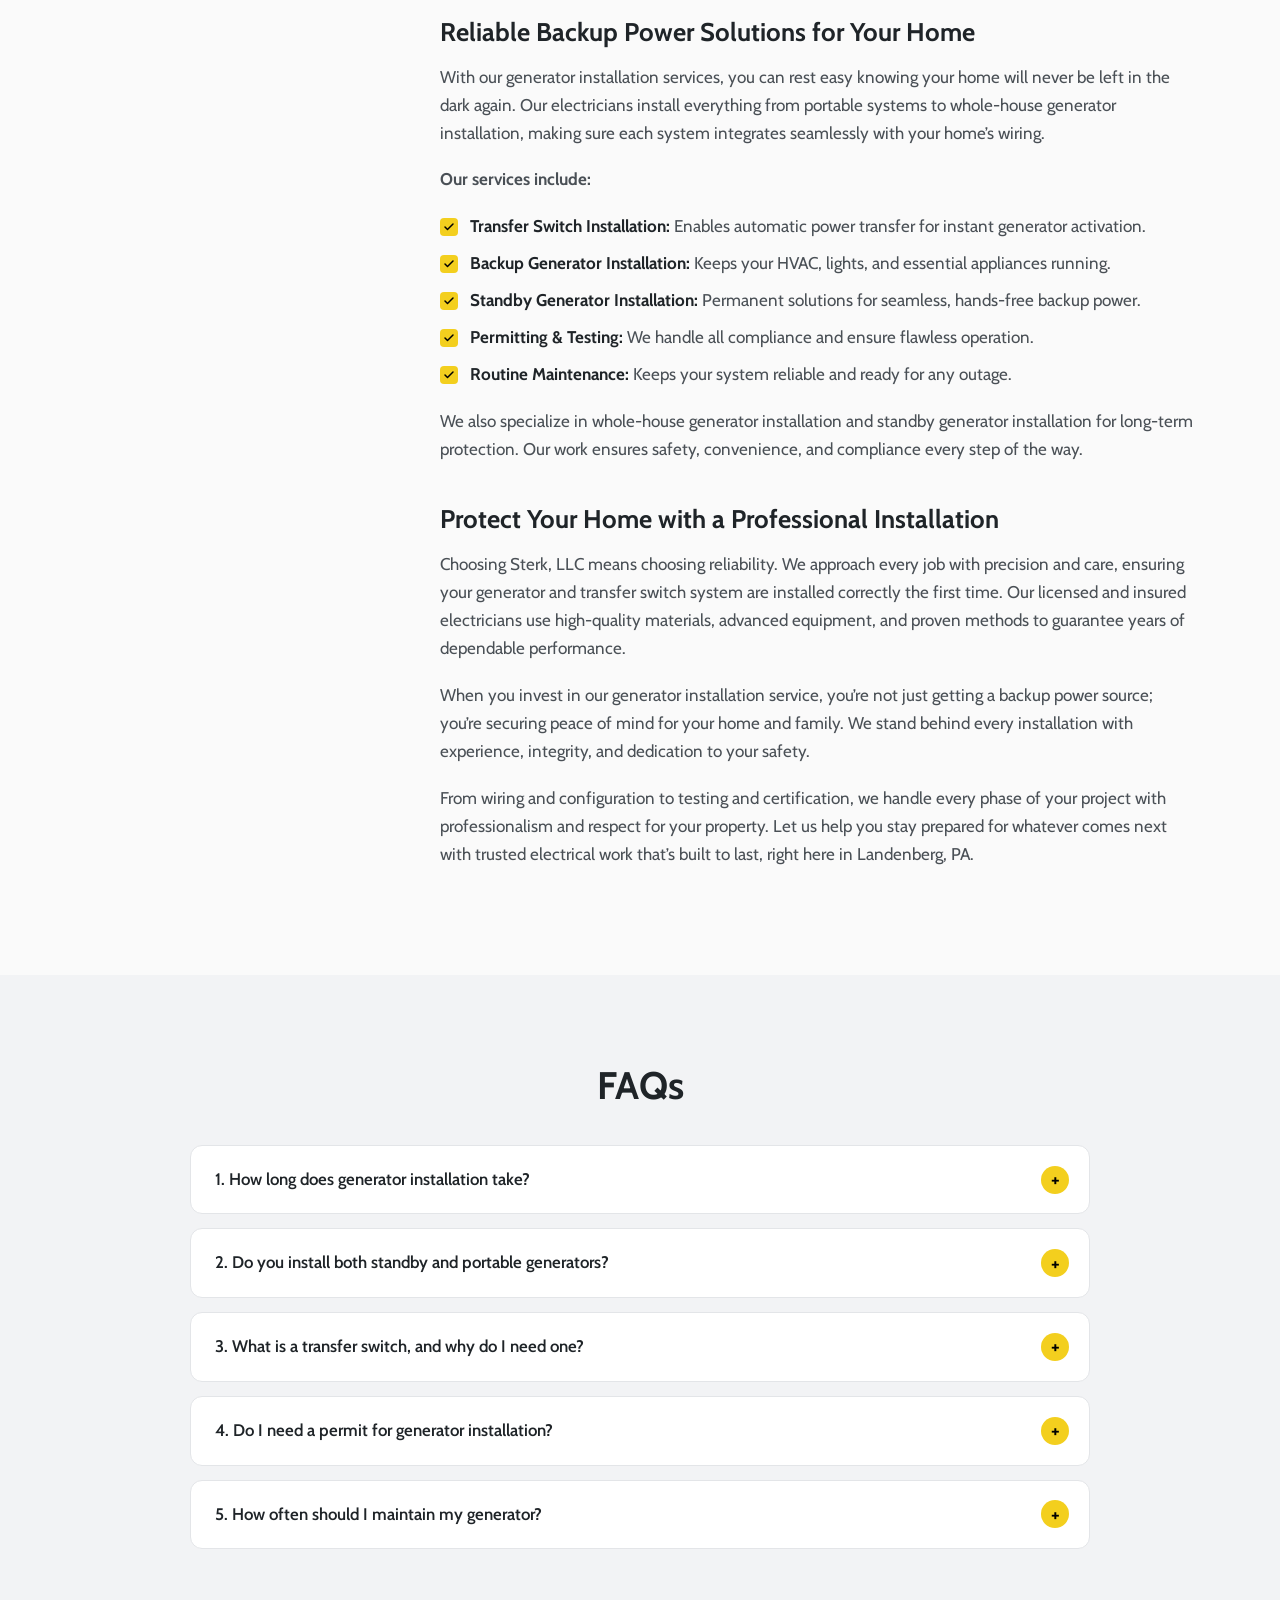
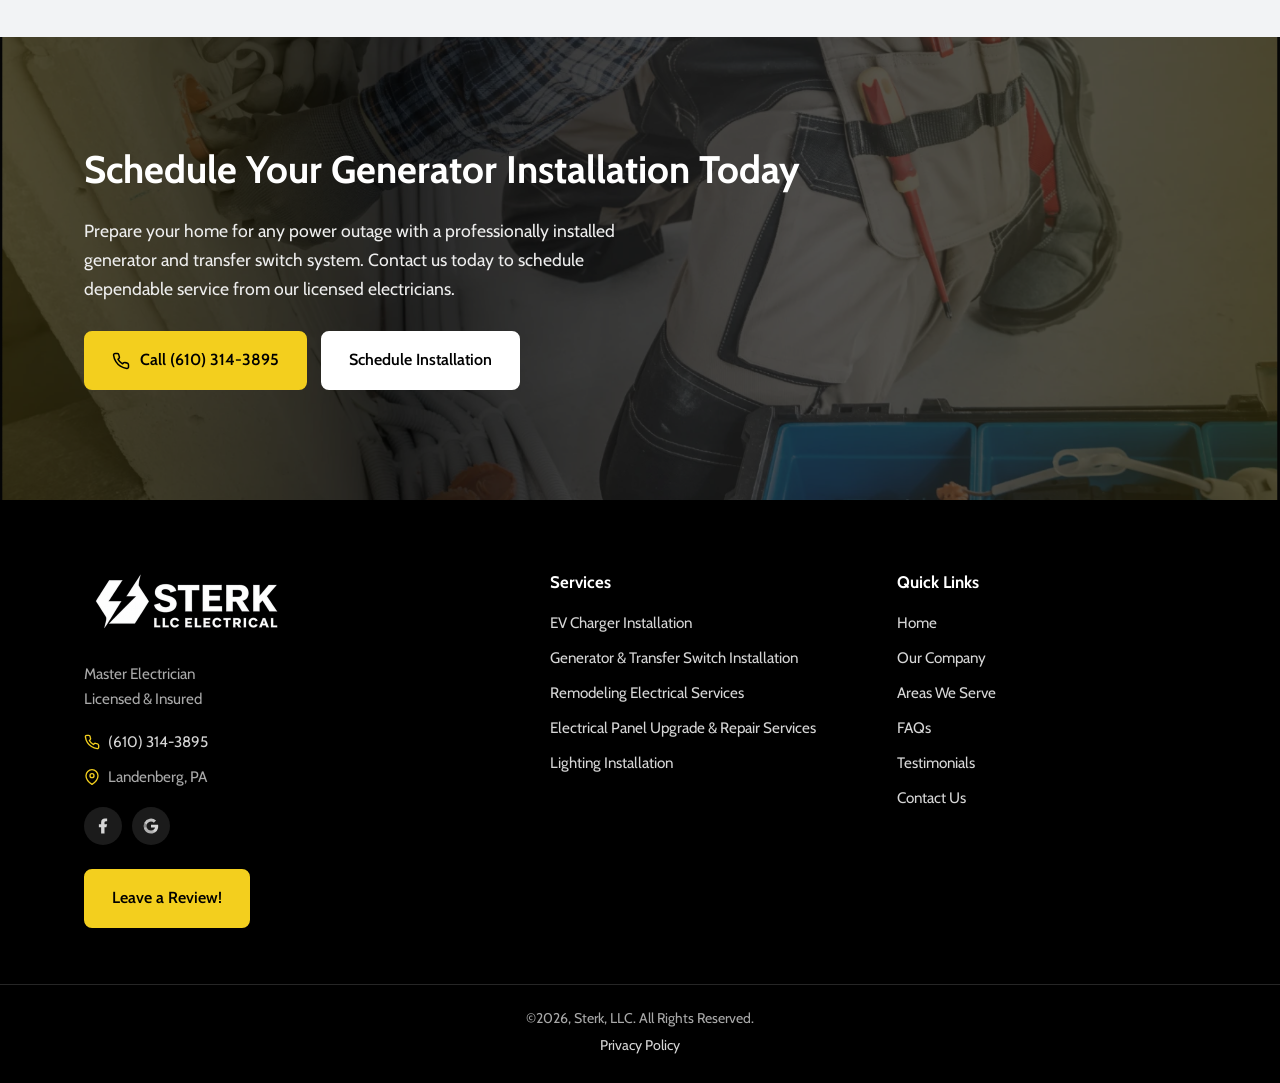
<file: services/generator-installation/index.html>
<!doctype html>
<html lang="en-US">
<head>
<meta charset="utf-8">
<meta name="viewport" content="width=device-width, initial-scale=1">
<title>Generator Installation Landenberg, PA | Sterk, LLC</title>
<meta name="description" content="Install reliable generator systems in Landenberg, PA. Call our team now at (610) 314-3895 for trusted generator and transfer switch installation.">
<link rel="canonical" href="https://www.sterkelectric.com/services/generator-installation/">
<meta property="og:type" content="website">
<meta property="og:site_name" content="Sterk, LLC">
<meta property="og:title" content="Generator Installation Landenberg, PA | Sterk, LLC">
<meta property="og:description" content="Install reliable generator systems in Landenberg, PA. Call our team now at (610) 314-3895 for trusted generator and transfer switch installation.">
<meta property="og:url" content="https://www.sterkelectric.com/services/generator-installation/">
<meta property="og:image" content="https://www.sterkelectric.com/assets/img/Sterk-LLC-SEO-image-basics.webp">
<link rel="icon" href="/assets/img/favicon-32x32.png" sizes="32x32">
<link rel="icon" href="/assets/img/favicon-192x192.png" sizes="192x192">
<link rel="apple-touch-icon" href="/assets/img/favicon-180x180.png">
<link rel="preconnect" href="https://fonts.googleapis.com">
<link rel="preconnect" href="https://fonts.gstatic.com" crossorigin>
<link href="https://fonts.googleapis.com/css2?family=Cabin:wght@400;500;600;700&display=swap" rel="stylesheet">
<link rel="stylesheet" href="/assets/css/style.css">

<!-- Google Tag Manager -->
<script>(function(w,d,s,l,i){w[l]=w[l]||[];w[l].push({'gtm.start':new Date().getTime(),event:'gtm.js'});var f=d.getElementsByTagName(s)[0],j=d.createElement(s),dl=l!='dataLayer'?'&l='+l:'';j.async=true;j.src='https://www.googletagmanager.com/gtm.js?id='+i+dl;f.parentNode.insertBefore(j,f);})(window,document,'script','dataLayer','GTM-58M3RPRC');</script>
<!-- Google Analytics -->
<script async src="https://www.googletagmanager.com/gtag/js?id=G-LF704M7Q73"></script>
<script>window.dataLayer=window.dataLayer||[];function gtag(){dataLayer.push(arguments);}gtag('js',new Date());gtag('config','G-LF704M7Q73');</script>
</head>
<body>
<noscript><iframe src="https://www.googletagmanager.com/ns.html?id=GTM-58M3RPRC" height="0" width="0" style="display:none;visibility:hidden"></iframe></noscript>
<a class="skip" href="#main">Skip to content</a>
<div class="promo"><div class="shell"><strong>Power your home safely and efficiently</strong><a href="tel:6103143895">Book an Electrical Installation</a></div></div>
<div class="topbar"><div class="shell"><span>Book a Service Today</span><a class="ico" href="tel:6103143895"><svg viewBox="0 0 24 24" fill="none" stroke="currentColor" stroke-width="2" stroke-linecap="round" stroke-linejoin="round" aria-hidden="true"><path d="M22 16.9v3a2 2 0 0 1-2.2 2 19.8 19.8 0 0 1-8.6-3.1 19.5 19.5 0 0 1-6-6A19.8 19.8 0 0 1 2.1 4.2 2 2 0 0 1 4.1 2h3a2 2 0 0 1 2 1.7c.1.9.4 1.8.7 2.7a2 2 0 0 1-.5 2.1L8 9.8a16 16 0 0 0 6 6l1.3-1.3a2 2 0 0 1 2.1-.4c.9.3 1.8.6 2.7.7a2 2 0 0 1 1.7 2z"/></svg> (610) 314-3895</a><span class="ico"><svg viewBox="0 0 24 24" fill="none" stroke="currentColor" stroke-width="2" stroke-linecap="round" stroke-linejoin="round" aria-hidden="true"><path d="M21 10c0 7-9 13-9 13S3 17 3 10a9 9 0 0 1 18 0z"/><circle cx="12" cy="10" r="3"/></svg> Landenberg, PA</span></div></div>
<header class="site-header"><div class="shell">
<a class="logo" href="/" aria-label="Sterk, LLC home"><img src="/assets/img/Sterk-LLC-logo.png" alt="Sterk LLC logo" width="232" height="82"></a>
<nav class="nav" id="nav" aria-label="Main">
<ul>
<li><a href="/">Home</a></li>
<li><a href="/about/">Our Company</a></li>
<li class="has-dd"><button class="dd-toggle" aria-expanded="false">What We Offer <svg viewBox="0 0 24 24" fill="none" stroke="currentColor" stroke-width="2" stroke-linecap="round" stroke-linejoin="round" aria-hidden="true"><polyline points="6 9 12 15 18 9"/></svg></button><ul class="dropdown"><li><a href="/services/">All Services</a></li><li><a href="/services/ev-charger-installation/">EV Charger Installation</a></li><li><a href="/services/generator-installation/" aria-current="page">Generator &amp; Transfer Switch Installation</a></li><li><a href="/services/electrical-remodeling-services/">Remodeling Electrical Services</a></li><li><a href="/services/electrical-panel-upgrade/">Electrical Panel Upgrade &amp; Repair Services</a></li><li><a href="/services/lighting-installation/">Lighting Installation</a></li></ul></li>
<li class="has-dd"><button class="dd-toggle" aria-expanded="false">More <svg viewBox="0 0 24 24" fill="none" stroke="currentColor" stroke-width="2" stroke-linecap="round" stroke-linejoin="round" aria-hidden="true"><polyline points="6 9 12 15 18 9"/></svg></button><ul class="dropdown"><li><a href="/areas-we-serve/">Areas We Serve</a></li><li><a href="/faqs/">FAQs</a></li><li><a href="/testimonials/">Testimonials</a></li></ul></li>
<li><a href="/contact/">Contact Us</a></li>
</ul>
<a class="btn btn--sm" href="tel:6103143895"><svg viewBox="0 0 24 24" fill="none" stroke="currentColor" stroke-width="2" stroke-linecap="round" stroke-linejoin="round" aria-hidden="true"><path d="M22 16.9v3a2 2 0 0 1-2.2 2 19.8 19.8 0 0 1-8.6-3.1 19.5 19.5 0 0 1-6-6A19.8 19.8 0 0 1 2.1 4.2 2 2 0 0 1 4.1 2h3a2 2 0 0 1 2 1.7c.1.9.4 1.8.7 2.7a2 2 0 0 1-.5 2.1L8 9.8a16 16 0 0 0 6 6l1.3-1.3a2 2 0 0 1 2.1-.4c.9.3 1.8.6 2.7.7a2 2 0 0 1 1.7 2z"/></svg> Call Now</a>
</nav>
<button class="menu-toggle" aria-label="Open menu" aria-controls="nav" aria-expanded="false"><svg viewBox="0 0 24 24" fill="none" stroke="currentColor" stroke-width="2" stroke-linecap="round" stroke-linejoin="round" aria-hidden="true"><line x1="3" y1="6" x2="21" y2="6"/><line x1="3" y1="12" x2="21" y2="12"/><line x1="3" y1="18" x2="21" y2="18"/></svg></button>
</div></header>
<main id="main">
<nav class="crumbs" aria-label="Breadcrumb"><div class="shell"><ol><li><a href="/">Home</a></li><li><a href="/services/">Services</a></li><li aria-current="page">Generator &amp; Transfer Switch Installation</li></ol></div></nav>
<section class="section"><div class="shell"><div class="svc">
<aside class="svc-side">
<div><h2>Our Residential Electrical Services</h2><ul class="svc-nav"><li><a href="/services/ev-charger-installation/">EV Charger Installation</a></li><li><a href="/services/generator-installation/" aria-current="page">Generator &amp; Transfer Switch Installation</a></li><li><a href="/services/electrical-remodeling-services/">Remodeling Electrical Services</a></li><li><a href="/services/electrical-panel-upgrade/">Electrical Panel Upgrade &amp; Repair Services</a></li><li><a href="/services/lighting-installation/">Lighting Installation</a></li></ul></div>
<div class="svc-cta"><img src="/assets/img/Sterk-LLC-logo.png" alt="" width="232" height="82"><h3>Ready to Schedule?</h3><a class="btn" href="tel:6103143895"><svg viewBox="0 0 24 24" fill="none" stroke="currentColor" stroke-width="2" stroke-linecap="round" stroke-linejoin="round" aria-hidden="true"><path d="M22 16.9v3a2 2 0 0 1-2.2 2 19.8 19.8 0 0 1-8.6-3.1 19.5 19.5 0 0 1-6-6A19.8 19.8 0 0 1 2.1 4.2 2 2 0 0 1 4.1 2h3a2 2 0 0 1 2 1.7c.1.9.4 1.8.7 2.7a2 2 0 0 1-.5 2.1L8 9.8a16 16 0 0 0 6 6l1.3-1.3a2 2 0 0 1 2.1-.4c.9.3 1.8.6 2.7.7a2 2 0 0 1 1.7 2z"/></svg> Call Now</a></div>
</aside>
<div>
<div class="svc-intro"><h2>Stay Powered When It Matters Most</h2><p>We install whole-home generators and transfer switches that keep your lights on during power outages. Get dependable, licensed service from local electricians with over 45 years of experience.</p><div class="btns"><a class="btn" href="/contact/">Schedule Generator Installation</a></div></div>
<div class="prose"><h1>Efficient and Reliable Generator Systems in Landenberg, PA</h1><p>When the power goes out, life stops. Without a reliable backup generator, you risk losing comfort, food, and safety during unexpected outages. Many homeowners scramble for temporary fixes that only add stress and frustration.</p><p>That’s where Sterk, LLC comes in. We provide dependable generator installation services designed to keep your home running, no matter what’s happening outside. With over 45 years of electrical experience, we understand the importance of safe, long-lasting solutions that deliver when you need them most.</p><p>Our process is simple: we assess your home’s energy requirements, recommend the right system, <a href="/services/ev-charger-installation/">install your generator</a>, and connect it with a transfer switch installation for automatic operation. From start to finish, we handle all permits, testing, and inspections to ensure everything meets code and runs efficiently.<br>
When the next storm hits, you’ll be glad your home stays powered, safe, and comfortable.</p><img src="/assets/img/Generator-Systems.webp" alt="Generator Systems" width="950" height="465" loading="lazy" decoding="async"><h3>Reliable Backup Power Solutions for Your Home</h3><p>With our generator installation services, you can rest easy knowing your home will never be left in the dark again. Our electricians install everything from portable systems to whole-house generator installation, making sure each system integrates seamlessly with your home’s wiring.</p><p><strong>Our services include:</strong></p><ul class="checks"><li><strong>Transfer Switch Installation:</strong> Enables automatic power transfer for instant generator activation.</li>
<li><strong>Backup Generator Installation:</strong> Keeps your HVAC, lights, and essential appliances running.</li>
<li><strong>Standby Generator Installation:</strong> Permanent solutions for seamless, hands-free backup power.</li>
<li><strong>Permitting &amp; Testing:</strong> We handle all compliance and ensure flawless operation.</li>
<li><strong>Routine Maintenance:</strong> Keeps your system reliable and ready for any outage.</li></ul><p>We also specialize in whole-house generator installation and standby generator installation for long-term protection. Our work ensures safety, convenience, and compliance every step of the way.</p><h3>Protect Your Home with a Professional Installation</h3><p>Choosing Sterk, LLC means choosing reliability. We approach every job with precision and care, ensuring your generator and transfer switch system are installed correctly the first time. Our licensed and insured electricians use high-quality materials, advanced equipment, and proven methods to guarantee years of dependable performance.</p><p>When you invest in our generator installation service, you’re not just getting a backup power source; you’re securing peace of mind for your home and family. We stand behind every installation with experience, integrity, and dedication to your safety.</p><p>From wiring and configuration to testing and certification, we handle every phase of your project with professionalism and respect for your property. Let us help you stay prepared for whatever comes next with trusted electrical work that’s built to last, right here in Landenberg, PA.</p></div>
</div>
</div></div></section>
<section class="section section--alt"><div class="shell"><h2 class="center">FAQs</h2><div class="faq"><details><summary>1. How long does generator installation take?</summary><div><p>Most installations take one to two days, depending on your system type and electrical setup. We handle the entire process efficiently, from preparation to final testing.</p></div></details><details><summary>2. Do you install both standby and portable generators?</summary><div><p>Yes. We offer <strong>standby generator installation</strong> for permanent backup and portable systems for smaller power needs or budget-friendly options.</p></div></details><details><summary>3. What is a transfer switch, and why do I need one?</summary><div><p>A transfer switch automatically connects your generator to your home’s electrical system during outages, providing seamless power without manual input.</p></div></details><details><summary>4. Do I need a permit for generator installation?</summary><div><p>Yes, but you don’t need to worry about it; we manage all permits and inspections to ensure full code compliance and safe operation.</p></div></details><details><summary>5. How often should I maintain my generator?</summary><div><p>We recommend annual maintenance and periodic load testing to ensure your generator runs efficiently and is ready when you need it most.</p></div></details></div></div></section>
<section class="cta" style="background-image:url('/assets/img/Trusted-Electrical-Work-Hero.webp')"><div class="shell">
<h2>Schedule Your Generator Installation Today</h2><p>Prepare your home for any power outage with a professionally installed generator and transfer switch system. Contact us today to schedule dependable service from our licensed electricians.</p><div class="btns"><a class="btn" href="tel:6103143895"><svg viewBox="0 0 24 24" fill="none" stroke="currentColor" stroke-width="2" stroke-linecap="round" stroke-linejoin="round" aria-hidden="true"><path d="M22 16.9v3a2 2 0 0 1-2.2 2 19.8 19.8 0 0 1-8.6-3.1 19.5 19.5 0 0 1-6-6A19.8 19.8 0 0 1 2.1 4.2 2 2 0 0 1 4.1 2h3a2 2 0 0 1 2 1.7c.1.9.4 1.8.7 2.7a2 2 0 0 1-.5 2.1L8 9.8a16 16 0 0 0 6 6l1.3-1.3a2 2 0 0 1 2.1-.4c.9.3 1.8.6 2.7.7a2 2 0 0 1 1.7 2z"/></svg> Call (610) 314-3895</a><a class="btn btn--white" href="/contact/">Schedule Installation</a></div>
</div></section>
</main>
<footer class="footer"><div class="shell">
<div class="footer__grid">
<div>
<a href="/"><img class="footer__logo" src="/assets/img/white-version-logo.png" alt="Sterk LLC Electrical" width="410" height="134" loading="lazy"></a>
<p>Master Electrician<br>Licensed &amp; Insured</p>
<div class="contact"><a class="ico" href="tel:6103143895"><svg viewBox="0 0 24 24" fill="none" stroke="currentColor" stroke-width="2" stroke-linecap="round" stroke-linejoin="round" aria-hidden="true"><path d="M22 16.9v3a2 2 0 0 1-2.2 2 19.8 19.8 0 0 1-8.6-3.1 19.5 19.5 0 0 1-6-6A19.8 19.8 0 0 1 2.1 4.2 2 2 0 0 1 4.1 2h3a2 2 0 0 1 2 1.7c.1.9.4 1.8.7 2.7a2 2 0 0 1-.5 2.1L8 9.8a16 16 0 0 0 6 6l1.3-1.3a2 2 0 0 1 2.1-.4c.9.3 1.8.6 2.7.7a2 2 0 0 1 1.7 2z"/></svg> (610) 314-3895</a><span class="ico"><svg viewBox="0 0 24 24" fill="none" stroke="currentColor" stroke-width="2" stroke-linecap="round" stroke-linejoin="round" aria-hidden="true"><path d="M21 10c0 7-9 13-9 13S3 17 3 10a9 9 0 0 1 18 0z"/><circle cx="12" cy="10" r="3"/></svg> Landenberg, PA</span></div>
<div class="socials"><a href="https://www.facebook.com/sterkllc/" aria-label="Facebook" target="_blank" rel="noopener"><svg viewBox="0 0 24 24" fill="currentColor" aria-hidden="true"><path d="M14 13.5h2.5l1-4H14v-2c0-1 0-2 2-2h1.5V2.1C17.2 2.1 15.9 2 14.5 2 11.6 2 9.5 3.7 9.5 7v2.5h-3v4h3V22h4.5z"/></svg></a><a href="https://www.google.com/maps/place/Sterk,+LLC.+Electricial/data=!4m2!3m1!1s0x0:0x9df92b370159077b?sa=X&amp;ved=1t:2428&amp;ictx=111" aria-label="Google Maps" target="_blank" rel="noopener"><svg viewBox="0 0 24 24" fill="currentColor" aria-hidden="true"><path d="M21.6 12.2c0-.7-.1-1.4-.2-2H12v3.8h5.4a4.6 4.6 0 0 1-2 3v2.5h3.2c1.9-1.7 3-4.3 3-7.3z"/><path d="M12 22c2.7 0 5-.9 6.6-2.4l-3.2-2.5c-.9.6-2 1-3.4 1-2.6 0-4.8-1.8-5.6-4.1H3.1v2.6A10 10 0 0 0 12 22z" opacity=".8"/><path d="M6.4 14a6 6 0 0 1 0-3.9V7.5H3.1a10 10 0 0 0 0 9z" opacity=".6"/><path d="M12 6c1.5 0 2.8.5 3.8 1.5l2.9-2.9A10 10 0 0 0 3.1 7.5l3.3 2.6C7.2 7.8 9.4 6 12 6z" opacity=".9"/></svg></a></div>
<a class="btn" href="https://search.google.com/local/writereview?placeid=ChIJO1J0JGmrx4kRewdZATcr-Z0" target="_blank" rel="noopener">Leave a Review!</a>
</div>
<div><h4>Services</h4><ul><li><a href="/services/ev-charger-installation/">EV Charger Installation</a></li><li><a href="/services/generator-installation/">Generator &amp; Transfer Switch Installation</a></li><li><a href="/services/electrical-remodeling-services/">Remodeling Electrical Services</a></li><li><a href="/services/electrical-panel-upgrade/">Electrical Panel Upgrade &amp; Repair Services</a></li><li><a href="/services/lighting-installation/">Lighting Installation</a></li></ul></div>
<div><h4>Quick Links</h4><ul><li><a href="/">Home</a></li><li><a href="/about/">Our Company</a></li><li><a href="/areas-we-serve/">Areas We Serve</a></li><li><a href="/faqs/">FAQs</a></li><li><a href="/testimonials/">Testimonials</a></li><li><a href="/contact/">Contact Us</a></li></ul></div>
</div></div>
<div class="footer__bar"><div class="shell"><p>&copy;<span id="year">2026</span>, Sterk, LLC. All Rights Reserved.</p><p><a href="/privacy-policy/">Privacy Policy</a></p></div></div>
</footer>
<a class="callbar" href="tel:6103143895"><svg viewBox="0 0 24 24" fill="none" stroke="currentColor" stroke-width="2" stroke-linecap="round" stroke-linejoin="round" aria-hidden="true"><path d="M22 16.9v3a2 2 0 0 1-2.2 2 19.8 19.8 0 0 1-8.6-3.1 19.5 19.5 0 0 1-6-6A19.8 19.8 0 0 1 2.1 4.2 2 2 0 0 1 4.1 2h3a2 2 0 0 1 2 1.7c.1.9.4 1.8.7 2.7a2 2 0 0 1-.5 2.1L8 9.8a16 16 0 0 0 6 6l1.3-1.3a2 2 0 0 1 2.1-.4c.9.3 1.8.6 2.7.7a2 2 0 0 1 1.7 2z"/></svg> Call (610) 314-3895</a>
<script src="/assets/js/main.js" defer></script>
</body>
</html>
</file>
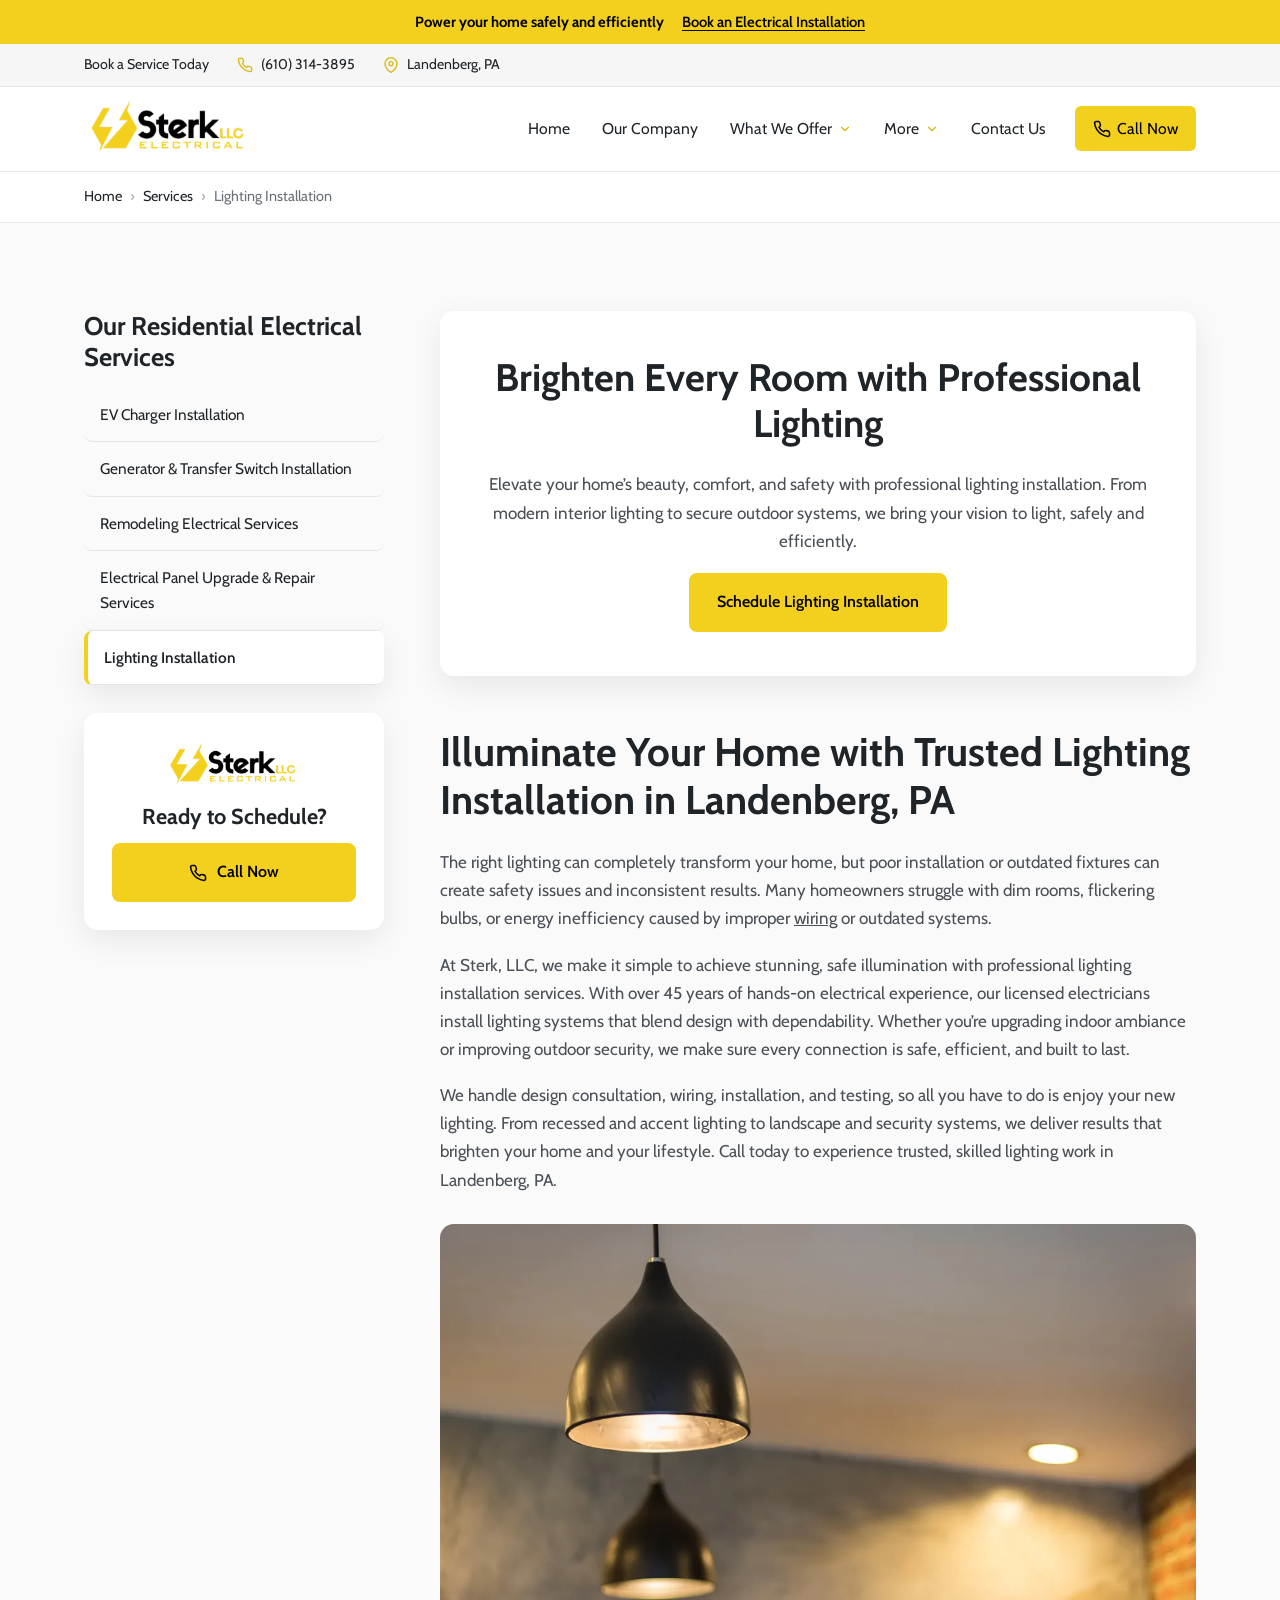
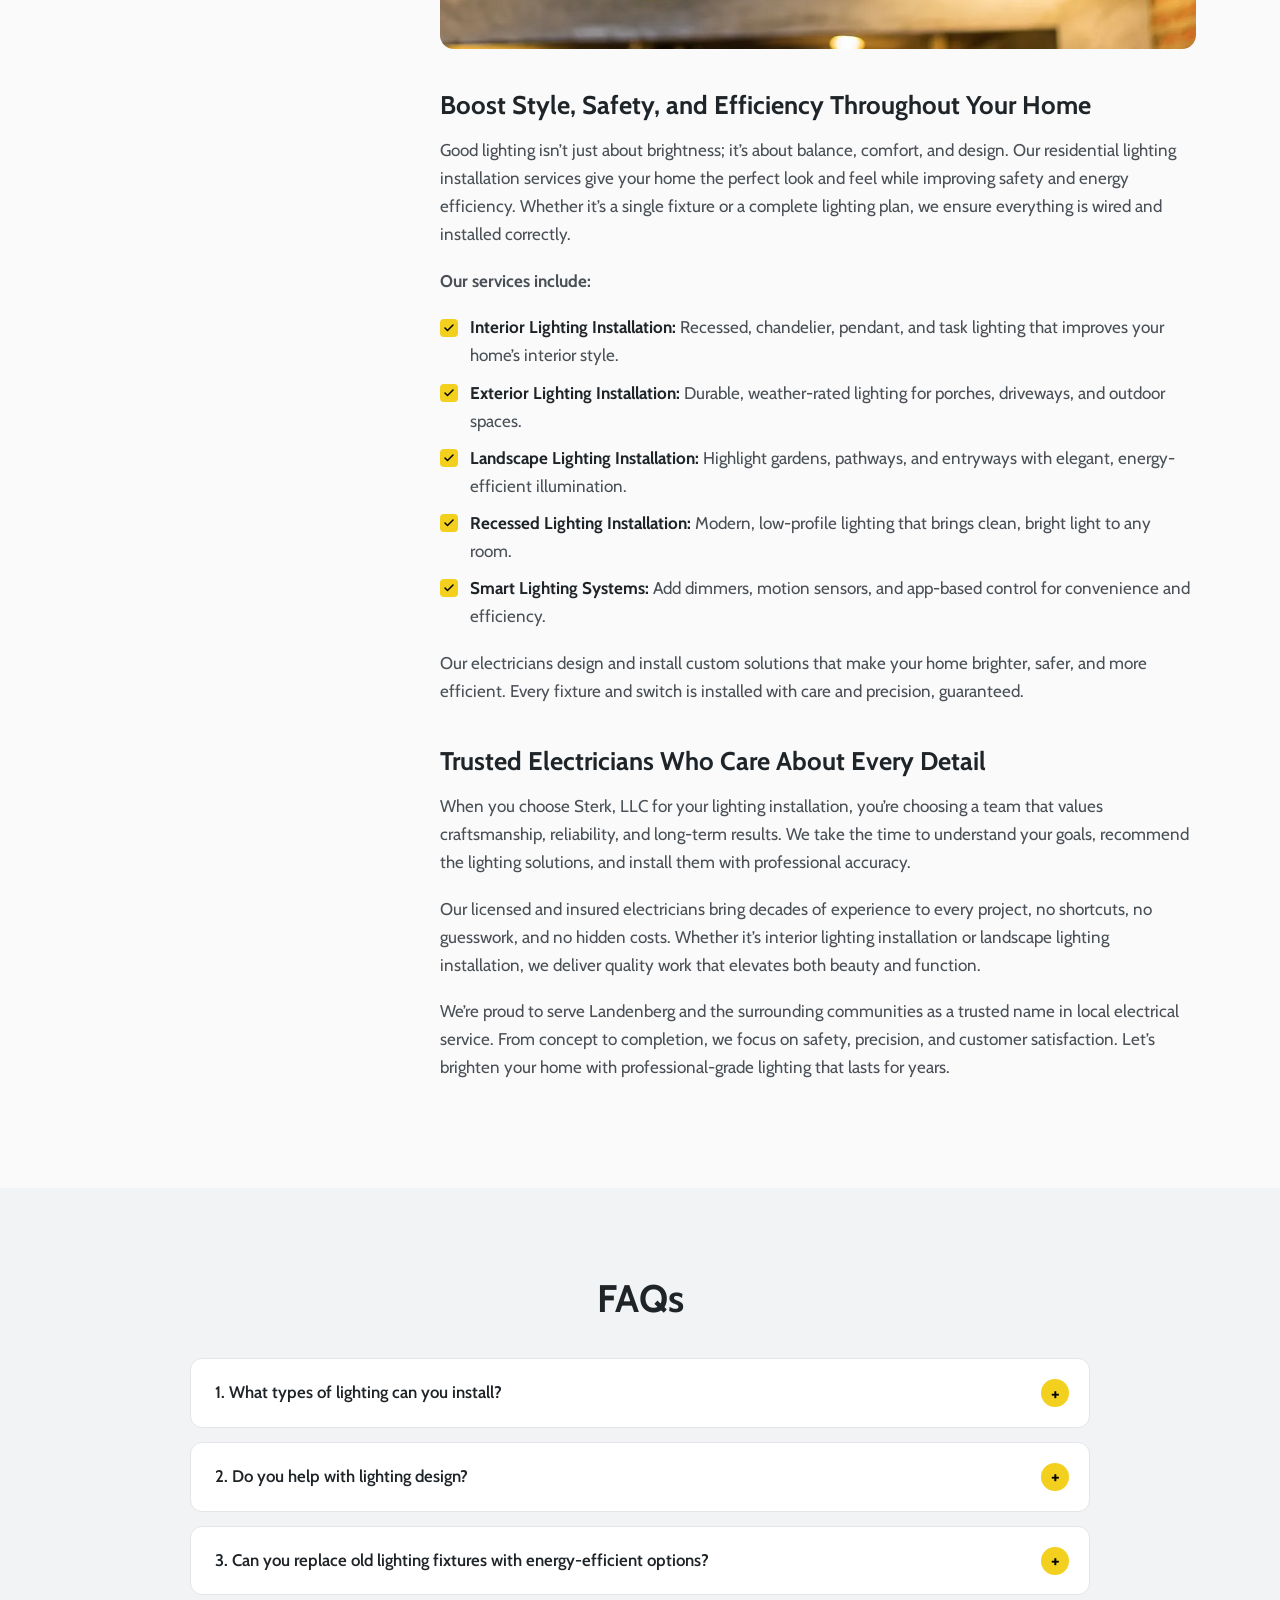
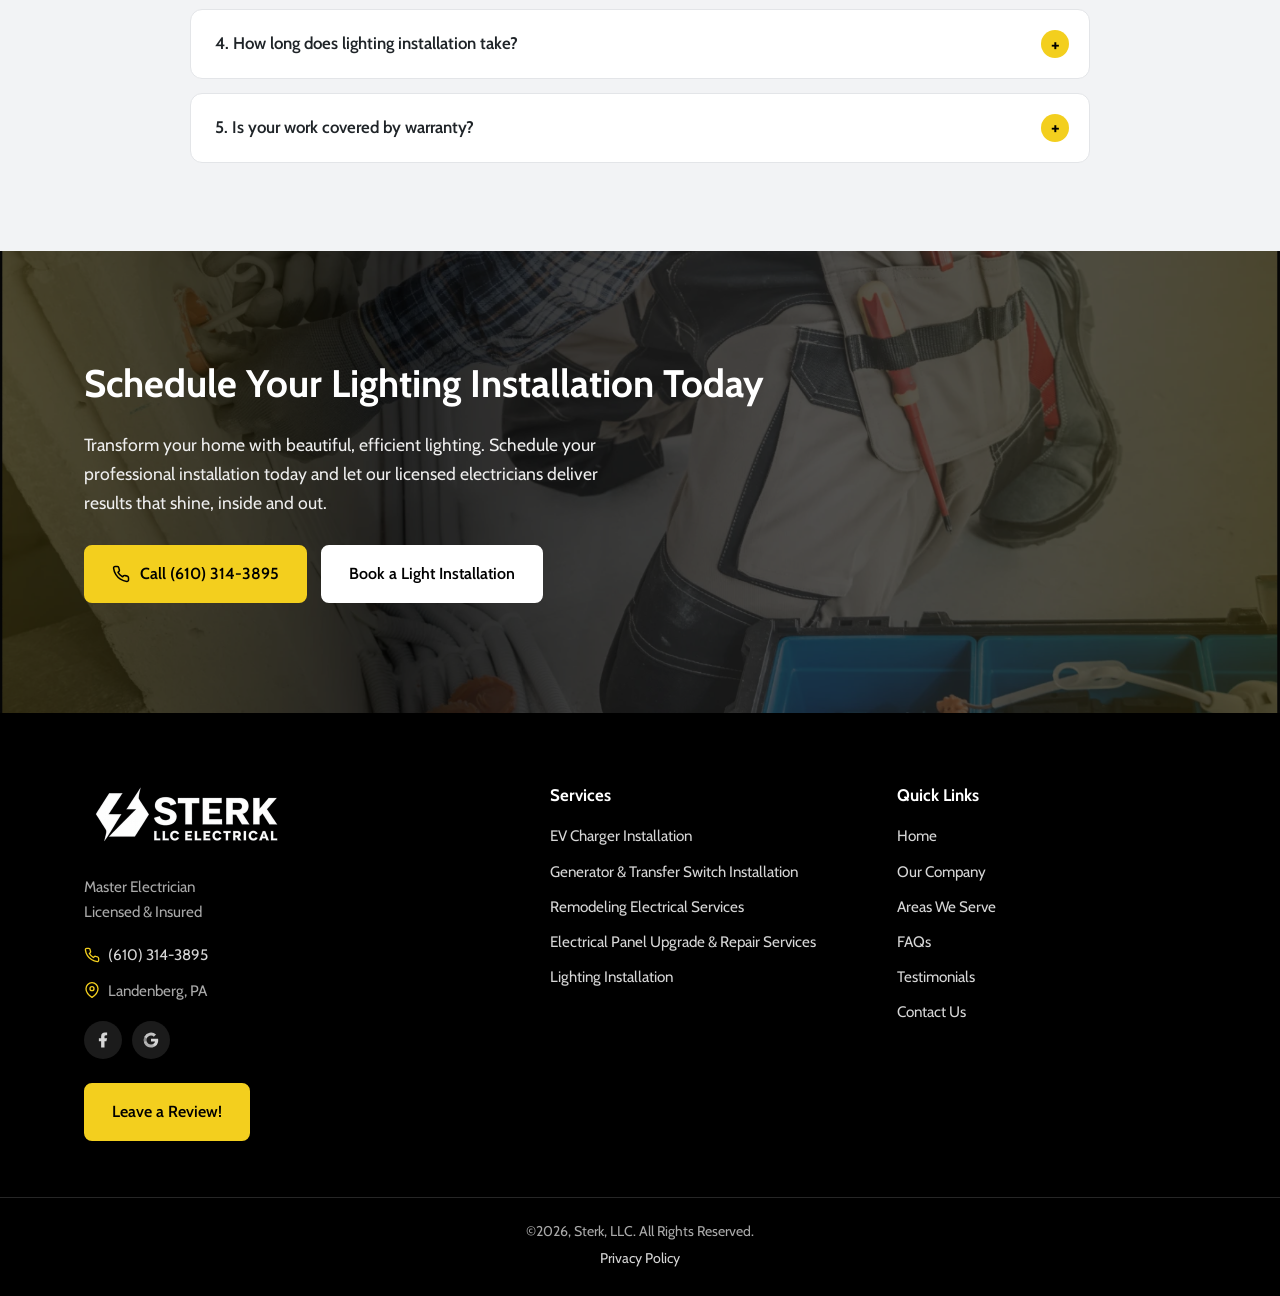
<file: services/lighting-installation/index.html>
<!doctype html>
<html lang="en-US">
<head>
<meta charset="utf-8">
<meta name="viewport" content="width=device-width, initial-scale=1">
<title>Lighting Installation Landenberg, PA | Sterk, LLC</title>
<meta name="description" content="Brighten your home with professional lighting installation in Landenberg, PA. Call (610) 314-3895 for safe, reliable electrical service.">
<link rel="canonical" href="https://www.sterkelectric.com/services/lighting-installation/">
<meta property="og:type" content="website">
<meta property="og:site_name" content="Sterk, LLC">
<meta property="og:title" content="Lighting Installation Landenberg, PA | Sterk, LLC">
<meta property="og:description" content="Brighten your home with professional lighting installation in Landenberg, PA. Call (610) 314-3895 for safe, reliable electrical service.">
<meta property="og:url" content="https://www.sterkelectric.com/services/lighting-installation/">
<meta property="og:image" content="https://www.sterkelectric.com/assets/img/Sterk-LLC-SEO-image-basics.webp">
<link rel="icon" href="/assets/img/favicon-32x32.png" sizes="32x32">
<link rel="icon" href="/assets/img/favicon-192x192.png" sizes="192x192">
<link rel="apple-touch-icon" href="/assets/img/favicon-180x180.png">
<link rel="preconnect" href="https://fonts.googleapis.com">
<link rel="preconnect" href="https://fonts.gstatic.com" crossorigin>
<link href="https://fonts.googleapis.com/css2?family=Cabin:wght@400;500;600;700&display=swap" rel="stylesheet">
<link rel="stylesheet" href="/assets/css/style.css">

<!-- Google Tag Manager -->
<script>(function(w,d,s,l,i){w[l]=w[l]||[];w[l].push({'gtm.start':new Date().getTime(),event:'gtm.js'});var f=d.getElementsByTagName(s)[0],j=d.createElement(s),dl=l!='dataLayer'?'&l='+l:'';j.async=true;j.src='https://www.googletagmanager.com/gtm.js?id='+i+dl;f.parentNode.insertBefore(j,f);})(window,document,'script','dataLayer','GTM-58M3RPRC');</script>
<!-- Google Analytics -->
<script async src="https://www.googletagmanager.com/gtag/js?id=G-LF704M7Q73"></script>
<script>window.dataLayer=window.dataLayer||[];function gtag(){dataLayer.push(arguments);}gtag('js',new Date());gtag('config','G-LF704M7Q73');</script>
</head>
<body>
<noscript><iframe src="https://www.googletagmanager.com/ns.html?id=GTM-58M3RPRC" height="0" width="0" style="display:none;visibility:hidden"></iframe></noscript>
<a class="skip" href="#main">Skip to content</a>
<div class="promo"><div class="shell"><strong>Power your home safely and efficiently</strong><a href="tel:6103143895">Book an Electrical Installation</a></div></div>
<div class="topbar"><div class="shell"><span>Book a Service Today</span><a class="ico" href="tel:6103143895"><svg viewBox="0 0 24 24" fill="none" stroke="currentColor" stroke-width="2" stroke-linecap="round" stroke-linejoin="round" aria-hidden="true"><path d="M22 16.9v3a2 2 0 0 1-2.2 2 19.8 19.8 0 0 1-8.6-3.1 19.5 19.5 0 0 1-6-6A19.8 19.8 0 0 1 2.1 4.2 2 2 0 0 1 4.1 2h3a2 2 0 0 1 2 1.7c.1.9.4 1.8.7 2.7a2 2 0 0 1-.5 2.1L8 9.8a16 16 0 0 0 6 6l1.3-1.3a2 2 0 0 1 2.1-.4c.9.3 1.8.6 2.7.7a2 2 0 0 1 1.7 2z"/></svg> (610) 314-3895</a><span class="ico"><svg viewBox="0 0 24 24" fill="none" stroke="currentColor" stroke-width="2" stroke-linecap="round" stroke-linejoin="round" aria-hidden="true"><path d="M21 10c0 7-9 13-9 13S3 17 3 10a9 9 0 0 1 18 0z"/><circle cx="12" cy="10" r="3"/></svg> Landenberg, PA</span></div></div>
<header class="site-header"><div class="shell">
<a class="logo" href="/" aria-label="Sterk, LLC home"><img src="/assets/img/Sterk-LLC-logo.png" alt="Sterk LLC logo" width="232" height="82"></a>
<nav class="nav" id="nav" aria-label="Main">
<ul>
<li><a href="/">Home</a></li>
<li><a href="/about/">Our Company</a></li>
<li class="has-dd"><button class="dd-toggle" aria-expanded="false">What We Offer <svg viewBox="0 0 24 24" fill="none" stroke="currentColor" stroke-width="2" stroke-linecap="round" stroke-linejoin="round" aria-hidden="true"><polyline points="6 9 12 15 18 9"/></svg></button><ul class="dropdown"><li><a href="/services/">All Services</a></li><li><a href="/services/ev-charger-installation/">EV Charger Installation</a></li><li><a href="/services/generator-installation/">Generator &amp; Transfer Switch Installation</a></li><li><a href="/services/electrical-remodeling-services/">Remodeling Electrical Services</a></li><li><a href="/services/electrical-panel-upgrade/">Electrical Panel Upgrade &amp; Repair Services</a></li><li><a href="/services/lighting-installation/" aria-current="page">Lighting Installation</a></li></ul></li>
<li class="has-dd"><button class="dd-toggle" aria-expanded="false">More <svg viewBox="0 0 24 24" fill="none" stroke="currentColor" stroke-width="2" stroke-linecap="round" stroke-linejoin="round" aria-hidden="true"><polyline points="6 9 12 15 18 9"/></svg></button><ul class="dropdown"><li><a href="/areas-we-serve/">Areas We Serve</a></li><li><a href="/faqs/">FAQs</a></li><li><a href="/testimonials/">Testimonials</a></li></ul></li>
<li><a href="/contact/">Contact Us</a></li>
</ul>
<a class="btn btn--sm" href="tel:6103143895"><svg viewBox="0 0 24 24" fill="none" stroke="currentColor" stroke-width="2" stroke-linecap="round" stroke-linejoin="round" aria-hidden="true"><path d="M22 16.9v3a2 2 0 0 1-2.2 2 19.8 19.8 0 0 1-8.6-3.1 19.5 19.5 0 0 1-6-6A19.8 19.8 0 0 1 2.1 4.2 2 2 0 0 1 4.1 2h3a2 2 0 0 1 2 1.7c.1.9.4 1.8.7 2.7a2 2 0 0 1-.5 2.1L8 9.8a16 16 0 0 0 6 6l1.3-1.3a2 2 0 0 1 2.1-.4c.9.3 1.8.6 2.7.7a2 2 0 0 1 1.7 2z"/></svg> Call Now</a>
</nav>
<button class="menu-toggle" aria-label="Open menu" aria-controls="nav" aria-expanded="false"><svg viewBox="0 0 24 24" fill="none" stroke="currentColor" stroke-width="2" stroke-linecap="round" stroke-linejoin="round" aria-hidden="true"><line x1="3" y1="6" x2="21" y2="6"/><line x1="3" y1="12" x2="21" y2="12"/><line x1="3" y1="18" x2="21" y2="18"/></svg></button>
</div></header>
<main id="main">
<nav class="crumbs" aria-label="Breadcrumb"><div class="shell"><ol><li><a href="/">Home</a></li><li><a href="/services/">Services</a></li><li aria-current="page">Lighting Installation</li></ol></div></nav>
<section class="section"><div class="shell"><div class="svc">
<aside class="svc-side">
<div><h2>Our Residential Electrical Services</h2><ul class="svc-nav"><li><a href="/services/ev-charger-installation/">EV Charger Installation</a></li><li><a href="/services/generator-installation/">Generator &amp; Transfer Switch Installation</a></li><li><a href="/services/electrical-remodeling-services/">Remodeling Electrical Services</a></li><li><a href="/services/electrical-panel-upgrade/">Electrical Panel Upgrade &amp; Repair Services</a></li><li><a href="/services/lighting-installation/" aria-current="page">Lighting Installation</a></li></ul></div>
<div class="svc-cta"><img src="/assets/img/Sterk-LLC-logo.png" alt="" width="232" height="82"><h3>Ready to Schedule?</h3><a class="btn" href="tel:6103143895"><svg viewBox="0 0 24 24" fill="none" stroke="currentColor" stroke-width="2" stroke-linecap="round" stroke-linejoin="round" aria-hidden="true"><path d="M22 16.9v3a2 2 0 0 1-2.2 2 19.8 19.8 0 0 1-8.6-3.1 19.5 19.5 0 0 1-6-6A19.8 19.8 0 0 1 2.1 4.2 2 2 0 0 1 4.1 2h3a2 2 0 0 1 2 1.7c.1.9.4 1.8.7 2.7a2 2 0 0 1-.5 2.1L8 9.8a16 16 0 0 0 6 6l1.3-1.3a2 2 0 0 1 2.1-.4c.9.3 1.8.6 2.7.7a2 2 0 0 1 1.7 2z"/></svg> Call Now</a></div>
</aside>
<div>
<div class="svc-intro"><h2>Brighten Every Room with Professional Lighting</h2><p>Elevate your home’s beauty, comfort, and safety with professional lighting installation. From modern interior lighting to secure outdoor systems, we bring your vision to light, safely and efficiently.</p><div class="btns"><a class="btn" href="/contact/">Schedule Lighting Installation</a></div></div>
<div class="prose"><h1>Illuminate Your Home with Trusted Lighting Installation in Landenberg, PA</h1><p>The right lighting can completely transform your home, but poor installation or outdated fixtures can create safety issues and inconsistent results. Many homeowners struggle with dim rooms, flickering bulbs, or energy inefficiency caused by improper <a href="/services/electrical-remodeling-services/">wiring</a> or outdated systems.</p><p>At Sterk, LLC, we make it simple to achieve stunning, safe illumination with professional lighting installation services. With over 45 years of hands-on electrical experience, our licensed electricians install lighting systems that blend design with dependability. Whether you’re upgrading indoor ambiance or improving outdoor security, we make sure every connection is safe, efficient, and built to last.</p><p>We handle design consultation, wiring, installation, and testing, so all you have to do is enjoy your new lighting. From recessed and accent lighting to landscape and security systems, we deliver results that brighten your home and your lifestyle. Call today to experience trusted, skilled lighting work in Landenberg, PA.</p><img src="/assets/img/Lighting-installation-SP.webp" alt="Lighting installation SP" width="1200" height="675" loading="lazy" decoding="async"><h3>Boost Style, Safety, and Efficiency Throughout Your Home</h3><p>Good lighting isn’t just about brightness; it’s about balance, comfort, and design. Our residential lighting installation services give your home the perfect look and feel while improving safety and energy efficiency. Whether it’s a single fixture or a complete lighting plan, we ensure everything is wired and installed correctly.</p><p><strong>Our services include:</strong></p><ul class="checks"><li><strong>Interior Lighting Installation:</strong> Recessed, chandelier, pendant, and task lighting that improves your home’s interior style.</li>
<li><strong>Exterior Lighting Installation:</strong> Durable, weather-rated lighting for porches, driveways, and outdoor spaces.</li>
<li><strong>Landscape Lighting Installation:</strong> Highlight gardens, pathways, and entryways with elegant, energy-efficient illumination.</li>
<li><strong>Recessed Lighting Installation:</strong> Modern, low-profile lighting that brings clean, bright light to any room.</li>
<li><strong>Smart Lighting Systems:</strong> Add dimmers, motion sensors, and app-based control for convenience and efficiency.</li></ul><p>Our electricians design and install custom solutions that make your home brighter, safer, and more efficient. Every fixture and switch is installed with care and precision, guaranteed.</p><h3>Trusted Electricians Who Care About Every Detail</h3><p>When you choose Sterk, LLC for your lighting installation, you’re choosing a team that values craftsmanship, reliability, and long-term results. We take the time to understand your goals, recommend the lighting solutions, and install them with professional accuracy.</p><p>Our licensed and insured electricians bring decades of experience to every project, no shortcuts, no guesswork, and no hidden costs. Whether it’s interior lighting installation or landscape lighting installation, we deliver quality work that elevates both beauty and function.</p><p>We’re proud to serve Landenberg and the surrounding communities as a trusted name in local electrical service. From concept to completion, we focus on safety, precision, and customer satisfaction. Let’s brighten your home with professional-grade lighting that lasts for years.</p></div>
</div>
</div></div></section>
<section class="section section--alt"><div class="shell"><h2 class="center">FAQs</h2><div class="faq"><details><summary>1. What types of lighting can you install?</summary><div><p>We install all types of indoor and outdoor lighting, including recessed, accent, landscape, and smart lighting systems customized to fit your space and needs.</p></div></details><details><summary>2. Do you help with lighting design?</summary><div><p>Yes. We’ll recommend the suitable lighting layout and fixture styles to match your home’s architecture and functionality before installation begins.</p></div></details><details><summary>3. Can you replace old lighting fixtures with energy-efficient options?</summary><div><p>Absolutely. We specialize in upgrading homes with LED and smart lighting systems that reduce energy costs and improve illumination.</p></div></details><details><summary>4. How long does lighting installation take?</summary><div><p>Most projects take one day or less. Larger jobs, like full interior or exterior upgrades, may take longer, but we always provide a clear timeline before work begins.</p></div></details><details><summary>5. Is your work covered by warranty?</summary><div><p>Yes. All installations are completed by licensed electricians and backed by workmanship guarantees for safety and performance.</p></div></details></div></div></section>
<section class="cta" style="background-image:url('/assets/img/Trusted-Electrical-Work-Hero.webp')"><div class="shell">
<h2>Schedule Your Lighting Installation Today</h2><p>Transform your home with beautiful, efficient lighting. Schedule your professional installation today and let our licensed electricians deliver results that shine, inside and out.</p><div class="btns"><a class="btn" href="tel:6103143895"><svg viewBox="0 0 24 24" fill="none" stroke="currentColor" stroke-width="2" stroke-linecap="round" stroke-linejoin="round" aria-hidden="true"><path d="M22 16.9v3a2 2 0 0 1-2.2 2 19.8 19.8 0 0 1-8.6-3.1 19.5 19.5 0 0 1-6-6A19.8 19.8 0 0 1 2.1 4.2 2 2 0 0 1 4.1 2h3a2 2 0 0 1 2 1.7c.1.9.4 1.8.7 2.7a2 2 0 0 1-.5 2.1L8 9.8a16 16 0 0 0 6 6l1.3-1.3a2 2 0 0 1 2.1-.4c.9.3 1.8.6 2.7.7a2 2 0 0 1 1.7 2z"/></svg> Call (610) 314-3895</a><a class="btn btn--white" href="/contact/">Book a Light Installation</a></div>
</div></section>
</main>
<footer class="footer"><div class="shell">
<div class="footer__grid">
<div>
<a href="/"><img class="footer__logo" src="/assets/img/white-version-logo.png" alt="Sterk LLC Electrical" width="410" height="134" loading="lazy"></a>
<p>Master Electrician<br>Licensed &amp; Insured</p>
<div class="contact"><a class="ico" href="tel:6103143895"><svg viewBox="0 0 24 24" fill="none" stroke="currentColor" stroke-width="2" stroke-linecap="round" stroke-linejoin="round" aria-hidden="true"><path d="M22 16.9v3a2 2 0 0 1-2.2 2 19.8 19.8 0 0 1-8.6-3.1 19.5 19.5 0 0 1-6-6A19.8 19.8 0 0 1 2.1 4.2 2 2 0 0 1 4.1 2h3a2 2 0 0 1 2 1.7c.1.9.4 1.8.7 2.7a2 2 0 0 1-.5 2.1L8 9.8a16 16 0 0 0 6 6l1.3-1.3a2 2 0 0 1 2.1-.4c.9.3 1.8.6 2.7.7a2 2 0 0 1 1.7 2z"/></svg> (610) 314-3895</a><span class="ico"><svg viewBox="0 0 24 24" fill="none" stroke="currentColor" stroke-width="2" stroke-linecap="round" stroke-linejoin="round" aria-hidden="true"><path d="M21 10c0 7-9 13-9 13S3 17 3 10a9 9 0 0 1 18 0z"/><circle cx="12" cy="10" r="3"/></svg> Landenberg, PA</span></div>
<div class="socials"><a href="https://www.facebook.com/sterkllc/" aria-label="Facebook" target="_blank" rel="noopener"><svg viewBox="0 0 24 24" fill="currentColor" aria-hidden="true"><path d="M14 13.5h2.5l1-4H14v-2c0-1 0-2 2-2h1.5V2.1C17.2 2.1 15.9 2 14.5 2 11.6 2 9.5 3.7 9.5 7v2.5h-3v4h3V22h4.5z"/></svg></a><a href="https://www.google.com/maps/place/Sterk,+LLC.+Electricial/data=!4m2!3m1!1s0x0:0x9df92b370159077b?sa=X&amp;ved=1t:2428&amp;ictx=111" aria-label="Google Maps" target="_blank" rel="noopener"><svg viewBox="0 0 24 24" fill="currentColor" aria-hidden="true"><path d="M21.6 12.2c0-.7-.1-1.4-.2-2H12v3.8h5.4a4.6 4.6 0 0 1-2 3v2.5h3.2c1.9-1.7 3-4.3 3-7.3z"/><path d="M12 22c2.7 0 5-.9 6.6-2.4l-3.2-2.5c-.9.6-2 1-3.4 1-2.6 0-4.8-1.8-5.6-4.1H3.1v2.6A10 10 0 0 0 12 22z" opacity=".8"/><path d="M6.4 14a6 6 0 0 1 0-3.9V7.5H3.1a10 10 0 0 0 0 9z" opacity=".6"/><path d="M12 6c1.5 0 2.8.5 3.8 1.5l2.9-2.9A10 10 0 0 0 3.1 7.5l3.3 2.6C7.2 7.8 9.4 6 12 6z" opacity=".9"/></svg></a></div>
<a class="btn" href="https://search.google.com/local/writereview?placeid=ChIJO1J0JGmrx4kRewdZATcr-Z0" target="_blank" rel="noopener">Leave a Review!</a>
</div>
<div><h4>Services</h4><ul><li><a href="/services/ev-charger-installation/">EV Charger Installation</a></li><li><a href="/services/generator-installation/">Generator &amp; Transfer Switch Installation</a></li><li><a href="/services/electrical-remodeling-services/">Remodeling Electrical Services</a></li><li><a href="/services/electrical-panel-upgrade/">Electrical Panel Upgrade &amp; Repair Services</a></li><li><a href="/services/lighting-installation/">Lighting Installation</a></li></ul></div>
<div><h4>Quick Links</h4><ul><li><a href="/">Home</a></li><li><a href="/about/">Our Company</a></li><li><a href="/areas-we-serve/">Areas We Serve</a></li><li><a href="/faqs/">FAQs</a></li><li><a href="/testimonials/">Testimonials</a></li><li><a href="/contact/">Contact Us</a></li></ul></div>
</div></div>
<div class="footer__bar"><div class="shell"><p>&copy;<span id="year">2026</span>, Sterk, LLC. All Rights Reserved.</p><p><a href="/privacy-policy/">Privacy Policy</a></p></div></div>
</footer>
<a class="callbar" href="tel:6103143895"><svg viewBox="0 0 24 24" fill="none" stroke="currentColor" stroke-width="2" stroke-linecap="round" stroke-linejoin="round" aria-hidden="true"><path d="M22 16.9v3a2 2 0 0 1-2.2 2 19.8 19.8 0 0 1-8.6-3.1 19.5 19.5 0 0 1-6-6A19.8 19.8 0 0 1 2.1 4.2 2 2 0 0 1 4.1 2h3a2 2 0 0 1 2 1.7c.1.9.4 1.8.7 2.7a2 2 0 0 1-.5 2.1L8 9.8a16 16 0 0 0 6 6l1.3-1.3a2 2 0 0 1 2.1-.4c.9.3 1.8.6 2.7.7a2 2 0 0 1 1.7 2z"/></svg> Call (610) 314-3895</a>
<script src="/assets/js/main.js" defer></script>
</body>
</html>
</file>
<file: assets/css/style.css>
/* Sterk, LLC — site styles */
:root {
  --yellow: #F3CF1E;
  --yellow-dark: #d9b70f;
  --black: #000;
  --ink: #1f2428;
  --text: #4a5056;
  --muted: #6b7178;
  --line: #e3e5e8;
  --bg: #fafafa;
  --bg-alt: #f2f3f5;
  --white: #fff;
  --radius: 14px;
  --shadow: 0 10px 30px rgba(0, 0, 0, .08);
  --shell: 1160px;
  --font: 'Cabin', system-ui, -apple-system, 'Segoe UI', Arial, sans-serif;
}

*, *::before, *::after { box-sizing: border-box; }
html { scroll-behavior: smooth; }
body {
  margin: 0;
  font-family: var(--font);
  font-size: 17px;
  line-height: 1.65;
  color: var(--text);
  background: var(--bg);
  -webkit-font-smoothing: antialiased;
}
img { max-width: 100%; height: auto; display: block; }
a { color: inherit; }
h1, h2, h3, h4, h5 { color: var(--ink); line-height: 1.2; margin: 0 0 .6em; font-weight: 700; }
h1 { font-size: clamp(2rem, 4vw, 2.9rem); }
h2 { font-size: clamp(1.75rem, 3.2vw, 2.4rem); }
h3 { font-size: clamp(1.3rem, 2.2vw, 1.6rem); }
p { margin: 0 0 1.1em; }
.shell { max-width: var(--shell); margin: 0 auto; padding: 0 24px; }
.section { padding: 88px 0; }
.section--alt { background: var(--bg-alt); }
.section--tight { padding: 56px 0; }
.center { text-align: center; }
.lead { font-size: 1.1rem; max-width: 820px; }
.center .lead { margin-left: auto; margin-right: auto; }
.title-yellow { color: var(--yellow); }
.skip { position: absolute; left: -999px; }
.skip:focus { left: 16px; top: 16px; z-index: 100; background: #fff; padding: 8px 12px; }

/* Buttons */
.btn {
  display: inline-flex; align-items: center; gap: 10px;
  padding: 14px 26px; border-radius: 8px;
  background: var(--yellow); color: var(--black);
  font-weight: 600; font-size: 1rem; text-decoration: none;
  border: 2px solid var(--yellow);
  transition: background .2s, color .2s, border-color .2s, transform .2s;
}
.btn:hover { background: var(--yellow-dark); border-color: var(--yellow-dark); }
.btn--white { background: #fff; border-color: #fff; }
.btn--white:hover { background: var(--yellow); border-color: var(--yellow); }
.btn--outline { background: transparent; color: var(--ink); border-color: var(--ink); }
.btn--outline:hover { background: var(--ink); color: #fff; }
.btn--sm { padding: 10px 18px; font-size: .95rem; }
.btn svg { width: 18px; height: 18px; flex: none; }
.btns { display: flex; flex-wrap: wrap; gap: 14px; margin-top: 28px; }
.center .btns { justify-content: center; }

/* Promo + top bar */
.promo { background: var(--yellow); color: var(--black); font-size: .92rem; }
.promo .shell { display: flex; align-items: center; justify-content: center; gap: 18px; padding-top: 10px; padding-bottom: 10px; flex-wrap: wrap; text-align: center; }
.promo strong { font-weight: 700; }
.promo a { font-weight: 600; text-decoration: underline; text-underline-offset: 3px; }
.topbar { background: #f6f6f6; border-bottom: 1px solid var(--line); font-size: .88rem; color: var(--ink); }
.topbar .shell { display: flex; gap: 28px; align-items: center; padding-top: 9px; padding-bottom: 9px; }
.topbar a { text-decoration: none; }
.ico { display: inline-flex; align-items: center; gap: 8px; }
.ico svg { width: 16px; height: 16px; color: var(--yellow-dark); flex: none; }

/* Header / nav */
.site-header { background: #fff; position: sticky; top: 0; z-index: 50; box-shadow: 0 1px 0 var(--line); }
.site-header .shell { display: flex; align-items: center; justify-content: space-between; gap: 24px; height: 84px; }
.logo img { width: 170px; }
.nav { display: flex; align-items: center; gap: 6px; }
.nav > ul { list-style: none; margin: 0; padding: 0; display: flex; align-items: center; gap: 4px; }
.nav li { position: relative; }
.nav a, .nav button.dd-toggle {
  display: inline-flex; align-items: center; gap: 6px;
  padding: 10px 14px; font: inherit; font-size: .98rem; color: var(--ink);
  text-decoration: none; background: none; border: 0; cursor: pointer; border-radius: 6px;
}
.nav a:hover, .nav button.dd-toggle:hover, .nav a[aria-current="page"] { color: #8a7400; }
.dd-toggle svg { width: 14px; height: 14px; color: var(--yellow-dark); transition: transform .2s; }
.dropdown {
  list-style: none; margin: 0; padding: 10px; position: absolute; top: 100%; left: 0;
  min-width: 300px; background: #fff; border-radius: 10px; box-shadow: var(--shadow);
  opacity: 0; visibility: hidden; transform: translateY(6px); transition: .18s;
}
.dropdown a { display: block; padding: 10px 12px; font-size: .95rem; }
.dropdown a:hover { background: var(--bg-alt); color: var(--ink); }
.has-dd:hover > .dropdown, .has-dd:focus-within > .dropdown, .has-dd.open > .dropdown { opacity: 1; visibility: visible; transform: none; }
.has-dd.open .dd-toggle svg { transform: rotate(180deg); }
.nav .btn { margin-left: 10px; color: var(--black); }
.menu-toggle { display: none; background: none; border: 0; padding: 8px; cursor: pointer; color: var(--ink); }
.menu-toggle svg { width: 30px; height: 30px; }

/* Hero */
.hero { position: relative; min-height: 640px; display: flex; align-items: center; color: #fff; overflow: hidden; background: #222; }
.hero__bg { position: absolute; inset: 0; }
.hero__bg img { position: absolute; inset: 0; width: 100%; height: 100%; object-fit: cover; }
.hero__bg img + img { animation: heroFade 14s infinite; opacity: 0; }
@keyframes heroFade { 0%, 42% { opacity: 0; } 50%, 92% { opacity: 1; } 100% { opacity: 0; } }
.hero::after { content: ""; position: absolute; inset: 0; background: linear-gradient(90deg, rgba(0,0,0,.72) 0%, rgba(0,0,0,.45) 50%, rgba(0,0,0,.1) 100%); }
.hero .shell { position: relative; z-index: 1; width: 100%; }
.hero__content { max-width: 560px; padding: 80px 0; }
.hero h1, .hero h2 { color: #fff; font-size: clamp(2.1rem, 4.4vw, 3.1rem); }
.hero p { font-size: 1.12rem; color: #f1f1f1; }
.badge {
  display: inline-flex; align-items: center; gap: 16px; margin-top: 26px;
  background: #fff; color: var(--ink); padding: 14px 20px; border-radius: 10px;
  text-decoration: none; box-shadow: var(--shadow);
}
.badge .stars { color: #f5b301; letter-spacing: 2px; font-size: 1.15rem; }
.badge strong { font-size: .95rem; }
.badge img { width: 34px; height: 34px; }

/* Page banner (inner pages) */
.crumbs { background: #fff; border-bottom: 1px solid var(--line); font-size: .9rem; }
.crumbs ol { list-style: none; display: flex; flex-wrap: wrap; gap: 8px; margin: 0; padding: 14px 0; color: var(--muted); }
.crumbs li + li::before { content: "›"; margin-right: 8px; color: #aaa; }
.crumbs a { color: var(--ink); text-decoration: none; }
.crumbs a:hover { text-decoration: underline; }
.banner { position: relative; padding: 110px 0; background: #222 center/cover no-repeat; color: #fff; text-align: center; }
.banner::before { content: ""; position: absolute; inset: 0; background: rgba(0,0,0,.55); }
.banner .shell { position: relative; }
.banner h1 { color: #fff; margin-bottom: 0; }
.banner .btns { justify-content: center; }

/* Service cards */
.cards { display: grid; grid-template-columns: repeat(auto-fit, minmax(280px, 1fr)); gap: 26px; margin-top: 44px; }
.card {
  background: #fff; border-radius: var(--radius); padding: 32px 28px; box-shadow: var(--shadow);
  display: flex; flex-direction: column;
}
.card__icon { width: 64px; height: 64px; margin-bottom: 20px; }
.card h3 { font-size: 1.3rem; margin-bottom: .5em; }
.card p { font-size: .98rem; }
.card .checks { margin-top: auto; padding-top: 6px; }
.card .more { margin-top: 22px; font-weight: 600; color: var(--ink); text-decoration: none; display: inline-flex; gap: 8px; align-items: center; }
.card .more::after { content: "→"; transition: transform .2s; }
.card .more:hover::after { transform: translateX(4px); }
.card .more:hover { color: #8a7400; }

.checks { list-style: none; padding: 0; margin: 0 0 1.1em; }
.checks li { position: relative; padding-left: 30px; margin-bottom: 9px; }
.checks li::before {
  content: ""; position: absolute; left: 0; top: .32em; width: 18px; height: 18px; border-radius: 4px;
  background: var(--yellow) url("data:image/svg+xml,%3Csvg xmlns='http://www.w3.org/2000/svg' viewBox='0 0 24 24' fill='none' stroke='%23000' stroke-width='3' stroke-linecap='round' stroke-linejoin='round'%3E%3Cpolyline points='20 6 9 17 4 12'/%3E%3C/svg%3E") center/12px no-repeat;
}
.checks strong, .checks a { color: var(--ink); }

/* Intro panel */
.panel { background: #fff; border-radius: 18px; box-shadow: var(--shadow); padding: 56px; display: grid; grid-template-columns: 1.3fr 1fr; gap: 48px; align-items: center; }
.contact-pills { display: grid; gap: 14px; }
.pill { display: flex; align-items: center; gap: 12px; padding: 18px 20px; border: 1px solid var(--line); border-radius: 10px; background: var(--bg); color: var(--ink); text-decoration: none; }
a.pill:hover { border-color: var(--yellow); }
.pill svg { width: 22px; height: 22px; color: var(--yellow-dark); flex: none; }

/* Split media sections */
.split { display: grid; grid-template-columns: 1fr 1fr; }
.split__media { min-height: 420px; position: relative; }
.split__media img { position: absolute; inset: 0; width: 100%; height: 100%; object-fit: cover; }
.split__body { padding: 90px clamp(24px, 6vw, 96px); display: flex; flex-direction: column; justify-content: center; }
.split--yellow .split__body { background: var(--yellow); color: #111; }
.split--yellow h2 { color: #000; }
.split--yellow .checks li::before { background-color: #000; background-image: url("data:image/svg+xml,%3Csvg xmlns='http://www.w3.org/2000/svg' viewBox='0 0 24 24' fill='none' stroke='%23F3CF1E' stroke-width='3' stroke-linecap='round' stroke-linejoin='round'%3E%3Cpolyline points='20 6 9 17 4 12'/%3E%3C/svg%3E"); }
.split--dark .split__body { background: #000; color: #e9e9e9; }
.split--dark h2, .split--dark strong, .split--dark .checks a { color: #fff; }
.split--dark ol { padding-left: 1.3em; }
.split--dark ol li { margin-bottom: 6px; }

/* Feature with image bg */
.feature { position: relative; padding: 120px 0; background: #eee center/cover no-repeat; }
.feature::before { content: ""; position: absolute; inset: 0; background: linear-gradient(90deg, rgba(250,250,250,.2) 0%, rgba(250,250,250,.85) 45%, rgba(250,250,250,.96) 100%); }
.feature .shell { position: relative; display: flex; justify-content: flex-end; }
.feature__body { max-width: 540px; }

/* CTA band */
.cta { position: relative; padding: 110px 0; background: #111 center/cover no-repeat; color: #eee; }
.cta::before { content: ""; position: absolute; inset: 0; background: rgba(0,0,0,.66); }
.cta .shell { position: relative; }
.cta h2 { color: #fff; }
.cta p { max-width: 560px; font-size: 1.1rem; }

/* Reviews */
.reviews { display: grid; grid-template-columns: repeat(auto-fill, minmax(300px, 1fr)); gap: 26px; margin-top: 44px; }
.review { background: #fff; border-radius: var(--radius); box-shadow: var(--shadow); padding: 30px 28px; display: flex; flex-direction: column; text-align: center; }
.review__avatar { width: 64px; height: 64px; border-radius: 50%; background: var(--yellow); color: #000; font-size: 1.8rem; display: grid; place-items: center; margin: 0 auto 12px; }
.review__name { font-weight: 700; color: var(--ink); margin: 0; }
.review .stars { color: #f5b301; letter-spacing: 2px; margin: 4px 0 14px; }
.review__text { text-align: left; font-size: .97rem; flex: 1; }
.review__src { font-size: .8rem; letter-spacing: .12em; text-transform: uppercase; font-weight: 700; color: var(--ink); margin: 14px 0 0; }

/* Contact info */
.info { display: grid; grid-template-columns: repeat(3, 1fr); gap: 30px; margin-top: 40px; text-align: center; }
.info__icon { width: 52px; height: 52px; border-radius: 50%; background: #fff; box-shadow: var(--shadow); display: grid; place-items: center; margin: 0 auto 14px; color: var(--yellow-dark); }
.info__icon svg { width: 24px; height: 24px; }
.info h3 { font-size: 1.25rem; margin-bottom: .35em; }
.info p { margin: 0 0 .4em; }
.info a { color: #8a7400; font-weight: 600; text-decoration: none; }
.hours { display: grid; gap: 2px; }

/* Map + request box */
.mapbox { display: grid; grid-template-columns: 1fr 1fr; border-radius: 20px; overflow: hidden; box-shadow: 0 20px 50px rgba(0,0,0,.12); background: #fff; }
.mapbox__map { display: block; position: relative; min-height: 380px; background: #ddd; }
.mapbox__map img { position: absolute; inset: 0; width: 100%; height: 100%; object-fit: cover; }
.mapbox__map span { position: absolute; left: 16px; bottom: 16px; background: rgba(0,0,0,.7); color: #fff; font-size: .85rem; padding: 6px 12px; border-radius: 20px; }
.mapbox__body { padding: 52px clamp(24px, 4vw, 52px); display: flex; flex-direction: column; justify-content: center; }
.mapbox--full { grid-template-columns: 1fr; }
.mapbox--full .mapbox__map { min-height: 0; aspect-ratio: 1615 / 800; }
.reach { display: grid; gap: 14px; margin-top: 10px; }
.reach .btn { justify-content: center; }
.reach small { color: var(--muted); text-align: center; }

/* Areas */
.areas { display: grid; grid-template-columns: repeat(auto-fill, minmax(220px, 1fr)); gap: 16px; margin-top: 36px; list-style: none; padding: 0; }
.areas li { display: flex; align-items: center; gap: 12px; padding: 18px 20px; background: #fff; border: 1px solid var(--line); border-radius: 10px; color: var(--ink); }
.areas svg { width: 20px; height: 20px; color: var(--yellow-dark); flex: none; }

/* About */
.about-hero { display: grid; grid-template-columns: 1.4fr 1fr; gap: 56px; align-items: center; }
.about-hero img { border-radius: 18px; box-shadow: var(--shadow); width: 100%; }
.values { display: grid; grid-template-columns: repeat(3, 1fr); gap: 26px; margin-top: 40px; }
.value { background: #fff; border-radius: var(--radius); padding: 32px 28px; box-shadow: var(--shadow); border-top: 4px solid var(--yellow); }
.value h3 { font-size: 1.25rem; }
.value p { font-size: .97rem; margin: 0; }

/* FAQs */
.faq { max-width: 900px; margin: 36px auto 0; display: grid; gap: 14px; }
.faq details { background: #fff; border: 1px solid var(--line); border-radius: 12px; }
.faq summary {
  list-style: none; cursor: pointer; padding: 20px 56px 20px 24px; font-weight: 600; color: var(--ink); position: relative; font-size: 1.05rem;
}
.faq summary::-webkit-details-marker { display: none; }
.faq summary::after {
  content: "+"; position: absolute; right: 20px; top: 50%; transform: translateY(-50%);
  width: 28px; height: 28px; border-radius: 50%; background: var(--yellow); color: #000;
  display: grid; place-items: center; font-size: 1.2rem; font-weight: 700; line-height: 1;
}
.faq details[open] summary::after { content: "–"; }
.faq details > div { padding: 0 24px 20px; }
.faq details p { margin: 0; }

/* Service detail */
.svc { display: grid; grid-template-columns: 300px 1fr; gap: 56px; align-items: start; }
.svc-side { position: sticky; top: 110px; display: grid; gap: 28px; }
.svc-side h2 { font-size: 1.6rem; }
.svc-nav { list-style: none; margin: 0; padding: 0; }
.svc-nav a { display: block; padding: 14px 16px; border-bottom: 1px solid var(--line); text-decoration: none; color: var(--ink); font-size: .96rem; border-radius: 8px; }
.svc-nav a:hover { background: #fff; }
.svc-nav a[aria-current="page"] { background: #fff; box-shadow: var(--shadow); font-weight: 600; border-left: 4px solid var(--yellow); }
.svc-cta { background: #fff; border-radius: var(--radius); padding: 28px; box-shadow: var(--shadow); text-align: center; }
.svc-cta img { width: 140px; margin: 0 auto 14px; }
.svc-cta h3 { font-size: 1.35rem; }
.svc-cta .btn { width: 100%; justify-content: center; }
.svc-intro { text-align: center; background: #fff; border-radius: var(--radius); padding: 44px; box-shadow: var(--shadow); margin-bottom: 52px; }
.svc-intro p { margin-left: auto; margin-right: auto; max-width: 680px; }
.svc-intro .btns { justify-content: center; margin-top: 18px; }
.prose h1 { font-size: clamp(1.9rem, 3.4vw, 2.5rem); }
.prose h3 { margin-top: 1.6em; }
.prose img { border-radius: var(--radius); margin: 30px 0; width: 100%; }

/* Text pages */
.text-page { max-width: 820px; margin: 0 auto; }
.text-page h2 { font-size: 1.45rem; margin-top: 1.8em; }
.text-page ul { padding-left: 1.2em; }
.text-page li { margin-bottom: 8px; }

/* Footer */
.footer { background: #000; color: #a9a9a9; padding: 72px 0 0; font-size: .95rem; }
.footer a { color: #d6d6d6; text-decoration: none; }
.footer a:hover { color: var(--yellow); }
.footer__grid { display: grid; grid-template-columns: 1.4fr 1fr 1fr; gap: 48px; }
.footer__logo { width: 205px; margin-bottom: 22px; }
.footer h4 { color: #fff; font-size: 1.05rem; margin-bottom: 18px; }
.footer ul { list-style: none; margin: 0; padding: 0; display: grid; gap: 10px; }
.footer .ico svg { color: var(--yellow); }
.footer .contact { display: grid; gap: 10px; margin: 18px 0; }
.socials { display: flex; gap: 10px; margin: 18px 0 24px; }
.socials a { width: 38px; height: 38px; border-radius: 50%; display: grid; place-items: center; background: #1b1b1b; }
.socials a:hover { background: var(--yellow); color: #000; }
.socials svg { width: 18px; height: 18px; }
.footer__bar { border-top: 1px solid #262626; margin-top: 56px; padding: 22px 0; text-align: center; font-size: .88rem; }
.footer__bar p { margin: 0 0 4px; }

/* Mobile call bar */
.callbar { display: none; }

/* Responsive */
@media (max-width: 1080px) {
  .menu-toggle { display: block; }
  .nav {
    position: fixed; inset: 84px 0 0 0; background: #fff; flex-direction: column; align-items: stretch;
    padding: 18px 24px 40px; overflow-y: auto; transform: translateX(100%); transition: transform .25s; gap: 12px;
  }
  .nav.open { transform: none; }
  .nav > ul { flex-direction: column; align-items: stretch; gap: 0; }
  .nav > ul > li { border-bottom: 1px solid var(--line); }
  .nav a, .nav button.dd-toggle { width: 100%; justify-content: space-between; padding: 15px 4px; font-size: 1.05rem; }
  .dropdown { position: static; box-shadow: none; min-width: 0; padding: 0 0 10px 12px; display: none; opacity: 1; visibility: visible; transform: none; }
  .has-dd:hover > .dropdown, .has-dd:focus-within > .dropdown { display: none; }
  .has-dd.open > .dropdown { display: block; }
  .nav .btn { margin: 14px 0 0; justify-content: center; }
  body.nav-open { overflow: hidden; }
}
@media (max-width: 900px) {
  .section { padding: 64px 0; }
  .panel, .about-hero, .svc, .mapbox, .split { grid-template-columns: 1fr; }
  .panel { padding: 36px 28px; gap: 28px; }
  .split--reverse .split__media { order: -1; }
  .split__media { min-height: 300px; }
  .split__body { padding: 56px 24px; }
  .info, .values { grid-template-columns: 1fr; }
  .footer__grid { grid-template-columns: 1fr 1fr; }
  .footer__grid > :first-child { grid-column: 1 / -1; }
  .svc-side { position: static; order: 2; }
  .mapbox__map { min-height: 280px; }
  .feature::before { background: rgba(250,250,250,.9); }
  .feature { padding: 80px 0; }
}
@media (max-width: 640px) {
  body { font-size: 16px; padding-bottom: 64px; }
  .shell { padding: 0 16px; }
  .promo .shell { font-size: .85rem; gap: 6px 12px; }
  .topbar { display: none; }
  .site-header .shell { height: 72px; }
  .nav { inset: 72px 0 0 0; }
  .logo img { width: 140px; }
  .hero { min-height: 560px; }
  .hero::after { background: rgba(0,0,0,.6); }
  .hero__content { padding: 60px 0; }
  .banner { padding: 72px 0; }
  .svc-intro { padding: 30px 20px; }
  .footer__grid { grid-template-columns: 1fr; }
  .callbar {
    display: flex; position: fixed; left: 0; right: 0; bottom: 0; z-index: 60;
    background: var(--yellow); color: #000; font-weight: 700; justify-content: center; align-items: center; gap: 10px;
    padding: 16px; text-decoration: none; box-shadow: 0 -4px 16px rgba(0,0,0,.15);
  }
  .callbar svg { width: 20px; height: 20px; }
}

/* fixes */
.cards { grid-template-columns: repeat(auto-fit, minmax(280px, 360px)); justify-content: center; }
.footer a.btn { color: #000; }
.footer a.btn:hover { color: #000; }
.nav a.btn { background: var(--yellow); color: #000; padding: 10px 18px; width: auto; }
.nav a.btn:hover { background: var(--yellow-dark); color: #000; }
</file>
